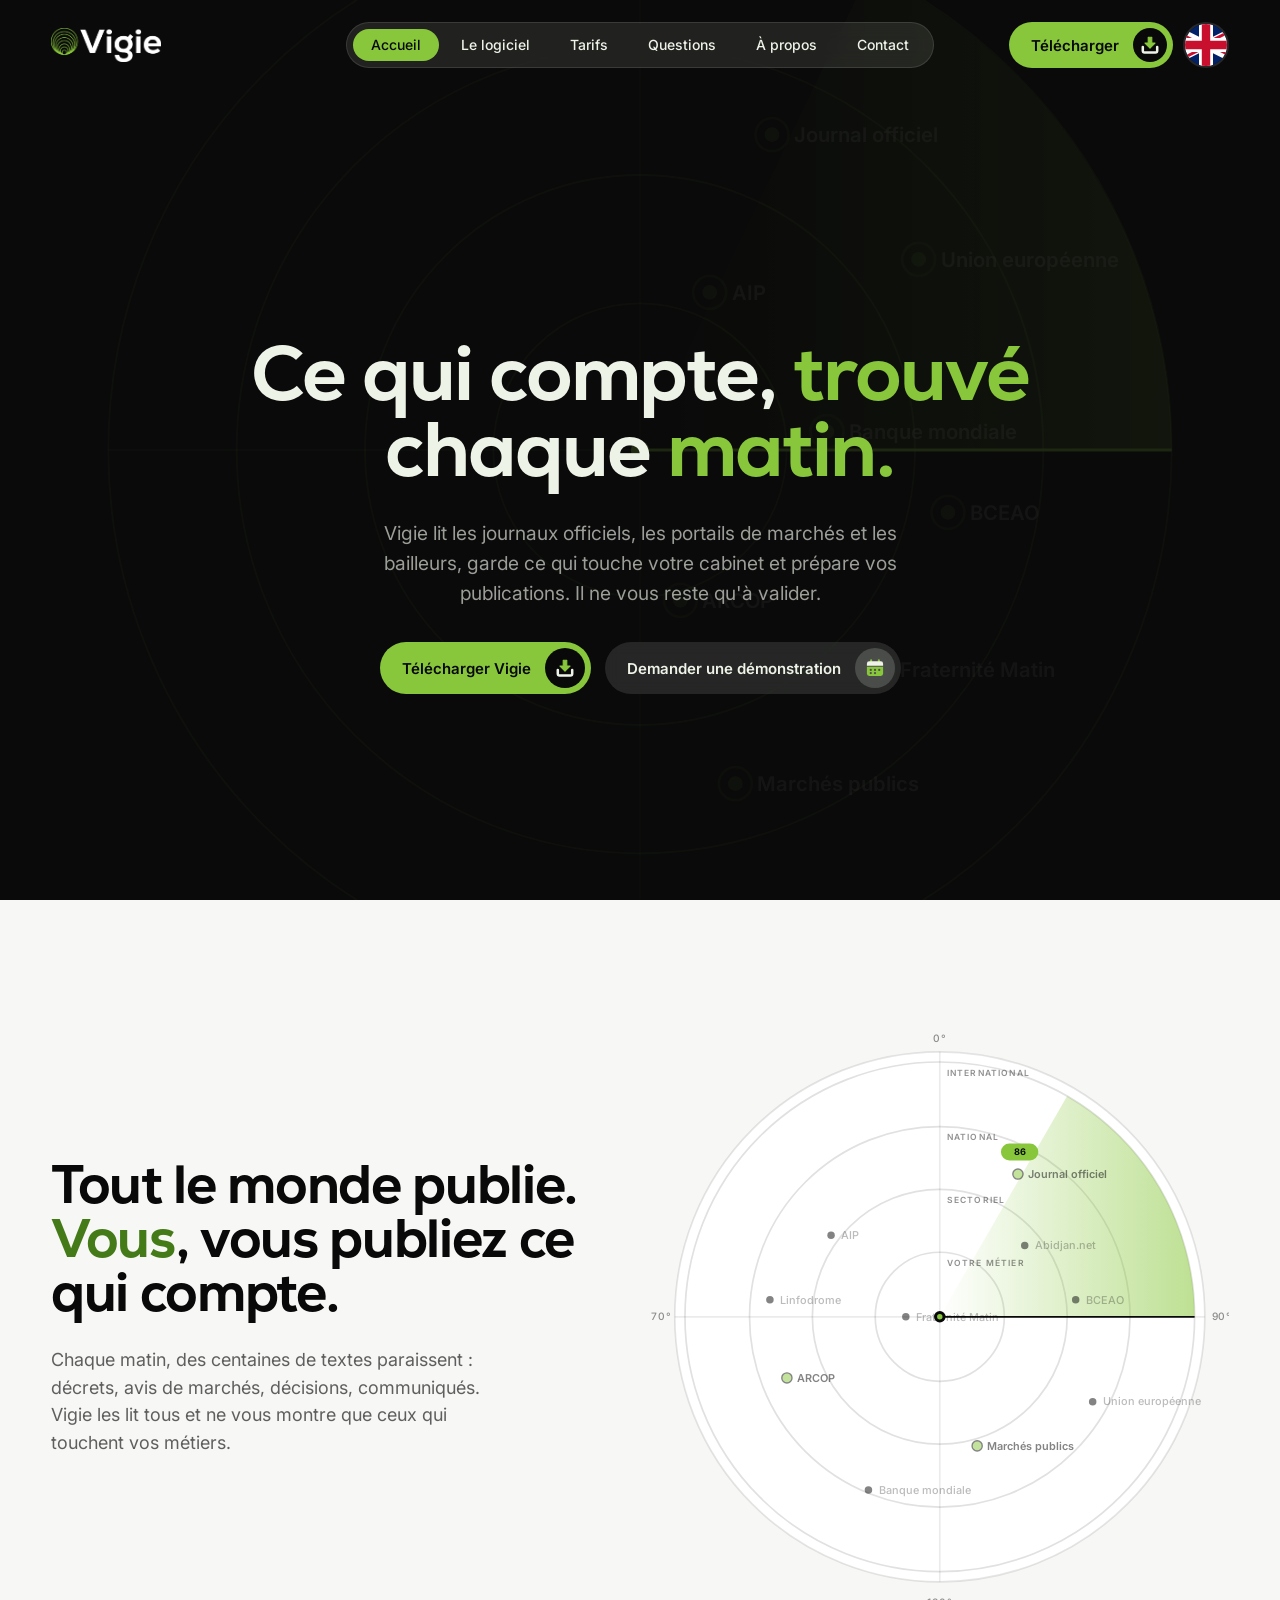
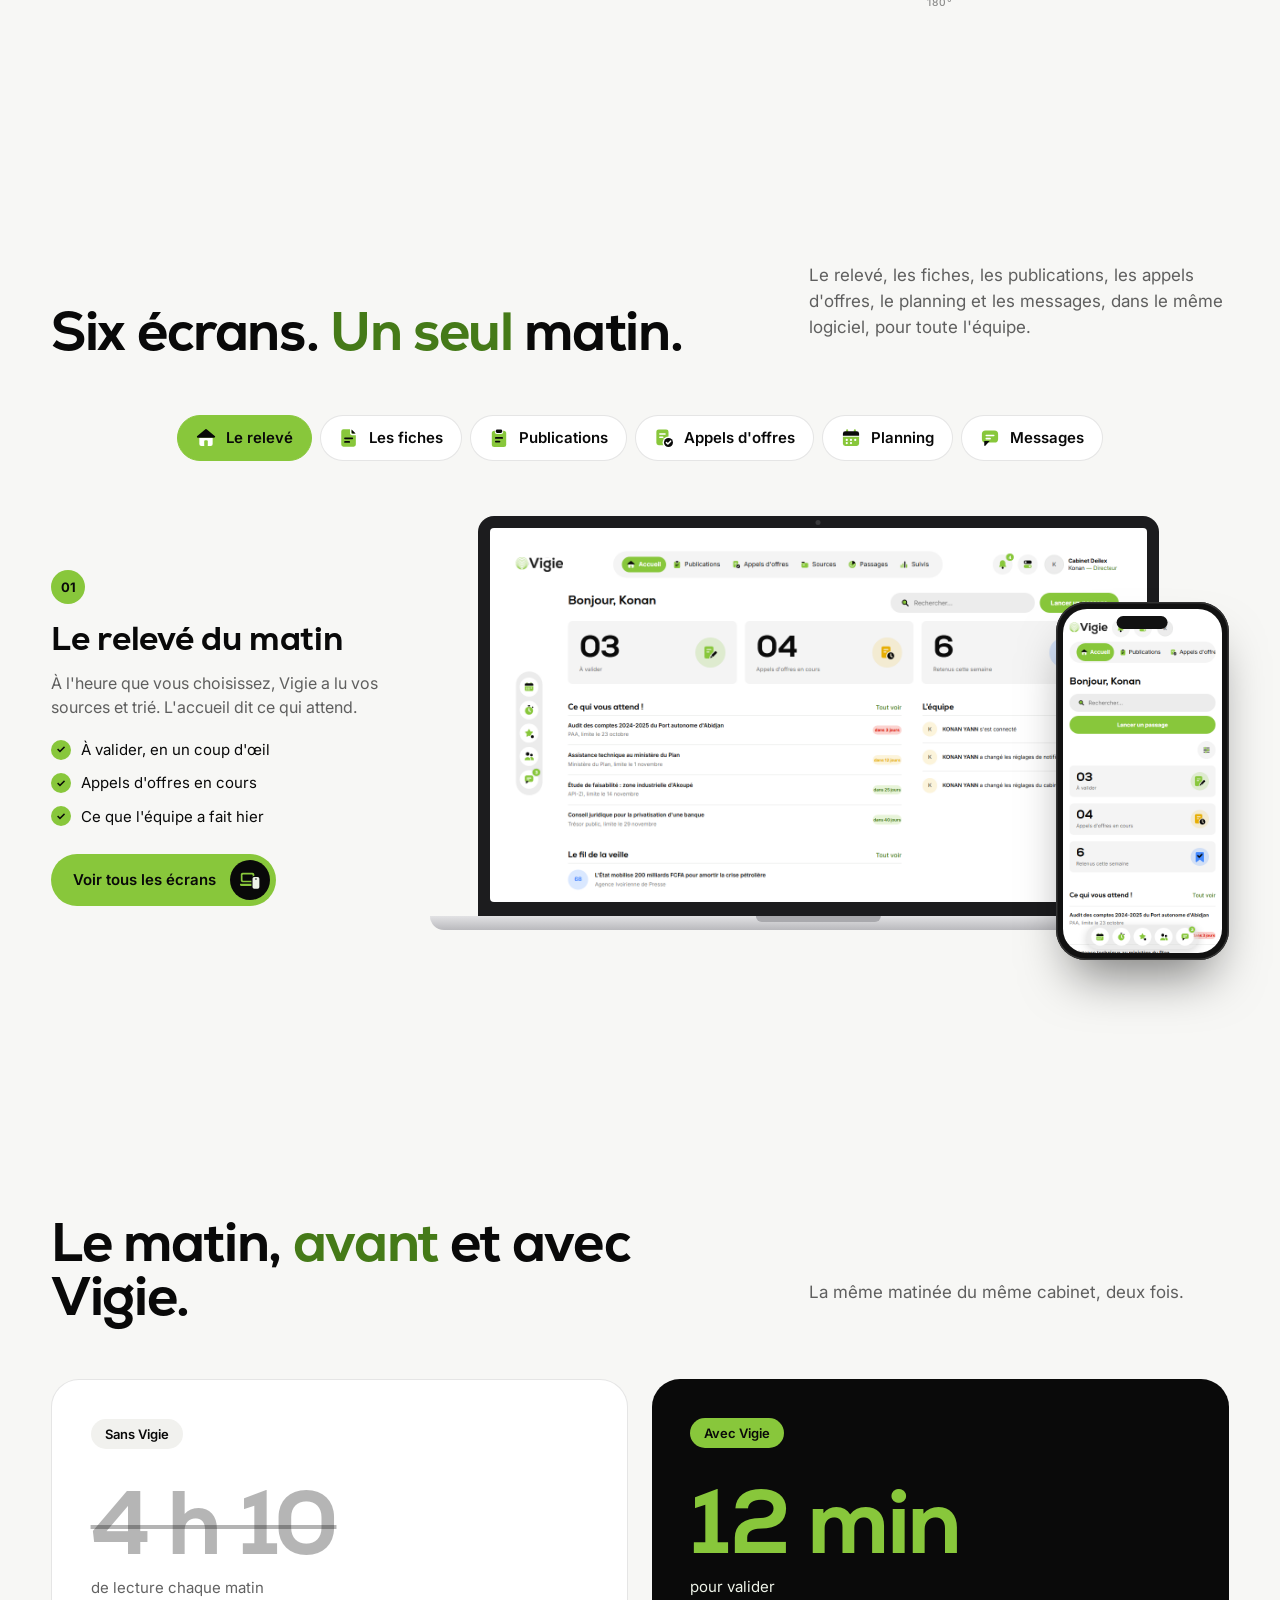
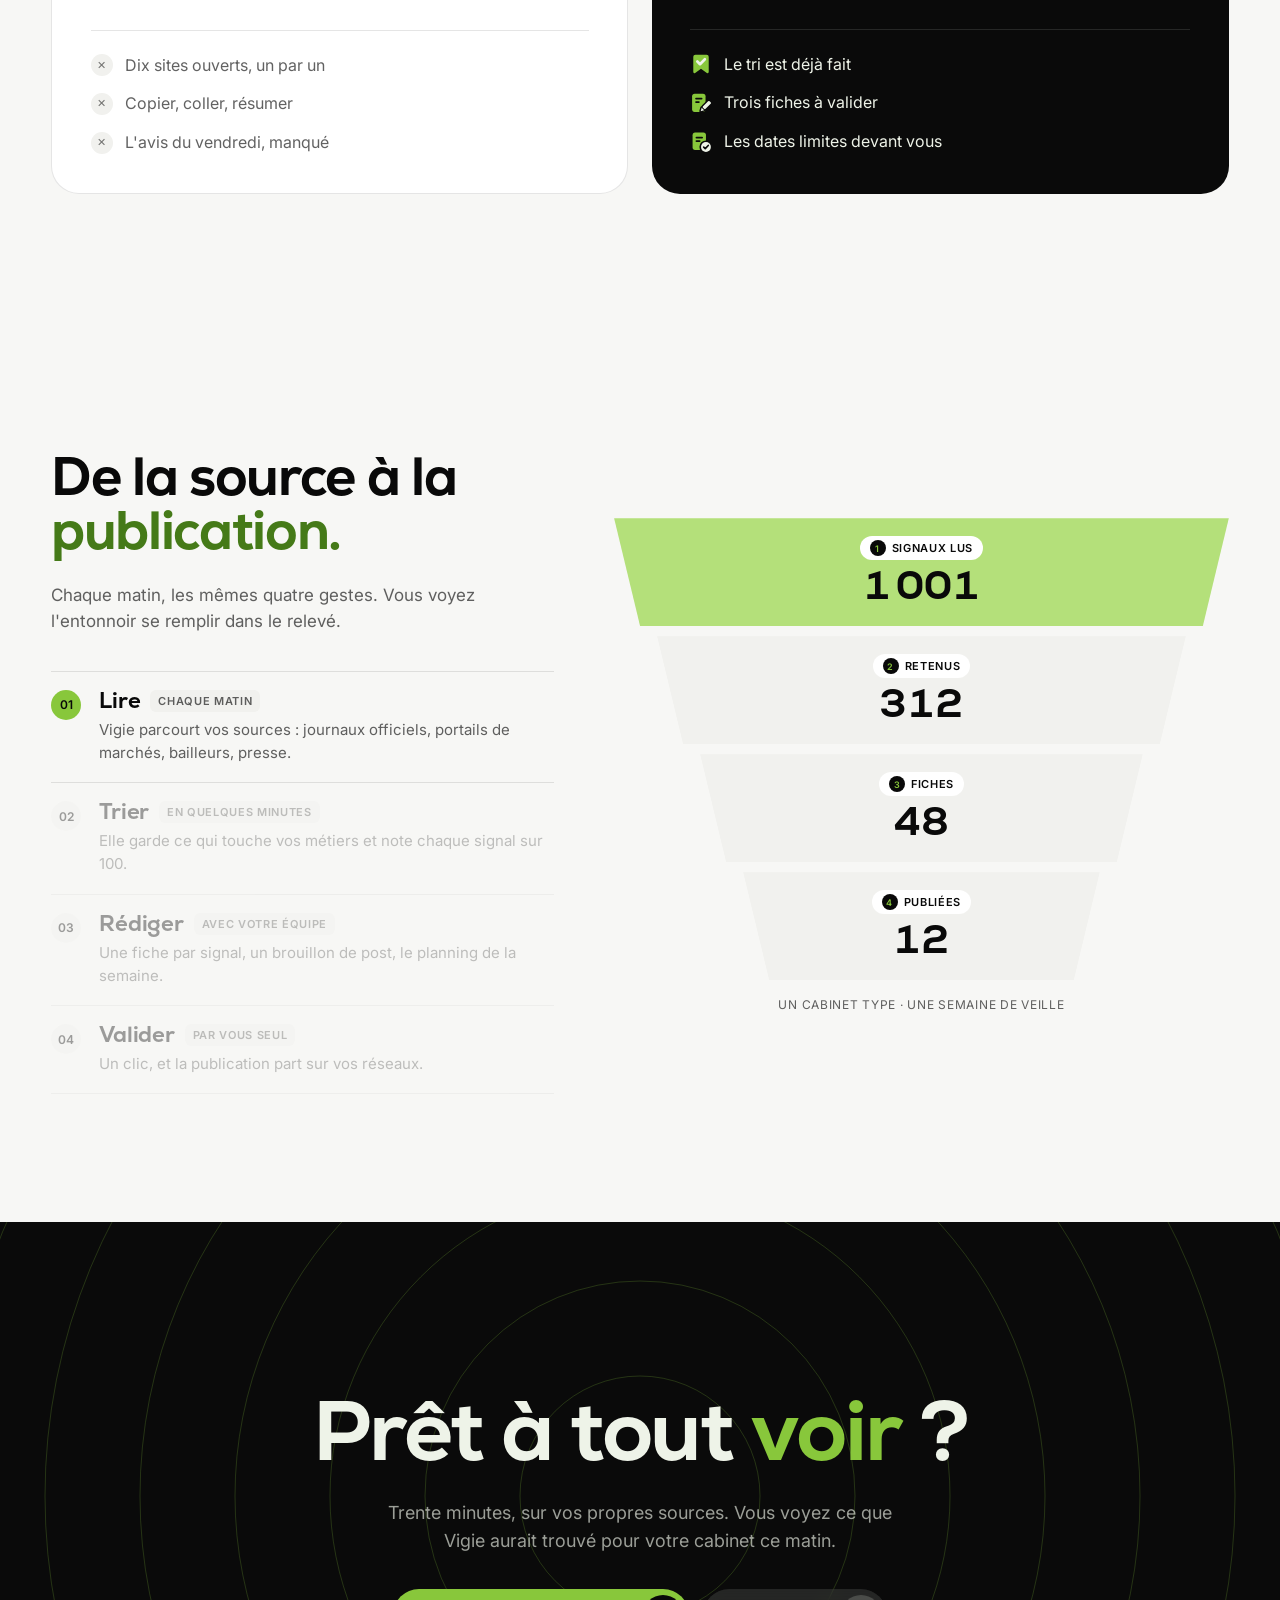
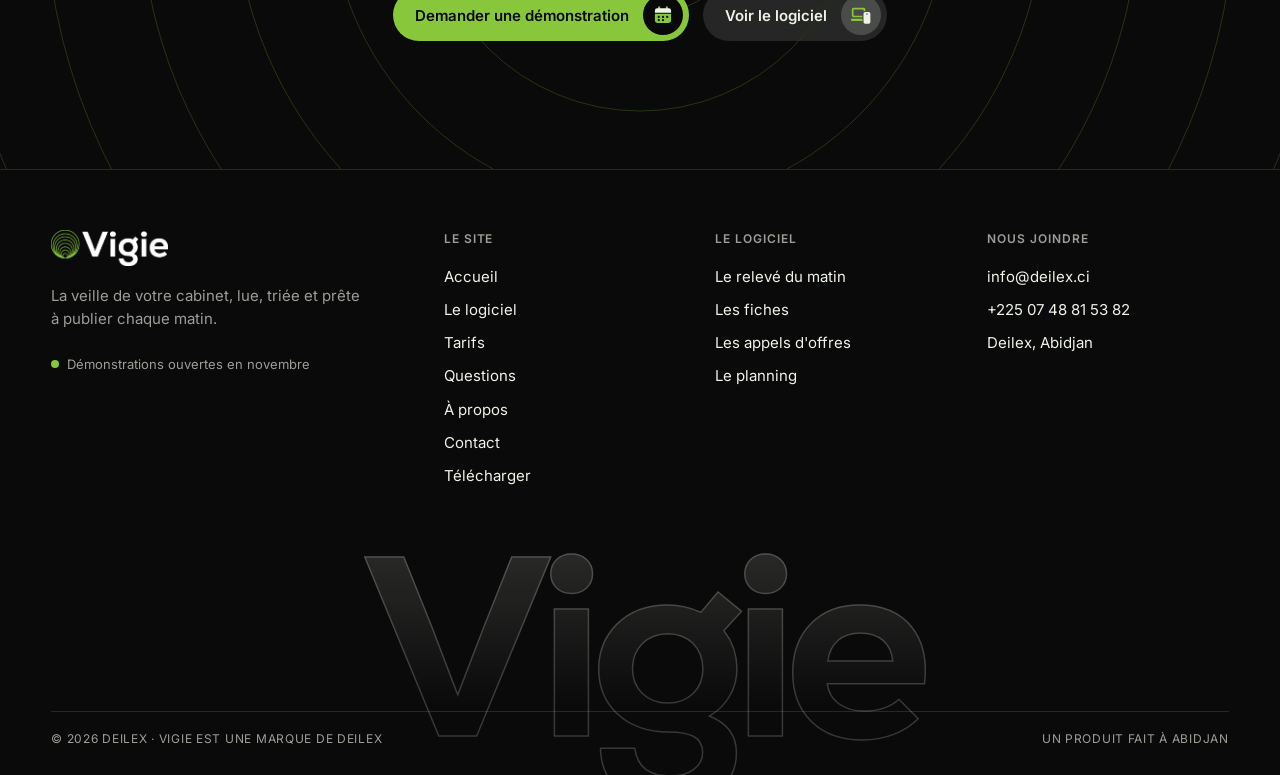
<file: index.html>
<!doctype html>
<html lang="fr">
<head>
<meta charset="utf-8">
<meta name="viewport" content="width=device-width, initial-scale=1">
<title>Vigie · la veille de votre cabinet, prête chaque matin</title>
<meta name="description" content="Vigie lit vos sources chaque matin, garde ce qui touche vos métiers et prépare vos publications. Un produit Deilex.">
<meta name="theme-color" content="#10180a">
<link rel="alternate" hreflang="fr" href="https://vigie.deilex.ci/index.html">
<link rel="alternate" hreflang="en" href="https://vigie.deilex.ci/en/index.html">
<link rel="icon" href="images/logo-vigie.svg">
<link rel="stylesheet" href="site.css">
<script src="site.js" defer></script>
</head>
<body>
<nav class="menu" aria-label="Pages du site">
  <a href="index.html" class="marque"><img src="images/logo-vigie-nuit.svg" alt="Vigie, accueil"></a>
  <div class="liens"><a href="index.html" aria-current="page">Accueil</a><a href="logiciel.html">Le logiciel</a><a href="tarifs.html">Tarifs</a><a href="questions.html">Questions</a><a href="a-propos.html">À propos</a><a href="contact.html">Contact</a></div>
  <div class="droite"><a class="bouton vert" href="telecharger.html"><span class="texte-bouton">Télécharger</span><span class="rond"><span class="ic ic-telecharger" aria-hidden="true"><i class="v" style="--p:url('images/icones/telecharger-vert.svg')"></i><i class="e" style="--p:url('images/icones/telecharger-encre.svg')"></i></span></span></a>
  <a class="langue" href="en/index.html" hreflang="en" lang="en" aria-label="English"><img src="images/drapeau-gb.svg" alt=""></a></div>
</nav>
<main>
<header class="heros accueil">
  <svg class="fond-radar" viewBox="0 0 600 600" aria-hidden="true">
  <defs><linearGradient id="balai-nuit" x1="0" y1="0" x2="1" y2="0">
    <stop offset="0%" stop-color="#88c73b" stop-opacity="0"/><stop offset="100%" stop-color="#88c73b" stop-opacity=".34"/>
  </linearGradient></defs>
  <circle class="anneau" cx="300" cy="300" r="290"/><circle class="anneau" cx="300" cy="300" r="220"/><circle class="anneau" cx="300" cy="300" r="150"/><circle class="anneau" cx="300" cy="300" r="80"/>
  <line class="croix" x1="10" y1="300" x2="590" y2="300"/><line class="croix" x1="300" y1="10" x2="300" y2="590"/>
  <g class="balai"><path d="M300 300 L590 300 A290 290 0 0 0 425 39 Z" fill="url(#balai-nuit)"/>
    <line x1="300" y1="300" x2="590" y2="300" stroke="#88c73b" stroke-width="1.6" stroke-opacity=".8"/></g>
  <circle cx="300" cy="300" r="5" fill="#88c73b"/>
  <g class="echo" style="animation-delay:-7.1s"><circle class="halo" cx="372" cy="128" r="9"/><circle cx="372" cy="128" r="4"/><text x="384" y="132">Journal officiel</text></g><g class="echo" style="animation-delay:-5.3s"><circle class="halo" cx="338" cy="214" r="9"/><circle cx="338" cy="214" r="4"/><text x="350" y="218">AIP</text></g><g class="echo" style="animation-delay:-3.9s"><circle class="halo" cx="322" cy="382" r="9"/><circle cx="322" cy="382" r="4"/><text x="334" y="386">ARCOP</text></g><g class="echo" style="animation-delay:-2.5s"><circle class="halo" cx="352" cy="482" r="9"/><circle cx="352" cy="482" r="4"/><text x="364" y="486">Marchés publics</text></g><g class="echo" style="animation-delay:-6.2s"><circle class="halo" cx="468" cy="334" r="9"/><circle cx="468" cy="334" r="4"/><text x="480" y="338">BCEAO</text></g><g class="echo" style="animation-delay:-4.4s"><circle class="halo" cx="402" cy="290" r="9"/><circle cx="402" cy="290" r="4"/><text x="414" y="294">Banque mondiale</text></g><g class="echo" style="animation-delay:-7.6s"><circle class="halo" cx="452" cy="196" r="9"/><circle cx="452" cy="196" r="4"/><text x="464" y="200">Union européenne</text></g><g class="echo" style="animation-delay:-1.6s"><circle class="halo" cx="430" cy="420" r="9"/><circle cx="430" cy="420" r="4"/><text x="442" y="424">Fraternité Matin</text></g>
</svg>
  <div class="contenu">
    <h1>Ce qui compte, <mark>trouvé</mark> chaque&nbsp;<mark>matin.</mark></h1>
    <p class="chapeau">Vigie lit les journaux officiels, les portails de marchés et les bailleurs, garde ce qui touche votre cabinet et prépare vos publications. Il ne vous reste qu'à valider.</p>
    <div class="boutons"><a class="bouton vert" href="telecharger.html">Télécharger Vigie<span class="rond"><span class="ic ic-telecharger" aria-hidden="true"><i class="v" style="--p:url('images/icones/telecharger-vert.svg')"></i><i class="e" style="--p:url('images/icones/telecharger-encre.svg')"></i></span></span></a>
      <a class="bouton verre" href="contact.html">Demander une démonstration<span class="rond"><span class="ic ic-planning" aria-hidden="true"><i class="v" style="--p:url('images/icones/planning-vert.svg')"></i><i class="e" style="--p:url('images/icones/planning-encre.svg')"></i></span></span></a></div>
  </div>
</header>
<section class="section"><div class="contenu">
  <div class="deux-radar">
    <div class="texte"><h2>Tout le monde publie. <mark>Vous</mark>, vous publiez ce qui compte.</h2>
      <p>Chaque matin, des centaines de textes paraissent : décrets, avis de marchés, décisions, communiqués. Vigie les lit tous et ne vous montre que ceux qui touchent vos métiers.</p>
    </div>
    <svg class="radar-clair" viewBox="-10 -10 340 340" role="img" aria-label="Le radar de Vigie : les sources suivies, du métier du cabinet à l'international">
  <defs><linearGradient id="balai-clair" x1="0" y1="0" x2="1" y2="0">
    <stop offset="0%" stop-color="#88c73b" stop-opacity="0"/><stop offset="100%" stop-color="#88c73b" stop-opacity=".55"/>
  </linearGradient></defs>
  <circle class="disque" cx="160" cy="160" r="156"/>
  <circle class="anneau" cx="160" cy="160" r="150"/><circle class="anneau" cx="160" cy="160" r="112"/><circle class="anneau" cx="160" cy="160" r="75"/><circle class="anneau" cx="160" cy="160" r="38"/>
  <line class="croix" x1="4" y1="160" x2="316" y2="160"/><line class="croix" x1="160" y1="4" x2="160" y2="316"/>
  <g class="balai"><path d="M160 160 L310 160 A150 150 0 0 0 235 30 Z" fill="url(#balai-clair)"/>
    <line x1="160" y1="160" x2="310" y2="160" stroke="#090909" stroke-width="1"/></g>
  <text class="cercle-nom" x="164" y="18">INTERNATIONAL</text><text class="cercle-nom" x="164" y="56">NATIONAL</text><text class="cercle-nom" x="164" y="93">SECTORIEL</text><text class="cercle-nom" x="164" y="130">VOTRE MÉTIER</text>
  <text class="graduation" x="160" y="-2" text-anchor="middle">0°</text>
  <text class="graduation" x="326" y="162" text-anchor="middle">90°</text>
  <text class="graduation" x="160" y="330" text-anchor="middle">180°</text>
  <text class="graduation" x="-6" y="162" text-anchor="middle">270°</text>
  <g class="echo-clair" style="animation-delay: -1.19s"><circle class="halo-clair" cx="206" cy="76" r="7"/><circle class="point fort" cx="206" cy="76" r="3"/><text class="nom" x="212" y="78.2">Journal officiel</text></g><g class="echo-clair" style="animation-delay: -2.78s"><circle class="halo-clair" cx="96" cy="112" r="7"/><circle class="point" cx="96" cy="112" r="2.2"/><text class="nom leger" x="102" y="114.2">AIP</text></g><g class="echo-clair" style="animation-delay: -0.14s"><circle class="halo-clair" cx="240" cy="150" r="7"/><circle class="point" cx="240" cy="150" r="2.2"/><text class="nom leger" x="246" y="152.2">BCEAO</text></g><g class="echo-clair" style="animation-delay: -3.92s"><circle class="halo-clair" cx="70" cy="196" r="7"/><circle class="point fort" cx="70" cy="196" r="3"/><text class="nom" x="76" y="198.2">ARCOP</text></g><g class="echo-clair" style="animation-delay: -5.56s"><circle class="halo-clair" cx="182" cy="236" r="7"/><circle class="point fort" cx="182" cy="236" r="3"/><text class="nom" x="188" y="238.2">Marchés publics</text></g><g class="echo-clair" style="animation-delay: -4.81s"><circle class="halo-clair" cx="118" cy="262" r="7"/><circle class="point" cx="118" cy="262" r="2.2"/><text class="nom leger" x="124" y="264.2">Banque mondiale</text></g><g class="echo-clair" style="animation-delay: -6.44s"><circle class="halo-clair" cx="250" cy="210" r="7"/><circle class="point" cx="250" cy="210" r="2.2"/><text class="nom leger" x="256" y="212.2">Union européenne</text></g><g class="echo-clair" style="animation-delay: -3.5s"><circle class="halo-clair" cx="140" cy="160" r="7"/><circle class="point" cx="140" cy="160" r="2.2"/><text class="nom leger" x="146" y="162.2">Fraternité Matin</text></g><g class="echo-clair" style="animation-delay: -0.78s"><circle class="halo-clair" cx="210" cy="118" r="7"/><circle class="point" cx="210" cy="118" r="2.2"/><text class="nom leger" x="216" y="120.2">Abidjan.net</text></g><g class="echo-clair" style="animation-delay: -3.39s"><circle class="halo-clair" cx="60" cy="150" r="7"/><circle class="point" cx="60" cy="150" r="2.2"/><text class="nom leger" x="66" y="152.2">Linfodrome</text></g>
  <rect class="etiq-note" x="196" y="58" width="22" height="10" rx="5"/><text class="etiq-texte" x="207" y="65" text-anchor="middle">86</text>
  <circle cx="160" cy="160" r="3.4" fill="#090909"/><circle cx="160" cy="160" r="1.6" fill="#88c73b"/>
</svg>
  </div>
</div></section>

<section class="section" id="logiciel"><div class="contenu">
  <div class="tete-section"><div><h2>Six écrans. <mark>Un seul</mark> matin.</h2></div>
    <p>Le relevé, les fiches, les publications, les appels d'offres, le planning et les messages, dans le même logiciel, pour toute l'équipe.</p></div>
  <div class="onglets-ecrans"><input type="radio" name="c-onglet" id="co0" checked><input type="radio" name="c-onglet" id="co1"><input type="radio" name="c-onglet" id="co2"><input type="radio" name="c-onglet" id="co3"><input type="radio" name="c-onglet" id="co4"><input type="radio" name="c-onglet" id="co5"><div class="barre-onglets" role="group" aria-label="Les parties du logiciel"><label for="co0"><span class="ic ic-accueil" aria-hidden="true"><i class="v" style="--p:url('images/icones/accueil-vert.svg')"></i><i class="e" style="--p:url('images/icones/accueil-encre.svg')"></i></span><span>Le relevé</span></label><label for="co1"><span class="ic ic-document" aria-hidden="true"><i class="v" style="--p:url('images/icones/document-vert.svg')"></i><i class="e" style="--p:url('images/icones/document-encre.svg')"></i></span><span>Les fiches</span></label><label for="co2"><span class="ic ic-publications" aria-hidden="true"><i class="v" style="--p:url('images/icones/publications-vert.svg')"></i><i class="e" style="--p:url('images/icones/publications-encre.svg')"></i></span><span>Publications</span></label><label for="co3"><span class="ic ic-appels-offres" aria-hidden="true"><i class="v" style="--p:url('images/icones/appels-offres-vert.svg')"></i><i class="e" style="--p:url('images/icones/appels-offres-encre.svg')"></i></span><span>Appels d'offres</span></label><label for="co4"><span class="ic ic-planning" aria-hidden="true"><i class="v" style="--p:url('images/icones/planning-vert.svg')"></i><i class="e" style="--p:url('images/icones/planning-encre.svg')"></i></span><span>Planning</span></label><label for="co5"><span class="ic ic-messages" aria-hidden="true"><i class="v" style="--p:url('images/icones/messages-vert.svg')"></i><i class="e" style="--p:url('images/icones/messages-encre.svg')"></i></span><span>Messages</span></label></div><div class="panneaux-onglets"><article class="panneau-onglet">
  <div class="texte-onglet"><span class="num-onglet">01</span><h3>Le relevé du matin</h3><p>À l'heure que vous choisissez, Vigie a lu vos sources et trié. L'accueil dit ce qui attend.</p><ul><li>À valider, en un coup d'œil</li><li>Appels d'offres en cours</li><li>Ce que l'équipe a fait hier</li></ul><a class="bouton vert" href="logiciel.html#ecrans">Voir tous les écrans<span class="rond"><span class="ic ic-appareils" aria-hidden="true"><i class="v" style="--p:url('images/icones/appareils-vert.svg')"></i><i class="e" style="--p:url('images/icones/appareils-encre.svg')"></i></span></span></a></div>
  <div class="appareils portable">
    <div class="ordinateur"><div class="ecran-app"><div class="vitre"><img src="images/ecran-accueil.png" alt="Le relevé du matin, dans Vigie (données inventées)" loading="lazy"></div></div><div class="socle"></div></div>
    <div class="telephone"><div class="vitre-tel"><img src="images/telephone-accueil.png" alt="" loading="lazy"></div></div>
  </div>
</article><article class="panneau-onglet">
  <div class="texte-onglet"><span class="num-onglet">02</span><h3>Une fiche par signal</h3><p>Le titre, la source, la note sur 100 et la synthèse. Votre équipe y écrit le post et en parle.</p><ul><li>Brouillon proposé par Vigie</li><li>Déclinaison par réseau</li><li>Conversation de l'équipe</li></ul><a class="bouton vert" href="logiciel.html#ecrans">Voir tous les écrans<span class="rond"><span class="ic ic-appareils" aria-hidden="true"><i class="v" style="--p:url('images/icones/appareils-vert.svg')"></i><i class="e" style="--p:url('images/icones/appareils-encre.svg')"></i></span></span></a></div>
  <div class="appareils bureau">
    <div class="ordinateur"><div class="ecran-app"><div class="vitre"><img src="images/ecran-fiche.png" alt="Une fiche par signal, dans Vigie (données inventées)" loading="lazy"></div></div><div class="pied-ecran"></div><div class="base-ecran"></div></div>
    <div class="telephone"><div class="vitre-tel"><img src="images/telephone-fiche.png" alt="" loading="lazy"></div></div>
  </div>
</article><article class="panneau-onglet">
  <div class="texte-onglet"><span class="num-onglet">03</span><h3>Les publications</h3><p>Toutes les fiches, du brouillon à la publication. Vous voyez ce qui attend votre validation.</p><ul><li>Filtres par statut</li><li>Validation en un clic</li><li>Partage vers vos réseaux</li></ul><a class="bouton vert" href="logiciel.html#ecrans">Voir tous les écrans<span class="rond"><span class="ic ic-appareils" aria-hidden="true"><i class="v" style="--p:url('images/icones/appareils-vert.svg')"></i><i class="e" style="--p:url('images/icones/appareils-encre.svg')"></i></span></span></a></div>
  <div class="appareils portable">
    <div class="ordinateur"><div class="ecran-app"><div class="vitre"><img src="images/ecran-publications.png" alt="Les publications, dans Vigie (données inventées)" loading="lazy"></div></div><div class="socle"></div></div>
    <div class="telephone"><div class="vitre-tel"><img src="images/telephone-publications.png" alt="" loading="lazy"></div></div>
  </div>
</article><article class="panneau-onglet">
  <div class="texte-onglet"><span class="num-onglet">04</span><h3>Les appels d'offres</h3><p>Les avis de marchés et des bailleurs qui touchent vos métiers, avec leur date limite.</p><ul><li>Portail des marchés publics</li><li>Banque mondiale, Union européenne</li><li>Suivi de chaque affaire</li></ul><a class="bouton vert" href="logiciel.html#ecrans">Voir tous les écrans<span class="rond"><span class="ic ic-appareils" aria-hidden="true"><i class="v" style="--p:url('images/icones/appareils-vert.svg')"></i><i class="e" style="--p:url('images/icones/appareils-encre.svg')"></i></span></span></a></div>
  <div class="appareils bureau">
    <div class="ordinateur"><div class="ecran-app"><div class="vitre"><img src="images/ecran-appels.png" alt="Les appels d'offres, dans Vigie (données inventées)" loading="lazy"></div></div><div class="pied-ecran"></div><div class="base-ecran"></div></div>
    <div class="telephone"><div class="vitre-tel"><img src="images/telephone-appels.png" alt="" loading="lazy"></div></div>
  </div>
</article><article class="panneau-onglet">
  <div class="texte-onglet"><span class="num-onglet">05</span><h3>Le planning</h3><p>La semaine en sept colonnes, une carte par publication, l'heure et le réseau dessus.</p><ul><li>Ajout en un clic</li><li>Filtres par réseau</li><li>Impression en PDF</li></ul><a class="bouton vert" href="logiciel.html#ecrans">Voir tous les écrans<span class="rond"><span class="ic ic-appareils" aria-hidden="true"><i class="v" style="--p:url('images/icones/appareils-vert.svg')"></i><i class="e" style="--p:url('images/icones/appareils-encre.svg')"></i></span></span></a></div>
  <div class="appareils portable">
    <div class="ordinateur"><div class="ecran-app"><div class="vitre"><img src="images/ecran-planning.png" alt="Le planning, dans Vigie (données inventées)" loading="lazy"></div></div><div class="socle"></div></div>
    <div class="telephone"><div class="vitre-tel"><img src="images/telephone-planning.png" alt="" loading="lazy"></div></div>
  </div>
</article><article class="panneau-onglet">
  <div class="texte-onglet"><span class="num-onglet">06</span><h3>Les messages</h3><p>Une conversation par personne de l'équipe. Les mentions faites sous une fiche y arrivent aussi.</p><ul><li>Sur téléphone comme au bureau</li><li>Mentions avec lien vers la fiche</li><li>Chacun ne lit que ses messages</li></ul><a class="bouton vert" href="logiciel.html#ecrans">Voir tous les écrans<span class="rond"><span class="ic ic-appareils" aria-hidden="true"><i class="v" style="--p:url('images/icones/appareils-vert.svg')"></i><i class="e" style="--p:url('images/icones/appareils-encre.svg')"></i></span></span></a></div>
  <div class="appareils bureau">
    <div class="ordinateur"><div class="ecran-app"><div class="vitre"><img src="images/ecran-messages.png" alt="Les messages, dans Vigie (données inventées)" loading="lazy"></div></div><div class="pied-ecran"></div><div class="base-ecran"></div></div>
    <div class="telephone"><div class="vitre-tel"><img src="images/telephone-messages.png" alt="" loading="lazy"></div></div>
  </div>
</article></div></div>
</div></section>

<section class="section"><div class="contenu">
  <div class="tete-section"><div><h2>Le matin, <mark>avant</mark> et avec Vigie.</h2></div>
    <p>La même matinée du même cabinet, deux fois.</p></div>
  <div class="deux-matinees">
    <article class="matinee sans"><span class="pastille-matinee">Sans Vigie</span>
      <b class="duree">4 h 10</b><span class="sous-duree">de lecture chaque matin</span>
      <ul><li>Dix sites ouverts, un par un</li><li>Copier, coller, résumer</li><li>L'avis du vendredi, manqué</li></ul></article>
    <article class="matinee avec"><span class="pastille-matinee">Avec Vigie</span>
      <b class="duree">12 min</b><span class="sous-duree">pour valider</span>
      <ul><li><span class="ic ic-retenus" aria-hidden="true"><i class="v" style="--p:url('images/icones/retenus-vert.svg')"></i><i class="e" style="--p:url('images/icones/retenus-encre.svg')"></i></span>Le tri est déjà fait</li><li><span class="ic ic-a-valider" aria-hidden="true"><i class="v" style="--p:url('images/icones/a-valider-vert.svg')"></i><i class="e" style="--p:url('images/icones/a-valider-encre.svg')"></i></span>Trois fiches à valider</li><li><span class="ic ic-appels-offres" aria-hidden="true"><i class="v" style="--p:url('images/icones/appels-offres-vert.svg')"></i><i class="e" style="--p:url('images/icones/appels-offres-encre.svg')"></i></span>Les dates limites devant vous</li></ul></article>
  </div>
</div></section>

<section class="section"><div class="contenu"><div class="entonnoir-deux">
  <div class="texte"><h2>De la source à la <mark>publication.</mark></h2>
    <p>Chaque matin, les mêmes quatre gestes. Vous voyez l'entonnoir se remplir dans le relevé.</p>
    <ol class="pas-liste"><li><span class="num">01</span><div><h3>Lire <small>chaque matin</small></h3><p>Vigie parcourt vos sources : journaux officiels, portails de marchés, bailleurs, presse.</p></div></li><li><span class="num">02</span><div><h3>Trier <small>en quelques minutes</small></h3><p>Elle garde ce qui touche vos métiers et note chaque signal sur 100.</p></div></li><li><span class="num">03</span><div><h3>Rédiger <small>avec votre équipe</small></h3><p>Une fiche par signal, un brouillon de post, le planning de la semaine.</p></div></li><li><span class="num">04</span><div><h3>Valider <small>par vous seul</small></h3><p>Un clic, et la publication part sur vos réseaux.</p></div></li></ol></div>
  <div><div class="entonnoir"><div class="etage" style="--l:100%"><span class="nom-etage"><i>1</i>Signaux lus</span><b data-compte="1284">1 284</b></div><div class="etage" style="--l:86%"><span class="nom-etage"><i>2</i>Retenus</span><b data-compte="312">312</b></div><div class="etage" style="--l:72%"><span class="nom-etage"><i>3</i>Fiches</span><b data-compte="48">48</b></div><div class="etage" style="--l:58%"><span class="nom-etage"><i>4</i>Publiées</span><b data-compte="12">12</b></div></div><p class="legende-entonnoir">Un cabinet type · une semaine de veille</p></div>
</div></div></section>

<section class="appel-final nuit">
  <svg class="anneaux" viewBox="0 0 1400 1400" aria-hidden="true"><circle cx="700" cy="700" r="120"/><circle cx="700" cy="700" r="215"/><circle cx="700" cy="700" r="310"/><circle cx="700" cy="700" r="405"/><circle cx="700" cy="700" r="500"/><circle cx="700" cy="700" r="595"/><circle cx="700" cy="700" r="690"/></svg>
  <div class="contenu">
    <h2>Prêt à tout <mark>voir</mark> ?</h2>
    <p>Trente minutes, sur vos propres sources. Vous voyez ce que Vigie aurait trouvé pour votre cabinet ce matin.</p>
    <div class="boutons"><a class="bouton vert" href="contact.html">Demander une démonstration<span class="rond"><span class="ic ic-planning" aria-hidden="true"><i class="v" style="--p:url('images/icones/planning-vert.svg')"></i><i class="e" style="--p:url('images/icones/planning-encre.svg')"></i></span></span></a>
      <a class="bouton verre" href="logiciel.html">Voir le logiciel<span class="rond"><span class="ic ic-appareils" aria-hidden="true"><i class="v" style="--p:url('images/icones/appareils-vert.svg')"></i><i class="e" style="--p:url('images/icones/appareils-encre.svg')"></i></span></span></a></div>
  </div>
</section>
</main>
<footer class="pied">
  <div class="contenu">
    <div class="colonnes">
      <div><a href="index.html" class="marque"><img src="images/logo-vigie-nuit.svg" alt="Vigie"></a>
        <p>La veille de votre cabinet, lue, triée et prête à publier chaque matin.</p>
        <span class="disponible">Démonstrations ouvertes en novembre</span></div>
      <div><h4>Le site</h4><a href="index.html">Accueil</a><a href="logiciel.html">Le logiciel</a><a href="tarifs.html">Tarifs</a><a href="questions.html">Questions</a><a href="a-propos.html">À propos</a><a href="contact.html">Contact</a><a href="telecharger.html">Télécharger</a></div>
      <div><h4>Le logiciel</h4>
        <a href="logiciel.html">Le relevé du matin</a>
        <a href="logiciel.html">Les fiches</a>
        <a href="logiciel.html">Les appels d'offres</a>
        <a href="logiciel.html">Le planning</a></div>
      <div><h4>Nous joindre</h4><a href="mailto:info@deilex.ci">info@deilex.ci</a>
        <a href="tel:+2250748815382">+225 07 48 81 53 82</a>
        <a href="a-propos.html">Deilex, Abidjan</a></div>
    </div>
  </div>
  <span class="nom-geant" aria-hidden="true">Vigie</span>
  <div class="contenu"><div class="ligne-basse">
    <span>© 2026 Deilex · Vigie est une marque de Deilex</span>
    <span>Un produit fait à Abidjan</span>
  </div></div>
</footer>
</body>
</html>
</file>
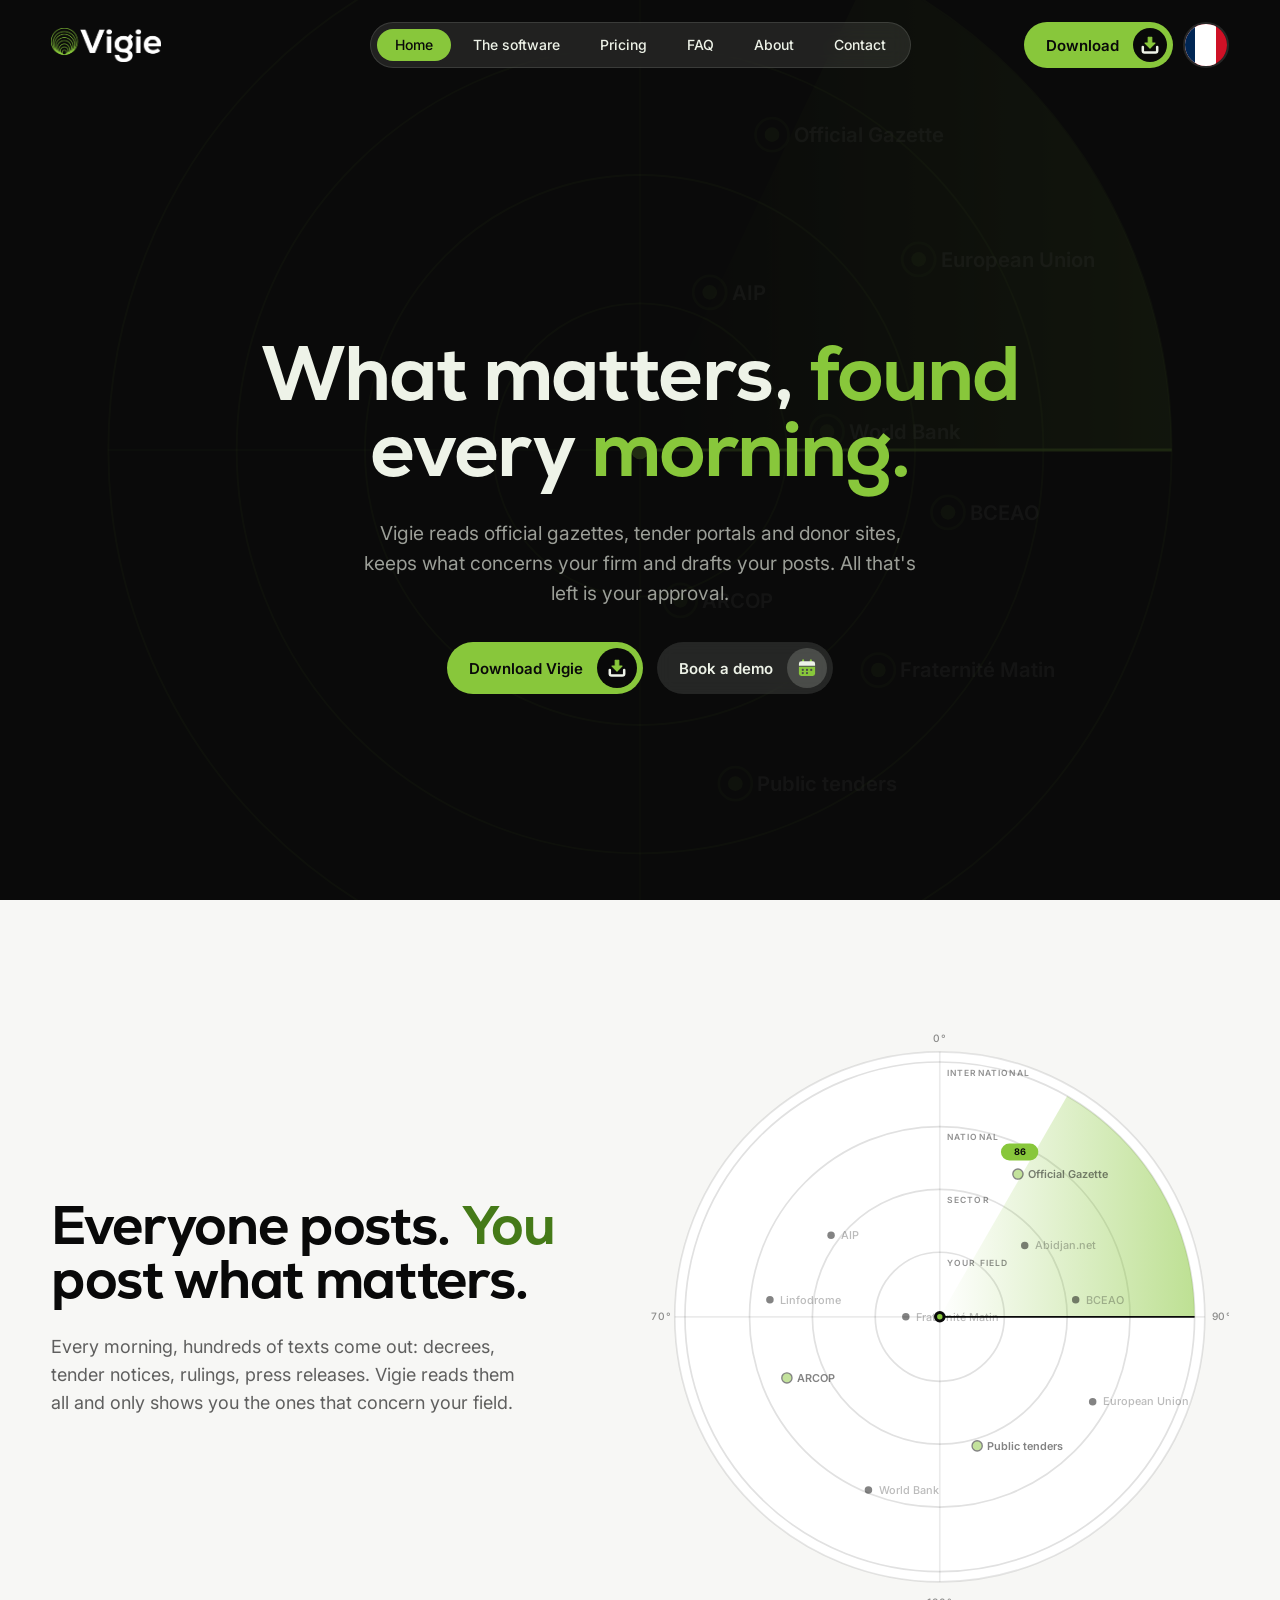
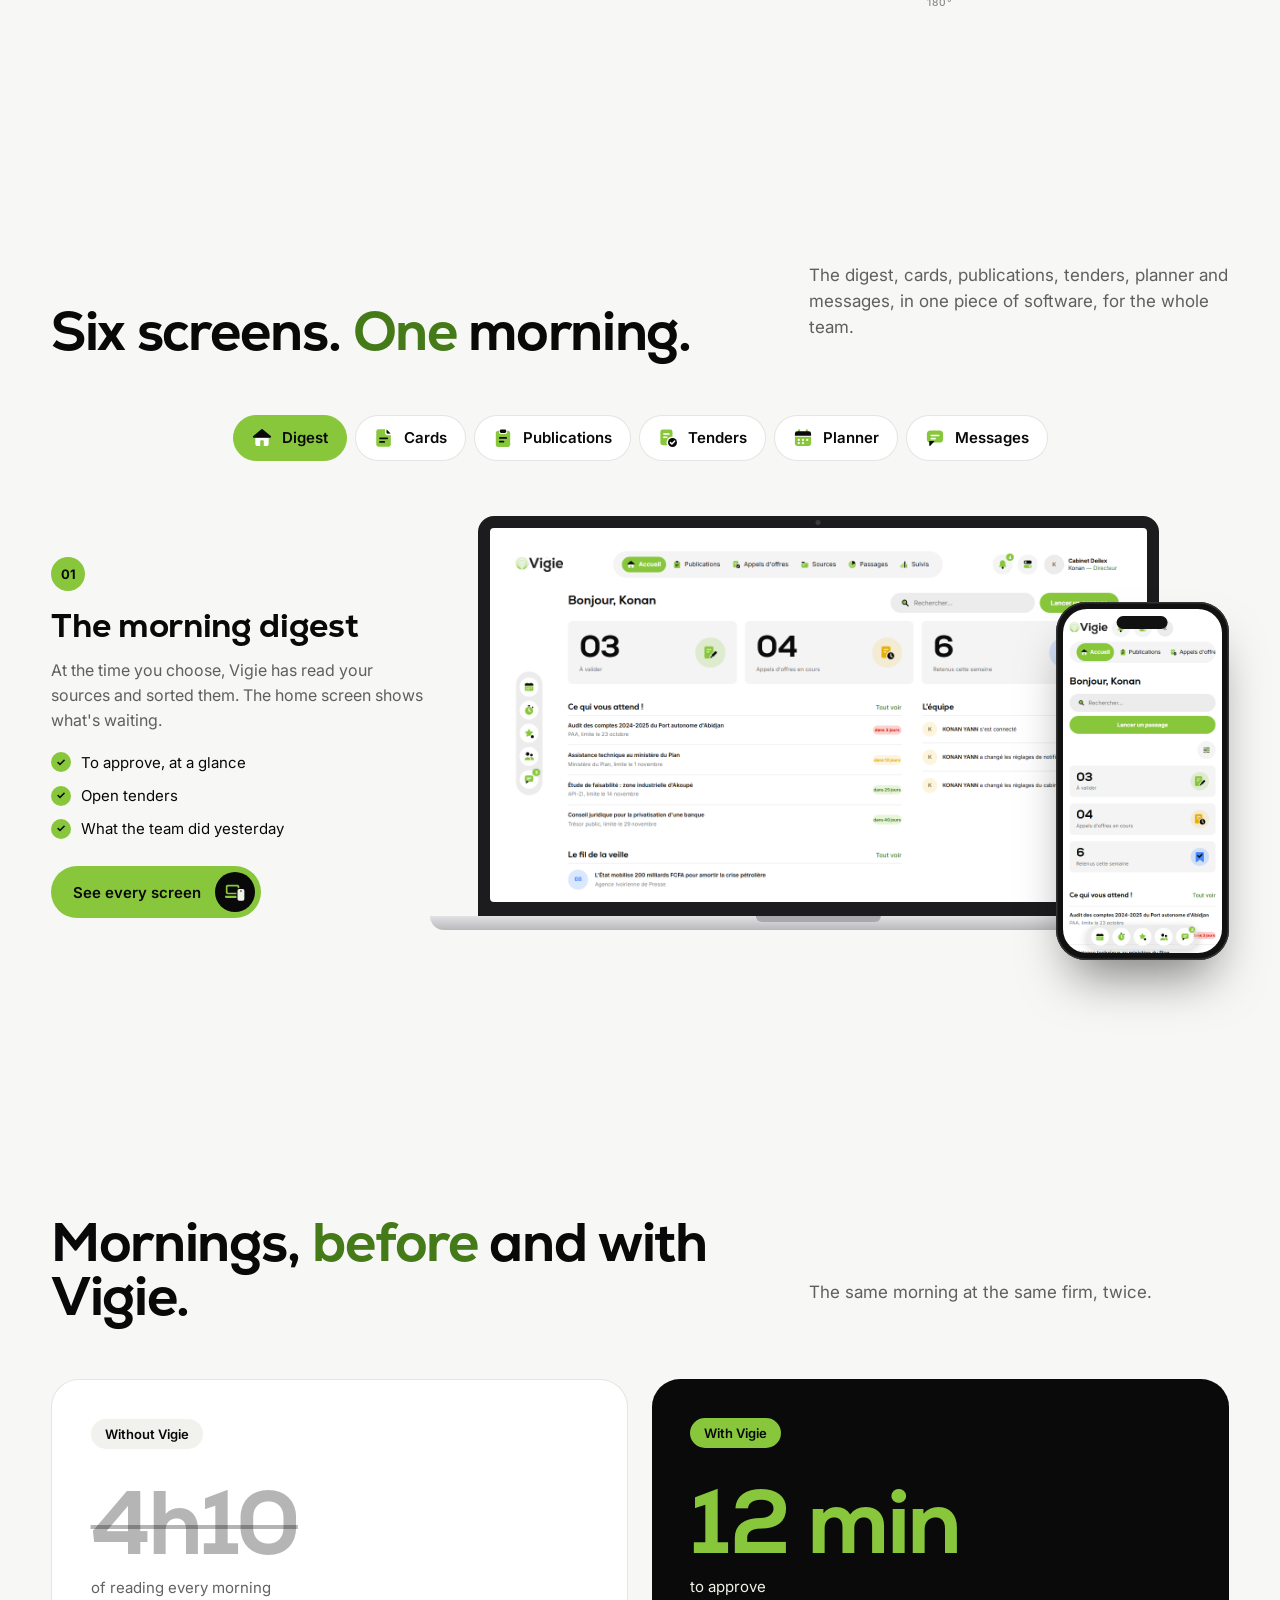
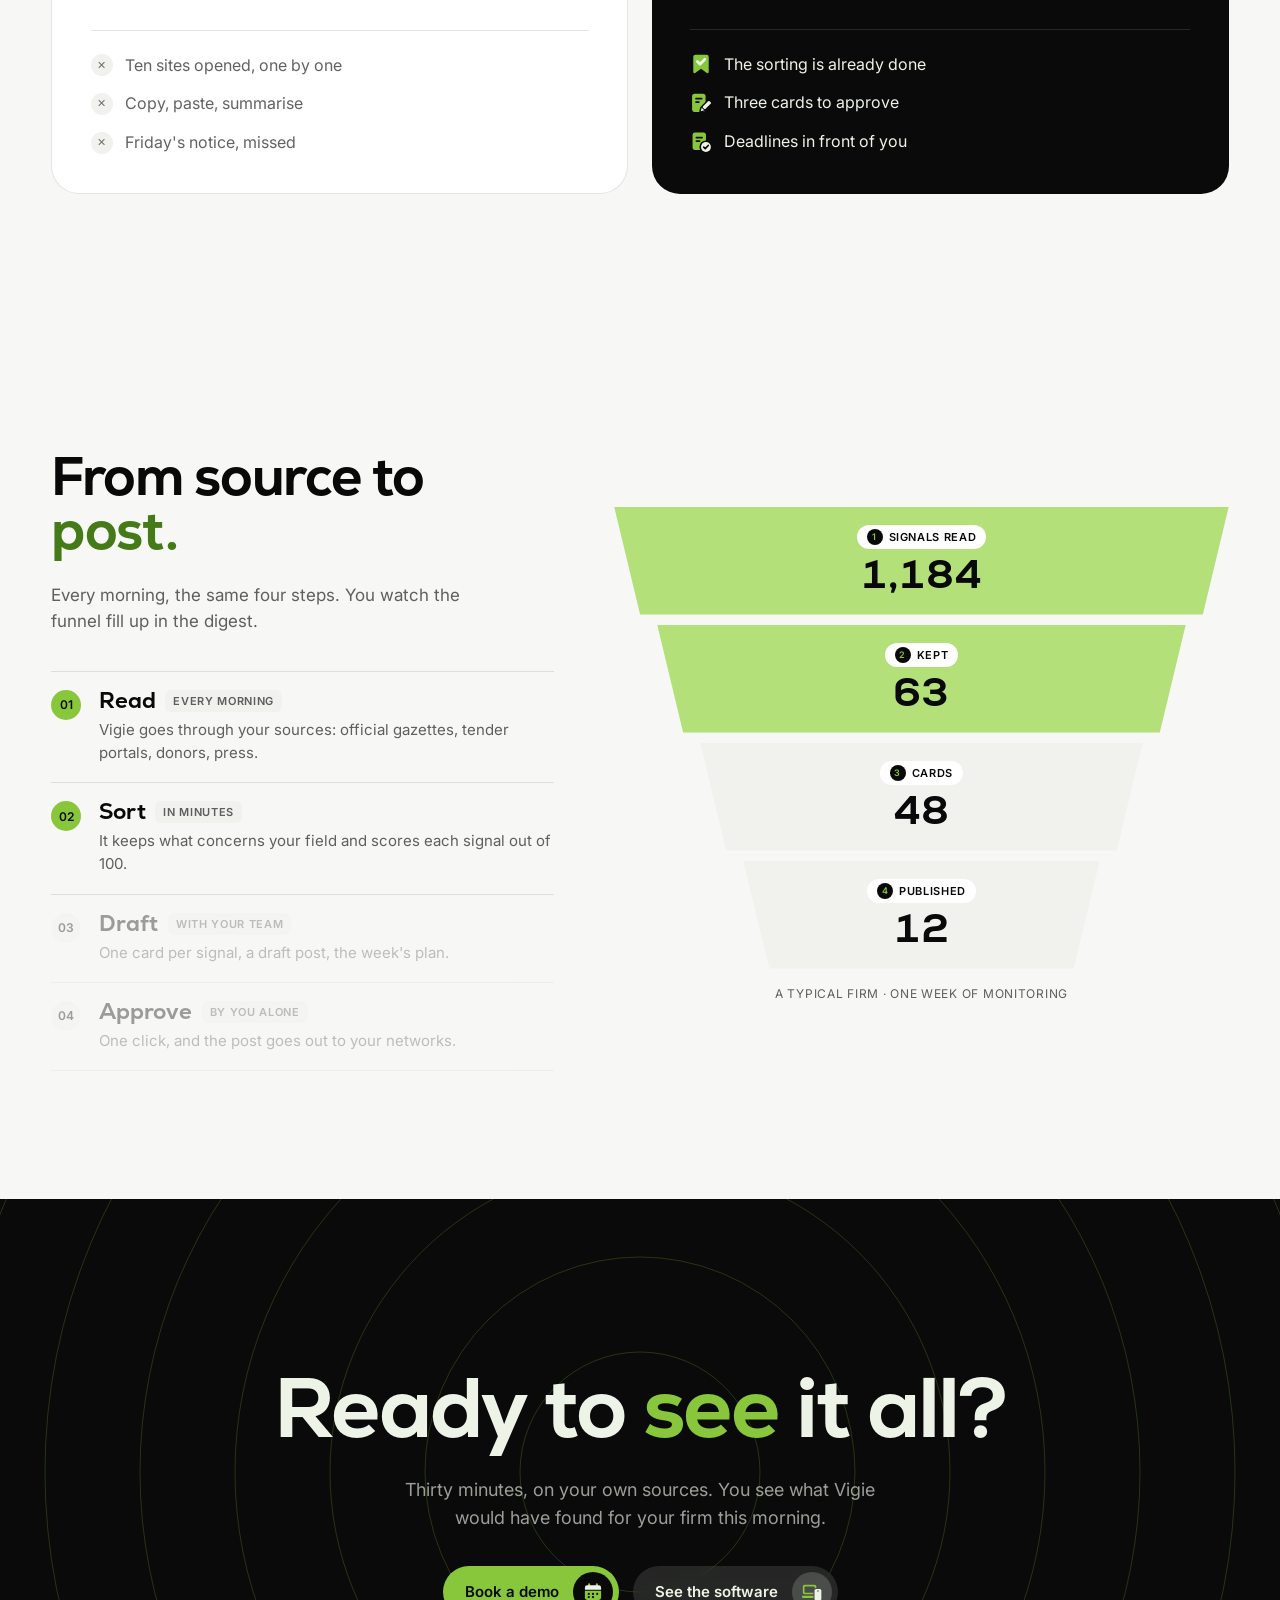
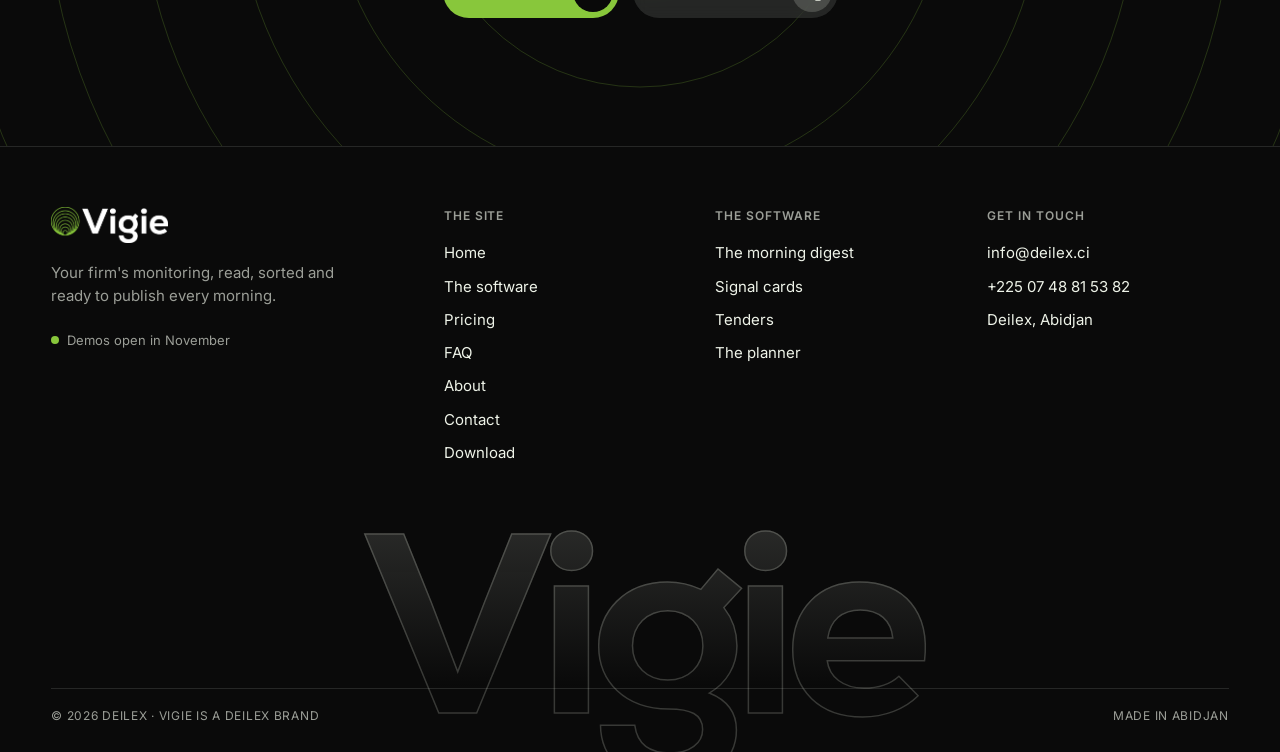
<file: en/index.html>
<!doctype html>
<html lang="en">
<head>
<meta charset="utf-8">
<meta name="viewport" content="width=device-width, initial-scale=1">
<title>Vigie · your firm's monitoring, ready every morning</title>
<meta name="description" content="Vigie reads your sources every morning, keeps what concerns your field and drafts your posts. A Deilex product.">
<meta name="theme-color" content="#10180a">
<link rel="alternate" hreflang="fr" href="https://vigie.deilex.ci/index.html">
<link rel="alternate" hreflang="en" href="https://vigie.deilex.ci/en/index.html">
<link rel="icon" href="../images/logo-vigie.svg">
<link rel="stylesheet" href="../site.css">
<script src="../site.js" defer></script>
</head>
<body>
<nav class="menu" aria-label="Site pages">
  <a href="index.html" class="marque"><img src="../images/logo-vigie-nuit.svg" alt="Vigie, home"></a>
  <div class="liens"><a href="index.html" aria-current="page">Home</a><a href="logiciel.html">The software</a><a href="tarifs.html">Pricing</a><a href="questions.html">FAQ</a><a href="a-propos.html">About</a><a href="contact.html">Contact</a></div>
  <div class="droite"><a class="bouton vert" href="telecharger.html"><span class="texte-bouton">Download</span><span class="rond"><span class="ic ic-telecharger" aria-hidden="true"><i class="v" style="--p:url('../images/icones/telecharger-vert.svg')"></i><i class="e" style="--p:url('../images/icones/telecharger-encre.svg')"></i></span></span></a>
  <a class="langue" href="../index.html" hreflang="fr" lang="fr" aria-label="Français"><img src="../images/drapeau-fr.svg" alt=""></a></div>
</nav>
<main>
<header class="heros accueil">
  <svg class="fond-radar" viewBox="0 0 600 600" aria-hidden="true">
  <defs><linearGradient id="balai-nuit" x1="0" y1="0" x2="1" y2="0">
    <stop offset="0%" stop-color="#88c73b" stop-opacity="0"/><stop offset="100%" stop-color="#88c73b" stop-opacity=".34"/>
  </linearGradient></defs>
  <circle class="anneau" cx="300" cy="300" r="290"/><circle class="anneau" cx="300" cy="300" r="220"/><circle class="anneau" cx="300" cy="300" r="150"/><circle class="anneau" cx="300" cy="300" r="80"/>
  <line class="croix" x1="10" y1="300" x2="590" y2="300"/><line class="croix" x1="300" y1="10" x2="300" y2="590"/>
  <g class="balai"><path d="M300 300 L590 300 A290 290 0 0 0 425 39 Z" fill="url(#balai-nuit)"/>
    <line x1="300" y1="300" x2="590" y2="300" stroke="#88c73b" stroke-width="1.6" stroke-opacity=".8"/></g>
  <circle cx="300" cy="300" r="5" fill="#88c73b"/>
  <g class="echo" style="animation-delay:-7.1s"><circle class="halo" cx="372" cy="128" r="9"/><circle cx="372" cy="128" r="4"/><text x="384" y="132">Official Gazette</text></g><g class="echo" style="animation-delay:-5.3s"><circle class="halo" cx="338" cy="214" r="9"/><circle cx="338" cy="214" r="4"/><text x="350" y="218">AIP</text></g><g class="echo" style="animation-delay:-3.9s"><circle class="halo" cx="322" cy="382" r="9"/><circle cx="322" cy="382" r="4"/><text x="334" y="386">ARCOP</text></g><g class="echo" style="animation-delay:-2.5s"><circle class="halo" cx="352" cy="482" r="9"/><circle cx="352" cy="482" r="4"/><text x="364" y="486">Public tenders</text></g><g class="echo" style="animation-delay:-6.2s"><circle class="halo" cx="468" cy="334" r="9"/><circle cx="468" cy="334" r="4"/><text x="480" y="338">BCEAO</text></g><g class="echo" style="animation-delay:-4.4s"><circle class="halo" cx="402" cy="290" r="9"/><circle cx="402" cy="290" r="4"/><text x="414" y="294">World Bank</text></g><g class="echo" style="animation-delay:-7.6s"><circle class="halo" cx="452" cy="196" r="9"/><circle cx="452" cy="196" r="4"/><text x="464" y="200">European Union</text></g><g class="echo" style="animation-delay:-1.6s"><circle class="halo" cx="430" cy="420" r="9"/><circle cx="430" cy="420" r="4"/><text x="442" y="424">Fraternité Matin</text></g>
</svg>
  <div class="contenu">
    <h1>What matters, <mark>found</mark> every&nbsp;<mark>morning.</mark></h1>
    <p class="chapeau">Vigie reads official gazettes, tender portals and donor sites, keeps what concerns your firm and drafts your posts. All that's left is your approval.</p>
    <div class="boutons"><a class="bouton vert" href="telecharger.html">Download Vigie<span class="rond"><span class="ic ic-telecharger" aria-hidden="true"><i class="v" style="--p:url('../images/icones/telecharger-vert.svg')"></i><i class="e" style="--p:url('../images/icones/telecharger-encre.svg')"></i></span></span></a>
      <a class="bouton verre" href="contact.html">Book a demo<span class="rond"><span class="ic ic-planning" aria-hidden="true"><i class="v" style="--p:url('../images/icones/planning-vert.svg')"></i><i class="e" style="--p:url('../images/icones/planning-encre.svg')"></i></span></span></a></div>
  </div>
</header>
<section class="section"><div class="contenu">
  <div class="deux-radar">
    <div class="texte"><h2>Everyone posts. <mark>You</mark> post what matters.</h2>
      <p>Every morning, hundreds of texts come out: decrees, tender notices, rulings, press releases. Vigie reads them all and only shows you the ones that concern your field.</p>
    </div>
    <svg class="radar-clair" viewBox="-10 -10 340 340" role="img" aria-label="Vigie's radar: the sources it monitors, from your field to international">
  <defs><linearGradient id="balai-clair" x1="0" y1="0" x2="1" y2="0">
    <stop offset="0%" stop-color="#88c73b" stop-opacity="0"/><stop offset="100%" stop-color="#88c73b" stop-opacity=".55"/>
  </linearGradient></defs>
  <circle class="disque" cx="160" cy="160" r="156"/>
  <circle class="anneau" cx="160" cy="160" r="150"/><circle class="anneau" cx="160" cy="160" r="112"/><circle class="anneau" cx="160" cy="160" r="75"/><circle class="anneau" cx="160" cy="160" r="38"/>
  <line class="croix" x1="4" y1="160" x2="316" y2="160"/><line class="croix" x1="160" y1="4" x2="160" y2="316"/>
  <g class="balai"><path d="M160 160 L310 160 A150 150 0 0 0 235 30 Z" fill="url(#balai-clair)"/>
    <line x1="160" y1="160" x2="310" y2="160" stroke="#090909" stroke-width="1"/></g>
  <text class="cercle-nom" x="164" y="18">INTERNATIONAL</text><text class="cercle-nom" x="164" y="56">NATIONAL</text><text class="cercle-nom" x="164" y="93">SECTOR</text><text class="cercle-nom" x="164" y="130">YOUR FIELD</text>
  <text class="graduation" x="160" y="-2" text-anchor="middle">0°</text>
  <text class="graduation" x="326" y="162" text-anchor="middle">90°</text>
  <text class="graduation" x="160" y="330" text-anchor="middle">180°</text>
  <text class="graduation" x="-6" y="162" text-anchor="middle">270°</text>
  <g class="echo-clair" style="animation-delay: -1.19s"><circle class="halo-clair" cx="206" cy="76" r="7"/><circle class="point fort" cx="206" cy="76" r="3"/><text class="nom" x="212" y="78.2">Official Gazette</text></g><g class="echo-clair" style="animation-delay: -2.78s"><circle class="halo-clair" cx="96" cy="112" r="7"/><circle class="point" cx="96" cy="112" r="2.2"/><text class="nom leger" x="102" y="114.2">AIP</text></g><g class="echo-clair" style="animation-delay: -0.14s"><circle class="halo-clair" cx="240" cy="150" r="7"/><circle class="point" cx="240" cy="150" r="2.2"/><text class="nom leger" x="246" y="152.2">BCEAO</text></g><g class="echo-clair" style="animation-delay: -3.92s"><circle class="halo-clair" cx="70" cy="196" r="7"/><circle class="point fort" cx="70" cy="196" r="3"/><text class="nom" x="76" y="198.2">ARCOP</text></g><g class="echo-clair" style="animation-delay: -5.56s"><circle class="halo-clair" cx="182" cy="236" r="7"/><circle class="point fort" cx="182" cy="236" r="3"/><text class="nom" x="188" y="238.2">Public tenders</text></g><g class="echo-clair" style="animation-delay: -4.81s"><circle class="halo-clair" cx="118" cy="262" r="7"/><circle class="point" cx="118" cy="262" r="2.2"/><text class="nom leger" x="124" y="264.2">World Bank</text></g><g class="echo-clair" style="animation-delay: -6.44s"><circle class="halo-clair" cx="250" cy="210" r="7"/><circle class="point" cx="250" cy="210" r="2.2"/><text class="nom leger" x="256" y="212.2">European Union</text></g><g class="echo-clair" style="animation-delay: -3.5s"><circle class="halo-clair" cx="140" cy="160" r="7"/><circle class="point" cx="140" cy="160" r="2.2"/><text class="nom leger" x="146" y="162.2">Fraternité Matin</text></g><g class="echo-clair" style="animation-delay: -0.78s"><circle class="halo-clair" cx="210" cy="118" r="7"/><circle class="point" cx="210" cy="118" r="2.2"/><text class="nom leger" x="216" y="120.2">Abidjan.net</text></g><g class="echo-clair" style="animation-delay: -3.39s"><circle class="halo-clair" cx="60" cy="150" r="7"/><circle class="point" cx="60" cy="150" r="2.2"/><text class="nom leger" x="66" y="152.2">Linfodrome</text></g>
  <rect class="etiq-note" x="196" y="58" width="22" height="10" rx="5"/><text class="etiq-texte" x="207" y="65" text-anchor="middle">86</text>
  <circle cx="160" cy="160" r="3.4" fill="#090909"/><circle cx="160" cy="160" r="1.6" fill="#88c73b"/>
</svg>
  </div>
</div></section>

<section class="section" id="logiciel"><div class="contenu">
  <div class="tete-section"><div><h2>Six screens. <mark>One</mark> morning.</h2></div>
    <p>The digest, cards, publications, tenders, planner and messages, in one piece of software, for the whole team.</p></div>
  <div class="onglets-ecrans"><input type="radio" name="c-onglet" id="co0" checked><input type="radio" name="c-onglet" id="co1"><input type="radio" name="c-onglet" id="co2"><input type="radio" name="c-onglet" id="co3"><input type="radio" name="c-onglet" id="co4"><input type="radio" name="c-onglet" id="co5"><div class="barre-onglets" role="group" aria-label="Parts of the software"><label for="co0"><span class="ic ic-accueil" aria-hidden="true"><i class="v" style="--p:url('../images/icones/accueil-vert.svg')"></i><i class="e" style="--p:url('../images/icones/accueil-encre.svg')"></i></span><span>Digest</span></label><label for="co1"><span class="ic ic-document" aria-hidden="true"><i class="v" style="--p:url('../images/icones/document-vert.svg')"></i><i class="e" style="--p:url('../images/icones/document-encre.svg')"></i></span><span>Cards</span></label><label for="co2"><span class="ic ic-publications" aria-hidden="true"><i class="v" style="--p:url('../images/icones/publications-vert.svg')"></i><i class="e" style="--p:url('../images/icones/publications-encre.svg')"></i></span><span>Publications</span></label><label for="co3"><span class="ic ic-appels-offres" aria-hidden="true"><i class="v" style="--p:url('../images/icones/appels-offres-vert.svg')"></i><i class="e" style="--p:url('../images/icones/appels-offres-encre.svg')"></i></span><span>Tenders</span></label><label for="co4"><span class="ic ic-planning" aria-hidden="true"><i class="v" style="--p:url('../images/icones/planning-vert.svg')"></i><i class="e" style="--p:url('../images/icones/planning-encre.svg')"></i></span><span>Planner</span></label><label for="co5"><span class="ic ic-messages" aria-hidden="true"><i class="v" style="--p:url('../images/icones/messages-vert.svg')"></i><i class="e" style="--p:url('../images/icones/messages-encre.svg')"></i></span><span>Messages</span></label></div><div class="panneaux-onglets"><article class="panneau-onglet">
  <div class="texte-onglet"><span class="num-onglet">01</span><h3>The morning digest</h3><p>At the time you choose, Vigie has read your sources and sorted them. The home screen shows what's waiting.</p><ul><li>To approve, at a glance</li><li>Open tenders</li><li>What the team did yesterday</li></ul><a class="bouton vert" href="logiciel.html#ecrans">See every screen<span class="rond"><span class="ic ic-appareils" aria-hidden="true"><i class="v" style="--p:url('../images/icones/appareils-vert.svg')"></i><i class="e" style="--p:url('../images/icones/appareils-encre.svg')"></i></span></span></a></div>
  <div class="appareils portable">
    <div class="ordinateur"><div class="ecran-app"><div class="vitre"><img src="../images/ecran-accueil.png" alt="The morning digest, in Vigie (sample data, interface in French)" loading="lazy"></div></div><div class="socle"></div></div>
    <div class="telephone"><div class="vitre-tel"><img src="../images/telephone-accueil.png" alt="" loading="lazy"></div></div>
  </div>
</article><article class="panneau-onglet">
  <div class="texte-onglet"><span class="num-onglet">02</span><h3>One card per signal</h3><p>The title, the source, a score out of 100 and a summary. Your team writes the post there and discusses it.</p><ul><li>Draft suggested by Vigie</li><li>One version per network</li><li>Team conversation</li></ul><a class="bouton vert" href="logiciel.html#ecrans">See every screen<span class="rond"><span class="ic ic-appareils" aria-hidden="true"><i class="v" style="--p:url('../images/icones/appareils-vert.svg')"></i><i class="e" style="--p:url('../images/icones/appareils-encre.svg')"></i></span></span></a></div>
  <div class="appareils bureau">
    <div class="ordinateur"><div class="ecran-app"><div class="vitre"><img src="../images/ecran-fiche.png" alt="One card per signal, in Vigie (sample data, interface in French)" loading="lazy"></div></div><div class="pied-ecran"></div><div class="base-ecran"></div></div>
    <div class="telephone"><div class="vitre-tel"><img src="../images/telephone-fiche.png" alt="" loading="lazy"></div></div>
  </div>
</article><article class="panneau-onglet">
  <div class="texte-onglet"><span class="num-onglet">03</span><h3>Publications</h3><p>Every card, from draft to published. You see what is waiting for your approval.</p><ul><li>Filter by status</li><li>One-click approval</li><li>Share to your networks</li></ul><a class="bouton vert" href="logiciel.html#ecrans">See every screen<span class="rond"><span class="ic ic-appareils" aria-hidden="true"><i class="v" style="--p:url('../images/icones/appareils-vert.svg')"></i><i class="e" style="--p:url('../images/icones/appareils-encre.svg')"></i></span></span></a></div>
  <div class="appareils portable">
    <div class="ordinateur"><div class="ecran-app"><div class="vitre"><img src="../images/ecran-publications.png" alt="Publications, in Vigie (sample data, interface in French)" loading="lazy"></div></div><div class="socle"></div></div>
    <div class="telephone"><div class="vitre-tel"><img src="../images/telephone-publications.png" alt="" loading="lazy"></div></div>
  </div>
</article><article class="panneau-onglet">
  <div class="texte-onglet"><span class="num-onglet">04</span><h3>Tenders</h3><p>Public procurement and donor notices in your field, with their deadline.</p><ul><li>Public procurement portal</li><li>World Bank, European Union</li><li>Track every bid</li></ul><a class="bouton vert" href="logiciel.html#ecrans">See every screen<span class="rond"><span class="ic ic-appareils" aria-hidden="true"><i class="v" style="--p:url('../images/icones/appareils-vert.svg')"></i><i class="e" style="--p:url('../images/icones/appareils-encre.svg')"></i></span></span></a></div>
  <div class="appareils bureau">
    <div class="ordinateur"><div class="ecran-app"><div class="vitre"><img src="../images/ecran-appels.png" alt="Tenders, in Vigie (sample data, interface in French)" loading="lazy"></div></div><div class="pied-ecran"></div><div class="base-ecran"></div></div>
    <div class="telephone"><div class="vitre-tel"><img src="../images/telephone-appels.png" alt="" loading="lazy"></div></div>
  </div>
</article><article class="panneau-onglet">
  <div class="texte-onglet"><span class="num-onglet">05</span><h3>The planner</h3><p>The week in seven columns, one card per post, with its time and network.</p><ul><li>Add in one click</li><li>Filter by network</li><li>Print to PDF</li></ul><a class="bouton vert" href="logiciel.html#ecrans">See every screen<span class="rond"><span class="ic ic-appareils" aria-hidden="true"><i class="v" style="--p:url('../images/icones/appareils-vert.svg')"></i><i class="e" style="--p:url('../images/icones/appareils-encre.svg')"></i></span></span></a></div>
  <div class="appareils portable">
    <div class="ordinateur"><div class="ecran-app"><div class="vitre"><img src="../images/ecran-planning.png" alt="The planner, in Vigie (sample data, interface in French)" loading="lazy"></div></div><div class="socle"></div></div>
    <div class="telephone"><div class="vitre-tel"><img src="../images/telephone-planning.png" alt="" loading="lazy"></div></div>
  </div>
</article><article class="panneau-onglet">
  <div class="texte-onglet"><span class="num-onglet">06</span><h3>Messages</h3><p>One conversation per teammate. Mentions made on a card show up there too.</p><ul><li>On your phone as at the office</li><li>Mentions link to the card</li><li>Everyone reads only their own messages</li></ul><a class="bouton vert" href="logiciel.html#ecrans">See every screen<span class="rond"><span class="ic ic-appareils" aria-hidden="true"><i class="v" style="--p:url('../images/icones/appareils-vert.svg')"></i><i class="e" style="--p:url('../images/icones/appareils-encre.svg')"></i></span></span></a></div>
  <div class="appareils bureau">
    <div class="ordinateur"><div class="ecran-app"><div class="vitre"><img src="../images/ecran-messages.png" alt="Messages, in Vigie (sample data, interface in French)" loading="lazy"></div></div><div class="pied-ecran"></div><div class="base-ecran"></div></div>
    <div class="telephone"><div class="vitre-tel"><img src="../images/telephone-messages.png" alt="" loading="lazy"></div></div>
  </div>
</article></div></div>
</div></section>

<section class="section"><div class="contenu">
  <div class="tete-section"><div><h2>Mornings, <mark>before</mark> and with Vigie.</h2></div>
    <p>The same morning at the same firm, twice.</p></div>
  <div class="deux-matinees">
    <article class="matinee sans"><span class="pastille-matinee">Without Vigie</span>
      <b class="duree">4h10</b><span class="sous-duree">of reading every morning</span>
      <ul><li>Ten sites opened, one by one</li><li>Copy, paste, summarise</li><li>Friday's notice, missed</li></ul></article>
    <article class="matinee avec"><span class="pastille-matinee">With Vigie</span>
      <b class="duree">12 min</b><span class="sous-duree">to approve</span>
      <ul><li><span class="ic ic-retenus" aria-hidden="true"><i class="v" style="--p:url('../images/icones/retenus-vert.svg')"></i><i class="e" style="--p:url('../images/icones/retenus-encre.svg')"></i></span>The sorting is already done</li><li><span class="ic ic-a-valider" aria-hidden="true"><i class="v" style="--p:url('../images/icones/a-valider-vert.svg')"></i><i class="e" style="--p:url('../images/icones/a-valider-encre.svg')"></i></span>Three cards to approve</li><li><span class="ic ic-appels-offres" aria-hidden="true"><i class="v" style="--p:url('../images/icones/appels-offres-vert.svg')"></i><i class="e" style="--p:url('../images/icones/appels-offres-encre.svg')"></i></span>Deadlines in front of you</li></ul></article>
  </div>
</div></section>

<section class="section"><div class="contenu"><div class="entonnoir-deux">
  <div class="texte"><h2>From source to <mark>post.</mark></h2>
    <p>Every morning, the same four steps. You watch the funnel fill up in the digest.</p>
    <ol class="pas-liste"><li><span class="num">01</span><div><h3>Read <small>every morning</small></h3><p>Vigie goes through your sources: official gazettes, tender portals, donors, press.</p></div></li><li><span class="num">02</span><div><h3>Sort <small>in minutes</small></h3><p>It keeps what concerns your field and scores each signal out of 100.</p></div></li><li><span class="num">03</span><div><h3>Draft <small>with your team</small></h3><p>One card per signal, a draft post, the week's plan.</p></div></li><li><span class="num">04</span><div><h3>Approve <small>by you alone</small></h3><p>One click, and the post goes out to your networks.</p></div></li></ol></div>
  <div><div class="entonnoir"><div class="etage" style="--l:100%"><span class="nom-etage"><i>1</i>Signals read</span><b data-compte="1284">1,284</b></div><div class="etage" style="--l:86%"><span class="nom-etage"><i>2</i>Kept</span><b data-compte="312">312</b></div><div class="etage" style="--l:72%"><span class="nom-etage"><i>3</i>Cards</span><b data-compte="48">48</b></div><div class="etage" style="--l:58%"><span class="nom-etage"><i>4</i>Published</span><b data-compte="12">12</b></div></div><p class="legende-entonnoir">A typical firm · one week of monitoring</p></div>
</div></div></section>

<section class="appel-final nuit">
  <svg class="anneaux" viewBox="0 0 1400 1400" aria-hidden="true"><circle cx="700" cy="700" r="120"/><circle cx="700" cy="700" r="215"/><circle cx="700" cy="700" r="310"/><circle cx="700" cy="700" r="405"/><circle cx="700" cy="700" r="500"/><circle cx="700" cy="700" r="595"/><circle cx="700" cy="700" r="690"/></svg>
  <div class="contenu">
    <h2>Ready to <mark>see</mark> it all?</h2>
    <p>Thirty minutes, on your own sources. You see what Vigie would have found for your firm this morning.</p>
    <div class="boutons"><a class="bouton vert" href="contact.html">Book a demo<span class="rond"><span class="ic ic-planning" aria-hidden="true"><i class="v" style="--p:url('../images/icones/planning-vert.svg')"></i><i class="e" style="--p:url('../images/icones/planning-encre.svg')"></i></span></span></a>
      <a class="bouton verre" href="logiciel.html">See the software<span class="rond"><span class="ic ic-appareils" aria-hidden="true"><i class="v" style="--p:url('../images/icones/appareils-vert.svg')"></i><i class="e" style="--p:url('../images/icones/appareils-encre.svg')"></i></span></span></a></div>
  </div>
</section>
</main>
<footer class="pied">
  <div class="contenu">
    <div class="colonnes">
      <div><a href="index.html" class="marque"><img src="../images/logo-vigie-nuit.svg" alt="Vigie"></a>
        <p>Your firm's monitoring, read, sorted and ready to publish every morning.</p>
        <span class="disponible">Demos open in November</span></div>
      <div><h4>The site</h4><a href="index.html">Home</a><a href="logiciel.html">The software</a><a href="tarifs.html">Pricing</a><a href="questions.html">FAQ</a><a href="a-propos.html">About</a><a href="contact.html">Contact</a><a href="telecharger.html">Download</a></div>
      <div><h4>The software</h4>
        <a href="logiciel.html">The morning digest</a>
        <a href="logiciel.html">Signal cards</a>
        <a href="logiciel.html">Tenders</a>
        <a href="logiciel.html">The planner</a></div>
      <div><h4>Get in touch</h4><a href="mailto:info@deilex.ci">info@deilex.ci</a>
        <a href="tel:+2250748815382">+225 07 48 81 53 82</a>
        <a href="a-propos.html">Deilex, Abidjan</a></div>
    </div>
  </div>
  <span class="nom-geant" aria-hidden="true">Vigie</span>
  <div class="contenu"><div class="ligne-basse">
    <span>© 2026 Deilex · Vigie is a Deilex brand</span>
    <span>Made in Abidjan</span>
  </div></div>
</footer>
</body>
</html>
</file>
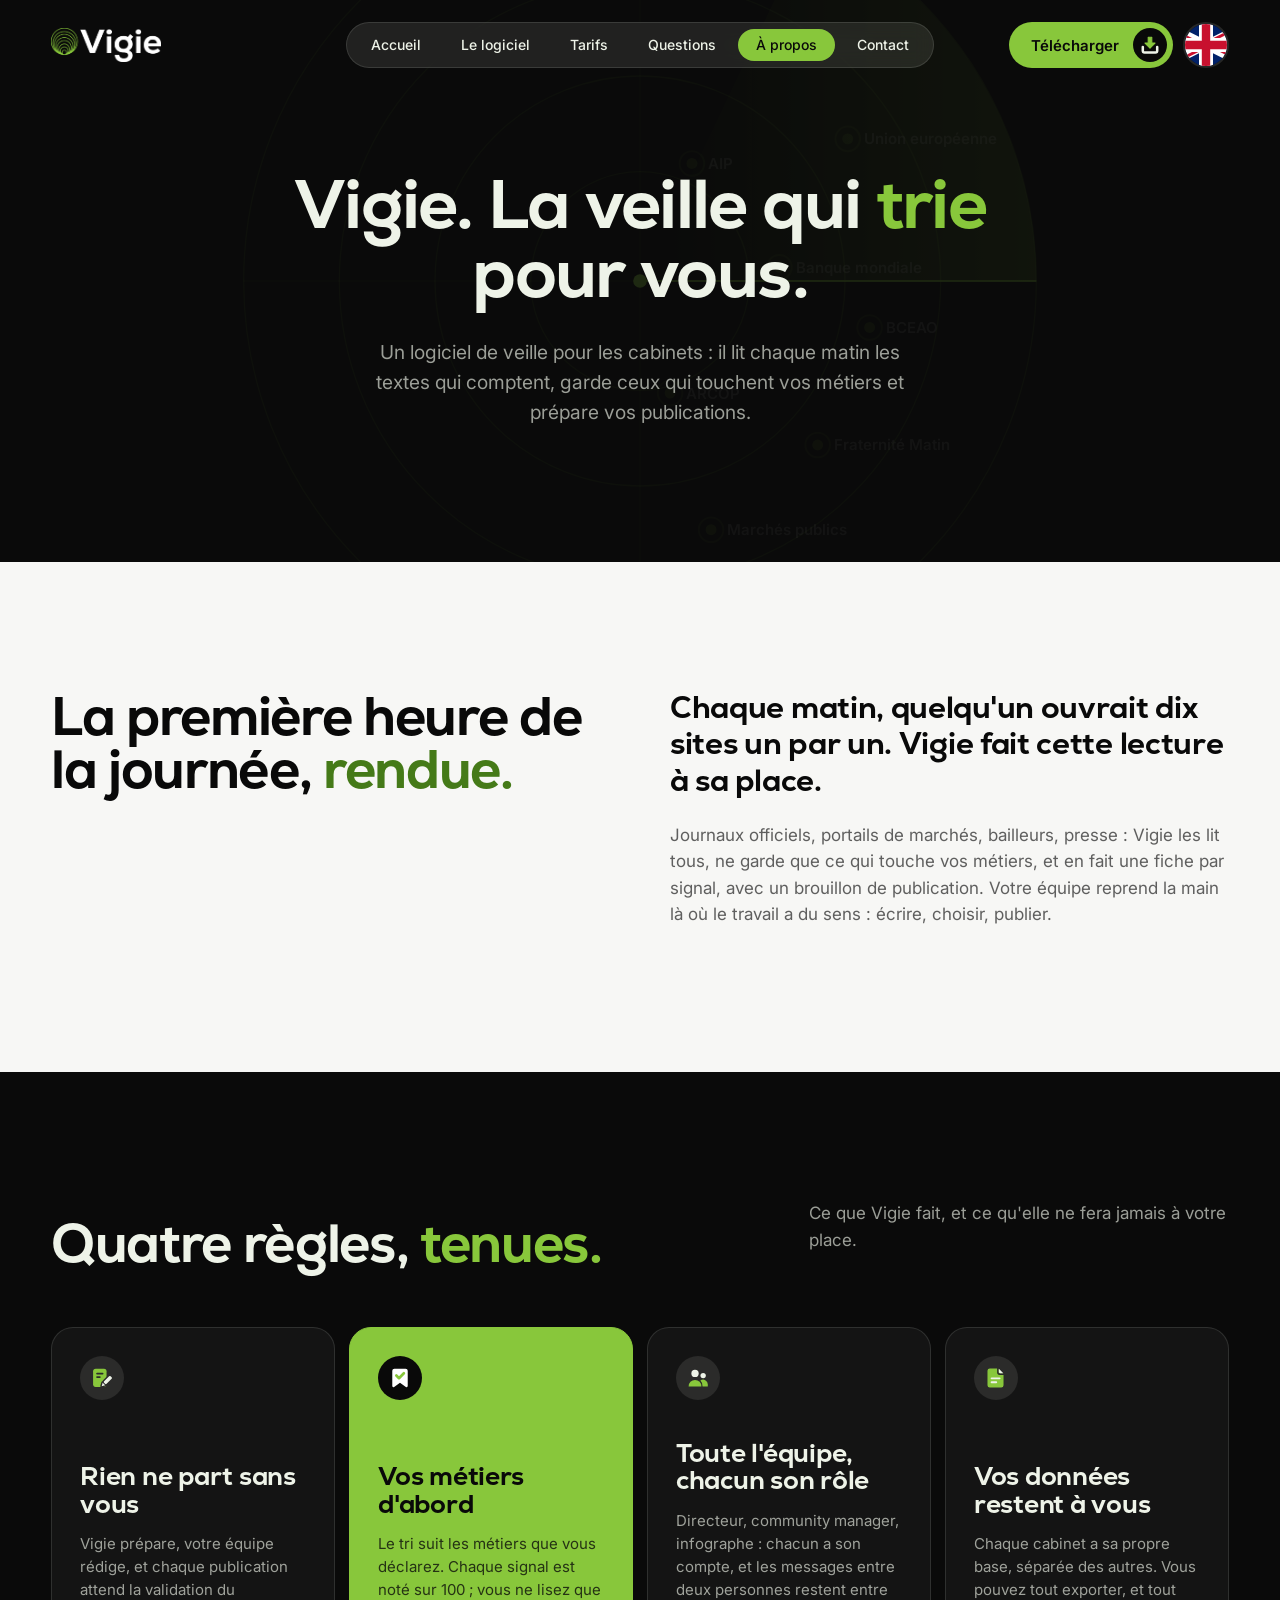
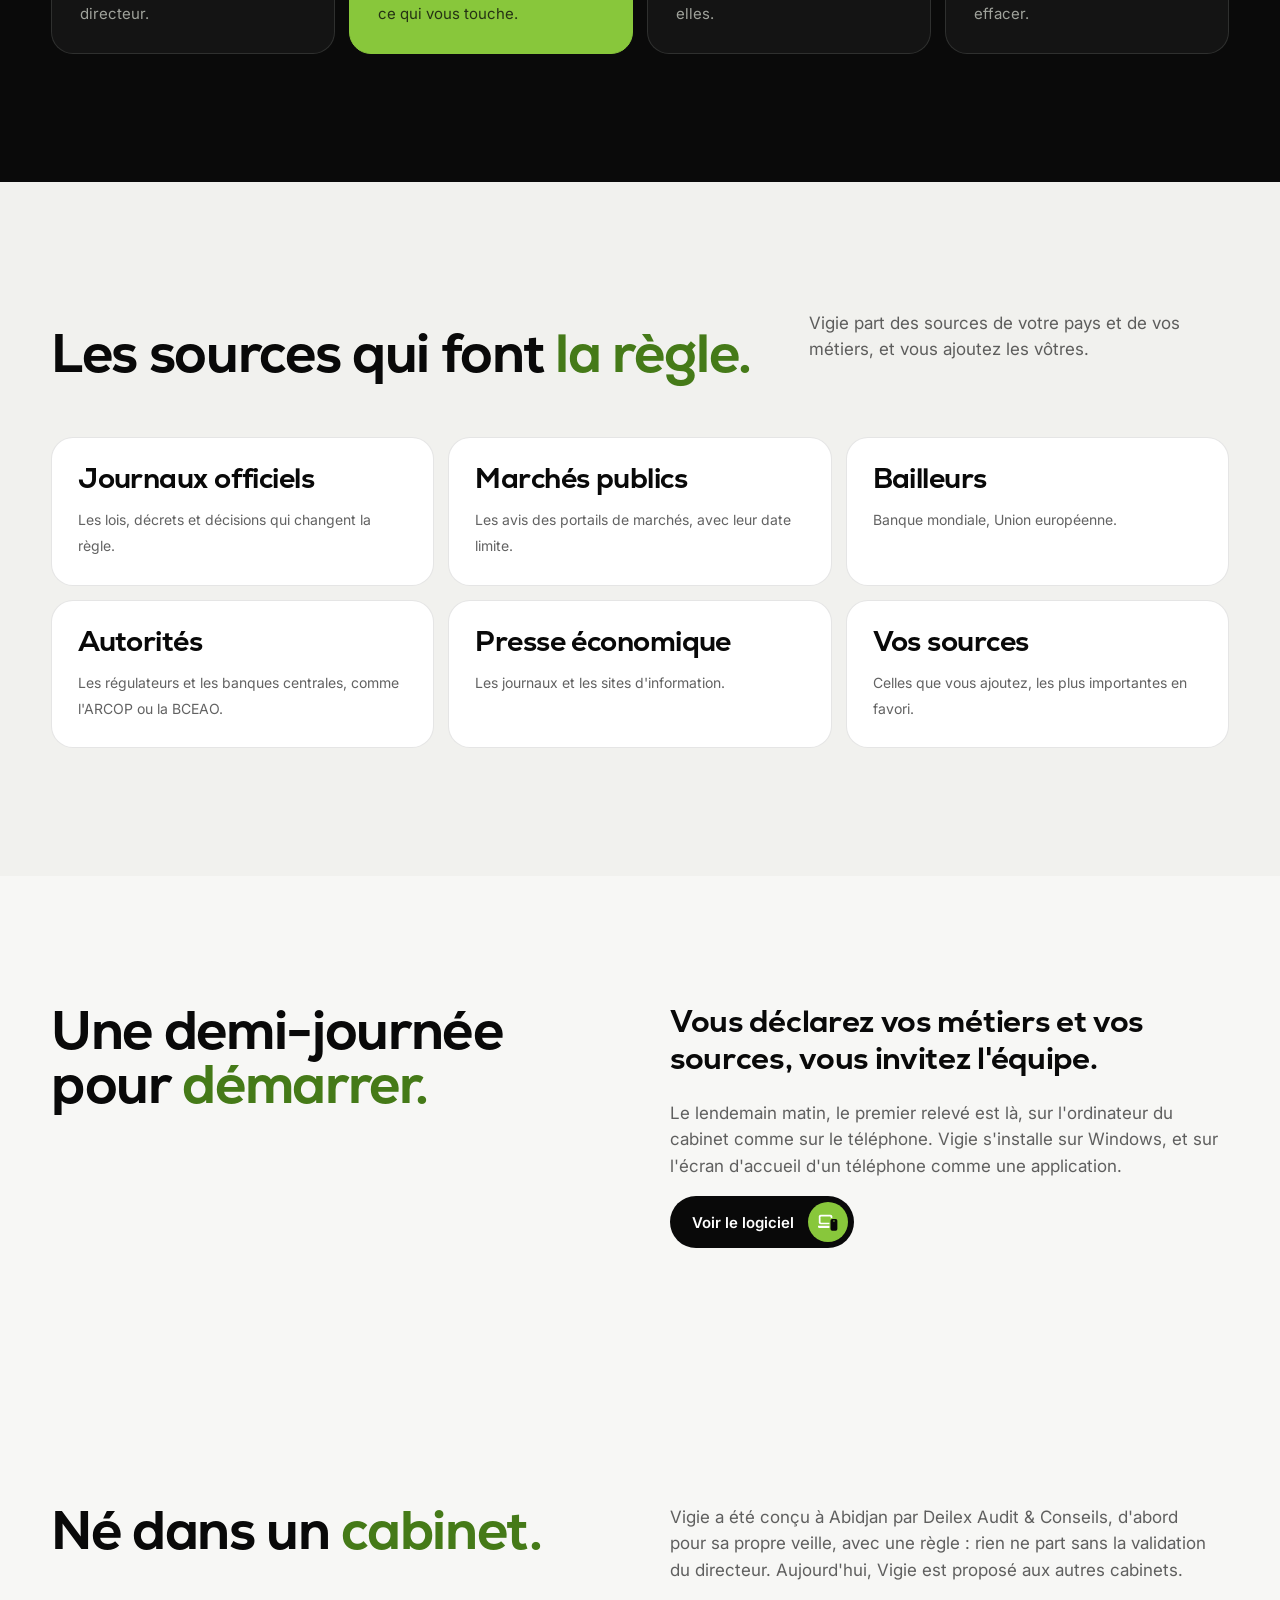
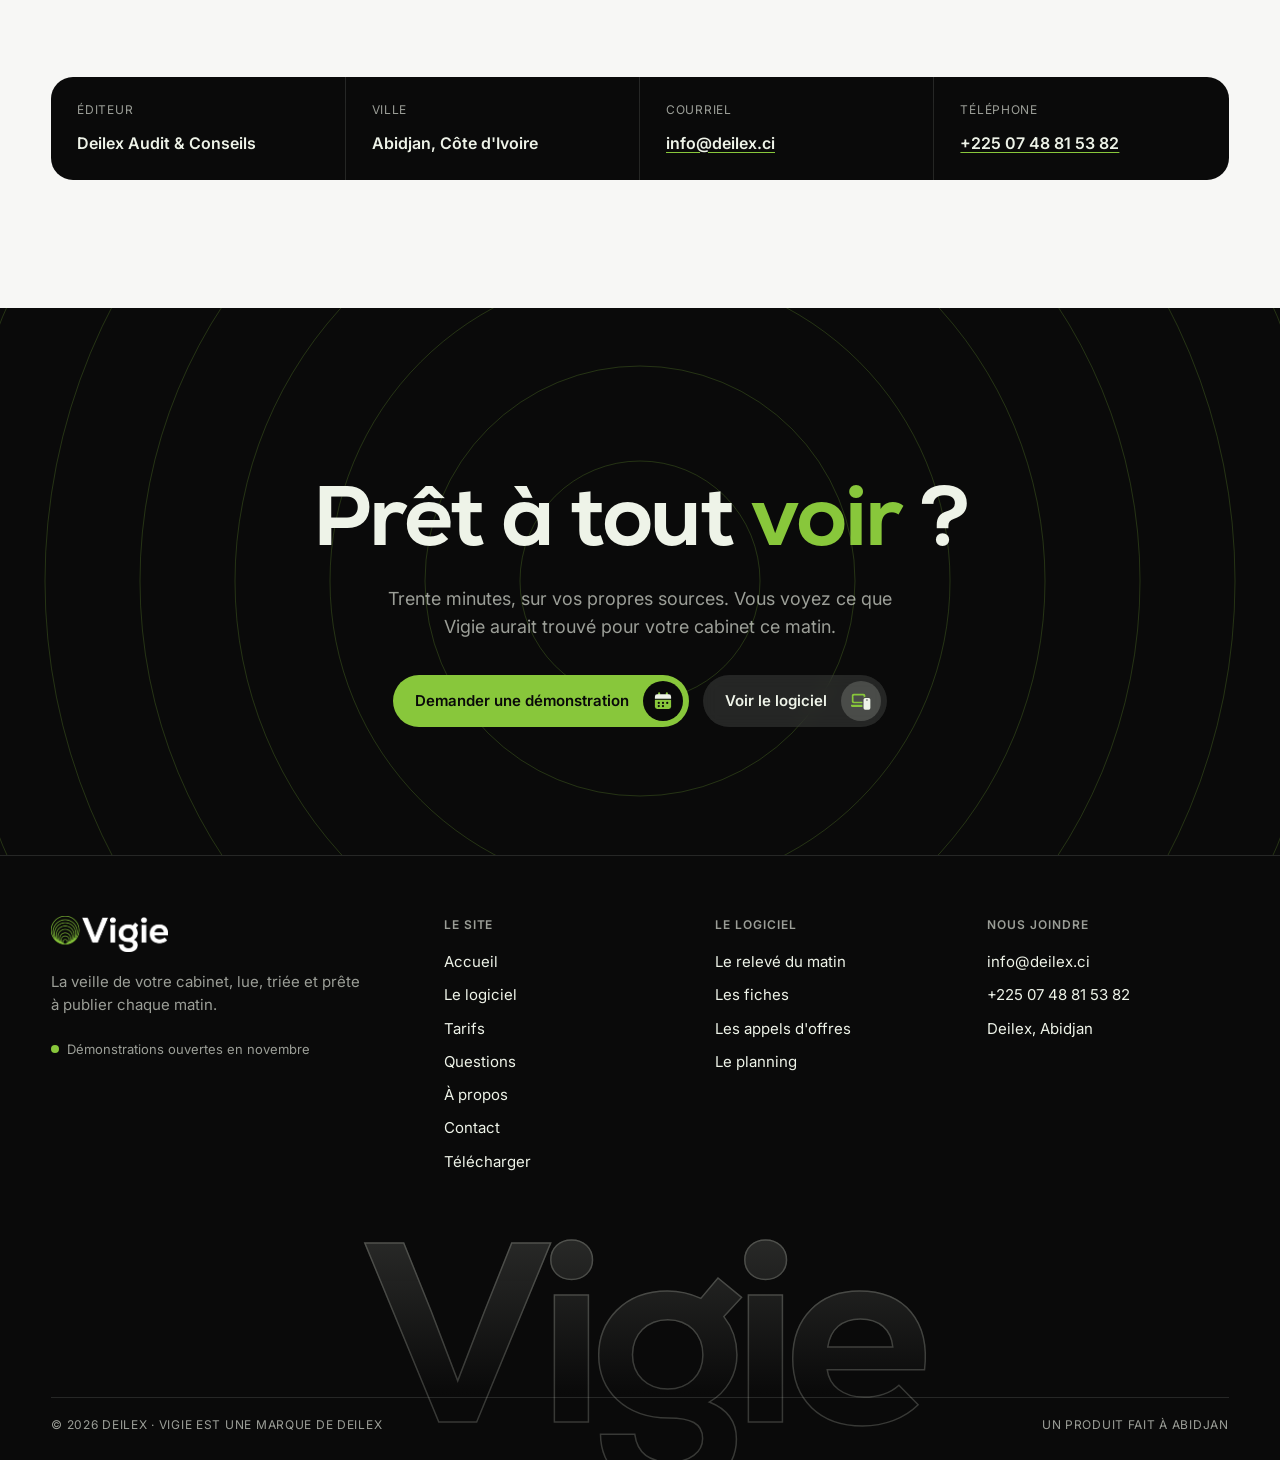
<file: a-propos.html>
<!doctype html>
<html lang="fr">
<head>
<meta charset="utf-8">
<meta name="viewport" content="width=device-width, initial-scale=1">
<title>À propos de Vigie</title>
<meta name="description" content="Vigie, le logiciel de veille qui lit, trie et prépare les publications des cabinets. Conçu à Abidjan.">
<meta name="theme-color" content="#10180a">
<link rel="alternate" hreflang="fr" href="https://vigie.deilex.ci/a-propos.html">
<link rel="alternate" hreflang="en" href="https://vigie.deilex.ci/en/a-propos.html">
<link rel="icon" href="images/logo-vigie.svg">
<link rel="stylesheet" href="site.css">
<script src="site.js" defer></script>
</head>
<body>
<nav class="menu" aria-label="Pages du site">
  <a href="index.html" class="marque"><img src="images/logo-vigie-nuit.svg" alt="Vigie, accueil"></a>
  <div class="liens"><a href="index.html">Accueil</a><a href="logiciel.html">Le logiciel</a><a href="tarifs.html">Tarifs</a><a href="questions.html">Questions</a><a href="a-propos.html" aria-current="page">À propos</a><a href="contact.html">Contact</a></div>
  <div class="droite"><a class="bouton vert" href="telecharger.html"><span class="texte-bouton">Télécharger</span><span class="rond"><span class="ic ic-telecharger" aria-hidden="true"><i class="v" style="--p:url('images/icones/telecharger-vert.svg')"></i><i class="e" style="--p:url('images/icones/telecharger-encre.svg')"></i></span></span></a>
  <a class="langue" href="en/a-propos.html" hreflang="en" lang="en" aria-label="English"><img src="images/drapeau-gb.svg" alt=""></a></div>
</nav>
<main>
<header class="heros court">
  <svg class="fond-radar" viewBox="0 0 600 600" aria-hidden="true">
  <defs><linearGradient id="balai-nuit" x1="0" y1="0" x2="1" y2="0">
    <stop offset="0%" stop-color="#88c73b" stop-opacity="0"/><stop offset="100%" stop-color="#88c73b" stop-opacity=".34"/>
  </linearGradient></defs>
  <circle class="anneau" cx="300" cy="300" r="290"/><circle class="anneau" cx="300" cy="300" r="220"/><circle class="anneau" cx="300" cy="300" r="150"/><circle class="anneau" cx="300" cy="300" r="80"/>
  <line class="croix" x1="10" y1="300" x2="590" y2="300"/><line class="croix" x1="300" y1="10" x2="300" y2="590"/>
  <g class="balai"><path d="M300 300 L590 300 A290 290 0 0 0 425 39 Z" fill="url(#balai-nuit)"/>
    <line x1="300" y1="300" x2="590" y2="300" stroke="#88c73b" stroke-width="1.6" stroke-opacity=".8"/></g>
  <circle cx="300" cy="300" r="5" fill="#88c73b"/>
  <g class="echo" style="animation-delay:-7.1s"><circle class="halo" cx="372" cy="128" r="9"/><circle cx="372" cy="128" r="4"/><text x="384" y="132">Journal officiel</text></g><g class="echo" style="animation-delay:-5.3s"><circle class="halo" cx="338" cy="214" r="9"/><circle cx="338" cy="214" r="4"/><text x="350" y="218">AIP</text></g><g class="echo" style="animation-delay:-3.9s"><circle class="halo" cx="322" cy="382" r="9"/><circle cx="322" cy="382" r="4"/><text x="334" y="386">ARCOP</text></g><g class="echo" style="animation-delay:-2.5s"><circle class="halo" cx="352" cy="482" r="9"/><circle cx="352" cy="482" r="4"/><text x="364" y="486">Marchés publics</text></g><g class="echo" style="animation-delay:-6.2s"><circle class="halo" cx="468" cy="334" r="9"/><circle cx="468" cy="334" r="4"/><text x="480" y="338">BCEAO</text></g><g class="echo" style="animation-delay:-4.4s"><circle class="halo" cx="402" cy="290" r="9"/><circle cx="402" cy="290" r="4"/><text x="414" y="294">Banque mondiale</text></g><g class="echo" style="animation-delay:-7.6s"><circle class="halo" cx="452" cy="196" r="9"/><circle cx="452" cy="196" r="4"/><text x="464" y="200">Union européenne</text></g><g class="echo" style="animation-delay:-1.6s"><circle class="halo" cx="430" cy="420" r="9"/><circle cx="430" cy="420" r="4"/><text x="442" y="424">Fraternité Matin</text></g>
</svg>
  <div class="contenu">
    <h1>Vigie. La veille qui <mark>trie</mark> pour vous.</h1>
    <p class="chapeau">Un logiciel de veille pour les cabinets : il lit chaque matin les textes qui comptent, garde ceux qui touchent vos métiers et prépare vos publications.</p>
  </div>
</header>

<section class="section"><div class="contenu">
  <div class="deux-apropos">
    <div><h2>La première heure de la journée, <mark>rendue.</mark></h2></div>
    <div class="texte-apropos">
      <p class="grand">Chaque matin, quelqu'un ouvrait dix sites un par un. Vigie fait cette lecture à sa place.</p>
      <p>Journaux officiels, portails de marchés, bailleurs, presse : Vigie les lit tous, ne garde que ce qui touche vos métiers, et en fait une fiche par signal, avec un brouillon de publication. Votre équipe reprend la main là où le travail a du sens : écrire, choisir, publier.</p>
    </div>
  </div>
</div></section>

<section class="section nuit"><div class="contenu">
  <div class="tete-section"><div><h2>Quatre règles, <mark>tenues.</mark></h2></div>
    <p>Ce que Vigie fait, et ce qu'elle ne fera jamais à votre place.</p></div>
  <div class="piliers"><article class="pilier"><span class="num-pilier"><span class="ic ic-a-valider" aria-hidden="true"><i class="v" style="--p:url('images/icones/a-valider-vert.svg')"></i><i class="e" style="--p:url('images/icones/a-valider-encre.svg')"></i></span></span><h3>Rien ne part sans vous</h3><p>Vigie prépare, votre équipe rédige, et chaque publication attend la validation du directeur.</p></article><article class="pilier"><span class="num-pilier"><span class="ic ic-retenus" aria-hidden="true"><i class="v" style="--p:url('images/icones/retenus-vert.svg')"></i><i class="e" style="--p:url('images/icones/retenus-encre.svg')"></i></span></span><h3>Vos métiers d'abord</h3><p>Le tri suit les métiers que vous déclarez. Chaque signal est noté sur 100 ; vous ne lisez que ce qui vous touche.</p></article><article class="pilier"><span class="num-pilier"><span class="ic ic-equipe" aria-hidden="true"><i class="v" style="--p:url('images/icones/equipe-vert.svg')"></i><i class="e" style="--p:url('images/icones/equipe-encre.svg')"></i></span></span><h3>Toute l'équipe, chacun son rôle</h3><p>Directeur, community manager, infographe : chacun a son compte, et les messages entre deux personnes restent entre elles.</p></article><article class="pilier"><span class="num-pilier"><span class="ic ic-document" aria-hidden="true"><i class="v" style="--p:url('images/icones/document-vert.svg')"></i><i class="e" style="--p:url('images/icones/document-encre.svg')"></i></span></span><h3>Vos données restent à vous</h3><p>Chaque cabinet a sa propre base, séparée des autres. Vous pouvez tout exporter, et tout effacer.</p></article></div>
</div></section>

<section class="section creme-2"><div class="contenu">
  <div class="tete-section"><div><h2>Les sources qui font <mark>la règle.</mark></h2></div>
    <p>Vigie part des sources de votre pays et de vos métiers, et vous ajoutez les vôtres.</p></div>
  <div class="zones sources-lues"><div class="zone"><b>Journaux officiels</b><span>Les lois, décrets et décisions qui changent la règle.</span></div><div class="zone"><b>Marchés publics</b><span>Les avis des portails de marchés, avec leur date limite.</span></div><div class="zone"><b>Bailleurs</b><span>Banque mondiale, Union européenne.</span></div><div class="zone"><b>Autorités</b><span>Les régulateurs et les banques centrales, comme l'ARCOP ou la BCEAO.</span></div><div class="zone"><b>Presse économique</b><span>Les journaux et les sites d'information.</span></div><div class="zone"><b>Vos sources</b><span>Celles que vous ajoutez, les plus importantes en favori.</span></div></div>
</div></section>

<section class="section"><div class="contenu">
  <div class="deux-apropos">
    <div><h2>Une demi-journée pour <mark>démarrer.</mark></h2></div>
    <div class="texte-apropos">
      <p class="grand">Vous déclarez vos métiers et vos sources, vous invitez l'équipe.</p>
      <p>Le lendemain matin, le premier relevé est là, sur l'ordinateur du cabinet comme sur le téléphone. Vigie s'installe sur Windows, et sur l'écran d'accueil d'un téléphone comme une application.</p>
      <a class="bouton" href="logiciel.html">Voir le logiciel<span class="rond"><span class="ic ic-appareils" aria-hidden="true"><i class="v" style="--p:url('images/icones/appareils-vert.svg')"></i><i class="e" style="--p:url('images/icones/appareils-encre.svg')"></i></span></span></a>
    </div>
  </div>
</div></section>

<section class="section"><div class="contenu">
  <div class="naissance">
    <div><h2>Né dans un <mark>cabinet.</mark></h2></div>
    <div><p>Vigie a été conçu à Abidjan par Deilex Audit & Conseils, d'abord pour sa propre veille, avec une règle : rien ne part sans la validation du directeur. Aujourd'hui, Vigie est proposé aux autres cabinets.</p></div>
  </div>
  <div class="coordonnees-deilex">
    <div><span>Éditeur</span><b>Deilex Audit &amp; Conseils</b></div>
    <div><span>Ville</span><b>Abidjan, Côte d'Ivoire</b></div>
    <div><span>Courriel</span><a href="mailto:info@deilex.ci">info@deilex.ci</a></div>
    <div><span>Téléphone</span><a href="tel:+2250748815382">+225 07 48 81 53 82</a></div>
  </div>
</div></section>
<section class="appel-final nuit">
  <svg class="anneaux" viewBox="0 0 1400 1400" aria-hidden="true"><circle cx="700" cy="700" r="120"/><circle cx="700" cy="700" r="215"/><circle cx="700" cy="700" r="310"/><circle cx="700" cy="700" r="405"/><circle cx="700" cy="700" r="500"/><circle cx="700" cy="700" r="595"/><circle cx="700" cy="700" r="690"/></svg>
  <div class="contenu">
    <h2>Prêt à tout <mark>voir</mark> ?</h2>
    <p>Trente minutes, sur vos propres sources. Vous voyez ce que Vigie aurait trouvé pour votre cabinet ce matin.</p>
    <div class="boutons"><a class="bouton vert" href="contact.html">Demander une démonstration<span class="rond"><span class="ic ic-planning" aria-hidden="true"><i class="v" style="--p:url('images/icones/planning-vert.svg')"></i><i class="e" style="--p:url('images/icones/planning-encre.svg')"></i></span></span></a>
      <a class="bouton verre" href="logiciel.html">Voir le logiciel<span class="rond"><span class="ic ic-appareils" aria-hidden="true"><i class="v" style="--p:url('images/icones/appareils-vert.svg')"></i><i class="e" style="--p:url('images/icones/appareils-encre.svg')"></i></span></span></a></div>
  </div>
</section>
</main>
<footer class="pied">
  <div class="contenu">
    <div class="colonnes">
      <div><a href="index.html" class="marque"><img src="images/logo-vigie-nuit.svg" alt="Vigie"></a>
        <p>La veille de votre cabinet, lue, triée et prête à publier chaque matin.</p>
        <span class="disponible">Démonstrations ouvertes en novembre</span></div>
      <div><h4>Le site</h4><a href="index.html">Accueil</a><a href="logiciel.html">Le logiciel</a><a href="tarifs.html">Tarifs</a><a href="questions.html">Questions</a><a href="a-propos.html">À propos</a><a href="contact.html">Contact</a><a href="telecharger.html">Télécharger</a></div>
      <div><h4>Le logiciel</h4>
        <a href="logiciel.html">Le relevé du matin</a>
        <a href="logiciel.html">Les fiches</a>
        <a href="logiciel.html">Les appels d'offres</a>
        <a href="logiciel.html">Le planning</a></div>
      <div><h4>Nous joindre</h4><a href="mailto:info@deilex.ci">info@deilex.ci</a>
        <a href="tel:+2250748815382">+225 07 48 81 53 82</a>
        <a href="a-propos.html">Deilex, Abidjan</a></div>
    </div>
  </div>
  <span class="nom-geant" aria-hidden="true">Vigie</span>
  <div class="contenu"><div class="ligne-basse">
    <span>© 2026 Deilex · Vigie est une marque de Deilex</span>
    <span>Un produit fait à Abidjan</span>
  </div></div>
</footer>
</body>
</html>
</file>
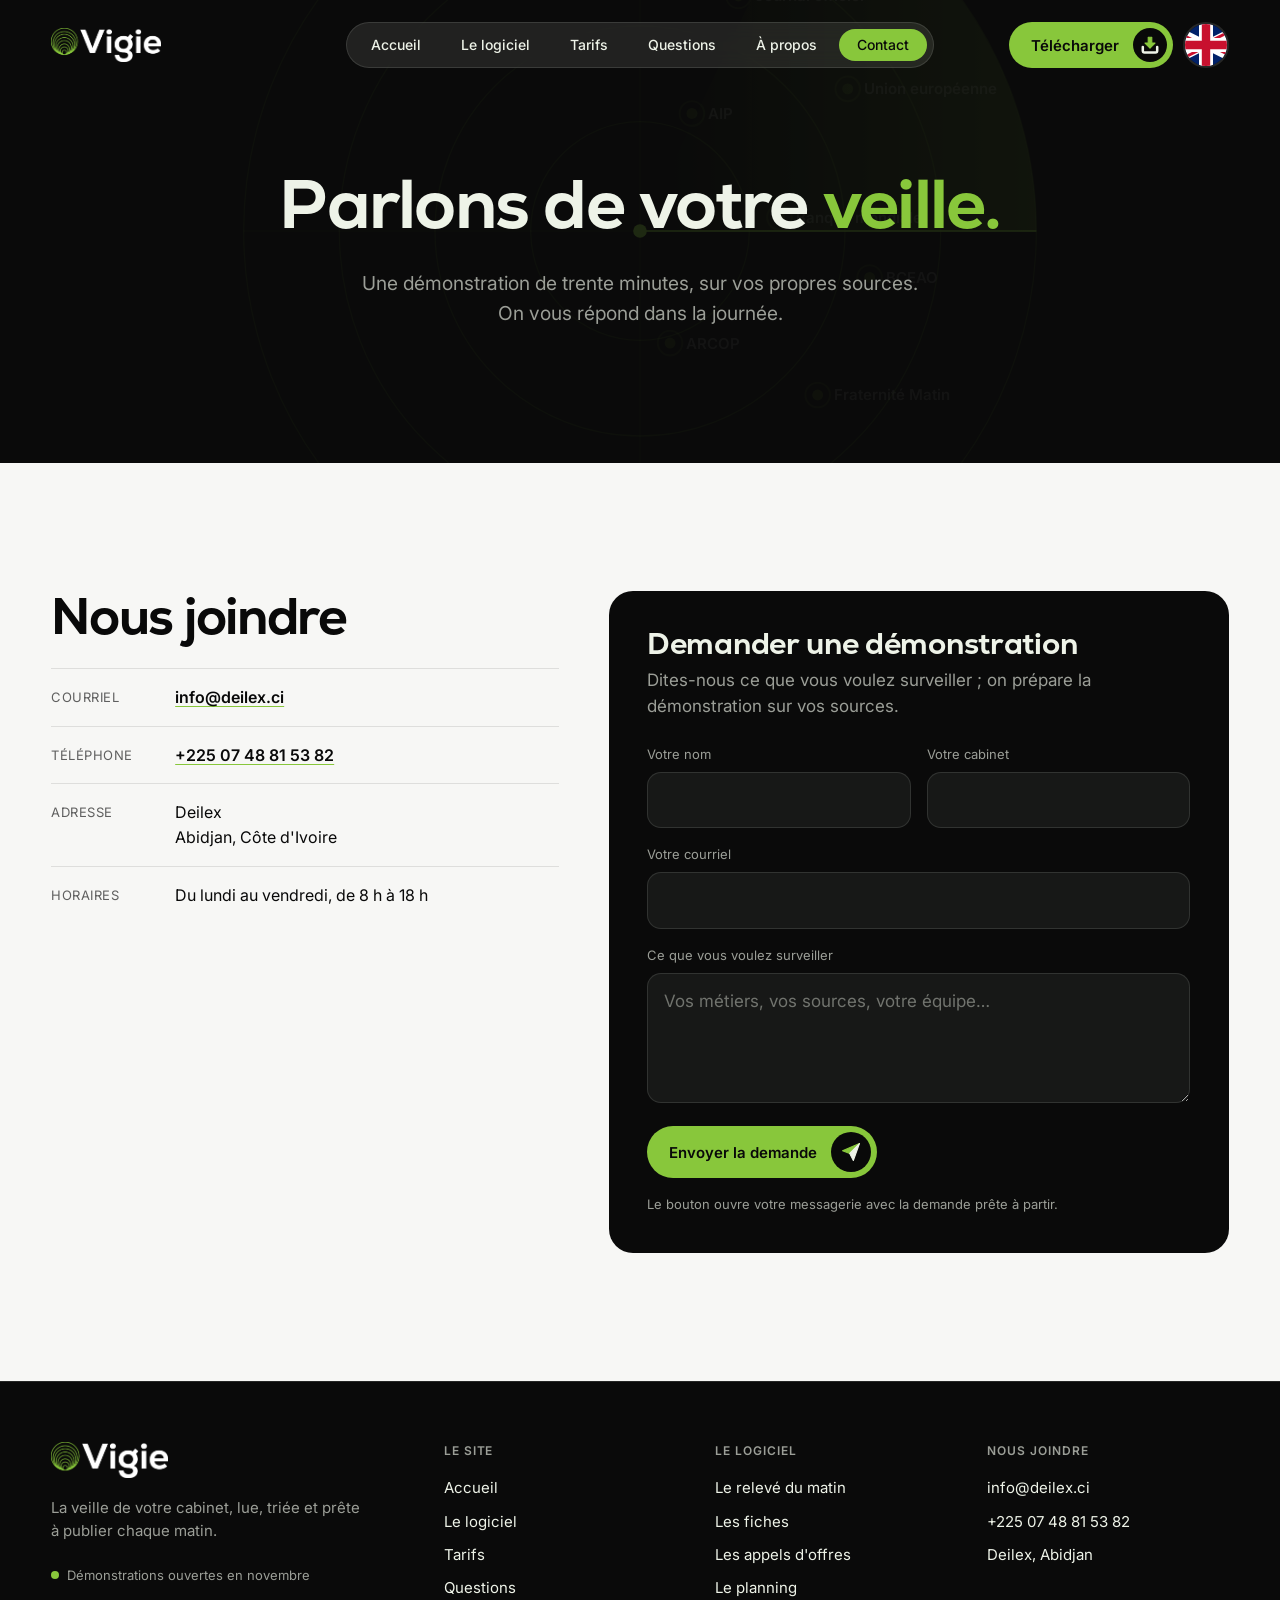
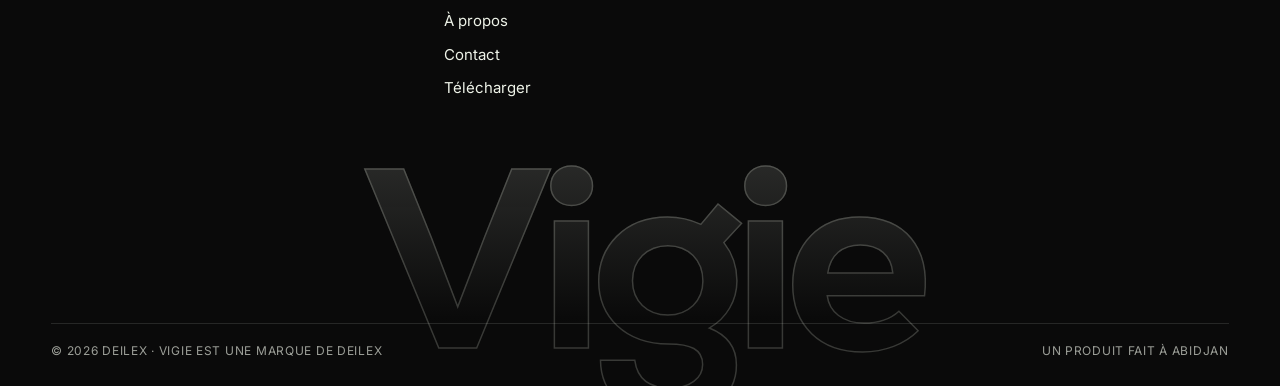
<file: contact.html>
<!doctype html>
<html lang="fr">
<head>
<meta charset="utf-8">
<meta name="viewport" content="width=device-width, initial-scale=1">
<title>Contact · Vigie</title>
<meta name="description" content="Demander une démonstration de Vigie à Deilex, Abidjan.">
<meta name="theme-color" content="#10180a">
<link rel="alternate" hreflang="fr" href="https://vigie.deilex.ci/contact.html">
<link rel="alternate" hreflang="en" href="https://vigie.deilex.ci/en/contact.html">
<link rel="icon" href="images/logo-vigie.svg">
<link rel="stylesheet" href="site.css">
<script src="site.js" defer></script>
</head>
<body>
<nav class="menu" aria-label="Pages du site">
  <a href="index.html" class="marque"><img src="images/logo-vigie-nuit.svg" alt="Vigie, accueil"></a>
  <div class="liens"><a href="index.html">Accueil</a><a href="logiciel.html">Le logiciel</a><a href="tarifs.html">Tarifs</a><a href="questions.html">Questions</a><a href="a-propos.html">À propos</a><a href="contact.html" aria-current="page">Contact</a></div>
  <div class="droite"><a class="bouton vert" href="telecharger.html"><span class="texte-bouton">Télécharger</span><span class="rond"><span class="ic ic-telecharger" aria-hidden="true"><i class="v" style="--p:url('images/icones/telecharger-vert.svg')"></i><i class="e" style="--p:url('images/icones/telecharger-encre.svg')"></i></span></span></a>
  <a class="langue" href="en/contact.html" hreflang="en" lang="en" aria-label="English"><img src="images/drapeau-gb.svg" alt=""></a></div>
</nav>
<main>
<header class="heros court">
  <svg class="fond-radar" viewBox="0 0 600 600" aria-hidden="true">
  <defs><linearGradient id="balai-nuit" x1="0" y1="0" x2="1" y2="0">
    <stop offset="0%" stop-color="#88c73b" stop-opacity="0"/><stop offset="100%" stop-color="#88c73b" stop-opacity=".34"/>
  </linearGradient></defs>
  <circle class="anneau" cx="300" cy="300" r="290"/><circle class="anneau" cx="300" cy="300" r="220"/><circle class="anneau" cx="300" cy="300" r="150"/><circle class="anneau" cx="300" cy="300" r="80"/>
  <line class="croix" x1="10" y1="300" x2="590" y2="300"/><line class="croix" x1="300" y1="10" x2="300" y2="590"/>
  <g class="balai"><path d="M300 300 L590 300 A290 290 0 0 0 425 39 Z" fill="url(#balai-nuit)"/>
    <line x1="300" y1="300" x2="590" y2="300" stroke="#88c73b" stroke-width="1.6" stroke-opacity=".8"/></g>
  <circle cx="300" cy="300" r="5" fill="#88c73b"/>
  <g class="echo" style="animation-delay:-7.1s"><circle class="halo" cx="372" cy="128" r="9"/><circle cx="372" cy="128" r="4"/><text x="384" y="132">Journal officiel</text></g><g class="echo" style="animation-delay:-5.3s"><circle class="halo" cx="338" cy="214" r="9"/><circle cx="338" cy="214" r="4"/><text x="350" y="218">AIP</text></g><g class="echo" style="animation-delay:-3.9s"><circle class="halo" cx="322" cy="382" r="9"/><circle cx="322" cy="382" r="4"/><text x="334" y="386">ARCOP</text></g><g class="echo" style="animation-delay:-2.5s"><circle class="halo" cx="352" cy="482" r="9"/><circle cx="352" cy="482" r="4"/><text x="364" y="486">Marchés publics</text></g><g class="echo" style="animation-delay:-6.2s"><circle class="halo" cx="468" cy="334" r="9"/><circle cx="468" cy="334" r="4"/><text x="480" y="338">BCEAO</text></g><g class="echo" style="animation-delay:-4.4s"><circle class="halo" cx="402" cy="290" r="9"/><circle cx="402" cy="290" r="4"/><text x="414" y="294">Banque mondiale</text></g><g class="echo" style="animation-delay:-7.6s"><circle class="halo" cx="452" cy="196" r="9"/><circle cx="452" cy="196" r="4"/><text x="464" y="200">Union européenne</text></g><g class="echo" style="animation-delay:-1.6s"><circle class="halo" cx="430" cy="420" r="9"/><circle cx="430" cy="420" r="4"/><text x="442" y="424">Fraternité Matin</text></g>
</svg>
  <div class="contenu">
    <h1>Parlons de votre <mark>veille.</mark></h1>
    <p class="chapeau">Une démonstration de trente minutes, sur vos propres sources. On vous répond dans la journée.</p>
  </div>
</header>
<section class="section"><div class="contenu contact-deux">
  <div class="coordonnees">
    <h2>Nous joindre</h2>
    <div class="ligne-coord"><span>Courriel</span><a href="mailto:info@deilex.ci">info@deilex.ci</a></div>
    <div class="ligne-coord"><span>Téléphone</span><a href="tel:+2250748815382">+225 07 48 81 53 82</a></div>
    <div class="ligne-coord"><span>Adresse</span><div>Deilex<br>Abidjan, Côte d'Ivoire</div></div>
    <div class="ligne-coord"><span>Horaires</span><div>Du lundi au vendredi, de 8 h à 18 h</div></div>
  </div>
  <div class="formulaire">
    <h3>Demander une démonstration</h3>
    <p>Dites-nous ce que vous voulez surveiller ; on prépare la démonstration sur vos sources.</p>
    <form class="contact" method="get" action="mailto:info@deilex.ci?subject=Demande%20de%20démonstration%20de%20Vigie" enctype="text/plain">
      <div class="rangee">
        <div><label for="nom">Votre nom</label><input id="nom" name="nom" type="text" required autocomplete="name"></div>
        <div><label for="cabinet">Votre cabinet</label><input id="cabinet" name="cabinet" type="text" required autocomplete="organization"></div>
      </div>
      <div><label for="courriel">Votre courriel</label><input id="courriel" name="courriel" type="email" required autocomplete="email"></div>
      <div><label for="message">Ce que vous voulez surveiller</label><textarea id="message" name="message" required placeholder="Vos métiers, vos sources, votre équipe…"></textarea></div>
      <button class="bouton vert" type="submit">Envoyer la demande<span class="rond"><span class="ic ic-publication" aria-hidden="true"><i class="v" style="--p:url('images/icones/publication-vert.svg')"></i><i class="e" style="--p:url('images/icones/publication-encre.svg')"></i></span></span></button>
      <p class="aide">Le bouton ouvre votre messagerie avec la demande prête à partir.</p>
    </form>
  </div>
</div></section>
</main>
<footer class="pied">
  <div class="contenu">
    <div class="colonnes">
      <div><a href="index.html" class="marque"><img src="images/logo-vigie-nuit.svg" alt="Vigie"></a>
        <p>La veille de votre cabinet, lue, triée et prête à publier chaque matin.</p>
        <span class="disponible">Démonstrations ouvertes en novembre</span></div>
      <div><h4>Le site</h4><a href="index.html">Accueil</a><a href="logiciel.html">Le logiciel</a><a href="tarifs.html">Tarifs</a><a href="questions.html">Questions</a><a href="a-propos.html">À propos</a><a href="contact.html">Contact</a><a href="telecharger.html">Télécharger</a></div>
      <div><h4>Le logiciel</h4>
        <a href="logiciel.html">Le relevé du matin</a>
        <a href="logiciel.html">Les fiches</a>
        <a href="logiciel.html">Les appels d'offres</a>
        <a href="logiciel.html">Le planning</a></div>
      <div><h4>Nous joindre</h4><a href="mailto:info@deilex.ci">info@deilex.ci</a>
        <a href="tel:+2250748815382">+225 07 48 81 53 82</a>
        <a href="a-propos.html">Deilex, Abidjan</a></div>
    </div>
  </div>
  <span class="nom-geant" aria-hidden="true">Vigie</span>
  <div class="contenu"><div class="ligne-basse">
    <span>© 2026 Deilex · Vigie est une marque de Deilex</span>
    <span>Un produit fait à Abidjan</span>
  </div></div>
</footer>
</body>
</html>
</file>
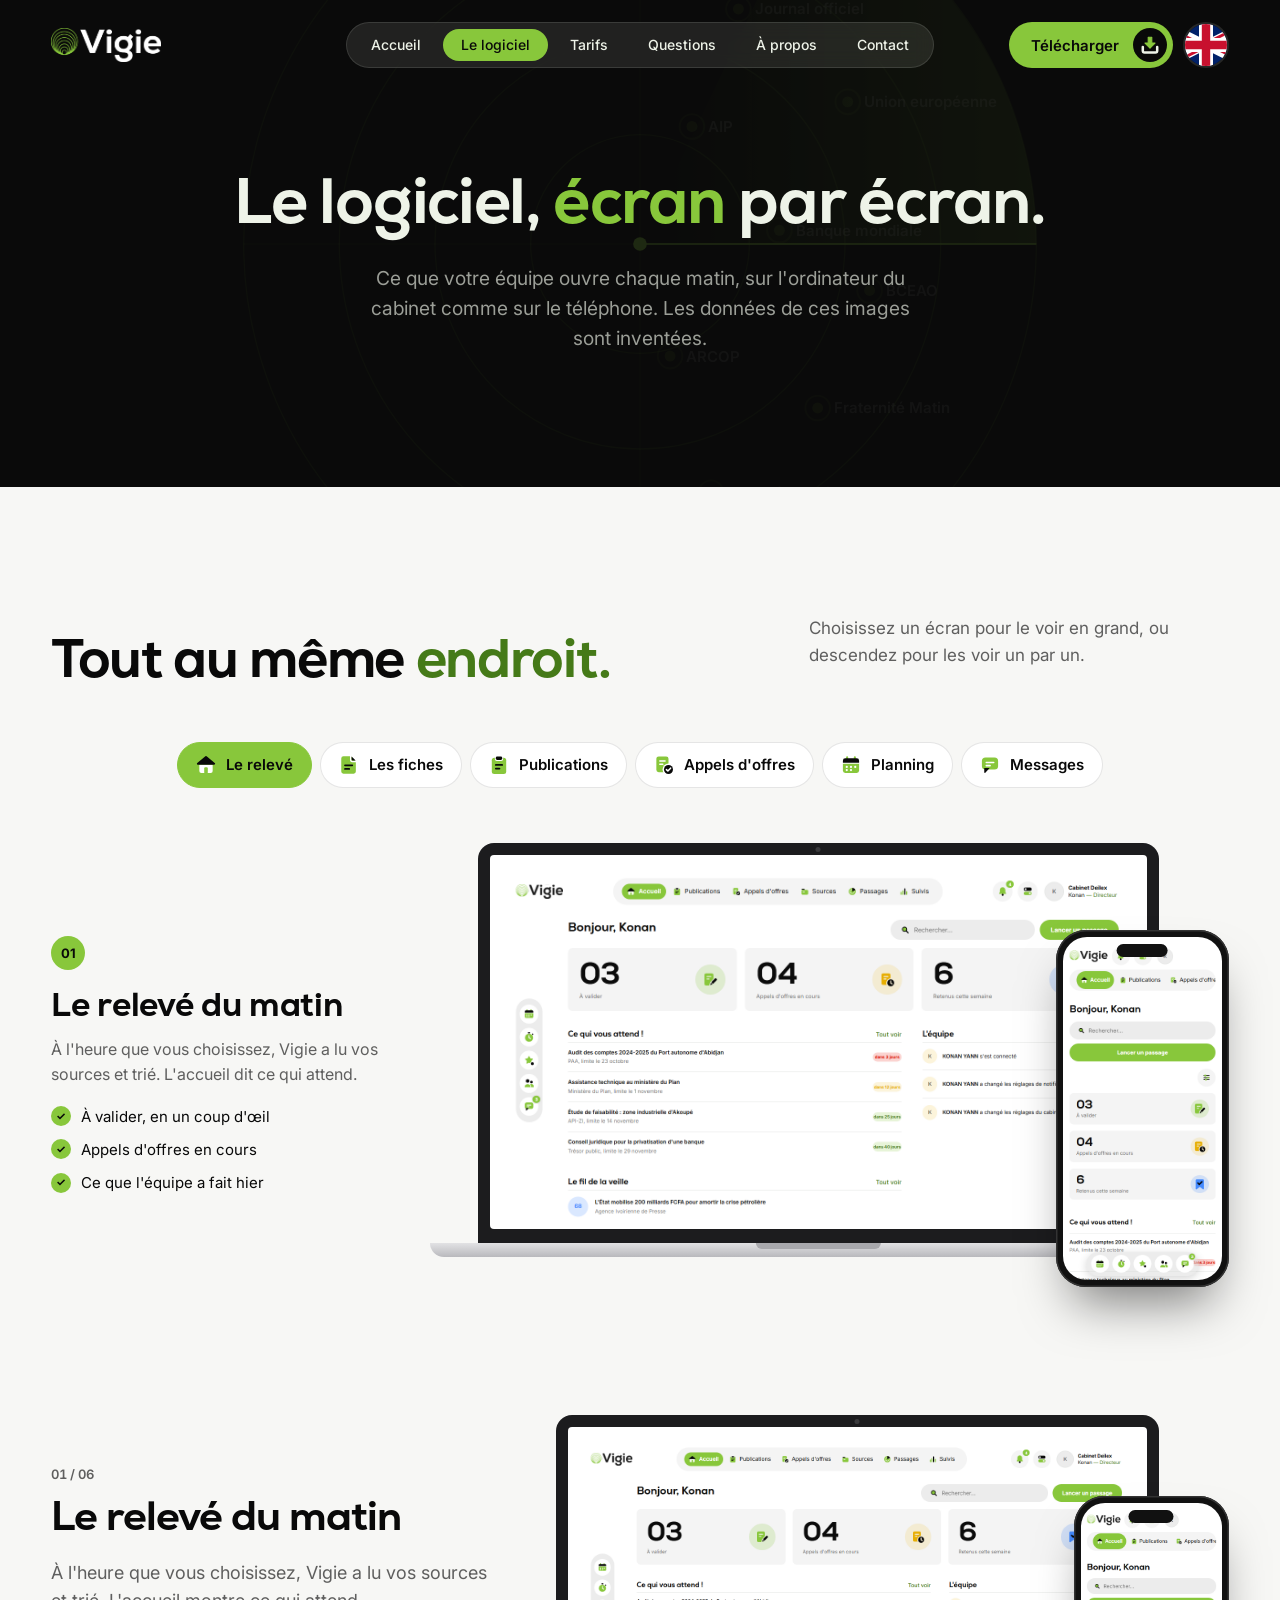
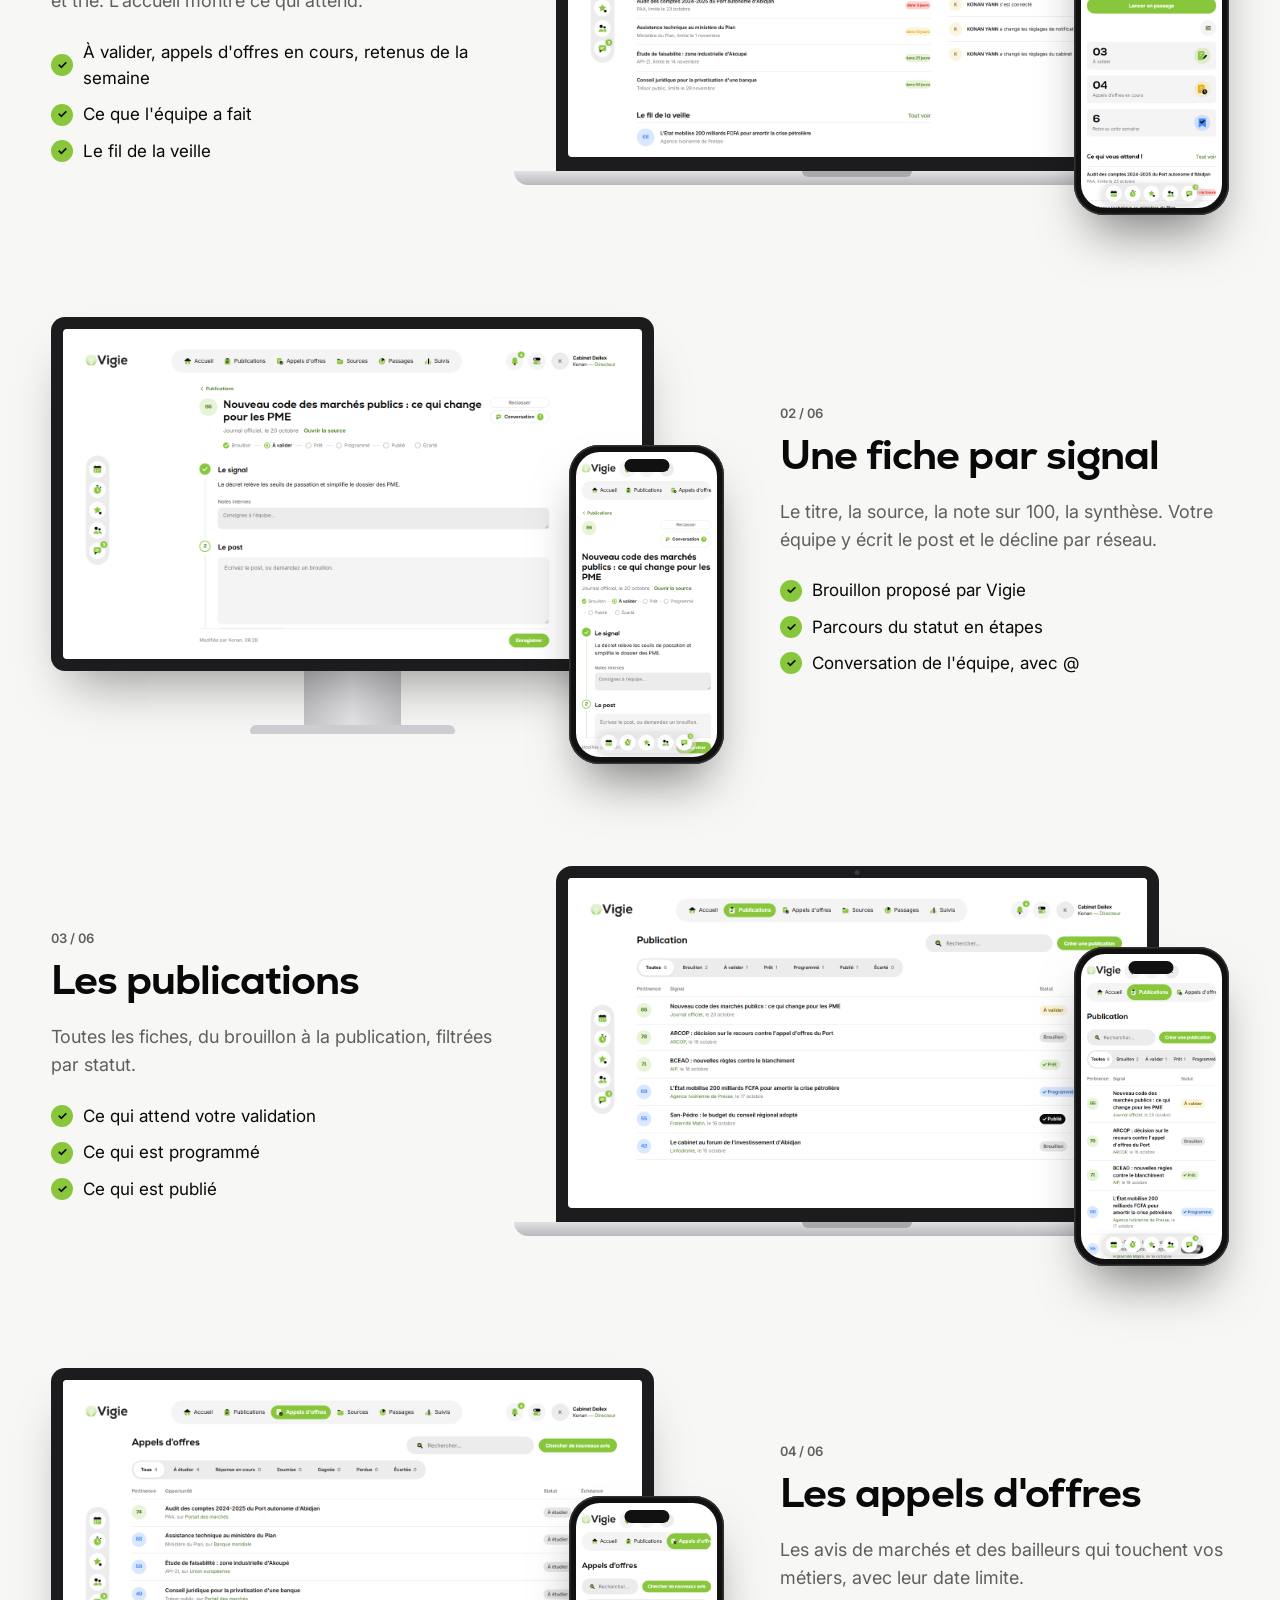
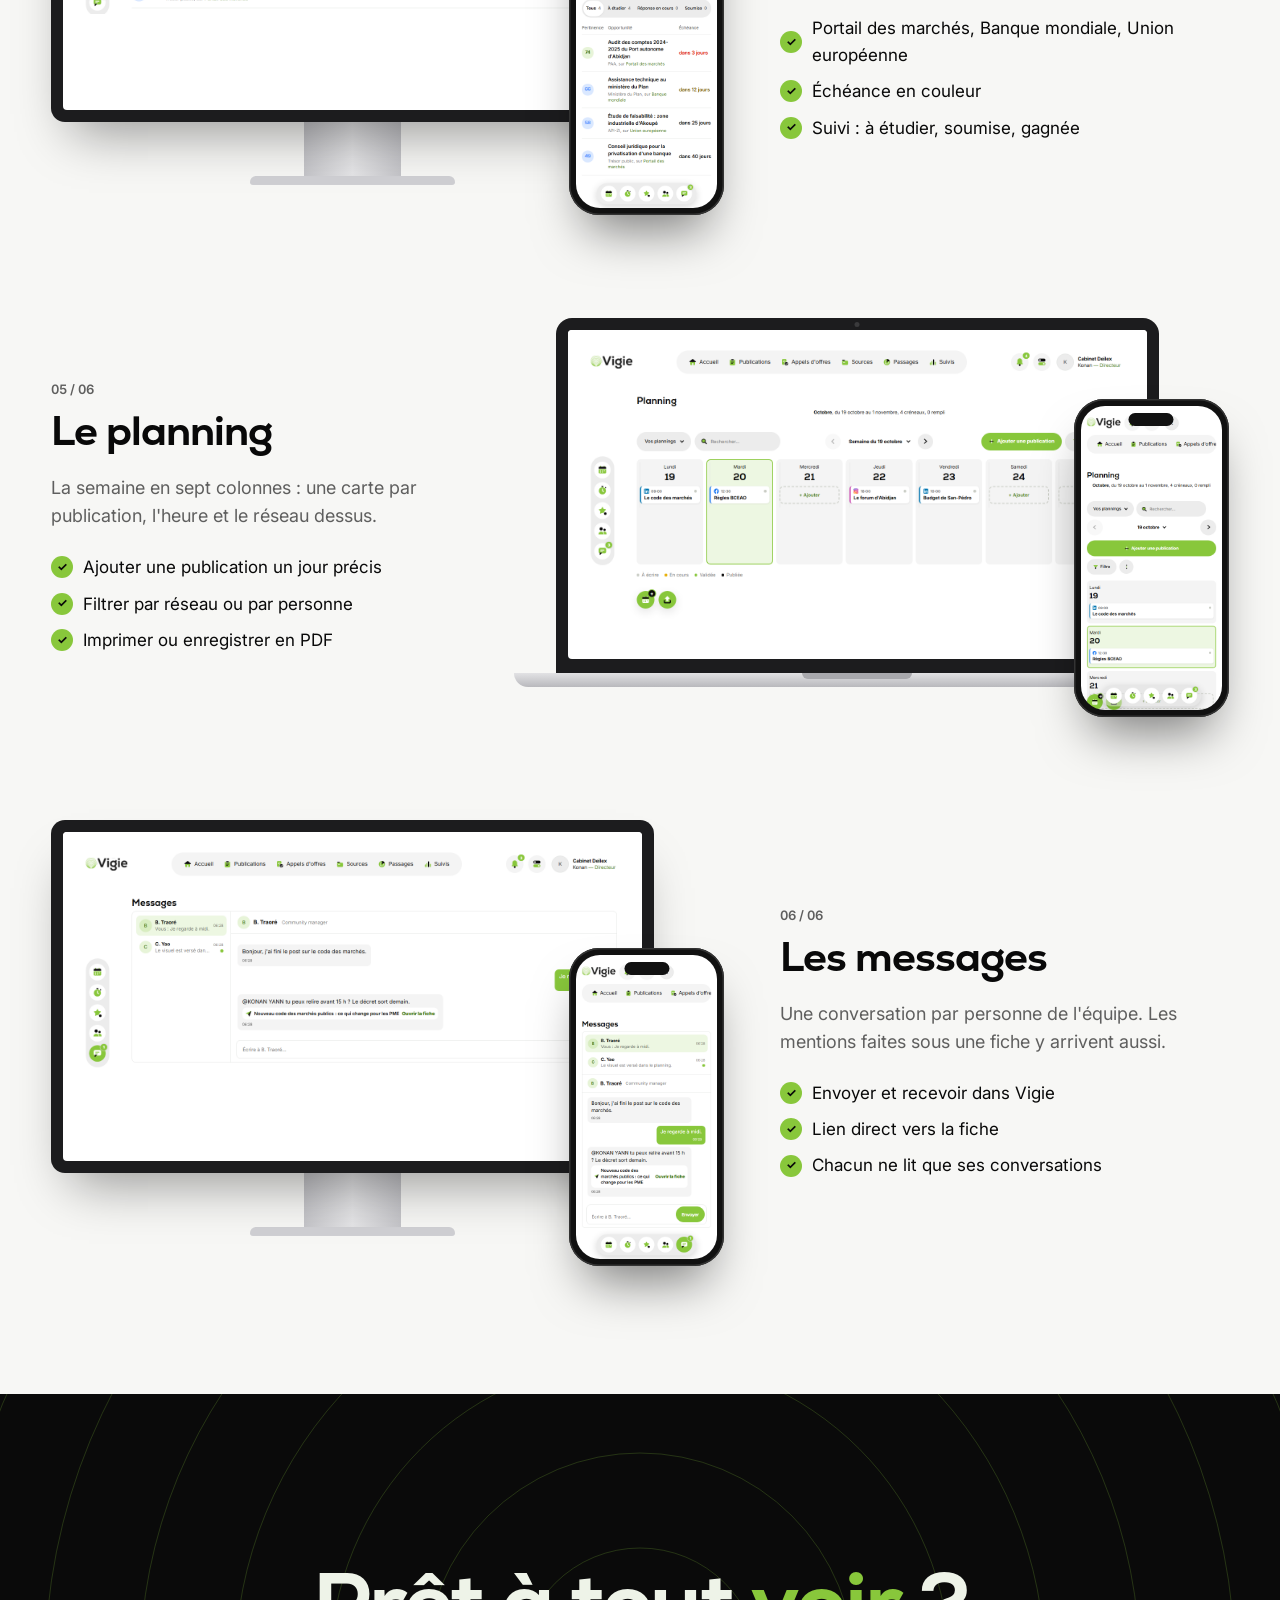
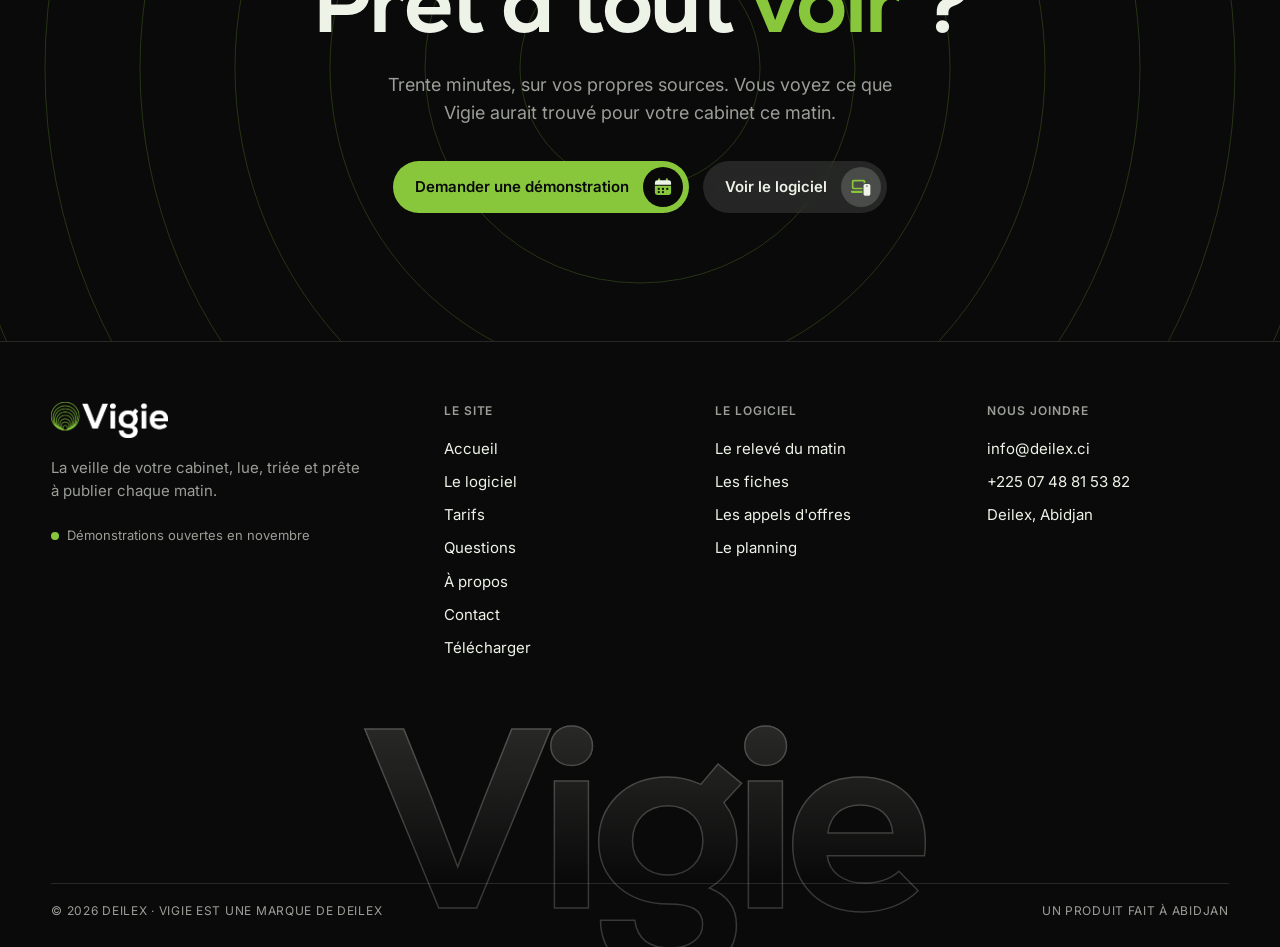
<file: logiciel.html>
<!doctype html>
<html lang="fr">
<head>
<meta charset="utf-8">
<meta name="viewport" content="width=device-width, initial-scale=1">
<title>Le logiciel · Vigie</title>
<meta name="description" content="Le relevé du matin, les fiches, les publications, les appels d'offres, le planning et les messages : Vigie écran par écran.">
<meta name="theme-color" content="#10180a">
<link rel="alternate" hreflang="fr" href="https://vigie.deilex.ci/logiciel.html">
<link rel="alternate" hreflang="en" href="https://vigie.deilex.ci/en/logiciel.html">
<link rel="icon" href="images/logo-vigie.svg">
<link rel="stylesheet" href="site.css">
<script src="site.js" defer></script>
</head>
<body>
<nav class="menu" aria-label="Pages du site">
  <a href="index.html" class="marque"><img src="images/logo-vigie-nuit.svg" alt="Vigie, accueil"></a>
  <div class="liens"><a href="index.html">Accueil</a><a href="logiciel.html" aria-current="page">Le logiciel</a><a href="tarifs.html">Tarifs</a><a href="questions.html">Questions</a><a href="a-propos.html">À propos</a><a href="contact.html">Contact</a></div>
  <div class="droite"><a class="bouton vert" href="telecharger.html"><span class="texte-bouton">Télécharger</span><span class="rond"><span class="ic ic-telecharger" aria-hidden="true"><i class="v" style="--p:url('images/icones/telecharger-vert.svg')"></i><i class="e" style="--p:url('images/icones/telecharger-encre.svg')"></i></span></span></a>
  <a class="langue" href="en/logiciel.html" hreflang="en" lang="en" aria-label="English"><img src="images/drapeau-gb.svg" alt=""></a></div>
</nav>
<main>
<header class="heros court une-ligne">
  <svg class="fond-radar" viewBox="0 0 600 600" aria-hidden="true">
  <defs><linearGradient id="balai-nuit" x1="0" y1="0" x2="1" y2="0">
    <stop offset="0%" stop-color="#88c73b" stop-opacity="0"/><stop offset="100%" stop-color="#88c73b" stop-opacity=".34"/>
  </linearGradient></defs>
  <circle class="anneau" cx="300" cy="300" r="290"/><circle class="anneau" cx="300" cy="300" r="220"/><circle class="anneau" cx="300" cy="300" r="150"/><circle class="anneau" cx="300" cy="300" r="80"/>
  <line class="croix" x1="10" y1="300" x2="590" y2="300"/><line class="croix" x1="300" y1="10" x2="300" y2="590"/>
  <g class="balai"><path d="M300 300 L590 300 A290 290 0 0 0 425 39 Z" fill="url(#balai-nuit)"/>
    <line x1="300" y1="300" x2="590" y2="300" stroke="#88c73b" stroke-width="1.6" stroke-opacity=".8"/></g>
  <circle cx="300" cy="300" r="5" fill="#88c73b"/>
  <g class="echo" style="animation-delay:-7.1s"><circle class="halo" cx="372" cy="128" r="9"/><circle cx="372" cy="128" r="4"/><text x="384" y="132">Journal officiel</text></g><g class="echo" style="animation-delay:-5.3s"><circle class="halo" cx="338" cy="214" r="9"/><circle cx="338" cy="214" r="4"/><text x="350" y="218">AIP</text></g><g class="echo" style="animation-delay:-3.9s"><circle class="halo" cx="322" cy="382" r="9"/><circle cx="322" cy="382" r="4"/><text x="334" y="386">ARCOP</text></g><g class="echo" style="animation-delay:-2.5s"><circle class="halo" cx="352" cy="482" r="9"/><circle cx="352" cy="482" r="4"/><text x="364" y="486">Marchés publics</text></g><g class="echo" style="animation-delay:-6.2s"><circle class="halo" cx="468" cy="334" r="9"/><circle cx="468" cy="334" r="4"/><text x="480" y="338">BCEAO</text></g><g class="echo" style="animation-delay:-4.4s"><circle class="halo" cx="402" cy="290" r="9"/><circle cx="402" cy="290" r="4"/><text x="414" y="294">Banque mondiale</text></g><g class="echo" style="animation-delay:-7.6s"><circle class="halo" cx="452" cy="196" r="9"/><circle cx="452" cy="196" r="4"/><text x="464" y="200">Union européenne</text></g><g class="echo" style="animation-delay:-1.6s"><circle class="halo" cx="430" cy="420" r="9"/><circle cx="430" cy="420" r="4"/><text x="442" y="424">Fraternité Matin</text></g>
</svg>
  <div class="contenu">
    <h1>Le logiciel, <mark>écran</mark> par écran.</h1>
    <p class="chapeau">Ce que votre équipe ouvre chaque matin, sur l'ordinateur du cabinet comme sur le téléphone. Les données de ces images sont inventées.</p>
  </div>
</header>
<section class="section"><div class="contenu">
  <div class="tete-section"><div><h2>Tout au même <mark>endroit.</mark></h2></div>
    <p>Choisissez un écran pour le voir en grand, ou descendez pour les voir un par un.</p></div>
  <div class="onglets-ecrans"><input type="radio" name="l-onglet" id="lo0" checked><input type="radio" name="l-onglet" id="lo1"><input type="radio" name="l-onglet" id="lo2"><input type="radio" name="l-onglet" id="lo3"><input type="radio" name="l-onglet" id="lo4"><input type="radio" name="l-onglet" id="lo5"><div class="barre-onglets" role="group" aria-label="Les parties du logiciel"><label for="lo0"><span class="ic ic-accueil" aria-hidden="true"><i class="v" style="--p:url('images/icones/accueil-vert.svg')"></i><i class="e" style="--p:url('images/icones/accueil-encre.svg')"></i></span><span>Le relevé</span></label><label for="lo1"><span class="ic ic-document" aria-hidden="true"><i class="v" style="--p:url('images/icones/document-vert.svg')"></i><i class="e" style="--p:url('images/icones/document-encre.svg')"></i></span><span>Les fiches</span></label><label for="lo2"><span class="ic ic-publications" aria-hidden="true"><i class="v" style="--p:url('images/icones/publications-vert.svg')"></i><i class="e" style="--p:url('images/icones/publications-encre.svg')"></i></span><span>Publications</span></label><label for="lo3"><span class="ic ic-appels-offres" aria-hidden="true"><i class="v" style="--p:url('images/icones/appels-offres-vert.svg')"></i><i class="e" style="--p:url('images/icones/appels-offres-encre.svg')"></i></span><span>Appels d'offres</span></label><label for="lo4"><span class="ic ic-planning" aria-hidden="true"><i class="v" style="--p:url('images/icones/planning-vert.svg')"></i><i class="e" style="--p:url('images/icones/planning-encre.svg')"></i></span><span>Planning</span></label><label for="lo5"><span class="ic ic-messages" aria-hidden="true"><i class="v" style="--p:url('images/icones/messages-vert.svg')"></i><i class="e" style="--p:url('images/icones/messages-encre.svg')"></i></span><span>Messages</span></label></div><div class="panneaux-onglets"><article class="panneau-onglet">
  <div class="texte-onglet"><span class="num-onglet">01</span><h3>Le relevé du matin</h3><p>À l'heure que vous choisissez, Vigie a lu vos sources et trié. L'accueil dit ce qui attend.</p><ul><li>À valider, en un coup d'œil</li><li>Appels d'offres en cours</li><li>Ce que l'équipe a fait hier</li></ul></div>
  <div class="appareils portable">
    <div class="ordinateur"><div class="ecran-app"><div class="vitre"><img src="images/ecran-accueil.png" alt="Le relevé du matin, dans Vigie (données inventées)" loading="lazy"></div></div><div class="socle"></div></div>
    <div class="telephone"><div class="vitre-tel"><img src="images/telephone-accueil.png" alt="" loading="lazy"></div></div>
  </div>
</article><article class="panneau-onglet">
  <div class="texte-onglet"><span class="num-onglet">02</span><h3>Une fiche par signal</h3><p>Le titre, la source, la note sur 100 et la synthèse. Votre équipe y écrit le post et en parle.</p><ul><li>Brouillon proposé par Vigie</li><li>Déclinaison par réseau</li><li>Conversation de l'équipe</li></ul></div>
  <div class="appareils bureau">
    <div class="ordinateur"><div class="ecran-app"><div class="vitre"><img src="images/ecran-fiche.png" alt="Une fiche par signal, dans Vigie (données inventées)" loading="lazy"></div></div><div class="pied-ecran"></div><div class="base-ecran"></div></div>
    <div class="telephone"><div class="vitre-tel"><img src="images/telephone-fiche.png" alt="" loading="lazy"></div></div>
  </div>
</article><article class="panneau-onglet">
  <div class="texte-onglet"><span class="num-onglet">03</span><h3>Les publications</h3><p>Toutes les fiches, du brouillon à la publication. Vous voyez ce qui attend votre validation.</p><ul><li>Filtres par statut</li><li>Validation en un clic</li><li>Partage vers vos réseaux</li></ul></div>
  <div class="appareils portable">
    <div class="ordinateur"><div class="ecran-app"><div class="vitre"><img src="images/ecran-publications.png" alt="Les publications, dans Vigie (données inventées)" loading="lazy"></div></div><div class="socle"></div></div>
    <div class="telephone"><div class="vitre-tel"><img src="images/telephone-publications.png" alt="" loading="lazy"></div></div>
  </div>
</article><article class="panneau-onglet">
  <div class="texte-onglet"><span class="num-onglet">04</span><h3>Les appels d'offres</h3><p>Les avis de marchés et des bailleurs qui touchent vos métiers, avec leur date limite.</p><ul><li>Portail des marchés publics</li><li>Banque mondiale, Union européenne</li><li>Suivi de chaque affaire</li></ul></div>
  <div class="appareils bureau">
    <div class="ordinateur"><div class="ecran-app"><div class="vitre"><img src="images/ecran-appels.png" alt="Les appels d'offres, dans Vigie (données inventées)" loading="lazy"></div></div><div class="pied-ecran"></div><div class="base-ecran"></div></div>
    <div class="telephone"><div class="vitre-tel"><img src="images/telephone-appels.png" alt="" loading="lazy"></div></div>
  </div>
</article><article class="panneau-onglet">
  <div class="texte-onglet"><span class="num-onglet">05</span><h3>Le planning</h3><p>La semaine en sept colonnes, une carte par publication, l'heure et le réseau dessus.</p><ul><li>Ajout en un clic</li><li>Filtres par réseau</li><li>Impression en PDF</li></ul></div>
  <div class="appareils portable">
    <div class="ordinateur"><div class="ecran-app"><div class="vitre"><img src="images/ecran-planning.png" alt="Le planning, dans Vigie (données inventées)" loading="lazy"></div></div><div class="socle"></div></div>
    <div class="telephone"><div class="vitre-tel"><img src="images/telephone-planning.png" alt="" loading="lazy"></div></div>
  </div>
</article><article class="panneau-onglet">
  <div class="texte-onglet"><span class="num-onglet">06</span><h3>Les messages</h3><p>Une conversation par personne de l'équipe. Les mentions faites sous une fiche y arrivent aussi.</p><ul><li>Sur téléphone comme au bureau</li><li>Mentions avec lien vers la fiche</li><li>Chacun ne lit que ses messages</li></ul></div>
  <div class="appareils bureau">
    <div class="ordinateur"><div class="ecran-app"><div class="vitre"><img src="images/ecran-messages.png" alt="Les messages, dans Vigie (données inventées)" loading="lazy"></div></div><div class="pied-ecran"></div><div class="base-ecran"></div></div>
    <div class="telephone"><div class="vitre-tel"><img src="images/telephone-messages.png" alt="" loading="lazy"></div></div>
  </div>
</article></div></div>
</div></section>
<section class="section" id="ecrans" style="padding-top:0"><div class="contenu"><div class="ecrans"><article class="ecran">
  <div><p class="num-ecran">01 / 06</p><h2>Le relevé du matin</h2><p>À l'heure que vous choisissez, Vigie a lu vos sources et trié. L'accueil montre ce qui attend.</p><ul><li>À valider, appels d'offres en cours, retenus de la semaine</li><li>Ce que l'équipe a fait</li><li>Le fil de la veille</li></ul></div>
  <div class="appareils portable">
    <div class="ordinateur"><div class="ecran-app"><div class="vitre"><img src="images/ecran-accueil.png" alt="Le relevé du matin sur ordinateur (données inventées)" loading="lazy"></div></div><div class="socle"></div></div>
    <div class="telephone"><div class="vitre-tel"><img src="images/telephone-accueil.png" alt="Le relevé du matin sur téléphone (données inventées)" loading="lazy"></div></div>
  </div>
</article><article class="ecran inverse">
  <div><p class="num-ecran">02 / 06</p><h2>Une fiche par signal</h2><p>Le titre, la source, la note sur 100, la synthèse. Votre équipe y écrit le post et le décline par réseau.</p><ul><li>Brouillon proposé par Vigie</li><li>Parcours du statut en étapes</li><li>Conversation de l'équipe, avec @</li></ul></div>
  <div class="appareils bureau">
    <div class="ordinateur"><div class="ecran-app"><div class="vitre"><img src="images/ecran-fiche.png" alt="Une fiche par signal sur ordinateur (données inventées)" loading="lazy"></div></div><div class="pied-ecran"></div><div class="base-ecran"></div></div>
    <div class="telephone"><div class="vitre-tel"><img src="images/telephone-fiche.png" alt="Une fiche par signal sur téléphone (données inventées)" loading="lazy"></div></div>
  </div>
</article><article class="ecran">
  <div><p class="num-ecran">03 / 06</p><h2>Les publications</h2><p>Toutes les fiches, du brouillon à la publication, filtrées par statut.</p><ul><li>Ce qui attend votre validation</li><li>Ce qui est programmé</li><li>Ce qui est publié</li></ul></div>
  <div class="appareils portable">
    <div class="ordinateur"><div class="ecran-app"><div class="vitre"><img src="images/ecran-publications.png" alt="Les publications sur ordinateur (données inventées)" loading="lazy"></div></div><div class="socle"></div></div>
    <div class="telephone"><div class="vitre-tel"><img src="images/telephone-publications.png" alt="Les publications sur téléphone (données inventées)" loading="lazy"></div></div>
  </div>
</article><article class="ecran inverse">
  <div><p class="num-ecran">04 / 06</p><h2>Les appels d'offres</h2><p>Les avis de marchés et des bailleurs qui touchent vos métiers, avec leur date limite.</p><ul><li>Portail des marchés, Banque mondiale, Union européenne</li><li>Échéance en couleur</li><li>Suivi : à étudier, soumise, gagnée</li></ul></div>
  <div class="appareils bureau">
    <div class="ordinateur"><div class="ecran-app"><div class="vitre"><img src="images/ecran-appels.png" alt="Les appels d'offres sur ordinateur (données inventées)" loading="lazy"></div></div><div class="pied-ecran"></div><div class="base-ecran"></div></div>
    <div class="telephone"><div class="vitre-tel"><img src="images/telephone-appels.png" alt="Les appels d'offres sur téléphone (données inventées)" loading="lazy"></div></div>
  </div>
</article><article class="ecran">
  <div><p class="num-ecran">05 / 06</p><h2>Le planning</h2><p>La semaine en sept colonnes : une carte par publication, l'heure et le réseau dessus.</p><ul><li>Ajouter une publication un jour précis</li><li>Filtrer par réseau ou par personne</li><li>Imprimer ou enregistrer en PDF</li></ul></div>
  <div class="appareils portable">
    <div class="ordinateur"><div class="ecran-app"><div class="vitre"><img src="images/ecran-planning.png" alt="Le planning sur ordinateur (données inventées)" loading="lazy"></div></div><div class="socle"></div></div>
    <div class="telephone"><div class="vitre-tel"><img src="images/telephone-planning.png" alt="Le planning sur téléphone (données inventées)" loading="lazy"></div></div>
  </div>
</article><article class="ecran inverse">
  <div><p class="num-ecran">06 / 06</p><h2>Les messages</h2><p>Une conversation par personne de l'équipe. Les mentions faites sous une fiche y arrivent aussi.</p><ul><li>Envoyer et recevoir dans Vigie</li><li>Lien direct vers la fiche</li><li>Chacun ne lit que ses conversations</li></ul></div>
  <div class="appareils bureau">
    <div class="ordinateur"><div class="ecran-app"><div class="vitre"><img src="images/ecran-messages.png" alt="Les messages sur ordinateur (données inventées)" loading="lazy"></div></div><div class="pied-ecran"></div><div class="base-ecran"></div></div>
    <div class="telephone"><div class="vitre-tel"><img src="images/telephone-messages.png" alt="Les messages sur téléphone (données inventées)" loading="lazy"></div></div>
  </div>
</article></div></div></section>
<section class="appel-final nuit">
  <svg class="anneaux" viewBox="0 0 1400 1400" aria-hidden="true"><circle cx="700" cy="700" r="120"/><circle cx="700" cy="700" r="215"/><circle cx="700" cy="700" r="310"/><circle cx="700" cy="700" r="405"/><circle cx="700" cy="700" r="500"/><circle cx="700" cy="700" r="595"/><circle cx="700" cy="700" r="690"/></svg>
  <div class="contenu">
    <h2>Prêt à tout <mark>voir</mark> ?</h2>
    <p>Trente minutes, sur vos propres sources. Vous voyez ce que Vigie aurait trouvé pour votre cabinet ce matin.</p>
    <div class="boutons"><a class="bouton vert" href="contact.html">Demander une démonstration<span class="rond"><span class="ic ic-planning" aria-hidden="true"><i class="v" style="--p:url('images/icones/planning-vert.svg')"></i><i class="e" style="--p:url('images/icones/planning-encre.svg')"></i></span></span></a>
      <a class="bouton verre" href="logiciel.html">Voir le logiciel<span class="rond"><span class="ic ic-appareils" aria-hidden="true"><i class="v" style="--p:url('images/icones/appareils-vert.svg')"></i><i class="e" style="--p:url('images/icones/appareils-encre.svg')"></i></span></span></a></div>
  </div>
</section>
</main>
<footer class="pied">
  <div class="contenu">
    <div class="colonnes">
      <div><a href="index.html" class="marque"><img src="images/logo-vigie-nuit.svg" alt="Vigie"></a>
        <p>La veille de votre cabinet, lue, triée et prête à publier chaque matin.</p>
        <span class="disponible">Démonstrations ouvertes en novembre</span></div>
      <div><h4>Le site</h4><a href="index.html">Accueil</a><a href="logiciel.html">Le logiciel</a><a href="tarifs.html">Tarifs</a><a href="questions.html">Questions</a><a href="a-propos.html">À propos</a><a href="contact.html">Contact</a><a href="telecharger.html">Télécharger</a></div>
      <div><h4>Le logiciel</h4>
        <a href="logiciel.html">Le relevé du matin</a>
        <a href="logiciel.html">Les fiches</a>
        <a href="logiciel.html">Les appels d'offres</a>
        <a href="logiciel.html">Le planning</a></div>
      <div><h4>Nous joindre</h4><a href="mailto:info@deilex.ci">info@deilex.ci</a>
        <a href="tel:+2250748815382">+225 07 48 81 53 82</a>
        <a href="a-propos.html">Deilex, Abidjan</a></div>
    </div>
  </div>
  <span class="nom-geant" aria-hidden="true">Vigie</span>
  <div class="contenu"><div class="ligne-basse">
    <span>© 2026 Deilex · Vigie est une marque de Deilex</span>
    <span>Un produit fait à Abidjan</span>
  </div></div>
</footer>
</body>
</html>
</file>
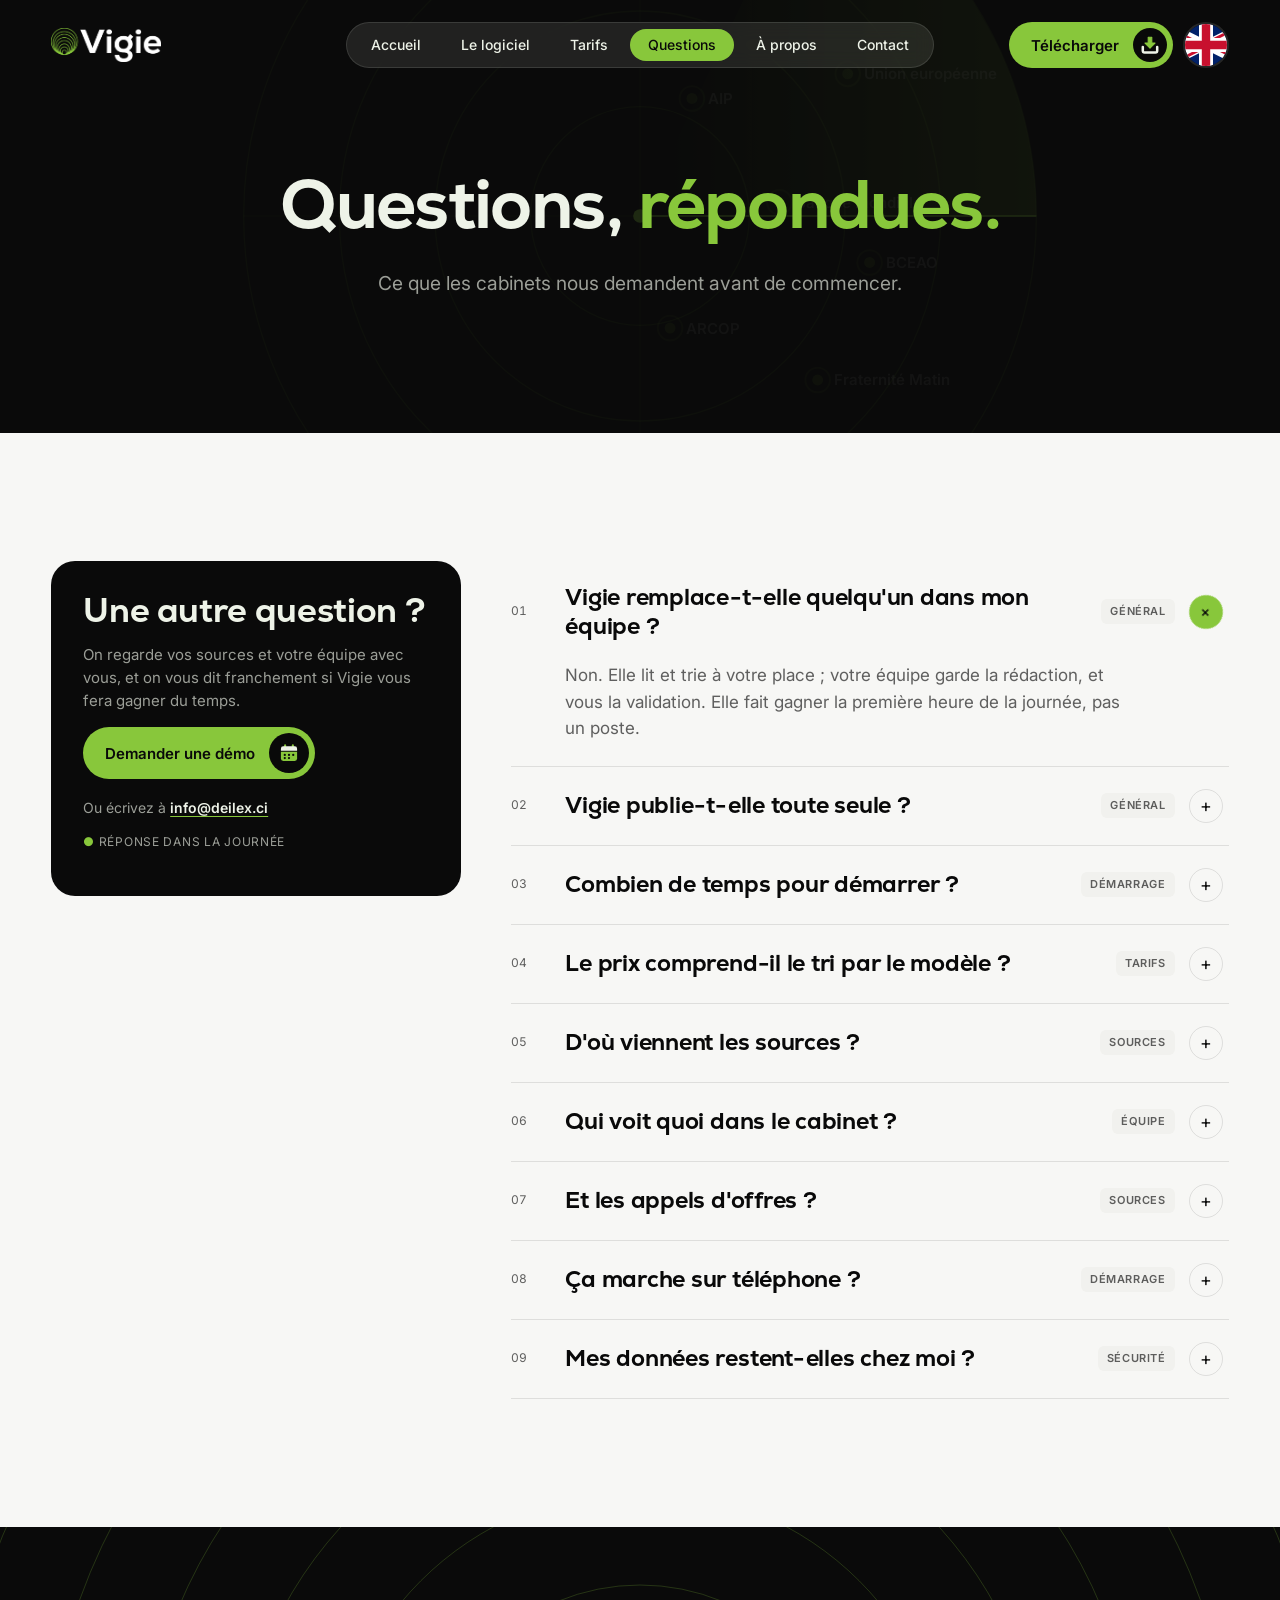
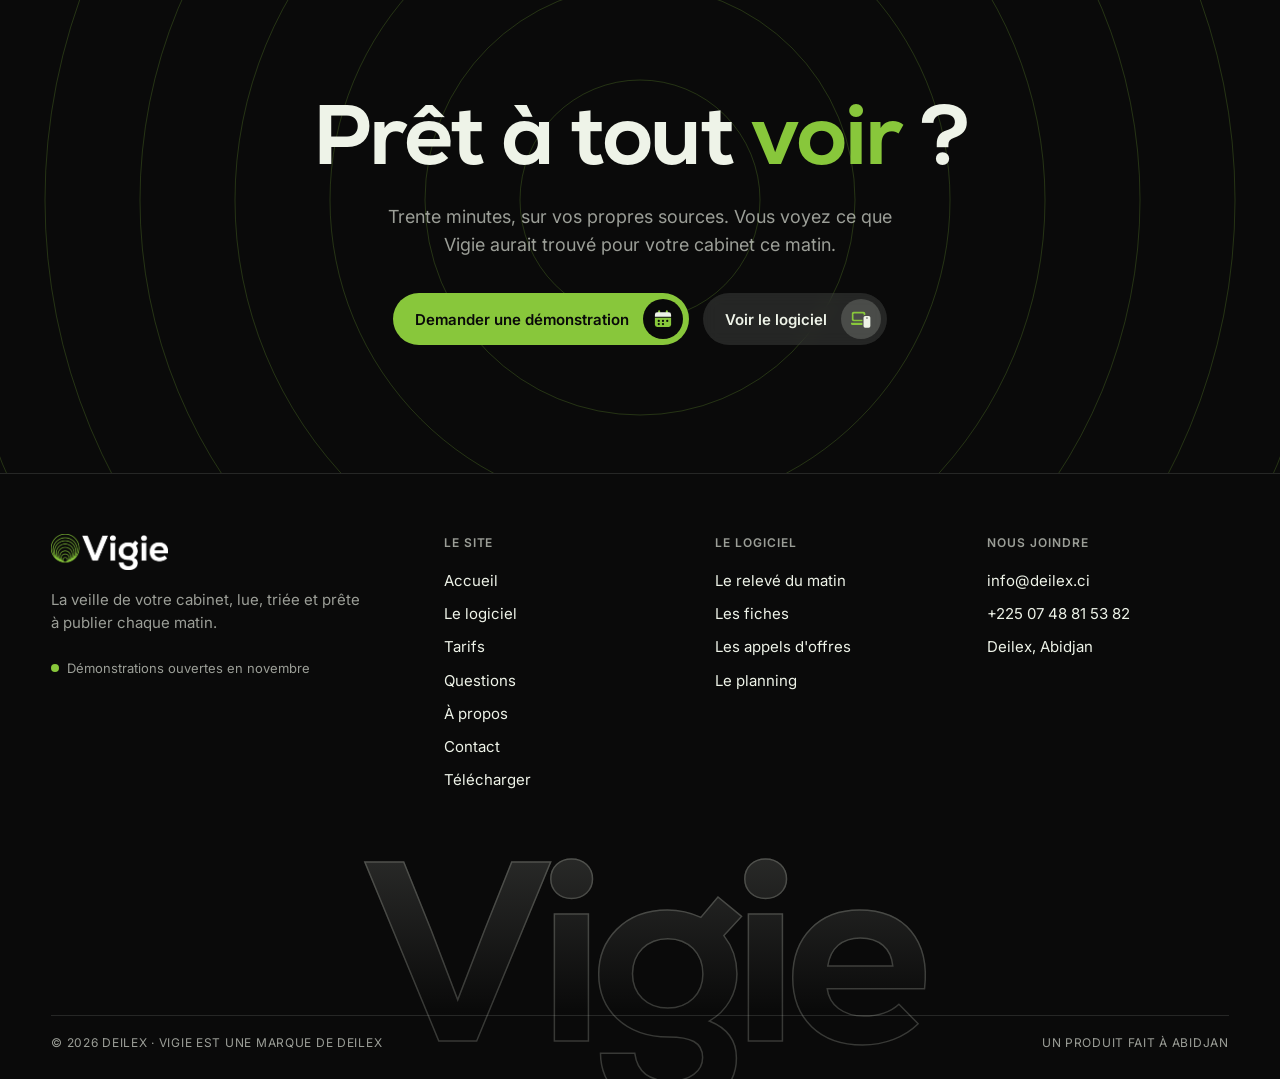
<file: questions.html>
<!doctype html>
<html lang="fr">
<head>
<meta charset="utf-8">
<meta name="viewport" content="width=device-width, initial-scale=1">
<title>Questions · Vigie</title>
<meta name="description" content="Les réponses aux questions que les cabinets posent avant de commencer avec Vigie.">
<meta name="theme-color" content="#10180a">
<link rel="alternate" hreflang="fr" href="https://vigie.deilex.ci/questions.html">
<link rel="alternate" hreflang="en" href="https://vigie.deilex.ci/en/questions.html">
<link rel="icon" href="images/logo-vigie.svg">
<link rel="stylesheet" href="site.css">
<script src="site.js" defer></script>
</head>
<body>
<nav class="menu" aria-label="Pages du site">
  <a href="index.html" class="marque"><img src="images/logo-vigie-nuit.svg" alt="Vigie, accueil"></a>
  <div class="liens"><a href="index.html">Accueil</a><a href="logiciel.html">Le logiciel</a><a href="tarifs.html">Tarifs</a><a href="questions.html" aria-current="page">Questions</a><a href="a-propos.html">À propos</a><a href="contact.html">Contact</a></div>
  <div class="droite"><a class="bouton vert" href="telecharger.html"><span class="texte-bouton">Télécharger</span><span class="rond"><span class="ic ic-telecharger" aria-hidden="true"><i class="v" style="--p:url('images/icones/telecharger-vert.svg')"></i><i class="e" style="--p:url('images/icones/telecharger-encre.svg')"></i></span></span></a>
  <a class="langue" href="en/questions.html" hreflang="en" lang="en" aria-label="English"><img src="images/drapeau-gb.svg" alt=""></a></div>
</nav>
<main>
<header class="heros court">
  <svg class="fond-radar" viewBox="0 0 600 600" aria-hidden="true">
  <defs><linearGradient id="balai-nuit" x1="0" y1="0" x2="1" y2="0">
    <stop offset="0%" stop-color="#88c73b" stop-opacity="0"/><stop offset="100%" stop-color="#88c73b" stop-opacity=".34"/>
  </linearGradient></defs>
  <circle class="anneau" cx="300" cy="300" r="290"/><circle class="anneau" cx="300" cy="300" r="220"/><circle class="anneau" cx="300" cy="300" r="150"/><circle class="anneau" cx="300" cy="300" r="80"/>
  <line class="croix" x1="10" y1="300" x2="590" y2="300"/><line class="croix" x1="300" y1="10" x2="300" y2="590"/>
  <g class="balai"><path d="M300 300 L590 300 A290 290 0 0 0 425 39 Z" fill="url(#balai-nuit)"/>
    <line x1="300" y1="300" x2="590" y2="300" stroke="#88c73b" stroke-width="1.6" stroke-opacity=".8"/></g>
  <circle cx="300" cy="300" r="5" fill="#88c73b"/>
  <g class="echo" style="animation-delay:-7.1s"><circle class="halo" cx="372" cy="128" r="9"/><circle cx="372" cy="128" r="4"/><text x="384" y="132">Journal officiel</text></g><g class="echo" style="animation-delay:-5.3s"><circle class="halo" cx="338" cy="214" r="9"/><circle cx="338" cy="214" r="4"/><text x="350" y="218">AIP</text></g><g class="echo" style="animation-delay:-3.9s"><circle class="halo" cx="322" cy="382" r="9"/><circle cx="322" cy="382" r="4"/><text x="334" y="386">ARCOP</text></g><g class="echo" style="animation-delay:-2.5s"><circle class="halo" cx="352" cy="482" r="9"/><circle cx="352" cy="482" r="4"/><text x="364" y="486">Marchés publics</text></g><g class="echo" style="animation-delay:-6.2s"><circle class="halo" cx="468" cy="334" r="9"/><circle cx="468" cy="334" r="4"/><text x="480" y="338">BCEAO</text></g><g class="echo" style="animation-delay:-4.4s"><circle class="halo" cx="402" cy="290" r="9"/><circle cx="402" cy="290" r="4"/><text x="414" y="294">Banque mondiale</text></g><g class="echo" style="animation-delay:-7.6s"><circle class="halo" cx="452" cy="196" r="9"/><circle cx="452" cy="196" r="4"/><text x="464" y="200">Union européenne</text></g><g class="echo" style="animation-delay:-1.6s"><circle class="halo" cx="430" cy="420" r="9"/><circle cx="430" cy="420" r="4"/><text x="442" y="424">Fraternité Matin</text></g>
</svg>
  <div class="contenu">
    <h1>Questions, <mark>répondues.</mark></h1>
    <p class="chapeau">Ce que les cabinets nous demandent avant de commencer.</p>
  </div>
</header>
<section class="section"><div class="contenu"><div class="questions-deux">
  <aside class="carte-appel"><h3>Une autre question ?</h3>
    <p>On regarde vos sources et votre équipe avec vous, et on vous dit franchement si Vigie vous fera gagner du temps.</p>
    <a class="bouton vert" href="contact.html">Demander une démo<span class="rond"><span class="ic ic-planning" aria-hidden="true"><i class="v" style="--p:url('images/icones/planning-vert.svg')"></i><i class="e" style="--p:url('images/icones/planning-encre.svg')"></i></span></span></a>
    <p class="ecrire">Ou écrivez à <a href="mailto:info@deilex.ci">info@deilex.ci</a></p>
    <p class="delai">Réponse dans la journée</p></aside>
  <div class="liste-questions"><details open><summary><span class="num-q">01</span>
  <span class="q">Vigie remplace-t-elle quelqu'un dans mon équipe ?</span><span class="categorie">Général</span><span class="ouvre" aria-hidden="true">+</span></summary>
  <p class="reponse">Non. Elle lit et trie à votre place ; votre équipe garde la rédaction, et vous la validation. Elle fait gagner la première heure de la journée, pas un poste.</p></details><details><summary><span class="num-q">02</span>
  <span class="q">Vigie publie-t-elle toute seule ?</span><span class="categorie">Général</span><span class="ouvre" aria-hidden="true">+</span></summary>
  <p class="reponse">Jamais. Rien ne part sans la validation du directeur. Une fois validée, la publication s'ouvre dans le réseau choisi, avec le texte prêt.</p></details><details><summary><span class="num-q">03</span>
  <span class="q">Combien de temps pour démarrer ?</span><span class="categorie">Démarrage</span><span class="ouvre" aria-hidden="true">+</span></summary>
  <p class="reponse">Une demi-journée : on crée le cabinet, on déclare vos métiers et vos sources, on invite l'équipe. Le lendemain matin, le premier relevé est là.</p></details><details><summary><span class="num-q">04</span>
  <span class="q">Le prix comprend-il le tri par le modèle ?</span><span class="categorie">Tarifs</span><span class="ouvre" aria-hidden="true">+</span></summary>
  <p class="reponse">Oui. Le tri et les brouillons sont compris dans la formule ; vous n'avez rien d'autre à payer.</p></details><details><summary><span class="num-q">05</span>
  <span class="q">D'où viennent les sources ?</span><span class="categorie">Sources</span><span class="ouvre" aria-hidden="true">+</span></summary>
  <p class="reponse">Des journaux officiels, des portails de marchés publics, des bailleurs (Banque mondiale, Union européenne), des autorités (ARCOP, BCEAO) et de la presse économique. Vous ajoutez les vôtres, vous mettez les plus importantes en favori.</p></details><details><summary><span class="num-q">06</span>
  <span class="q">Qui voit quoi dans le cabinet ?</span><span class="categorie">Équipe</span><span class="ouvre" aria-hidden="true">+</span></summary>
  <p class="reponse">Chacun a son compte et son rôle : directeur, community manager, infographe. Le directeur valide ; les autres rédigent et commentent. Les messages entre deux personnes ne sont lus que par elles.</p></details><details><summary><span class="num-q">07</span>
  <span class="q">Et les appels d'offres ?</span><span class="categorie">Sources</span><span class="ouvre" aria-hidden="true">+</span></summary>
  <p class="reponse">Vigie lit les avis de marchés et les appels des bailleurs, garde ceux de vos métiers et affiche la date limite. Vous suivez chaque affaire : à étudier, réponse en cours, soumise, gagnée.</p></details><details><summary><span class="num-q">08</span>
  <span class="q">Ça marche sur téléphone ?</span><span class="categorie">Démarrage</span><span class="ouvre" aria-hidden="true">+</span></summary>
  <p class="reponse">Oui. Vigie s'installe sur l'écran d'accueil d'un téléphone comme une application, et prévient quand un signal important arrive.</p></details><details><summary><span class="num-q">09</span>
  <span class="q">Mes données restent-elles chez moi ?</span><span class="categorie">Sécurité</span><span class="ouvre" aria-hidden="true">+</span></summary>
  <p class="reponse">Oui. Chaque cabinet a sa propre base, séparée des autres. Vous pouvez tout exporter, et tout effacer, depuis les réglages.</p></details></div>
</div></div></section>
<section class="appel-final nuit">
  <svg class="anneaux" viewBox="0 0 1400 1400" aria-hidden="true"><circle cx="700" cy="700" r="120"/><circle cx="700" cy="700" r="215"/><circle cx="700" cy="700" r="310"/><circle cx="700" cy="700" r="405"/><circle cx="700" cy="700" r="500"/><circle cx="700" cy="700" r="595"/><circle cx="700" cy="700" r="690"/></svg>
  <div class="contenu">
    <h2>Prêt à tout <mark>voir</mark> ?</h2>
    <p>Trente minutes, sur vos propres sources. Vous voyez ce que Vigie aurait trouvé pour votre cabinet ce matin.</p>
    <div class="boutons"><a class="bouton vert" href="contact.html">Demander une démonstration<span class="rond"><span class="ic ic-planning" aria-hidden="true"><i class="v" style="--p:url('images/icones/planning-vert.svg')"></i><i class="e" style="--p:url('images/icones/planning-encre.svg')"></i></span></span></a>
      <a class="bouton verre" href="logiciel.html">Voir le logiciel<span class="rond"><span class="ic ic-appareils" aria-hidden="true"><i class="v" style="--p:url('images/icones/appareils-vert.svg')"></i><i class="e" style="--p:url('images/icones/appareils-encre.svg')"></i></span></span></a></div>
  </div>
</section>
</main>
<footer class="pied">
  <div class="contenu">
    <div class="colonnes">
      <div><a href="index.html" class="marque"><img src="images/logo-vigie-nuit.svg" alt="Vigie"></a>
        <p>La veille de votre cabinet, lue, triée et prête à publier chaque matin.</p>
        <span class="disponible">Démonstrations ouvertes en novembre</span></div>
      <div><h4>Le site</h4><a href="index.html">Accueil</a><a href="logiciel.html">Le logiciel</a><a href="tarifs.html">Tarifs</a><a href="questions.html">Questions</a><a href="a-propos.html">À propos</a><a href="contact.html">Contact</a><a href="telecharger.html">Télécharger</a></div>
      <div><h4>Le logiciel</h4>
        <a href="logiciel.html">Le relevé du matin</a>
        <a href="logiciel.html">Les fiches</a>
        <a href="logiciel.html">Les appels d'offres</a>
        <a href="logiciel.html">Le planning</a></div>
      <div><h4>Nous joindre</h4><a href="mailto:info@deilex.ci">info@deilex.ci</a>
        <a href="tel:+2250748815382">+225 07 48 81 53 82</a>
        <a href="a-propos.html">Deilex, Abidjan</a></div>
    </div>
  </div>
  <span class="nom-geant" aria-hidden="true">Vigie</span>
  <div class="contenu"><div class="ligne-basse">
    <span>© 2026 Deilex · Vigie est une marque de Deilex</span>
    <span>Un produit fait à Abidjan</span>
  </div></div>
</footer>
</body>
</html>
</file>
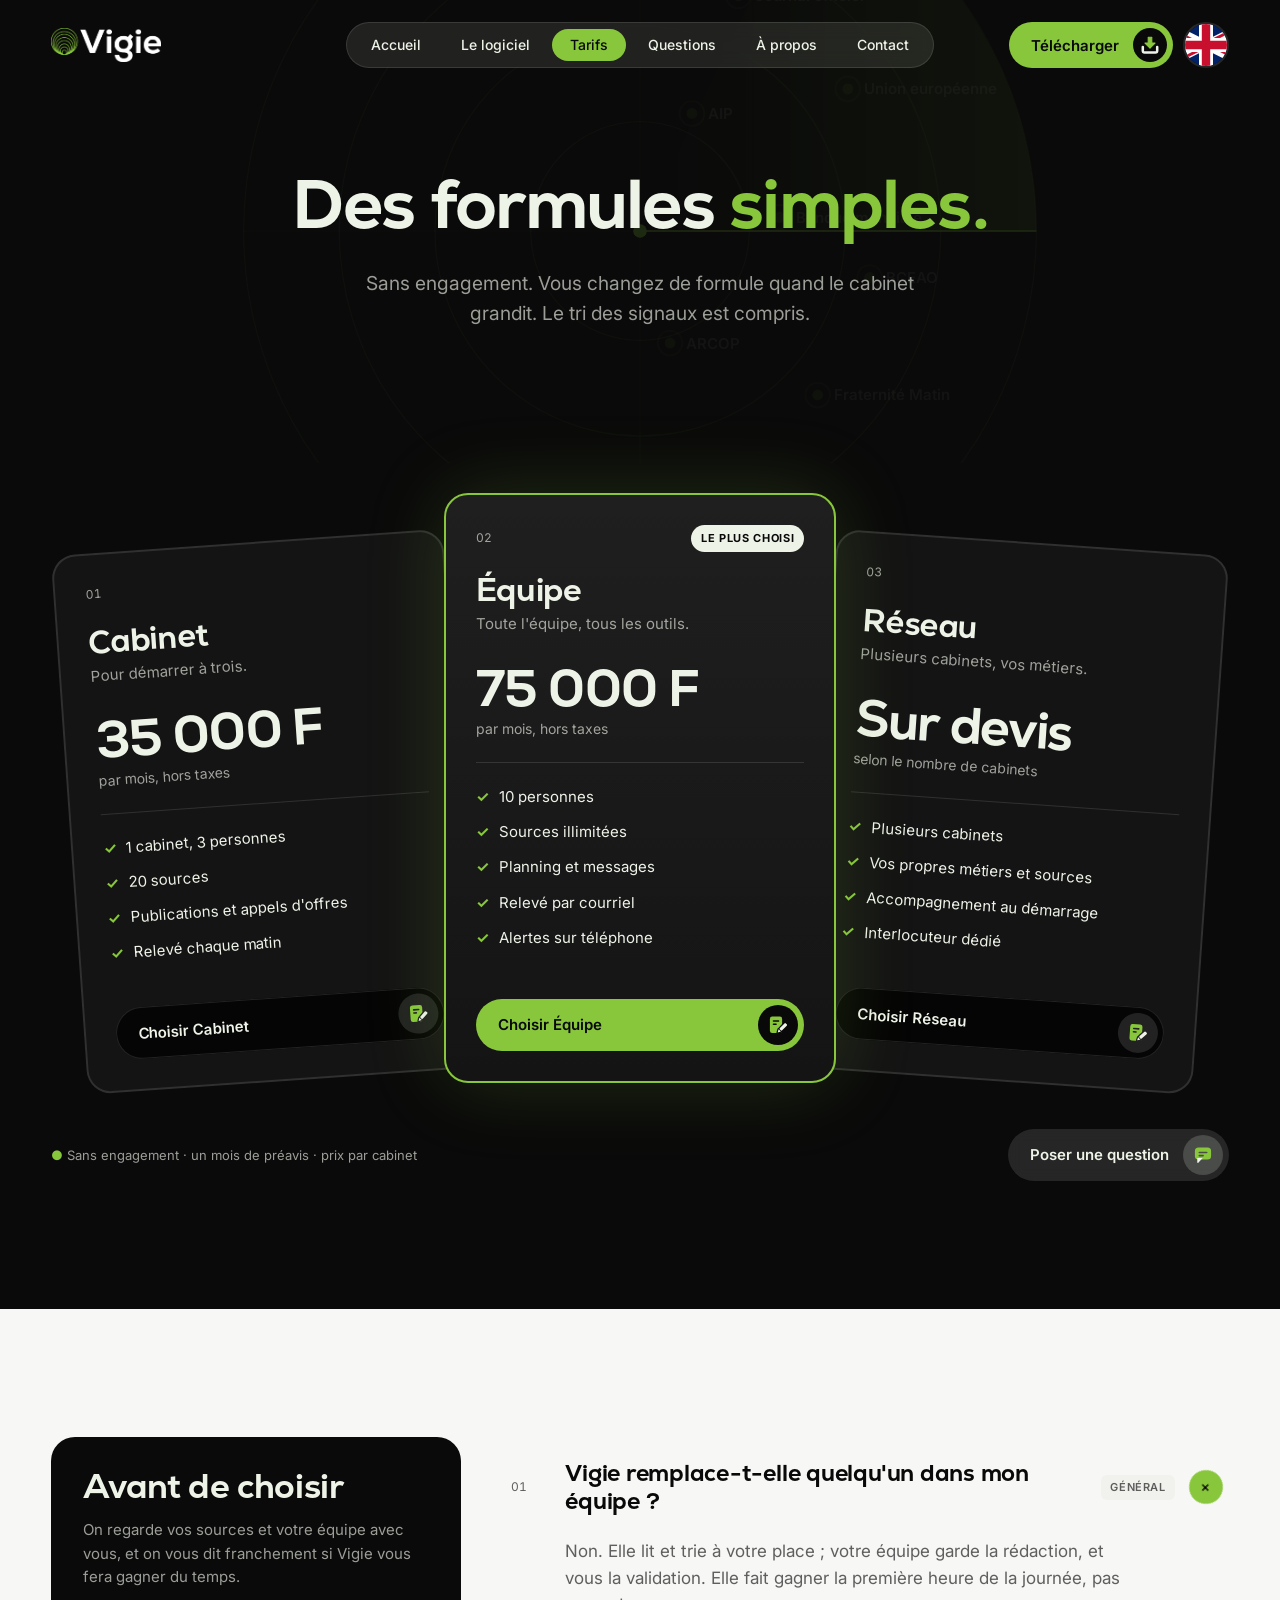
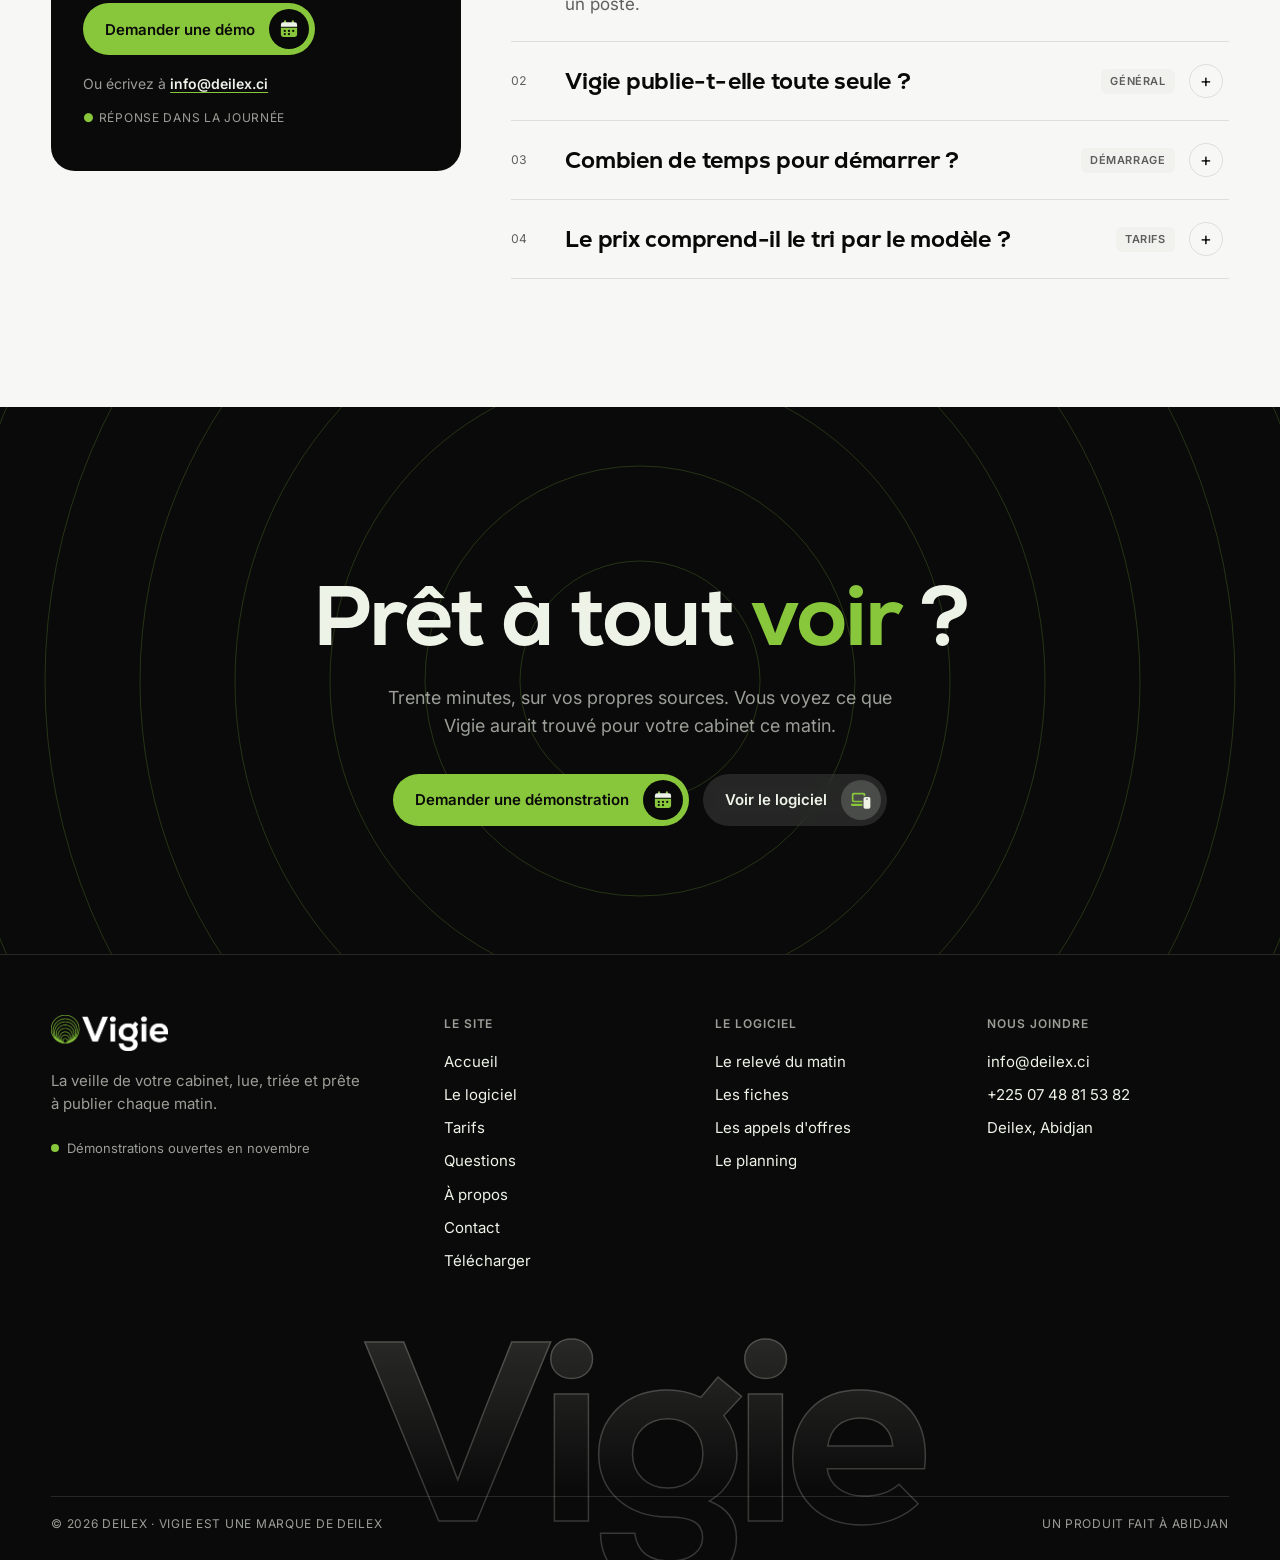
<file: tarifs.html>
<!doctype html>
<html lang="fr">
<head>
<meta charset="utf-8">
<meta name="viewport" content="width=device-width, initial-scale=1">
<title>Tarifs · Vigie</title>
<meta name="description" content="Trois formules sans engagement pour les cabinets, de trois à dix personnes et plus.">
<meta name="theme-color" content="#10180a">
<link rel="alternate" hreflang="fr" href="https://vigie.deilex.ci/tarifs.html">
<link rel="alternate" hreflang="en" href="https://vigie.deilex.ci/en/tarifs.html">
<link rel="icon" href="images/logo-vigie.svg">
<link rel="stylesheet" href="site.css">
<script src="site.js" defer></script>
</head>
<body>
<nav class="menu" aria-label="Pages du site">
  <a href="index.html" class="marque"><img src="images/logo-vigie-nuit.svg" alt="Vigie, accueil"></a>
  <div class="liens"><a href="index.html">Accueil</a><a href="logiciel.html">Le logiciel</a><a href="tarifs.html" aria-current="page">Tarifs</a><a href="questions.html">Questions</a><a href="a-propos.html">À propos</a><a href="contact.html">Contact</a></div>
  <div class="droite"><a class="bouton vert" href="telecharger.html"><span class="texte-bouton">Télécharger</span><span class="rond"><span class="ic ic-telecharger" aria-hidden="true"><i class="v" style="--p:url('images/icones/telecharger-vert.svg')"></i><i class="e" style="--p:url('images/icones/telecharger-encre.svg')"></i></span></span></a>
  <a class="langue" href="en/tarifs.html" hreflang="en" lang="en" aria-label="English"><img src="images/drapeau-gb.svg" alt=""></a></div>
</nav>
<main>
<header class="heros court">
  <svg class="fond-radar" viewBox="0 0 600 600" aria-hidden="true">
  <defs><linearGradient id="balai-nuit" x1="0" y1="0" x2="1" y2="0">
    <stop offset="0%" stop-color="#88c73b" stop-opacity="0"/><stop offset="100%" stop-color="#88c73b" stop-opacity=".34"/>
  </linearGradient></defs>
  <circle class="anneau" cx="300" cy="300" r="290"/><circle class="anneau" cx="300" cy="300" r="220"/><circle class="anneau" cx="300" cy="300" r="150"/><circle class="anneau" cx="300" cy="300" r="80"/>
  <line class="croix" x1="10" y1="300" x2="590" y2="300"/><line class="croix" x1="300" y1="10" x2="300" y2="590"/>
  <g class="balai"><path d="M300 300 L590 300 A290 290 0 0 0 425 39 Z" fill="url(#balai-nuit)"/>
    <line x1="300" y1="300" x2="590" y2="300" stroke="#88c73b" stroke-width="1.6" stroke-opacity=".8"/></g>
  <circle cx="300" cy="300" r="5" fill="#88c73b"/>
  <g class="echo" style="animation-delay:-7.1s"><circle class="halo" cx="372" cy="128" r="9"/><circle cx="372" cy="128" r="4"/><text x="384" y="132">Journal officiel</text></g><g class="echo" style="animation-delay:-5.3s"><circle class="halo" cx="338" cy="214" r="9"/><circle cx="338" cy="214" r="4"/><text x="350" y="218">AIP</text></g><g class="echo" style="animation-delay:-3.9s"><circle class="halo" cx="322" cy="382" r="9"/><circle cx="322" cy="382" r="4"/><text x="334" y="386">ARCOP</text></g><g class="echo" style="animation-delay:-2.5s"><circle class="halo" cx="352" cy="482" r="9"/><circle cx="352" cy="482" r="4"/><text x="364" y="486">Marchés publics</text></g><g class="echo" style="animation-delay:-6.2s"><circle class="halo" cx="468" cy="334" r="9"/><circle cx="468" cy="334" r="4"/><text x="480" y="338">BCEAO</text></g><g class="echo" style="animation-delay:-4.4s"><circle class="halo" cx="402" cy="290" r="9"/><circle cx="402" cy="290" r="4"/><text x="414" y="294">Banque mondiale</text></g><g class="echo" style="animation-delay:-7.6s"><circle class="halo" cx="452" cy="196" r="9"/><circle cx="452" cy="196" r="4"/><text x="464" y="200">Union européenne</text></g><g class="echo" style="animation-delay:-1.6s"><circle class="halo" cx="430" cy="420" r="9"/><circle cx="430" cy="420" r="4"/><text x="442" y="424">Fraternité Matin</text></g>
</svg>
  <div class="contenu">
    <h1>Des formules <mark>simples.</mark></h1>
    <p class="chapeau">Sans engagement. Vous changez de formule quand le cabinet grandit. Le tri des signaux est compris.</p>
  </div>
</header>
<section class="section nuit tarifs-haut"><div class="contenu">
  <div class="eventail"><article class="tarif">
  <div class="haut-tarif"><span>01</span></div>
  <h3>Cabinet</h3><p class="pour">Pour démarrer à trois.</p>
  <span class="prix">35 000 F</span><span class="prix-unite">par mois, hors taxes</span>
  <ul><li>1 cabinet, 3 personnes</li><li>20 sources</li><li>Publications et appels d'offres</li><li>Relevé chaque matin</li></ul>
  <a class="bouton" href="contact.html">Choisir Cabinet<span class="rond"><span class="ic ic-a-valider" aria-hidden="true"><i class="v" style="--p:url('images/icones/a-valider-vert.svg')"></i><i class="e" style="--p:url('images/icones/a-valider-encre.svg')"></i></span></span></a>
</article><article class="tarif mis">
  <div class="haut-tarif"><span>02</span><span class="favori">Le plus choisi</span></div>
  <h3>Équipe</h3><p class="pour">Toute l'équipe, tous les outils.</p>
  <span class="prix">75 000 F</span><span class="prix-unite">par mois, hors taxes</span>
  <ul><li>10 personnes</li><li>Sources illimitées</li><li>Planning et messages</li><li>Relevé par courriel</li><li>Alertes sur téléphone</li></ul>
  <a class="bouton vert" href="contact.html">Choisir Équipe<span class="rond"><span class="ic ic-a-valider" aria-hidden="true"><i class="v" style="--p:url('images/icones/a-valider-vert.svg')"></i><i class="e" style="--p:url('images/icones/a-valider-encre.svg')"></i></span></span></a>
</article><article class="tarif">
  <div class="haut-tarif"><span>03</span></div>
  <h3>Réseau</h3><p class="pour">Plusieurs cabinets, vos métiers.</p>
  <span class="prix">Sur devis</span><span class="prix-unite">selon le nombre de cabinets</span>
  <ul><li>Plusieurs cabinets</li><li>Vos propres métiers et sources</li><li>Accompagnement au démarrage</li><li>Interlocuteur dédié</li></ul>
  <a class="bouton" href="contact.html">Choisir Réseau<span class="rond"><span class="ic ic-a-valider" aria-hidden="true"><i class="v" style="--p:url('images/icones/a-valider-vert.svg')"></i><i class="e" style="--p:url('images/icones/a-valider-encre.svg')"></i></span></span></a>
</article></div>
  <div class="note-tarifs"><span>Sans engagement · un mois de préavis · prix par cabinet</span>
    <a class="bouton verre" href="questions.html">Poser une question<span class="rond"><span class="ic ic-messages" aria-hidden="true"><i class="v" style="--p:url('images/icones/messages-vert.svg')"></i><i class="e" style="--p:url('images/icones/messages-encre.svg')"></i></span></span></a></div>
</div></section>
<section class="section"><div class="contenu"><div class="questions-deux">
  <aside class="carte-appel"><h3>Avant de choisir</h3>
    <p>On regarde vos sources et votre équipe avec vous, et on vous dit franchement si Vigie vous fera gagner du temps.</p>
    <a class="bouton vert" href="contact.html">Demander une démo<span class="rond"><span class="ic ic-planning" aria-hidden="true"><i class="v" style="--p:url('images/icones/planning-vert.svg')"></i><i class="e" style="--p:url('images/icones/planning-encre.svg')"></i></span></span></a>
    <p class="ecrire">Ou écrivez à <a href="mailto:info@deilex.ci">info@deilex.ci</a></p>
    <p class="delai">Réponse dans la journée</p></aside>
  <div class="liste-questions"><details open><summary><span class="num-q">01</span>
  <span class="q">Vigie remplace-t-elle quelqu'un dans mon équipe ?</span><span class="categorie">Général</span><span class="ouvre" aria-hidden="true">+</span></summary>
  <p class="reponse">Non. Elle lit et trie à votre place ; votre équipe garde la rédaction, et vous la validation. Elle fait gagner la première heure de la journée, pas un poste.</p></details><details><summary><span class="num-q">02</span>
  <span class="q">Vigie publie-t-elle toute seule ?</span><span class="categorie">Général</span><span class="ouvre" aria-hidden="true">+</span></summary>
  <p class="reponse">Jamais. Rien ne part sans la validation du directeur. Une fois validée, la publication s'ouvre dans le réseau choisi, avec le texte prêt.</p></details><details><summary><span class="num-q">03</span>
  <span class="q">Combien de temps pour démarrer ?</span><span class="categorie">Démarrage</span><span class="ouvre" aria-hidden="true">+</span></summary>
  <p class="reponse">Une demi-journée : on crée le cabinet, on déclare vos métiers et vos sources, on invite l'équipe. Le lendemain matin, le premier relevé est là.</p></details><details><summary><span class="num-q">04</span>
  <span class="q">Le prix comprend-il le tri par le modèle ?</span><span class="categorie">Tarifs</span><span class="ouvre" aria-hidden="true">+</span></summary>
  <p class="reponse">Oui. Le tri et les brouillons sont compris dans la formule ; vous n'avez rien d'autre à payer.</p></details></div>
</div></div></section>
<section class="appel-final nuit">
  <svg class="anneaux" viewBox="0 0 1400 1400" aria-hidden="true"><circle cx="700" cy="700" r="120"/><circle cx="700" cy="700" r="215"/><circle cx="700" cy="700" r="310"/><circle cx="700" cy="700" r="405"/><circle cx="700" cy="700" r="500"/><circle cx="700" cy="700" r="595"/><circle cx="700" cy="700" r="690"/></svg>
  <div class="contenu">
    <h2>Prêt à tout <mark>voir</mark> ?</h2>
    <p>Trente minutes, sur vos propres sources. Vous voyez ce que Vigie aurait trouvé pour votre cabinet ce matin.</p>
    <div class="boutons"><a class="bouton vert" href="contact.html">Demander une démonstration<span class="rond"><span class="ic ic-planning" aria-hidden="true"><i class="v" style="--p:url('images/icones/planning-vert.svg')"></i><i class="e" style="--p:url('images/icones/planning-encre.svg')"></i></span></span></a>
      <a class="bouton verre" href="logiciel.html">Voir le logiciel<span class="rond"><span class="ic ic-appareils" aria-hidden="true"><i class="v" style="--p:url('images/icones/appareils-vert.svg')"></i><i class="e" style="--p:url('images/icones/appareils-encre.svg')"></i></span></span></a></div>
  </div>
</section>
</main>
<footer class="pied">
  <div class="contenu">
    <div class="colonnes">
      <div><a href="index.html" class="marque"><img src="images/logo-vigie-nuit.svg" alt="Vigie"></a>
        <p>La veille de votre cabinet, lue, triée et prête à publier chaque matin.</p>
        <span class="disponible">Démonstrations ouvertes en novembre</span></div>
      <div><h4>Le site</h4><a href="index.html">Accueil</a><a href="logiciel.html">Le logiciel</a><a href="tarifs.html">Tarifs</a><a href="questions.html">Questions</a><a href="a-propos.html">À propos</a><a href="contact.html">Contact</a><a href="telecharger.html">Télécharger</a></div>
      <div><h4>Le logiciel</h4>
        <a href="logiciel.html">Le relevé du matin</a>
        <a href="logiciel.html">Les fiches</a>
        <a href="logiciel.html">Les appels d'offres</a>
        <a href="logiciel.html">Le planning</a></div>
      <div><h4>Nous joindre</h4><a href="mailto:info@deilex.ci">info@deilex.ci</a>
        <a href="tel:+2250748815382">+225 07 48 81 53 82</a>
        <a href="a-propos.html">Deilex, Abidjan</a></div>
    </div>
  </div>
  <span class="nom-geant" aria-hidden="true">Vigie</span>
  <div class="contenu"><div class="ligne-basse">
    <span>© 2026 Deilex · Vigie est une marque de Deilex</span>
    <span>Un produit fait à Abidjan</span>
  </div></div>
</footer>
</body>
</html>
</file>
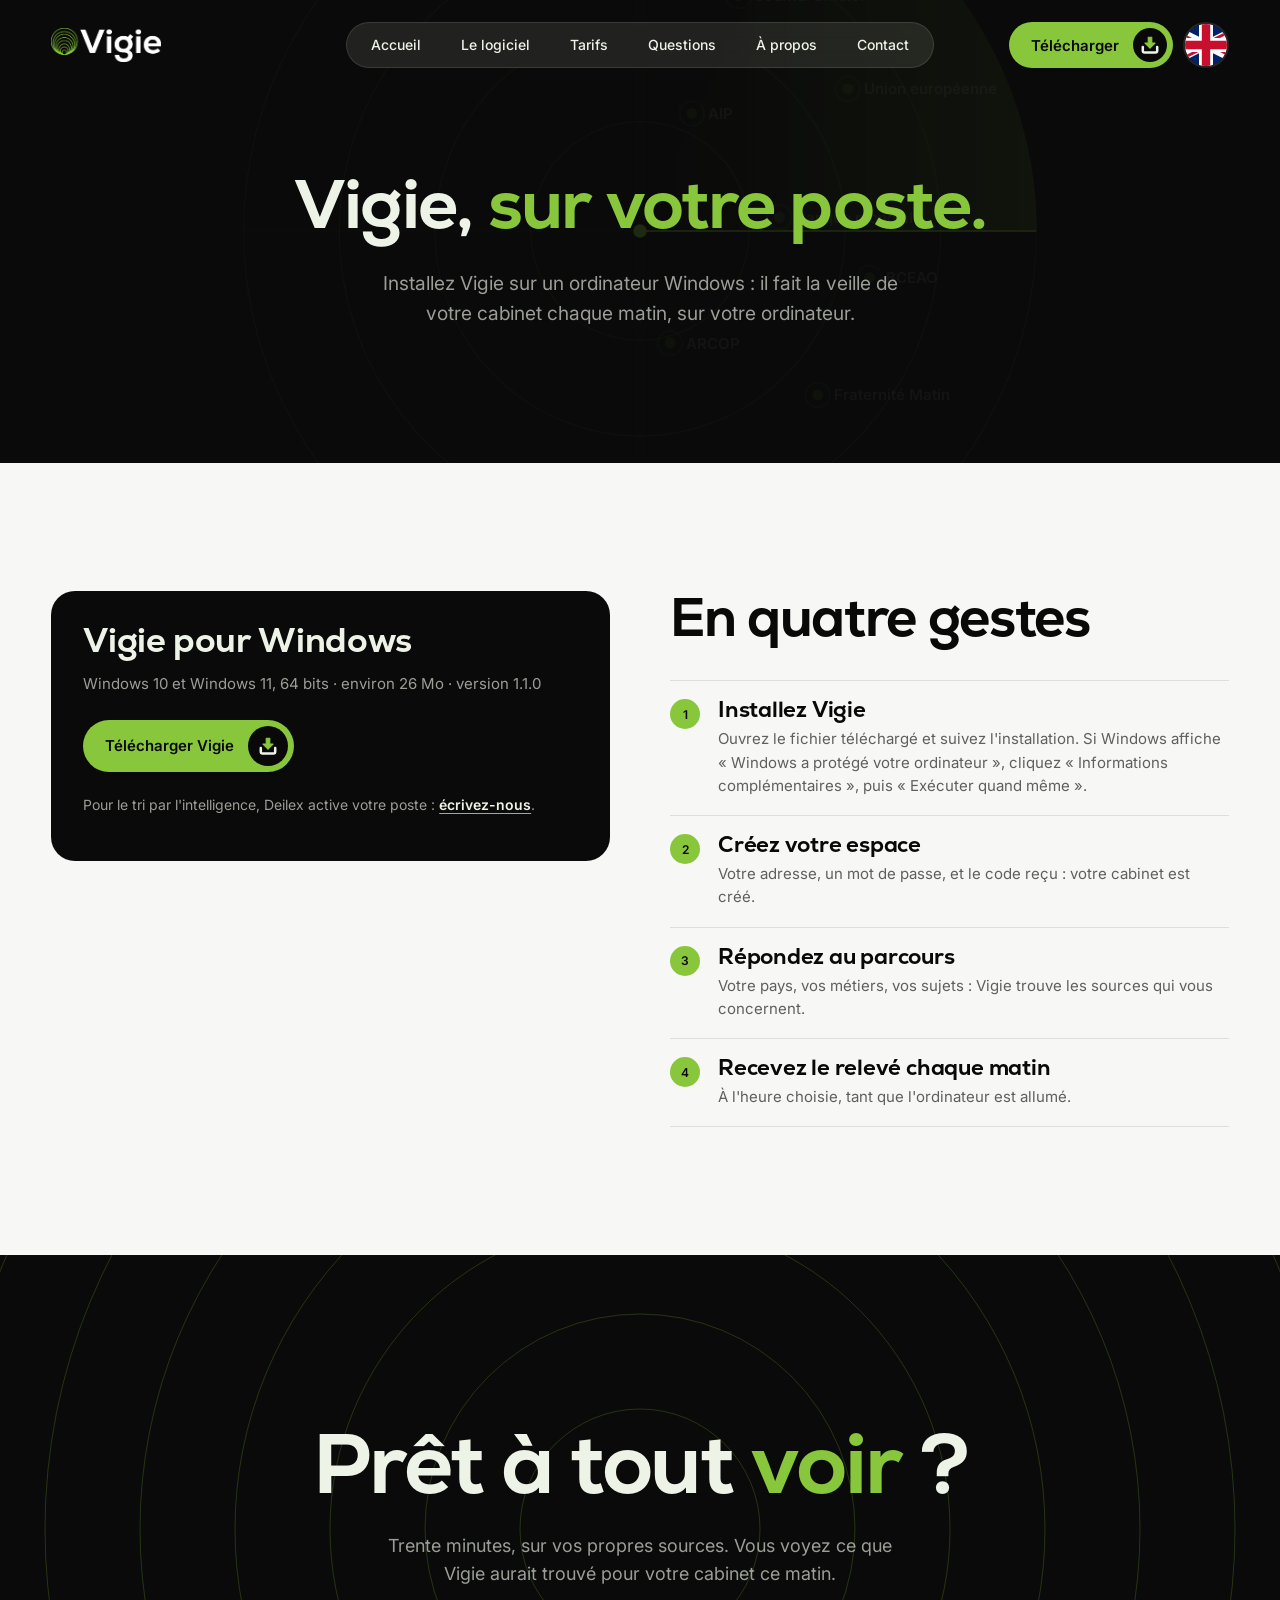
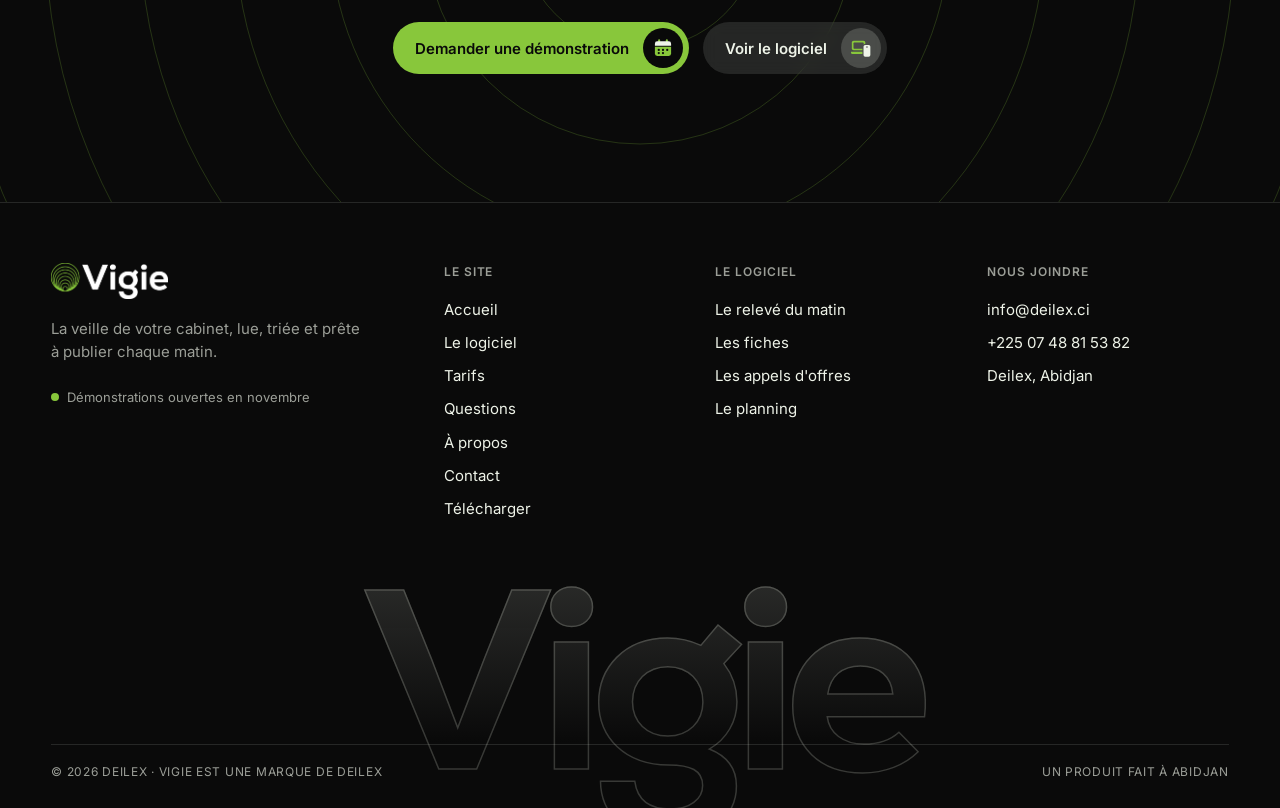
<file: telecharger.html>
<!doctype html>
<html lang="fr">
<head>
<meta charset="utf-8">
<meta name="viewport" content="width=device-width, initial-scale=1">
<title>Télécharger · Vigie</title>
<meta name="description" content="Télécharger Vigie pour Windows : la veille de votre cabinet, sur votre ordinateur.">
<meta name="theme-color" content="#10180a">
<link rel="alternate" hreflang="fr" href="https://vigie.deilex.ci/telecharger.html">
<link rel="alternate" hreflang="en" href="https://vigie.deilex.ci/en/telecharger.html">
<link rel="icon" href="images/logo-vigie.svg">
<link rel="stylesheet" href="site.css">
<script src="site.js" defer></script>
</head>
<body>
<nav class="menu" aria-label="Pages du site">
  <a href="index.html" class="marque"><img src="images/logo-vigie-nuit.svg" alt="Vigie, accueil"></a>
  <div class="liens"><a href="index.html">Accueil</a><a href="logiciel.html">Le logiciel</a><a href="tarifs.html">Tarifs</a><a href="questions.html">Questions</a><a href="a-propos.html">À propos</a><a href="contact.html">Contact</a></div>
  <div class="droite"><a class="bouton vert" href="telecharger.html"><span class="texte-bouton">Télécharger</span><span class="rond"><span class="ic ic-telecharger" aria-hidden="true"><i class="v" style="--p:url('images/icones/telecharger-vert.svg')"></i><i class="e" style="--p:url('images/icones/telecharger-encre.svg')"></i></span></span></a>
  <a class="langue" href="en/telecharger.html" hreflang="en" lang="en" aria-label="English"><img src="images/drapeau-gb.svg" alt=""></a></div>
</nav>
<main>
<header class="heros court">
  <svg class="fond-radar" viewBox="0 0 600 600" aria-hidden="true">
  <defs><linearGradient id="balai-nuit" x1="0" y1="0" x2="1" y2="0">
    <stop offset="0%" stop-color="#88c73b" stop-opacity="0"/><stop offset="100%" stop-color="#88c73b" stop-opacity=".34"/>
  </linearGradient></defs>
  <circle class="anneau" cx="300" cy="300" r="290"/><circle class="anneau" cx="300" cy="300" r="220"/><circle class="anneau" cx="300" cy="300" r="150"/><circle class="anneau" cx="300" cy="300" r="80"/>
  <line class="croix" x1="10" y1="300" x2="590" y2="300"/><line class="croix" x1="300" y1="10" x2="300" y2="590"/>
  <g class="balai"><path d="M300 300 L590 300 A290 290 0 0 0 425 39 Z" fill="url(#balai-nuit)"/>
    <line x1="300" y1="300" x2="590" y2="300" stroke="#88c73b" stroke-width="1.6" stroke-opacity=".8"/></g>
  <circle cx="300" cy="300" r="5" fill="#88c73b"/>
  <g class="echo" style="animation-delay:-7.1s"><circle class="halo" cx="372" cy="128" r="9"/><circle cx="372" cy="128" r="4"/><text x="384" y="132">Journal officiel</text></g><g class="echo" style="animation-delay:-5.3s"><circle class="halo" cx="338" cy="214" r="9"/><circle cx="338" cy="214" r="4"/><text x="350" y="218">AIP</text></g><g class="echo" style="animation-delay:-3.9s"><circle class="halo" cx="322" cy="382" r="9"/><circle cx="322" cy="382" r="4"/><text x="334" y="386">ARCOP</text></g><g class="echo" style="animation-delay:-2.5s"><circle class="halo" cx="352" cy="482" r="9"/><circle cx="352" cy="482" r="4"/><text x="364" y="486">Marchés publics</text></g><g class="echo" style="animation-delay:-6.2s"><circle class="halo" cx="468" cy="334" r="9"/><circle cx="468" cy="334" r="4"/><text x="480" y="338">BCEAO</text></g><g class="echo" style="animation-delay:-4.4s"><circle class="halo" cx="402" cy="290" r="9"/><circle cx="402" cy="290" r="4"/><text x="414" y="294">Banque mondiale</text></g><g class="echo" style="animation-delay:-7.6s"><circle class="halo" cx="452" cy="196" r="9"/><circle cx="452" cy="196" r="4"/><text x="464" y="200">Union européenne</text></g><g class="echo" style="animation-delay:-1.6s"><circle class="halo" cx="430" cy="420" r="9"/><circle cx="430" cy="420" r="4"/><text x="442" y="424">Fraternité Matin</text></g>
</svg>
  <div class="contenu">
    <h1>Vigie, <mark>sur votre poste.</mark></h1>
    <p class="chapeau">Installez Vigie sur un ordinateur Windows : il fait la veille de votre cabinet chaque matin, sur votre ordinateur.</p>
  </div>
</header>
<section class="section"><div class="contenu deux-apropos">
  <div class="carte-appel carte-telecharger">
    <h3>Vigie pour Windows</h3>
    <p>Windows 10 et Windows 11, 64 bits · environ 26 Mo · version 1.1.0</p>
    <div class="boutons"><a class="bouton vert" href="https://github.com/YANNROBOT/vigie-site/releases/latest/download/Installer-Vigie.exe" download>Télécharger Vigie<span class="rond"><span class="ic ic-telecharger" aria-hidden="true"><i class="v" style="--p:url('images/icones/telecharger-vert.svg')"></i><i class="e" style="--p:url('images/icones/telecharger-encre.svg')"></i></span></span></a></div>
    <p class="ecrire">Pour le tri par l'intelligence, Deilex active votre poste : <a href="contact.html">écrivez-nous</a>.</p>
  </div>
  <div>
    <h2>En quatre gestes</h2>
    <ol class="pas-liste"><li><span class="num">1</span><div><h3>Installez Vigie</h3><p>Ouvrez le fichier téléchargé et suivez l'installation. Si Windows affiche « Windows a protégé votre ordinateur », cliquez « Informations complémentaires », puis « Exécuter quand même ».</p></div></li><li><span class="num">2</span><div><h3>Créez votre espace</h3><p>Votre adresse, un mot de passe, et le code reçu : votre cabinet est créé.</p></div></li><li><span class="num">3</span><div><h3>Répondez au parcours</h3><p>Votre pays, vos métiers, vos sujets : Vigie trouve les sources qui vous concernent.</p></div></li><li><span class="num">4</span><div><h3>Recevez le relevé chaque matin</h3><p>À l'heure choisie, tant que l'ordinateur est allumé.</p></div></li></ol>
  </div>
</div></section>
<section class="appel-final nuit">
  <svg class="anneaux" viewBox="0 0 1400 1400" aria-hidden="true"><circle cx="700" cy="700" r="120"/><circle cx="700" cy="700" r="215"/><circle cx="700" cy="700" r="310"/><circle cx="700" cy="700" r="405"/><circle cx="700" cy="700" r="500"/><circle cx="700" cy="700" r="595"/><circle cx="700" cy="700" r="690"/></svg>
  <div class="contenu">
    <h2>Prêt à tout <mark>voir</mark> ?</h2>
    <p>Trente minutes, sur vos propres sources. Vous voyez ce que Vigie aurait trouvé pour votre cabinet ce matin.</p>
    <div class="boutons"><a class="bouton vert" href="contact.html">Demander une démonstration<span class="rond"><span class="ic ic-planning" aria-hidden="true"><i class="v" style="--p:url('images/icones/planning-vert.svg')"></i><i class="e" style="--p:url('images/icones/planning-encre.svg')"></i></span></span></a>
      <a class="bouton verre" href="logiciel.html">Voir le logiciel<span class="rond"><span class="ic ic-appareils" aria-hidden="true"><i class="v" style="--p:url('images/icones/appareils-vert.svg')"></i><i class="e" style="--p:url('images/icones/appareils-encre.svg')"></i></span></span></a></div>
  </div>
</section>
</main>
<footer class="pied">
  <div class="contenu">
    <div class="colonnes">
      <div><a href="index.html" class="marque"><img src="images/logo-vigie-nuit.svg" alt="Vigie"></a>
        <p>La veille de votre cabinet, lue, triée et prête à publier chaque matin.</p>
        <span class="disponible">Démonstrations ouvertes en novembre</span></div>
      <div><h4>Le site</h4><a href="index.html">Accueil</a><a href="logiciel.html">Le logiciel</a><a href="tarifs.html">Tarifs</a><a href="questions.html">Questions</a><a href="a-propos.html">À propos</a><a href="contact.html">Contact</a><a href="telecharger.html">Télécharger</a></div>
      <div><h4>Le logiciel</h4>
        <a href="logiciel.html">Le relevé du matin</a>
        <a href="logiciel.html">Les fiches</a>
        <a href="logiciel.html">Les appels d'offres</a>
        <a href="logiciel.html">Le planning</a></div>
      <div><h4>Nous joindre</h4><a href="mailto:info@deilex.ci">info@deilex.ci</a>
        <a href="tel:+2250748815382">+225 07 48 81 53 82</a>
        <a href="a-propos.html">Deilex, Abidjan</a></div>
    </div>
  </div>
  <span class="nom-geant" aria-hidden="true">Vigie</span>
  <div class="contenu"><div class="ligne-basse">
    <span>© 2026 Deilex · Vigie est une marque de Deilex</span>
    <span>Un produit fait à Abidjan</span>
  </div></div>
</footer>
</body>
</html>
</file>
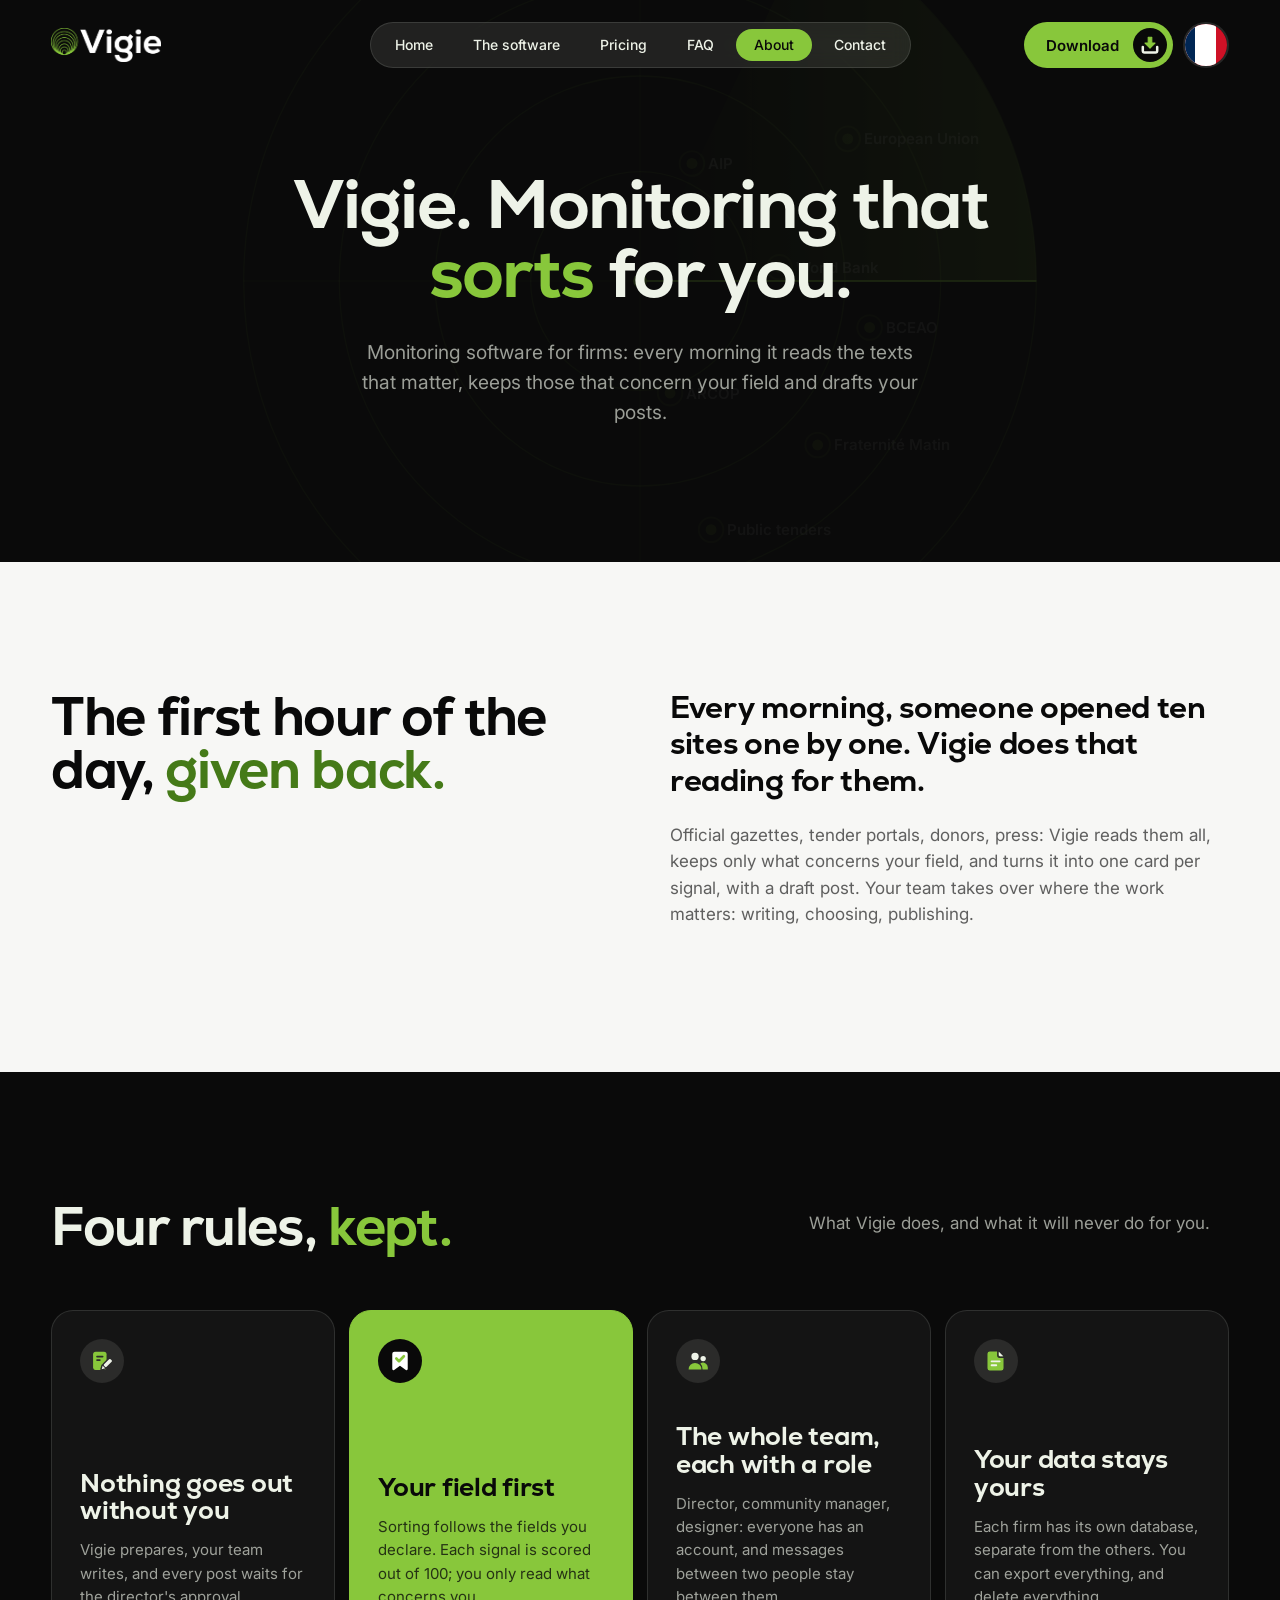
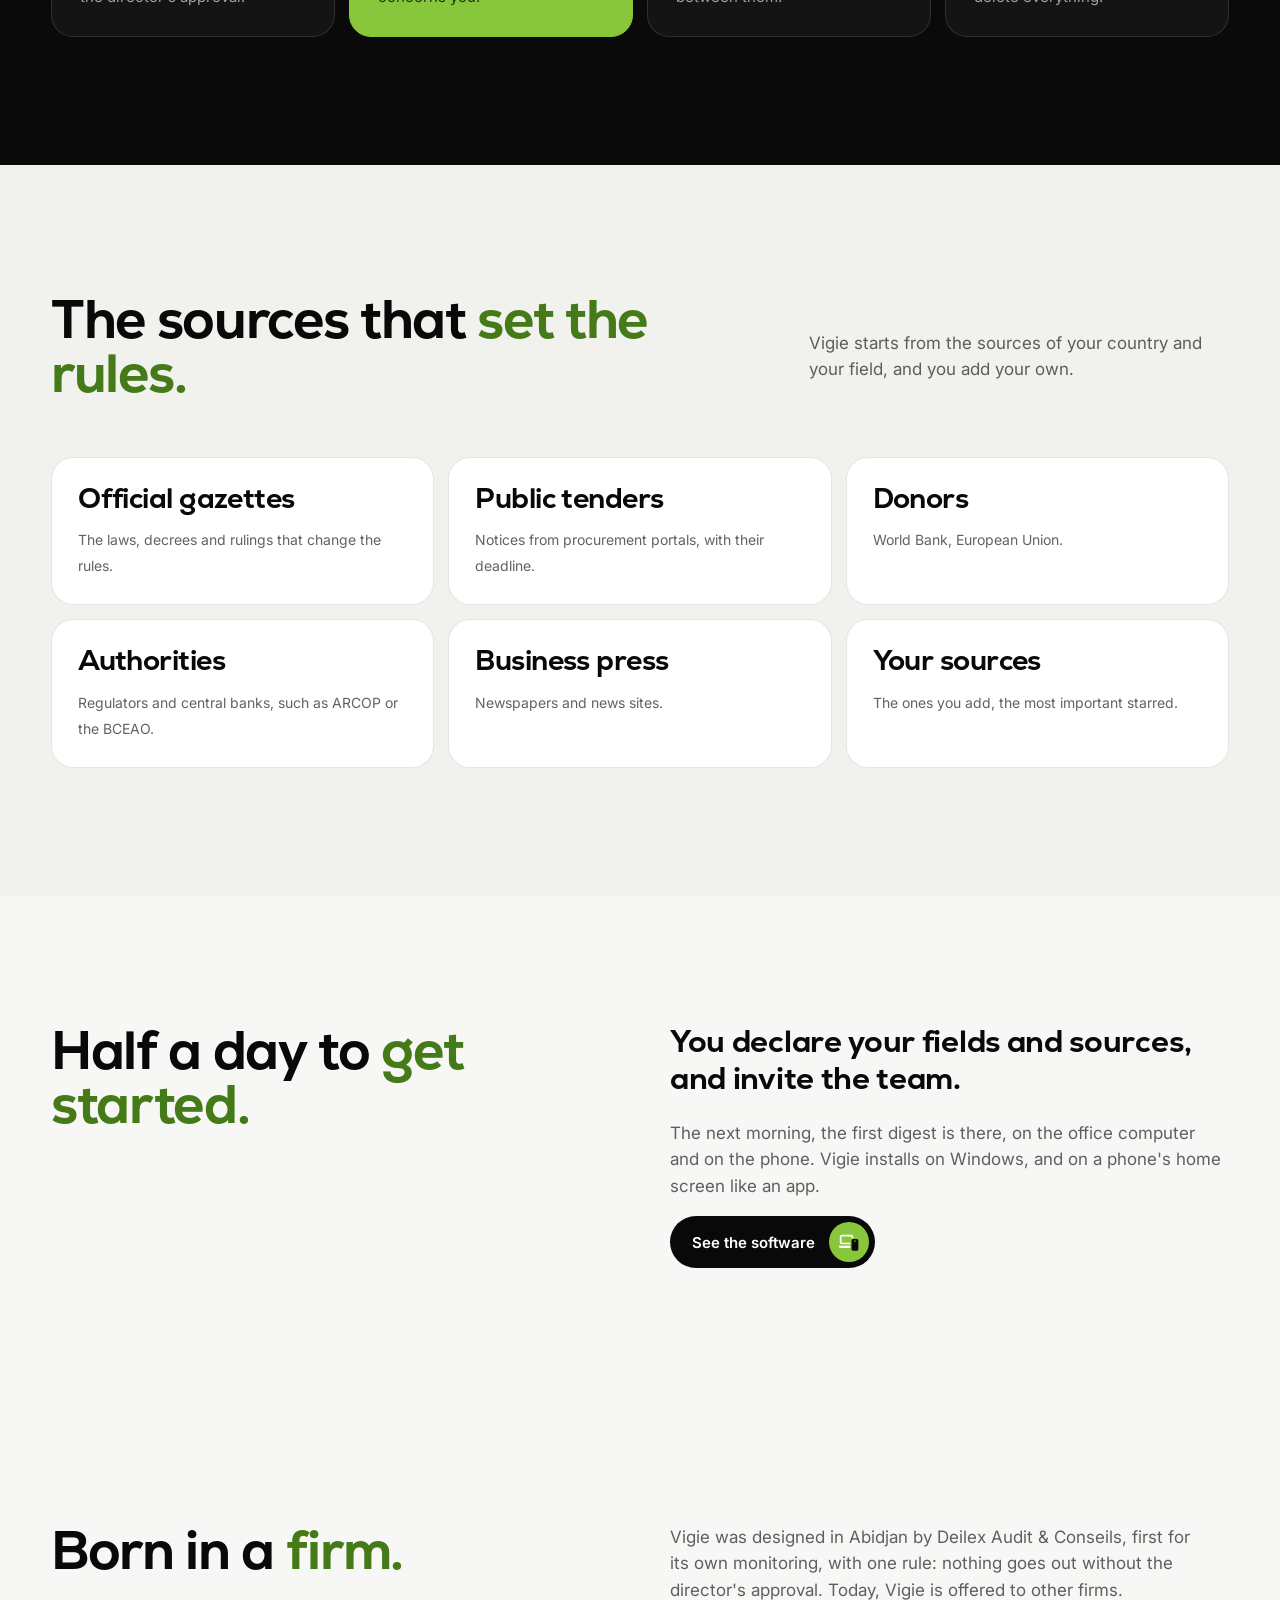
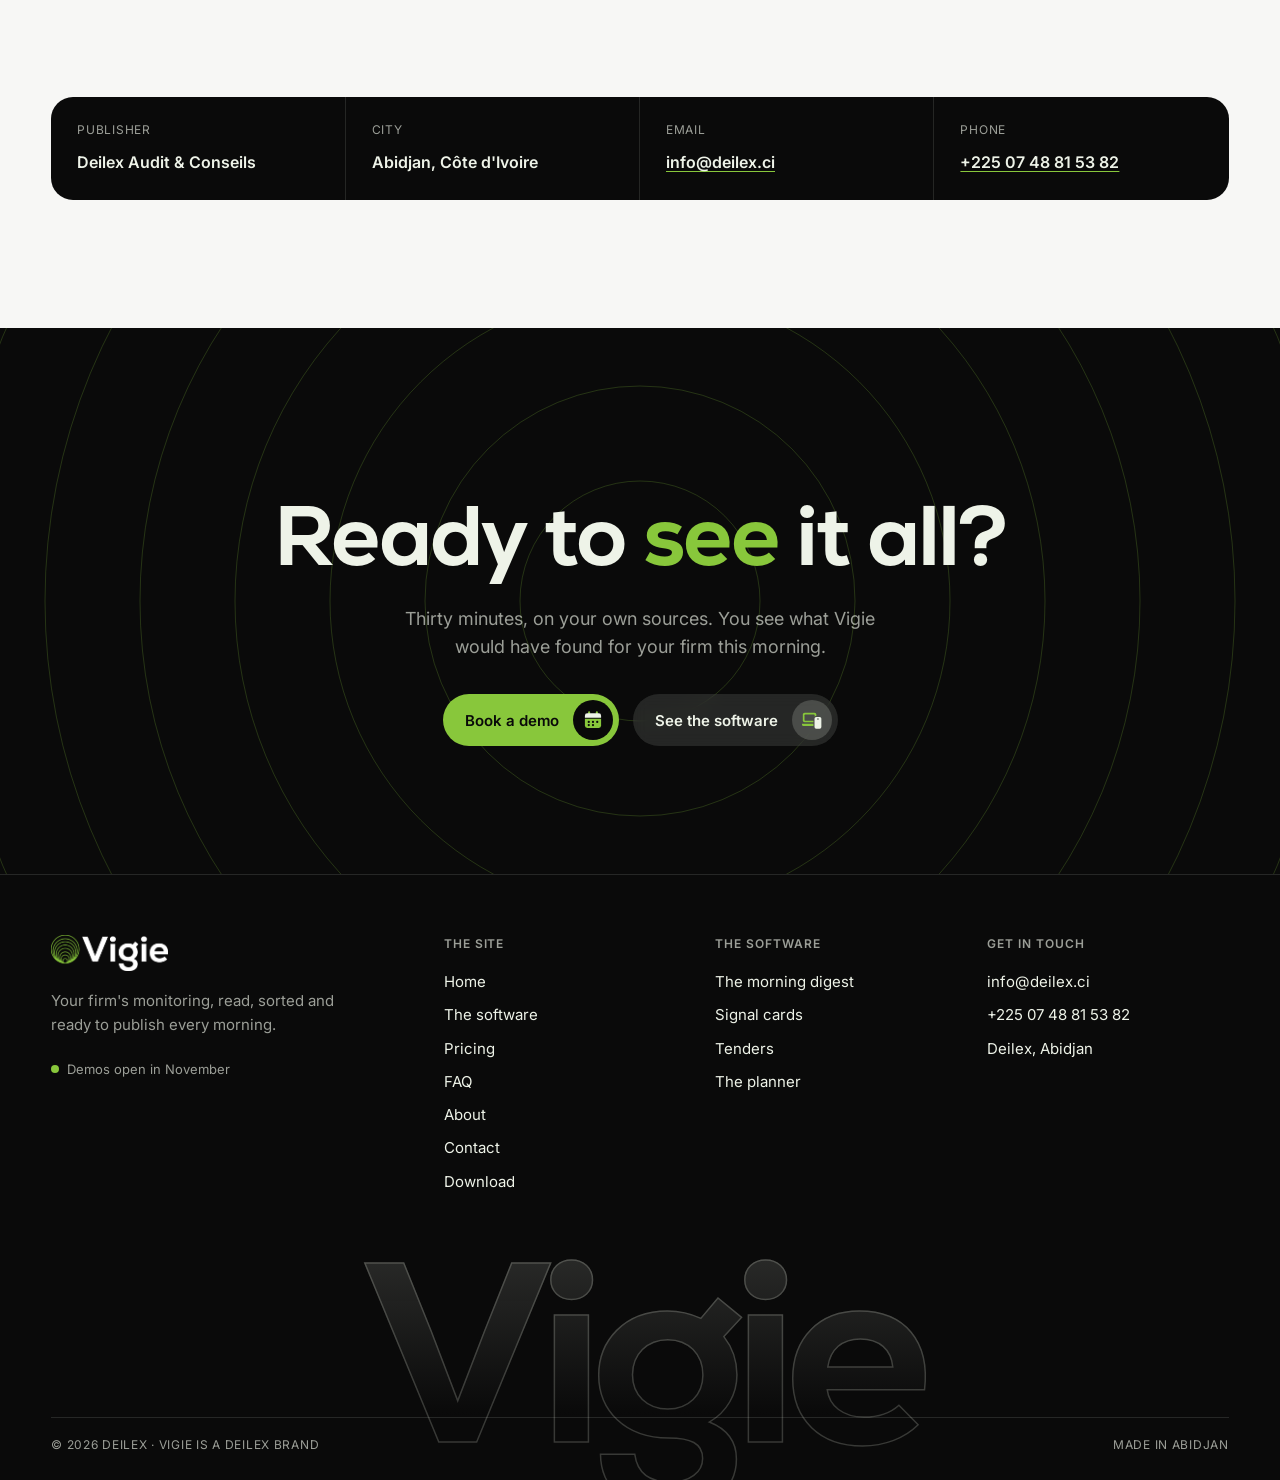
<file: en/a-propos.html>
<!doctype html>
<html lang="en">
<head>
<meta charset="utf-8">
<meta name="viewport" content="width=device-width, initial-scale=1">
<title>About Vigie</title>
<meta name="description" content="Vigie, the monitoring software that reads, sorts and drafts posts for firms. Designed in Abidjan.">
<meta name="theme-color" content="#10180a">
<link rel="alternate" hreflang="fr" href="https://vigie.deilex.ci/a-propos.html">
<link rel="alternate" hreflang="en" href="https://vigie.deilex.ci/en/a-propos.html">
<link rel="icon" href="../images/logo-vigie.svg">
<link rel="stylesheet" href="../site.css">
<script src="../site.js" defer></script>
</head>
<body>
<nav class="menu" aria-label="Site pages">
  <a href="index.html" class="marque"><img src="../images/logo-vigie-nuit.svg" alt="Vigie, home"></a>
  <div class="liens"><a href="index.html">Home</a><a href="logiciel.html">The software</a><a href="tarifs.html">Pricing</a><a href="questions.html">FAQ</a><a href="a-propos.html" aria-current="page">About</a><a href="contact.html">Contact</a></div>
  <div class="droite"><a class="bouton vert" href="telecharger.html"><span class="texte-bouton">Download</span><span class="rond"><span class="ic ic-telecharger" aria-hidden="true"><i class="v" style="--p:url('../images/icones/telecharger-vert.svg')"></i><i class="e" style="--p:url('../images/icones/telecharger-encre.svg')"></i></span></span></a>
  <a class="langue" href="../a-propos.html" hreflang="fr" lang="fr" aria-label="Français"><img src="../images/drapeau-fr.svg" alt=""></a></div>
</nav>
<main>
<header class="heros court">
  <svg class="fond-radar" viewBox="0 0 600 600" aria-hidden="true">
  <defs><linearGradient id="balai-nuit" x1="0" y1="0" x2="1" y2="0">
    <stop offset="0%" stop-color="#88c73b" stop-opacity="0"/><stop offset="100%" stop-color="#88c73b" stop-opacity=".34"/>
  </linearGradient></defs>
  <circle class="anneau" cx="300" cy="300" r="290"/><circle class="anneau" cx="300" cy="300" r="220"/><circle class="anneau" cx="300" cy="300" r="150"/><circle class="anneau" cx="300" cy="300" r="80"/>
  <line class="croix" x1="10" y1="300" x2="590" y2="300"/><line class="croix" x1="300" y1="10" x2="300" y2="590"/>
  <g class="balai"><path d="M300 300 L590 300 A290 290 0 0 0 425 39 Z" fill="url(#balai-nuit)"/>
    <line x1="300" y1="300" x2="590" y2="300" stroke="#88c73b" stroke-width="1.6" stroke-opacity=".8"/></g>
  <circle cx="300" cy="300" r="5" fill="#88c73b"/>
  <g class="echo" style="animation-delay:-7.1s"><circle class="halo" cx="372" cy="128" r="9"/><circle cx="372" cy="128" r="4"/><text x="384" y="132">Official Gazette</text></g><g class="echo" style="animation-delay:-5.3s"><circle class="halo" cx="338" cy="214" r="9"/><circle cx="338" cy="214" r="4"/><text x="350" y="218">AIP</text></g><g class="echo" style="animation-delay:-3.9s"><circle class="halo" cx="322" cy="382" r="9"/><circle cx="322" cy="382" r="4"/><text x="334" y="386">ARCOP</text></g><g class="echo" style="animation-delay:-2.5s"><circle class="halo" cx="352" cy="482" r="9"/><circle cx="352" cy="482" r="4"/><text x="364" y="486">Public tenders</text></g><g class="echo" style="animation-delay:-6.2s"><circle class="halo" cx="468" cy="334" r="9"/><circle cx="468" cy="334" r="4"/><text x="480" y="338">BCEAO</text></g><g class="echo" style="animation-delay:-4.4s"><circle class="halo" cx="402" cy="290" r="9"/><circle cx="402" cy="290" r="4"/><text x="414" y="294">World Bank</text></g><g class="echo" style="animation-delay:-7.6s"><circle class="halo" cx="452" cy="196" r="9"/><circle cx="452" cy="196" r="4"/><text x="464" y="200">European Union</text></g><g class="echo" style="animation-delay:-1.6s"><circle class="halo" cx="430" cy="420" r="9"/><circle cx="430" cy="420" r="4"/><text x="442" y="424">Fraternité Matin</text></g>
</svg>
  <div class="contenu">
    <h1>Vigie. Monitoring that <mark>sorts</mark> for you.</h1>
    <p class="chapeau">Monitoring software for firms: every morning it reads the texts that matter, keeps those that concern your field and drafts your posts.</p>
  </div>
</header>

<section class="section"><div class="contenu">
  <div class="deux-apropos">
    <div><h2>The first hour of the day, <mark>given back.</mark></h2></div>
    <div class="texte-apropos">
      <p class="grand">Every morning, someone opened ten sites one by one. Vigie does that reading for them.</p>
      <p>Official gazettes, tender portals, donors, press: Vigie reads them all, keeps only what concerns your field, and turns it into one card per signal, with a draft post. Your team takes over where the work matters: writing, choosing, publishing.</p>
    </div>
  </div>
</div></section>

<section class="section nuit"><div class="contenu">
  <div class="tete-section"><div><h2>Four rules, <mark>kept.</mark></h2></div>
    <p>What Vigie does, and what it will never do for you.</p></div>
  <div class="piliers"><article class="pilier"><span class="num-pilier"><span class="ic ic-a-valider" aria-hidden="true"><i class="v" style="--p:url('../images/icones/a-valider-vert.svg')"></i><i class="e" style="--p:url('../images/icones/a-valider-encre.svg')"></i></span></span><h3>Nothing goes out without you</h3><p>Vigie prepares, your team writes, and every post waits for the director's approval.</p></article><article class="pilier"><span class="num-pilier"><span class="ic ic-retenus" aria-hidden="true"><i class="v" style="--p:url('../images/icones/retenus-vert.svg')"></i><i class="e" style="--p:url('../images/icones/retenus-encre.svg')"></i></span></span><h3>Your field first</h3><p>Sorting follows the fields you declare. Each signal is scored out of 100; you only read what concerns you.</p></article><article class="pilier"><span class="num-pilier"><span class="ic ic-equipe" aria-hidden="true"><i class="v" style="--p:url('../images/icones/equipe-vert.svg')"></i><i class="e" style="--p:url('../images/icones/equipe-encre.svg')"></i></span></span><h3>The whole team, each with a role</h3><p>Director, community manager, designer: everyone has an account, and messages between two people stay between them.</p></article><article class="pilier"><span class="num-pilier"><span class="ic ic-document" aria-hidden="true"><i class="v" style="--p:url('../images/icones/document-vert.svg')"></i><i class="e" style="--p:url('../images/icones/document-encre.svg')"></i></span></span><h3>Your data stays yours</h3><p>Each firm has its own database, separate from the others. You can export everything, and delete everything.</p></article></div>
</div></section>

<section class="section creme-2"><div class="contenu">
  <div class="tete-section"><div><h2>The sources that <mark>set the rules.</mark></h2></div>
    <p>Vigie starts from the sources of your country and your field, and you add your own.</p></div>
  <div class="zones sources-lues"><div class="zone"><b>Official gazettes</b><span>The laws, decrees and rulings that change the rules.</span></div><div class="zone"><b>Public tenders</b><span>Notices from procurement portals, with their deadline.</span></div><div class="zone"><b>Donors</b><span>World Bank, European Union.</span></div><div class="zone"><b>Authorities</b><span>Regulators and central banks, such as ARCOP or the BCEAO.</span></div><div class="zone"><b>Business press</b><span>Newspapers and news sites.</span></div><div class="zone"><b>Your sources</b><span>The ones you add, the most important starred.</span></div></div>
</div></section>

<section class="section"><div class="contenu">
  <div class="deux-apropos">
    <div><h2>Half a day to <mark>get started.</mark></h2></div>
    <div class="texte-apropos">
      <p class="grand">You declare your fields and sources, and invite the team.</p>
      <p>The next morning, the first digest is there, on the office computer and on the phone. Vigie installs on Windows, and on a phone's home screen like an app.</p>
      <a class="bouton" href="logiciel.html">See the software<span class="rond"><span class="ic ic-appareils" aria-hidden="true"><i class="v" style="--p:url('../images/icones/appareils-vert.svg')"></i><i class="e" style="--p:url('../images/icones/appareils-encre.svg')"></i></span></span></a>
    </div>
  </div>
</div></section>

<section class="section"><div class="contenu">
  <div class="naissance">
    <div><h2>Born in a <mark>firm.</mark></h2></div>
    <div><p>Vigie was designed in Abidjan by Deilex Audit & Conseils, first for its own monitoring, with one rule: nothing goes out without the director's approval. Today, Vigie is offered to other firms.</p></div>
  </div>
  <div class="coordonnees-deilex">
    <div><span>Publisher</span><b>Deilex Audit &amp; Conseils</b></div>
    <div><span>City</span><b>Abidjan, Côte d'Ivoire</b></div>
    <div><span>Email</span><a href="mailto:info@deilex.ci">info@deilex.ci</a></div>
    <div><span>Phone</span><a href="tel:+2250748815382">+225 07 48 81 53 82</a></div>
  </div>
</div></section>
<section class="appel-final nuit">
  <svg class="anneaux" viewBox="0 0 1400 1400" aria-hidden="true"><circle cx="700" cy="700" r="120"/><circle cx="700" cy="700" r="215"/><circle cx="700" cy="700" r="310"/><circle cx="700" cy="700" r="405"/><circle cx="700" cy="700" r="500"/><circle cx="700" cy="700" r="595"/><circle cx="700" cy="700" r="690"/></svg>
  <div class="contenu">
    <h2>Ready to <mark>see</mark> it all?</h2>
    <p>Thirty minutes, on your own sources. You see what Vigie would have found for your firm this morning.</p>
    <div class="boutons"><a class="bouton vert" href="contact.html">Book a demo<span class="rond"><span class="ic ic-planning" aria-hidden="true"><i class="v" style="--p:url('../images/icones/planning-vert.svg')"></i><i class="e" style="--p:url('../images/icones/planning-encre.svg')"></i></span></span></a>
      <a class="bouton verre" href="logiciel.html">See the software<span class="rond"><span class="ic ic-appareils" aria-hidden="true"><i class="v" style="--p:url('../images/icones/appareils-vert.svg')"></i><i class="e" style="--p:url('../images/icones/appareils-encre.svg')"></i></span></span></a></div>
  </div>
</section>
</main>
<footer class="pied">
  <div class="contenu">
    <div class="colonnes">
      <div><a href="index.html" class="marque"><img src="../images/logo-vigie-nuit.svg" alt="Vigie"></a>
        <p>Your firm's monitoring, read, sorted and ready to publish every morning.</p>
        <span class="disponible">Demos open in November</span></div>
      <div><h4>The site</h4><a href="index.html">Home</a><a href="logiciel.html">The software</a><a href="tarifs.html">Pricing</a><a href="questions.html">FAQ</a><a href="a-propos.html">About</a><a href="contact.html">Contact</a><a href="telecharger.html">Download</a></div>
      <div><h4>The software</h4>
        <a href="logiciel.html">The morning digest</a>
        <a href="logiciel.html">Signal cards</a>
        <a href="logiciel.html">Tenders</a>
        <a href="logiciel.html">The planner</a></div>
      <div><h4>Get in touch</h4><a href="mailto:info@deilex.ci">info@deilex.ci</a>
        <a href="tel:+2250748815382">+225 07 48 81 53 82</a>
        <a href="a-propos.html">Deilex, Abidjan</a></div>
    </div>
  </div>
  <span class="nom-geant" aria-hidden="true">Vigie</span>
  <div class="contenu"><div class="ligne-basse">
    <span>© 2026 Deilex · Vigie is a Deilex brand</span>
    <span>Made in Abidjan</span>
  </div></div>
</footer>
</body>
</html>
</file>
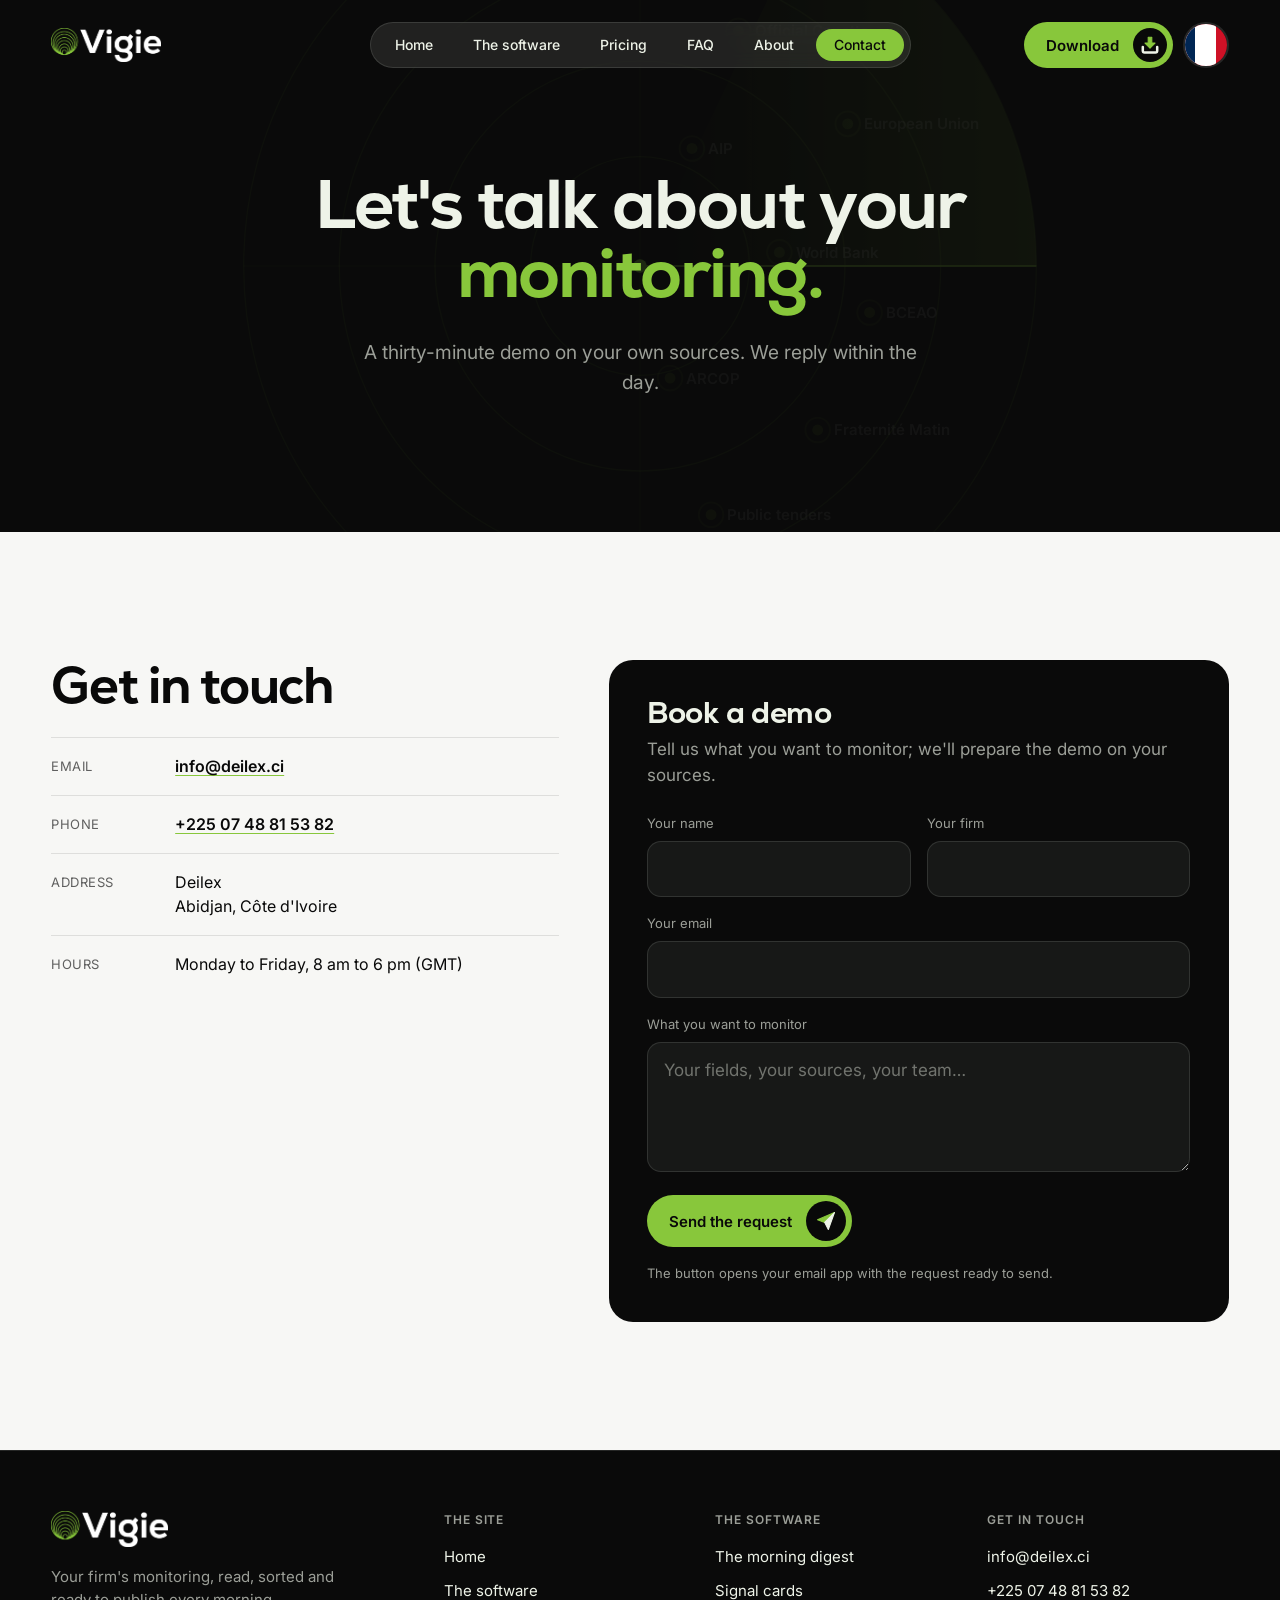
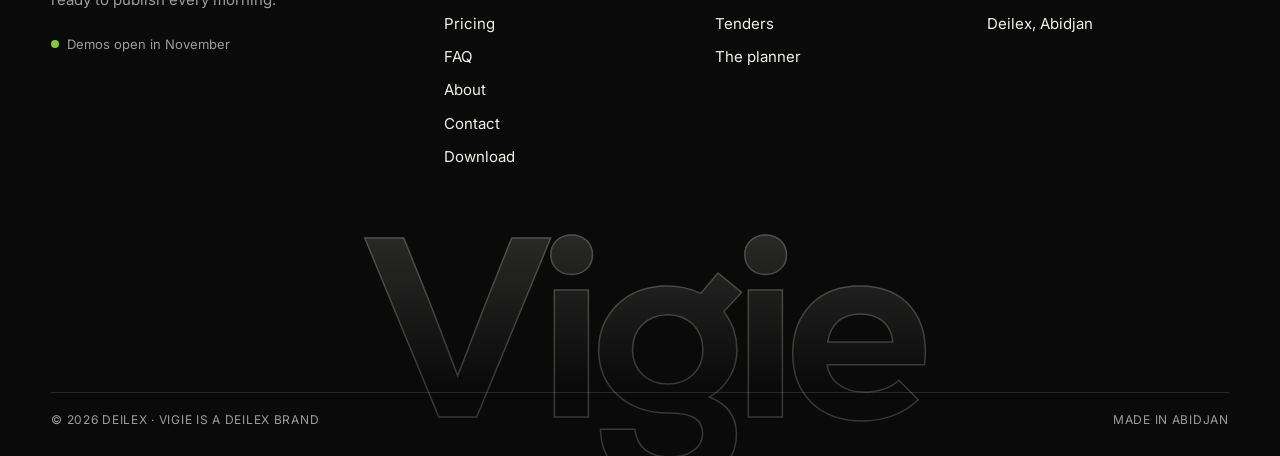
<file: en/contact.html>
<!doctype html>
<html lang="en">
<head>
<meta charset="utf-8">
<meta name="viewport" content="width=device-width, initial-scale=1">
<title>Contact · Vigie</title>
<meta name="description" content="Book a Vigie demo with Deilex, Abidjan.">
<meta name="theme-color" content="#10180a">
<link rel="alternate" hreflang="fr" href="https://vigie.deilex.ci/contact.html">
<link rel="alternate" hreflang="en" href="https://vigie.deilex.ci/en/contact.html">
<link rel="icon" href="../images/logo-vigie.svg">
<link rel="stylesheet" href="../site.css">
<script src="../site.js" defer></script>
</head>
<body>
<nav class="menu" aria-label="Site pages">
  <a href="index.html" class="marque"><img src="../images/logo-vigie-nuit.svg" alt="Vigie, home"></a>
  <div class="liens"><a href="index.html">Home</a><a href="logiciel.html">The software</a><a href="tarifs.html">Pricing</a><a href="questions.html">FAQ</a><a href="a-propos.html">About</a><a href="contact.html" aria-current="page">Contact</a></div>
  <div class="droite"><a class="bouton vert" href="telecharger.html"><span class="texte-bouton">Download</span><span class="rond"><span class="ic ic-telecharger" aria-hidden="true"><i class="v" style="--p:url('../images/icones/telecharger-vert.svg')"></i><i class="e" style="--p:url('../images/icones/telecharger-encre.svg')"></i></span></span></a>
  <a class="langue" href="../contact.html" hreflang="fr" lang="fr" aria-label="Français"><img src="../images/drapeau-fr.svg" alt=""></a></div>
</nav>
<main>
<header class="heros court">
  <svg class="fond-radar" viewBox="0 0 600 600" aria-hidden="true">
  <defs><linearGradient id="balai-nuit" x1="0" y1="0" x2="1" y2="0">
    <stop offset="0%" stop-color="#88c73b" stop-opacity="0"/><stop offset="100%" stop-color="#88c73b" stop-opacity=".34"/>
  </linearGradient></defs>
  <circle class="anneau" cx="300" cy="300" r="290"/><circle class="anneau" cx="300" cy="300" r="220"/><circle class="anneau" cx="300" cy="300" r="150"/><circle class="anneau" cx="300" cy="300" r="80"/>
  <line class="croix" x1="10" y1="300" x2="590" y2="300"/><line class="croix" x1="300" y1="10" x2="300" y2="590"/>
  <g class="balai"><path d="M300 300 L590 300 A290 290 0 0 0 425 39 Z" fill="url(#balai-nuit)"/>
    <line x1="300" y1="300" x2="590" y2="300" stroke="#88c73b" stroke-width="1.6" stroke-opacity=".8"/></g>
  <circle cx="300" cy="300" r="5" fill="#88c73b"/>
  <g class="echo" style="animation-delay:-7.1s"><circle class="halo" cx="372" cy="128" r="9"/><circle cx="372" cy="128" r="4"/><text x="384" y="132">Official Gazette</text></g><g class="echo" style="animation-delay:-5.3s"><circle class="halo" cx="338" cy="214" r="9"/><circle cx="338" cy="214" r="4"/><text x="350" y="218">AIP</text></g><g class="echo" style="animation-delay:-3.9s"><circle class="halo" cx="322" cy="382" r="9"/><circle cx="322" cy="382" r="4"/><text x="334" y="386">ARCOP</text></g><g class="echo" style="animation-delay:-2.5s"><circle class="halo" cx="352" cy="482" r="9"/><circle cx="352" cy="482" r="4"/><text x="364" y="486">Public tenders</text></g><g class="echo" style="animation-delay:-6.2s"><circle class="halo" cx="468" cy="334" r="9"/><circle cx="468" cy="334" r="4"/><text x="480" y="338">BCEAO</text></g><g class="echo" style="animation-delay:-4.4s"><circle class="halo" cx="402" cy="290" r="9"/><circle cx="402" cy="290" r="4"/><text x="414" y="294">World Bank</text></g><g class="echo" style="animation-delay:-7.6s"><circle class="halo" cx="452" cy="196" r="9"/><circle cx="452" cy="196" r="4"/><text x="464" y="200">European Union</text></g><g class="echo" style="animation-delay:-1.6s"><circle class="halo" cx="430" cy="420" r="9"/><circle cx="430" cy="420" r="4"/><text x="442" y="424">Fraternité Matin</text></g>
</svg>
  <div class="contenu">
    <h1>Let's talk about your <mark>monitoring.</mark></h1>
    <p class="chapeau">A thirty-minute demo on your own sources. We reply within the day.</p>
  </div>
</header>
<section class="section"><div class="contenu contact-deux">
  <div class="coordonnees">
    <h2>Get in touch</h2>
    <div class="ligne-coord"><span>Email</span><a href="mailto:info@deilex.ci">info@deilex.ci</a></div>
    <div class="ligne-coord"><span>Phone</span><a href="tel:+2250748815382">+225 07 48 81 53 82</a></div>
    <div class="ligne-coord"><span>Address</span><div>Deilex<br>Abidjan, Côte d'Ivoire</div></div>
    <div class="ligne-coord"><span>Hours</span><div>Monday to Friday, 8 am to 6 pm (GMT)</div></div>
  </div>
  <div class="formulaire">
    <h3>Book a demo</h3>
    <p>Tell us what you want to monitor; we'll prepare the demo on your sources.</p>
    <form class="contact" method="get" action="mailto:info@deilex.ci?subject=Vigie%20demo%20request" enctype="text/plain">
      <div class="rangee">
        <div><label for="nom">Your name</label><input id="nom" name="nom" type="text" required autocomplete="name"></div>
        <div><label for="cabinet">Your firm</label><input id="cabinet" name="cabinet" type="text" required autocomplete="organization"></div>
      </div>
      <div><label for="courriel">Your email</label><input id="courriel" name="courriel" type="email" required autocomplete="email"></div>
      <div><label for="message">What you want to monitor</label><textarea id="message" name="message" required placeholder="Your fields, your sources, your team…"></textarea></div>
      <button class="bouton vert" type="submit">Send the request<span class="rond"><span class="ic ic-publication" aria-hidden="true"><i class="v" style="--p:url('../images/icones/publication-vert.svg')"></i><i class="e" style="--p:url('../images/icones/publication-encre.svg')"></i></span></span></button>
      <p class="aide">The button opens your email app with the request ready to send.</p>
    </form>
  </div>
</div></section>
</main>
<footer class="pied">
  <div class="contenu">
    <div class="colonnes">
      <div><a href="index.html" class="marque"><img src="../images/logo-vigie-nuit.svg" alt="Vigie"></a>
        <p>Your firm's monitoring, read, sorted and ready to publish every morning.</p>
        <span class="disponible">Demos open in November</span></div>
      <div><h4>The site</h4><a href="index.html">Home</a><a href="logiciel.html">The software</a><a href="tarifs.html">Pricing</a><a href="questions.html">FAQ</a><a href="a-propos.html">About</a><a href="contact.html">Contact</a><a href="telecharger.html">Download</a></div>
      <div><h4>The software</h4>
        <a href="logiciel.html">The morning digest</a>
        <a href="logiciel.html">Signal cards</a>
        <a href="logiciel.html">Tenders</a>
        <a href="logiciel.html">The planner</a></div>
      <div><h4>Get in touch</h4><a href="mailto:info@deilex.ci">info@deilex.ci</a>
        <a href="tel:+2250748815382">+225 07 48 81 53 82</a>
        <a href="a-propos.html">Deilex, Abidjan</a></div>
    </div>
  </div>
  <span class="nom-geant" aria-hidden="true">Vigie</span>
  <div class="contenu"><div class="ligne-basse">
    <span>© 2026 Deilex · Vigie is a Deilex brand</span>
    <span>Made in Abidjan</span>
  </div></div>
</footer>
</body>
</html>
</file>
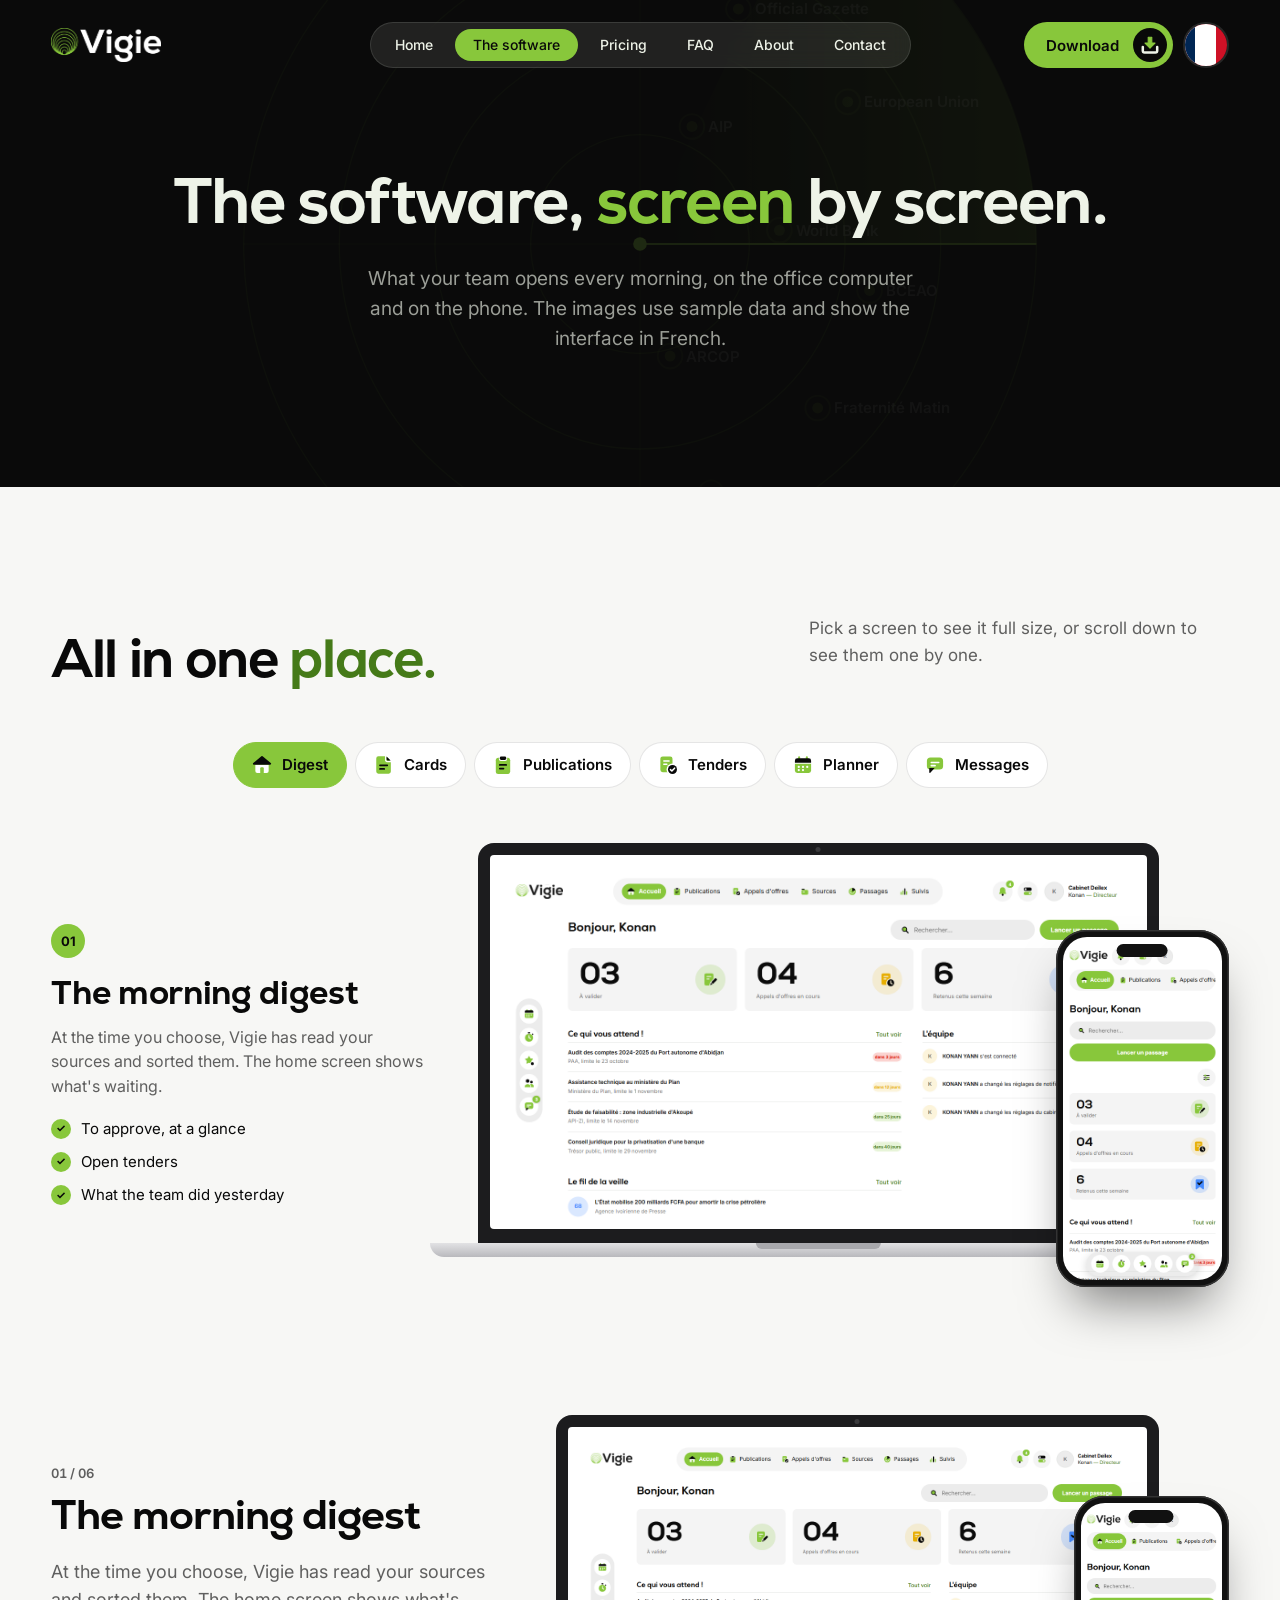
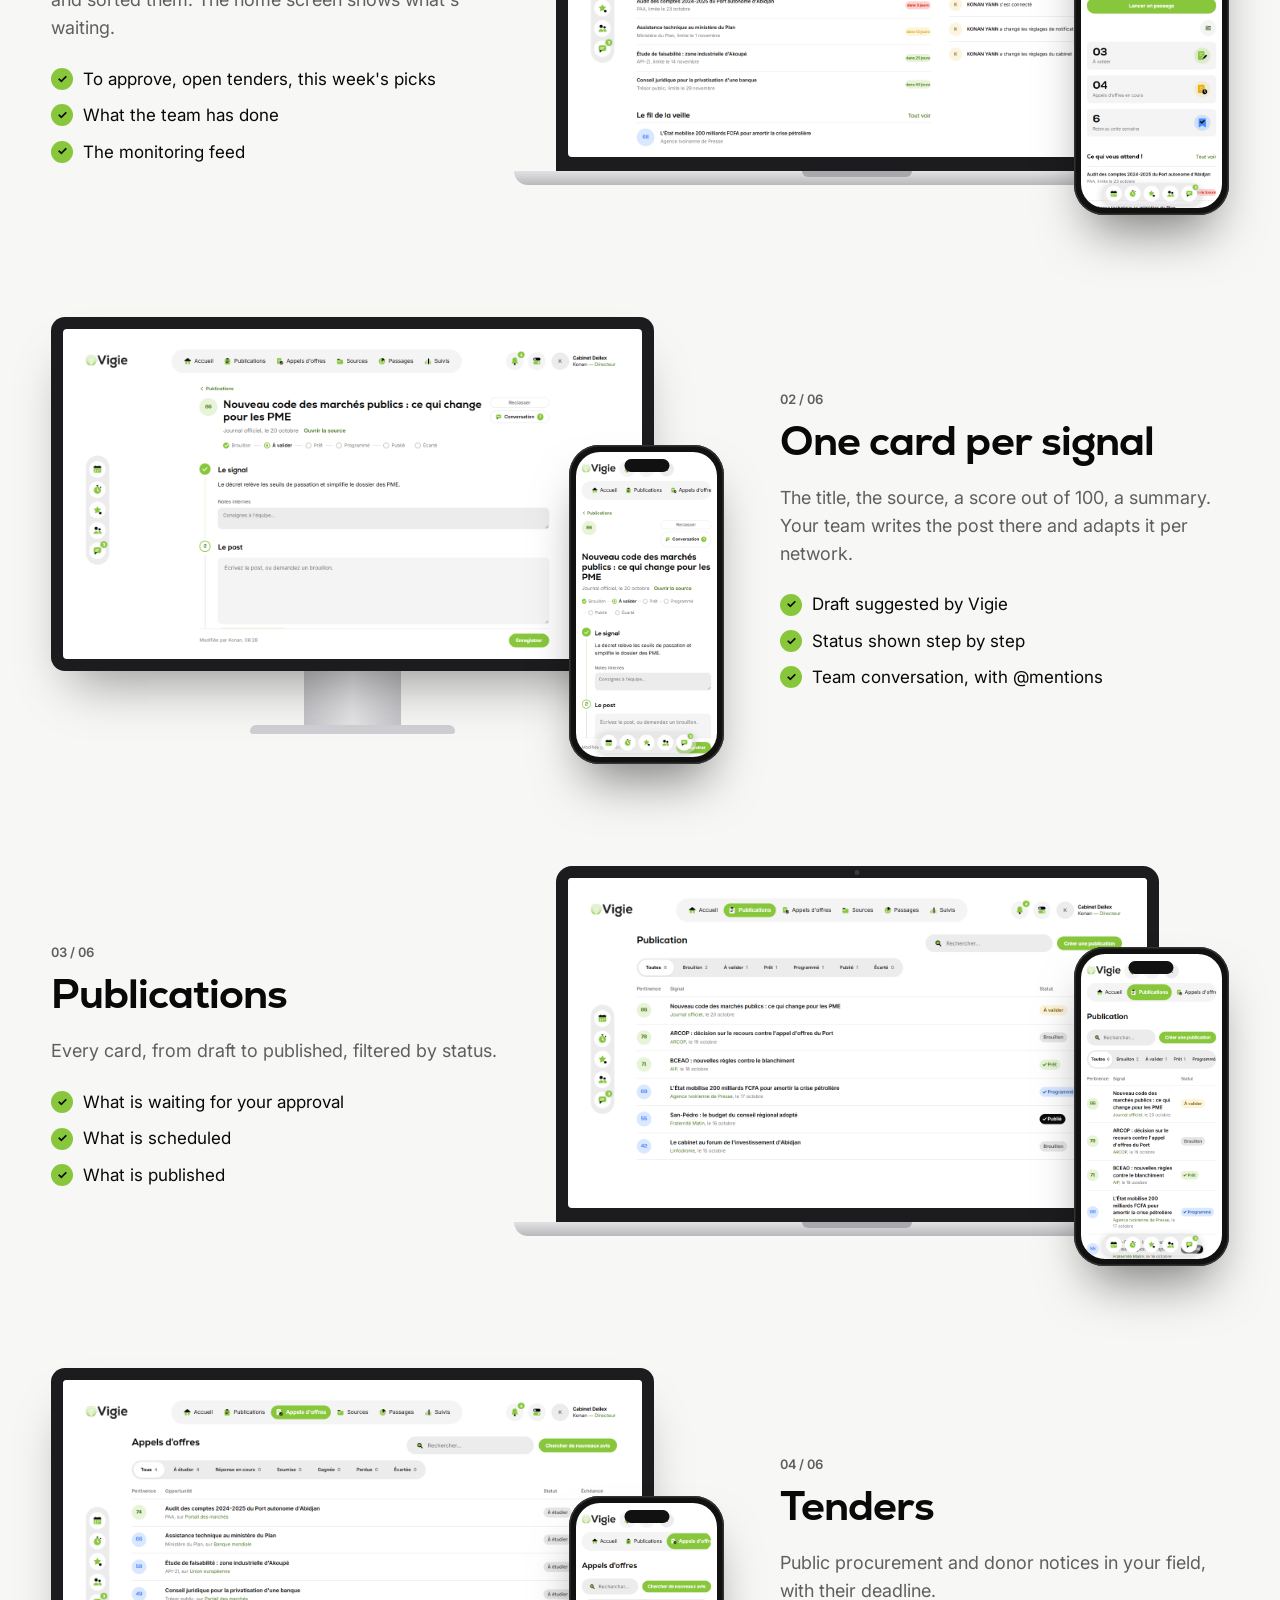
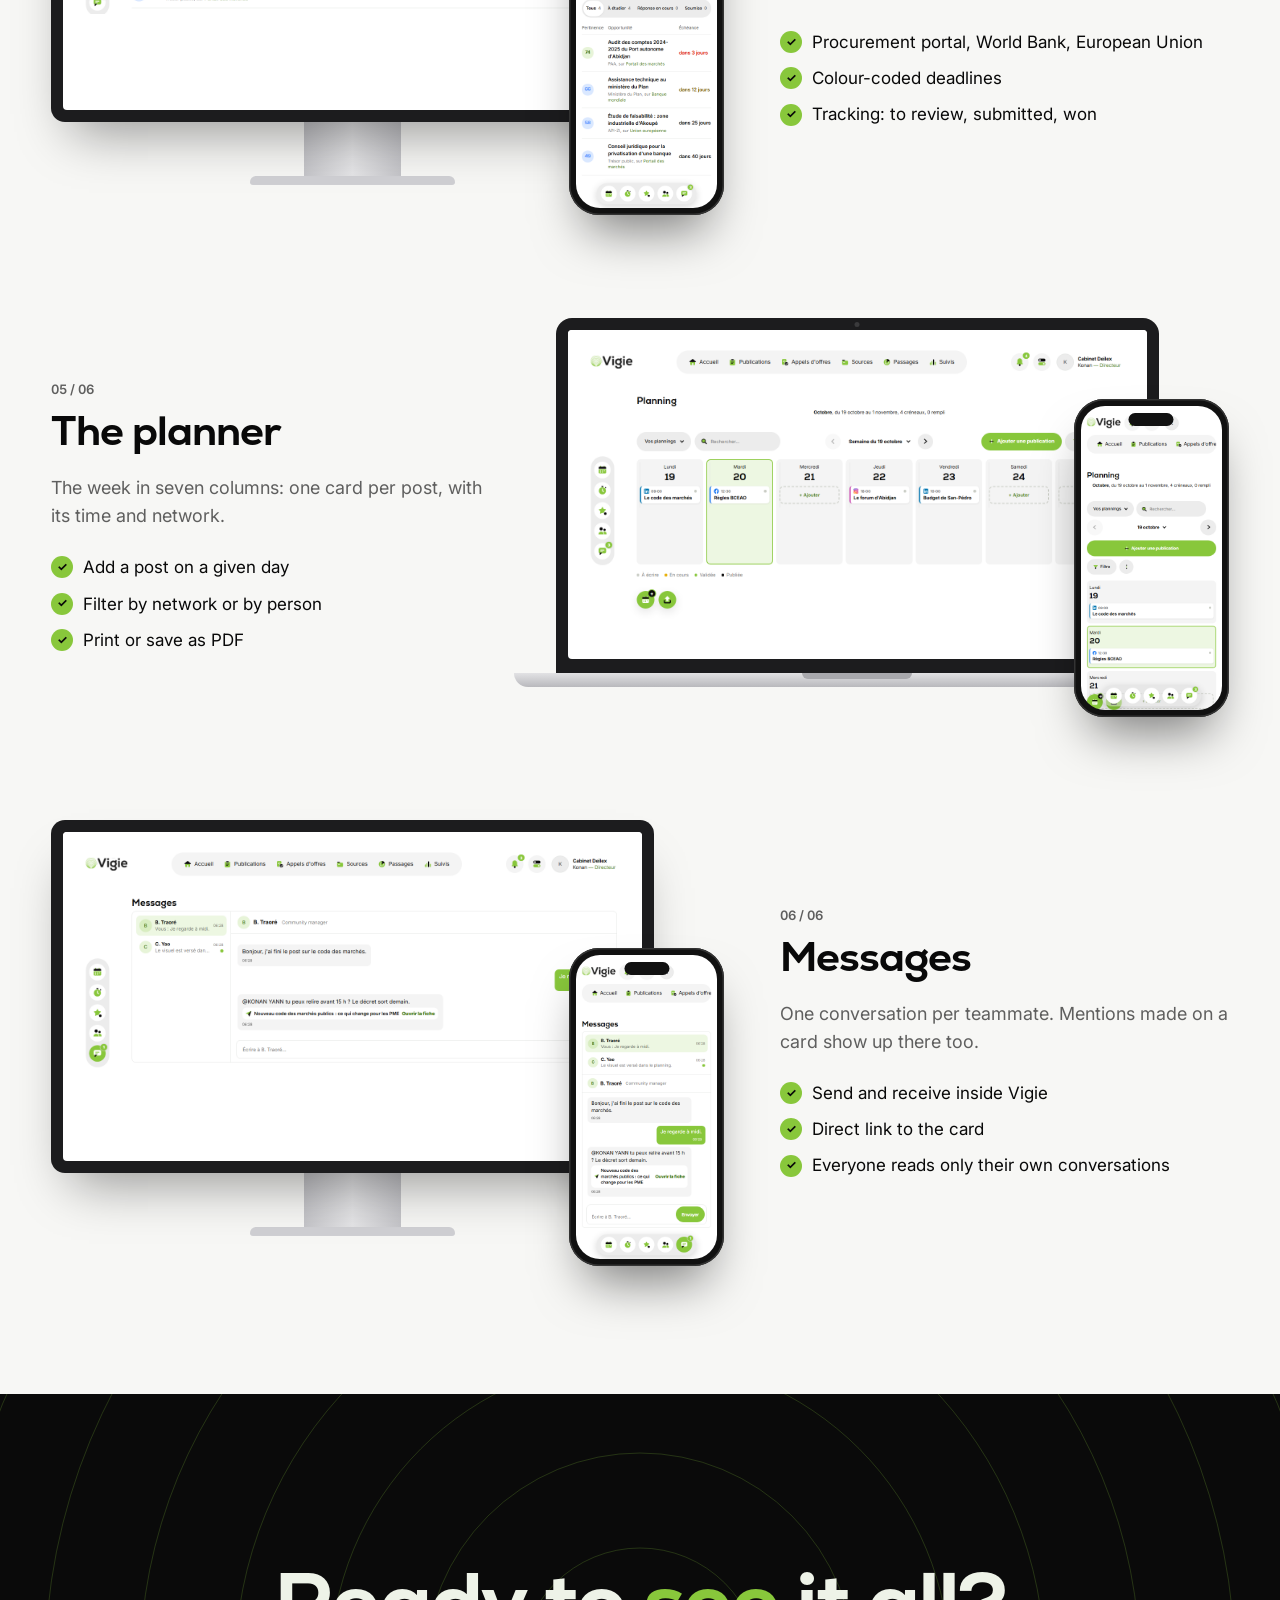
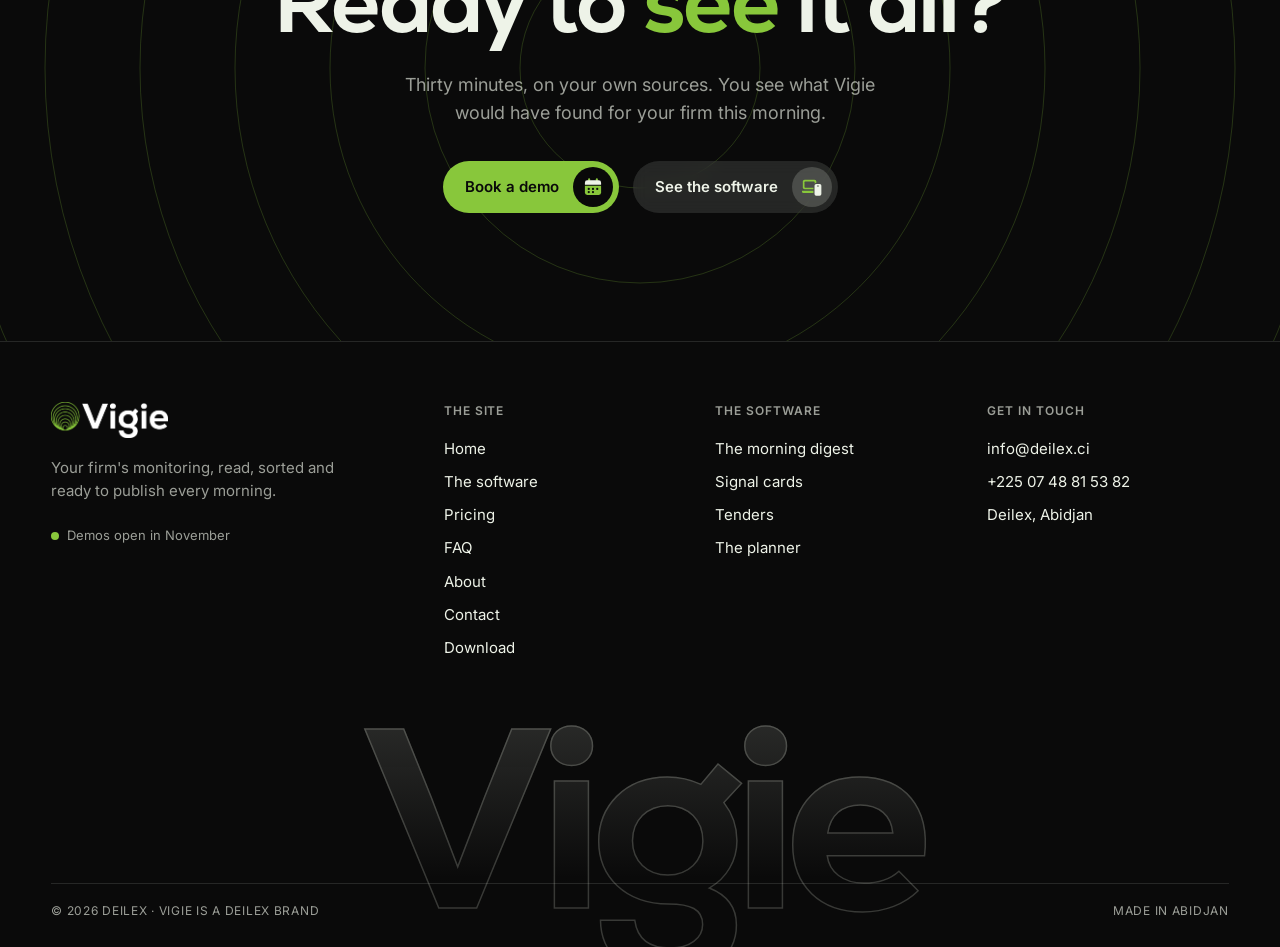
<file: en/logiciel.html>
<!doctype html>
<html lang="en">
<head>
<meta charset="utf-8">
<meta name="viewport" content="width=device-width, initial-scale=1">
<title>The software · Vigie</title>
<meta name="description" content="The morning digest, cards, publications, tenders, planner and messages: Vigie screen by screen.">
<meta name="theme-color" content="#10180a">
<link rel="alternate" hreflang="fr" href="https://vigie.deilex.ci/logiciel.html">
<link rel="alternate" hreflang="en" href="https://vigie.deilex.ci/en/logiciel.html">
<link rel="icon" href="../images/logo-vigie.svg">
<link rel="stylesheet" href="../site.css">
<script src="../site.js" defer></script>
</head>
<body>
<nav class="menu" aria-label="Site pages">
  <a href="index.html" class="marque"><img src="../images/logo-vigie-nuit.svg" alt="Vigie, home"></a>
  <div class="liens"><a href="index.html">Home</a><a href="logiciel.html" aria-current="page">The software</a><a href="tarifs.html">Pricing</a><a href="questions.html">FAQ</a><a href="a-propos.html">About</a><a href="contact.html">Contact</a></div>
  <div class="droite"><a class="bouton vert" href="telecharger.html"><span class="texte-bouton">Download</span><span class="rond"><span class="ic ic-telecharger" aria-hidden="true"><i class="v" style="--p:url('../images/icones/telecharger-vert.svg')"></i><i class="e" style="--p:url('../images/icones/telecharger-encre.svg')"></i></span></span></a>
  <a class="langue" href="../logiciel.html" hreflang="fr" lang="fr" aria-label="Français"><img src="../images/drapeau-fr.svg" alt=""></a></div>
</nav>
<main>
<header class="heros court une-ligne">
  <svg class="fond-radar" viewBox="0 0 600 600" aria-hidden="true">
  <defs><linearGradient id="balai-nuit" x1="0" y1="0" x2="1" y2="0">
    <stop offset="0%" stop-color="#88c73b" stop-opacity="0"/><stop offset="100%" stop-color="#88c73b" stop-opacity=".34"/>
  </linearGradient></defs>
  <circle class="anneau" cx="300" cy="300" r="290"/><circle class="anneau" cx="300" cy="300" r="220"/><circle class="anneau" cx="300" cy="300" r="150"/><circle class="anneau" cx="300" cy="300" r="80"/>
  <line class="croix" x1="10" y1="300" x2="590" y2="300"/><line class="croix" x1="300" y1="10" x2="300" y2="590"/>
  <g class="balai"><path d="M300 300 L590 300 A290 290 0 0 0 425 39 Z" fill="url(#balai-nuit)"/>
    <line x1="300" y1="300" x2="590" y2="300" stroke="#88c73b" stroke-width="1.6" stroke-opacity=".8"/></g>
  <circle cx="300" cy="300" r="5" fill="#88c73b"/>
  <g class="echo" style="animation-delay:-7.1s"><circle class="halo" cx="372" cy="128" r="9"/><circle cx="372" cy="128" r="4"/><text x="384" y="132">Official Gazette</text></g><g class="echo" style="animation-delay:-5.3s"><circle class="halo" cx="338" cy="214" r="9"/><circle cx="338" cy="214" r="4"/><text x="350" y="218">AIP</text></g><g class="echo" style="animation-delay:-3.9s"><circle class="halo" cx="322" cy="382" r="9"/><circle cx="322" cy="382" r="4"/><text x="334" y="386">ARCOP</text></g><g class="echo" style="animation-delay:-2.5s"><circle class="halo" cx="352" cy="482" r="9"/><circle cx="352" cy="482" r="4"/><text x="364" y="486">Public tenders</text></g><g class="echo" style="animation-delay:-6.2s"><circle class="halo" cx="468" cy="334" r="9"/><circle cx="468" cy="334" r="4"/><text x="480" y="338">BCEAO</text></g><g class="echo" style="animation-delay:-4.4s"><circle class="halo" cx="402" cy="290" r="9"/><circle cx="402" cy="290" r="4"/><text x="414" y="294">World Bank</text></g><g class="echo" style="animation-delay:-7.6s"><circle class="halo" cx="452" cy="196" r="9"/><circle cx="452" cy="196" r="4"/><text x="464" y="200">European Union</text></g><g class="echo" style="animation-delay:-1.6s"><circle class="halo" cx="430" cy="420" r="9"/><circle cx="430" cy="420" r="4"/><text x="442" y="424">Fraternité Matin</text></g>
</svg>
  <div class="contenu">
    <h1>The software, <mark>screen</mark> by screen.</h1>
    <p class="chapeau">What your team opens every morning, on the office computer and on the phone. The images use sample data and show the interface in French.</p>
  </div>
</header>
<section class="section"><div class="contenu">
  <div class="tete-section"><div><h2>All in one <mark>place.</mark></h2></div>
    <p>Pick a screen to see it full size, or scroll down to see them one by one.</p></div>
  <div class="onglets-ecrans"><input type="radio" name="l-onglet" id="lo0" checked><input type="radio" name="l-onglet" id="lo1"><input type="radio" name="l-onglet" id="lo2"><input type="radio" name="l-onglet" id="lo3"><input type="radio" name="l-onglet" id="lo4"><input type="radio" name="l-onglet" id="lo5"><div class="barre-onglets" role="group" aria-label="Parts of the software"><label for="lo0"><span class="ic ic-accueil" aria-hidden="true"><i class="v" style="--p:url('../images/icones/accueil-vert.svg')"></i><i class="e" style="--p:url('../images/icones/accueil-encre.svg')"></i></span><span>Digest</span></label><label for="lo1"><span class="ic ic-document" aria-hidden="true"><i class="v" style="--p:url('../images/icones/document-vert.svg')"></i><i class="e" style="--p:url('../images/icones/document-encre.svg')"></i></span><span>Cards</span></label><label for="lo2"><span class="ic ic-publications" aria-hidden="true"><i class="v" style="--p:url('../images/icones/publications-vert.svg')"></i><i class="e" style="--p:url('../images/icones/publications-encre.svg')"></i></span><span>Publications</span></label><label for="lo3"><span class="ic ic-appels-offres" aria-hidden="true"><i class="v" style="--p:url('../images/icones/appels-offres-vert.svg')"></i><i class="e" style="--p:url('../images/icones/appels-offres-encre.svg')"></i></span><span>Tenders</span></label><label for="lo4"><span class="ic ic-planning" aria-hidden="true"><i class="v" style="--p:url('../images/icones/planning-vert.svg')"></i><i class="e" style="--p:url('../images/icones/planning-encre.svg')"></i></span><span>Planner</span></label><label for="lo5"><span class="ic ic-messages" aria-hidden="true"><i class="v" style="--p:url('../images/icones/messages-vert.svg')"></i><i class="e" style="--p:url('../images/icones/messages-encre.svg')"></i></span><span>Messages</span></label></div><div class="panneaux-onglets"><article class="panneau-onglet">
  <div class="texte-onglet"><span class="num-onglet">01</span><h3>The morning digest</h3><p>At the time you choose, Vigie has read your sources and sorted them. The home screen shows what's waiting.</p><ul><li>To approve, at a glance</li><li>Open tenders</li><li>What the team did yesterday</li></ul></div>
  <div class="appareils portable">
    <div class="ordinateur"><div class="ecran-app"><div class="vitre"><img src="../images/ecran-accueil.png" alt="The morning digest, in Vigie (sample data, interface in French)" loading="lazy"></div></div><div class="socle"></div></div>
    <div class="telephone"><div class="vitre-tel"><img src="../images/telephone-accueil.png" alt="" loading="lazy"></div></div>
  </div>
</article><article class="panneau-onglet">
  <div class="texte-onglet"><span class="num-onglet">02</span><h3>One card per signal</h3><p>The title, the source, a score out of 100 and a summary. Your team writes the post there and discusses it.</p><ul><li>Draft suggested by Vigie</li><li>One version per network</li><li>Team conversation</li></ul></div>
  <div class="appareils bureau">
    <div class="ordinateur"><div class="ecran-app"><div class="vitre"><img src="../images/ecran-fiche.png" alt="One card per signal, in Vigie (sample data, interface in French)" loading="lazy"></div></div><div class="pied-ecran"></div><div class="base-ecran"></div></div>
    <div class="telephone"><div class="vitre-tel"><img src="../images/telephone-fiche.png" alt="" loading="lazy"></div></div>
  </div>
</article><article class="panneau-onglet">
  <div class="texte-onglet"><span class="num-onglet">03</span><h3>Publications</h3><p>Every card, from draft to published. You see what is waiting for your approval.</p><ul><li>Filter by status</li><li>One-click approval</li><li>Share to your networks</li></ul></div>
  <div class="appareils portable">
    <div class="ordinateur"><div class="ecran-app"><div class="vitre"><img src="../images/ecran-publications.png" alt="Publications, in Vigie (sample data, interface in French)" loading="lazy"></div></div><div class="socle"></div></div>
    <div class="telephone"><div class="vitre-tel"><img src="../images/telephone-publications.png" alt="" loading="lazy"></div></div>
  </div>
</article><article class="panneau-onglet">
  <div class="texte-onglet"><span class="num-onglet">04</span><h3>Tenders</h3><p>Public procurement and donor notices in your field, with their deadline.</p><ul><li>Public procurement portal</li><li>World Bank, European Union</li><li>Track every bid</li></ul></div>
  <div class="appareils bureau">
    <div class="ordinateur"><div class="ecran-app"><div class="vitre"><img src="../images/ecran-appels.png" alt="Tenders, in Vigie (sample data, interface in French)" loading="lazy"></div></div><div class="pied-ecran"></div><div class="base-ecran"></div></div>
    <div class="telephone"><div class="vitre-tel"><img src="../images/telephone-appels.png" alt="" loading="lazy"></div></div>
  </div>
</article><article class="panneau-onglet">
  <div class="texte-onglet"><span class="num-onglet">05</span><h3>The planner</h3><p>The week in seven columns, one card per post, with its time and network.</p><ul><li>Add in one click</li><li>Filter by network</li><li>Print to PDF</li></ul></div>
  <div class="appareils portable">
    <div class="ordinateur"><div class="ecran-app"><div class="vitre"><img src="../images/ecran-planning.png" alt="The planner, in Vigie (sample data, interface in French)" loading="lazy"></div></div><div class="socle"></div></div>
    <div class="telephone"><div class="vitre-tel"><img src="../images/telephone-planning.png" alt="" loading="lazy"></div></div>
  </div>
</article><article class="panneau-onglet">
  <div class="texte-onglet"><span class="num-onglet">06</span><h3>Messages</h3><p>One conversation per teammate. Mentions made on a card show up there too.</p><ul><li>On your phone as at the office</li><li>Mentions link to the card</li><li>Everyone reads only their own messages</li></ul></div>
  <div class="appareils bureau">
    <div class="ordinateur"><div class="ecran-app"><div class="vitre"><img src="../images/ecran-messages.png" alt="Messages, in Vigie (sample data, interface in French)" loading="lazy"></div></div><div class="pied-ecran"></div><div class="base-ecran"></div></div>
    <div class="telephone"><div class="vitre-tel"><img src="../images/telephone-messages.png" alt="" loading="lazy"></div></div>
  </div>
</article></div></div>
</div></section>
<section class="section" id="ecrans" style="padding-top:0"><div class="contenu"><div class="ecrans"><article class="ecran">
  <div><p class="num-ecran">01 / 06</p><h2>The morning digest</h2><p>At the time you choose, Vigie has read your sources and sorted them. The home screen shows what's waiting.</p><ul><li>To approve, open tenders, this week's picks</li><li>What the team has done</li><li>The monitoring feed</li></ul></div>
  <div class="appareils portable">
    <div class="ordinateur"><div class="ecran-app"><div class="vitre"><img src="../images/ecran-accueil.png" alt="The morning digest on desktop (sample data, interface in French)" loading="lazy"></div></div><div class="socle"></div></div>
    <div class="telephone"><div class="vitre-tel"><img src="../images/telephone-accueil.png" alt="The morning digest on mobile (sample data, interface in French)" loading="lazy"></div></div>
  </div>
</article><article class="ecran inverse">
  <div><p class="num-ecran">02 / 06</p><h2>One card per signal</h2><p>The title, the source, a score out of 100, a summary. Your team writes the post there and adapts it per network.</p><ul><li>Draft suggested by Vigie</li><li>Status shown step by step</li><li>Team conversation, with @mentions</li></ul></div>
  <div class="appareils bureau">
    <div class="ordinateur"><div class="ecran-app"><div class="vitre"><img src="../images/ecran-fiche.png" alt="One card per signal on desktop (sample data, interface in French)" loading="lazy"></div></div><div class="pied-ecran"></div><div class="base-ecran"></div></div>
    <div class="telephone"><div class="vitre-tel"><img src="../images/telephone-fiche.png" alt="One card per signal on mobile (sample data, interface in French)" loading="lazy"></div></div>
  </div>
</article><article class="ecran">
  <div><p class="num-ecran">03 / 06</p><h2>Publications</h2><p>Every card, from draft to published, filtered by status.</p><ul><li>What is waiting for your approval</li><li>What is scheduled</li><li>What is published</li></ul></div>
  <div class="appareils portable">
    <div class="ordinateur"><div class="ecran-app"><div class="vitre"><img src="../images/ecran-publications.png" alt="Publications on desktop (sample data, interface in French)" loading="lazy"></div></div><div class="socle"></div></div>
    <div class="telephone"><div class="vitre-tel"><img src="../images/telephone-publications.png" alt="Publications on mobile (sample data, interface in French)" loading="lazy"></div></div>
  </div>
</article><article class="ecran inverse">
  <div><p class="num-ecran">04 / 06</p><h2>Tenders</h2><p>Public procurement and donor notices in your field, with their deadline.</p><ul><li>Procurement portal, World Bank, European Union</li><li>Colour-coded deadlines</li><li>Tracking: to review, submitted, won</li></ul></div>
  <div class="appareils bureau">
    <div class="ordinateur"><div class="ecran-app"><div class="vitre"><img src="../images/ecran-appels.png" alt="Tenders on desktop (sample data, interface in French)" loading="lazy"></div></div><div class="pied-ecran"></div><div class="base-ecran"></div></div>
    <div class="telephone"><div class="vitre-tel"><img src="../images/telephone-appels.png" alt="Tenders on mobile (sample data, interface in French)" loading="lazy"></div></div>
  </div>
</article><article class="ecran">
  <div><p class="num-ecran">05 / 06</p><h2>The planner</h2><p>The week in seven columns: one card per post, with its time and network.</p><ul><li>Add a post on a given day</li><li>Filter by network or by person</li><li>Print or save as PDF</li></ul></div>
  <div class="appareils portable">
    <div class="ordinateur"><div class="ecran-app"><div class="vitre"><img src="../images/ecran-planning.png" alt="The planner on desktop (sample data, interface in French)" loading="lazy"></div></div><div class="socle"></div></div>
    <div class="telephone"><div class="vitre-tel"><img src="../images/telephone-planning.png" alt="The planner on mobile (sample data, interface in French)" loading="lazy"></div></div>
  </div>
</article><article class="ecran inverse">
  <div><p class="num-ecran">06 / 06</p><h2>Messages</h2><p>One conversation per teammate. Mentions made on a card show up there too.</p><ul><li>Send and receive inside Vigie</li><li>Direct link to the card</li><li>Everyone reads only their own conversations</li></ul></div>
  <div class="appareils bureau">
    <div class="ordinateur"><div class="ecran-app"><div class="vitre"><img src="../images/ecran-messages.png" alt="Messages on desktop (sample data, interface in French)" loading="lazy"></div></div><div class="pied-ecran"></div><div class="base-ecran"></div></div>
    <div class="telephone"><div class="vitre-tel"><img src="../images/telephone-messages.png" alt="Messages on mobile (sample data, interface in French)" loading="lazy"></div></div>
  </div>
</article></div></div></section>
<section class="appel-final nuit">
  <svg class="anneaux" viewBox="0 0 1400 1400" aria-hidden="true"><circle cx="700" cy="700" r="120"/><circle cx="700" cy="700" r="215"/><circle cx="700" cy="700" r="310"/><circle cx="700" cy="700" r="405"/><circle cx="700" cy="700" r="500"/><circle cx="700" cy="700" r="595"/><circle cx="700" cy="700" r="690"/></svg>
  <div class="contenu">
    <h2>Ready to <mark>see</mark> it all?</h2>
    <p>Thirty minutes, on your own sources. You see what Vigie would have found for your firm this morning.</p>
    <div class="boutons"><a class="bouton vert" href="contact.html">Book a demo<span class="rond"><span class="ic ic-planning" aria-hidden="true"><i class="v" style="--p:url('../images/icones/planning-vert.svg')"></i><i class="e" style="--p:url('../images/icones/planning-encre.svg')"></i></span></span></a>
      <a class="bouton verre" href="logiciel.html">See the software<span class="rond"><span class="ic ic-appareils" aria-hidden="true"><i class="v" style="--p:url('../images/icones/appareils-vert.svg')"></i><i class="e" style="--p:url('../images/icones/appareils-encre.svg')"></i></span></span></a></div>
  </div>
</section>
</main>
<footer class="pied">
  <div class="contenu">
    <div class="colonnes">
      <div><a href="index.html" class="marque"><img src="../images/logo-vigie-nuit.svg" alt="Vigie"></a>
        <p>Your firm's monitoring, read, sorted and ready to publish every morning.</p>
        <span class="disponible">Demos open in November</span></div>
      <div><h4>The site</h4><a href="index.html">Home</a><a href="logiciel.html">The software</a><a href="tarifs.html">Pricing</a><a href="questions.html">FAQ</a><a href="a-propos.html">About</a><a href="contact.html">Contact</a><a href="telecharger.html">Download</a></div>
      <div><h4>The software</h4>
        <a href="logiciel.html">The morning digest</a>
        <a href="logiciel.html">Signal cards</a>
        <a href="logiciel.html">Tenders</a>
        <a href="logiciel.html">The planner</a></div>
      <div><h4>Get in touch</h4><a href="mailto:info@deilex.ci">info@deilex.ci</a>
        <a href="tel:+2250748815382">+225 07 48 81 53 82</a>
        <a href="a-propos.html">Deilex, Abidjan</a></div>
    </div>
  </div>
  <span class="nom-geant" aria-hidden="true">Vigie</span>
  <div class="contenu"><div class="ligne-basse">
    <span>© 2026 Deilex · Vigie is a Deilex brand</span>
    <span>Made in Abidjan</span>
  </div></div>
</footer>
</body>
</html>
</file>
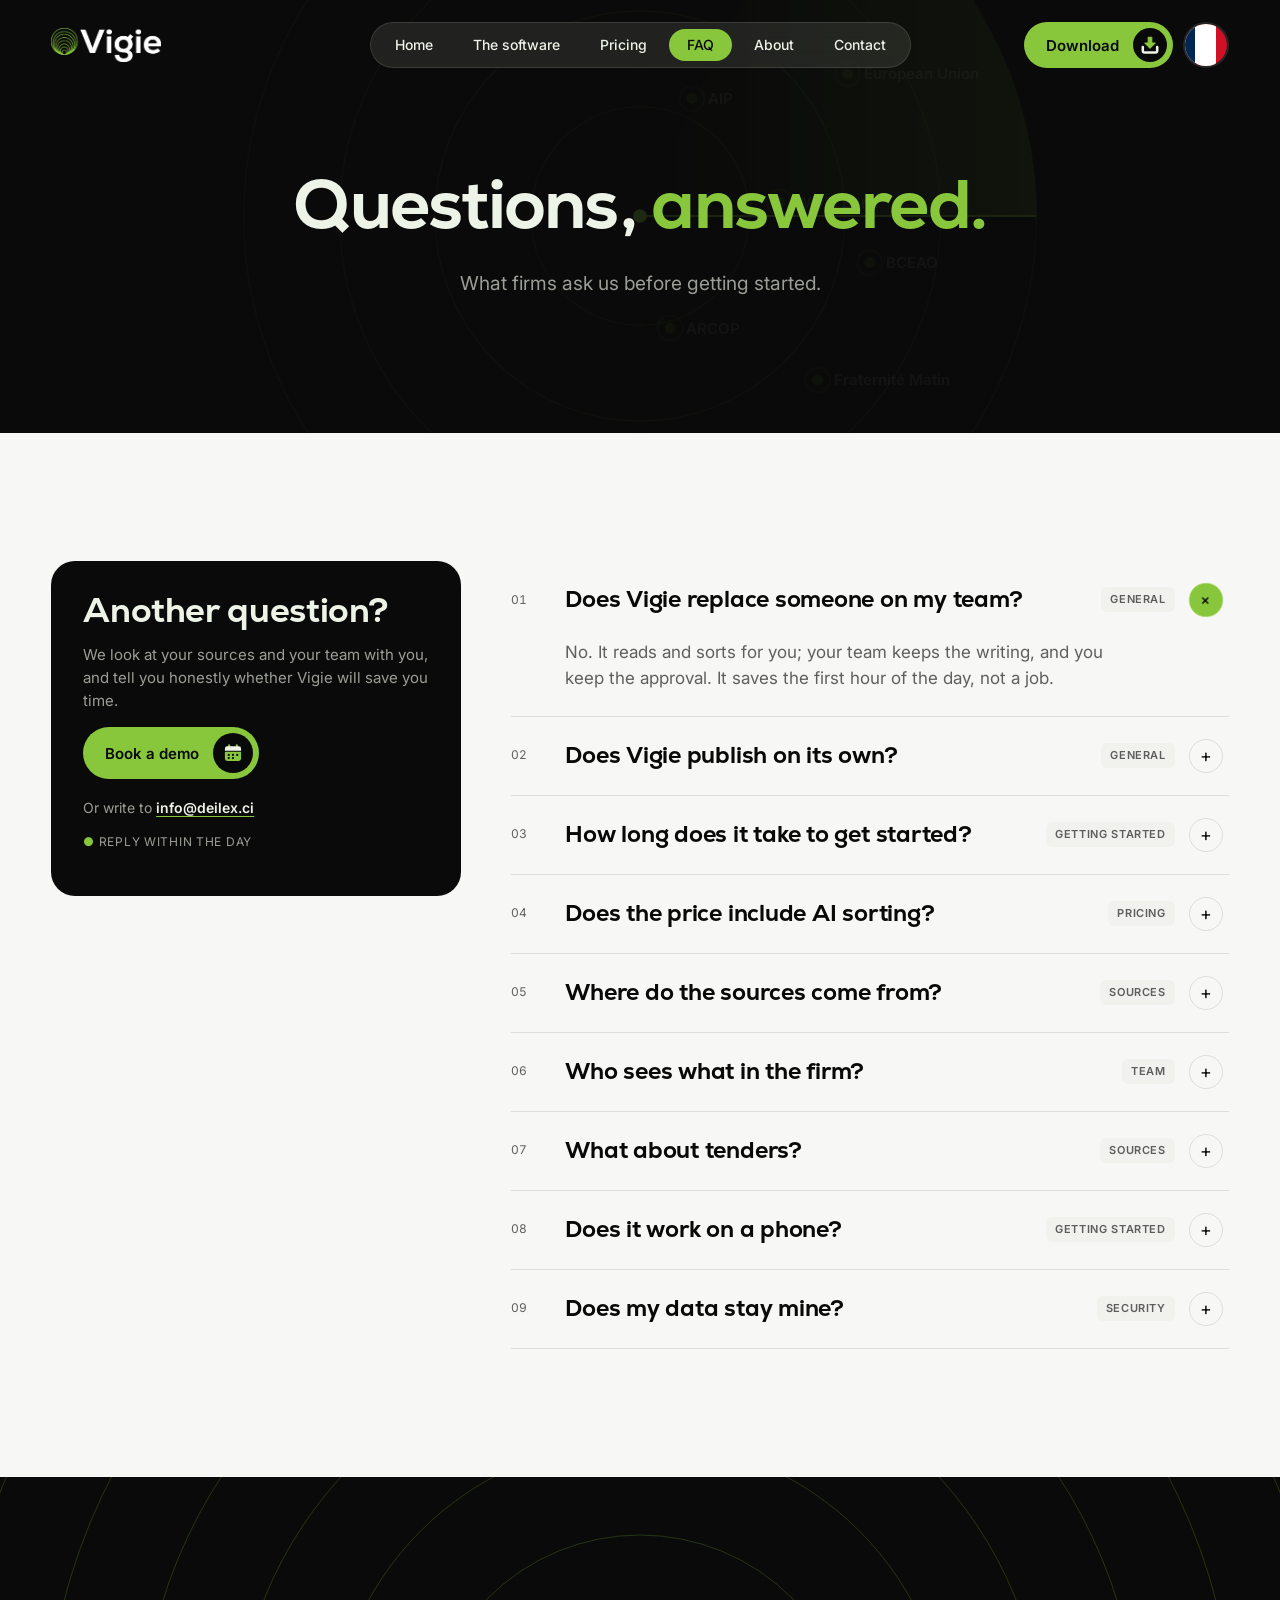
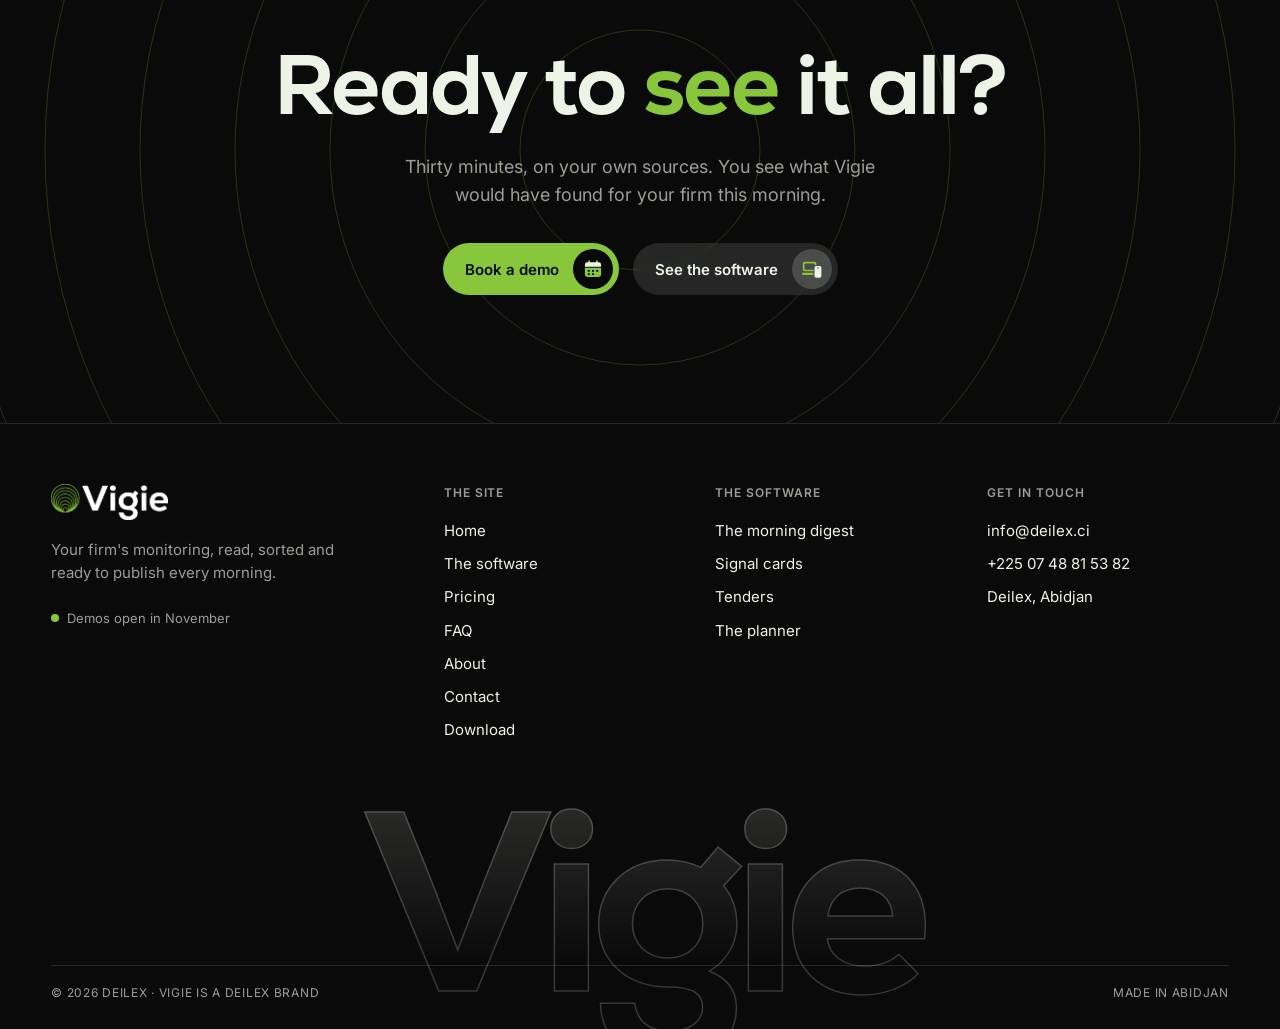
<file: en/questions.html>
<!doctype html>
<html lang="en">
<head>
<meta charset="utf-8">
<meta name="viewport" content="width=device-width, initial-scale=1">
<title>FAQ · Vigie</title>
<meta name="description" content="Answers to the questions firms ask before getting started with Vigie.">
<meta name="theme-color" content="#10180a">
<link rel="alternate" hreflang="fr" href="https://vigie.deilex.ci/questions.html">
<link rel="alternate" hreflang="en" href="https://vigie.deilex.ci/en/questions.html">
<link rel="icon" href="../images/logo-vigie.svg">
<link rel="stylesheet" href="../site.css">
<script src="../site.js" defer></script>
</head>
<body>
<nav class="menu" aria-label="Site pages">
  <a href="index.html" class="marque"><img src="../images/logo-vigie-nuit.svg" alt="Vigie, home"></a>
  <div class="liens"><a href="index.html">Home</a><a href="logiciel.html">The software</a><a href="tarifs.html">Pricing</a><a href="questions.html" aria-current="page">FAQ</a><a href="a-propos.html">About</a><a href="contact.html">Contact</a></div>
  <div class="droite"><a class="bouton vert" href="telecharger.html"><span class="texte-bouton">Download</span><span class="rond"><span class="ic ic-telecharger" aria-hidden="true"><i class="v" style="--p:url('../images/icones/telecharger-vert.svg')"></i><i class="e" style="--p:url('../images/icones/telecharger-encre.svg')"></i></span></span></a>
  <a class="langue" href="../questions.html" hreflang="fr" lang="fr" aria-label="Français"><img src="../images/drapeau-fr.svg" alt=""></a></div>
</nav>
<main>
<header class="heros court">
  <svg class="fond-radar" viewBox="0 0 600 600" aria-hidden="true">
  <defs><linearGradient id="balai-nuit" x1="0" y1="0" x2="1" y2="0">
    <stop offset="0%" stop-color="#88c73b" stop-opacity="0"/><stop offset="100%" stop-color="#88c73b" stop-opacity=".34"/>
  </linearGradient></defs>
  <circle class="anneau" cx="300" cy="300" r="290"/><circle class="anneau" cx="300" cy="300" r="220"/><circle class="anneau" cx="300" cy="300" r="150"/><circle class="anneau" cx="300" cy="300" r="80"/>
  <line class="croix" x1="10" y1="300" x2="590" y2="300"/><line class="croix" x1="300" y1="10" x2="300" y2="590"/>
  <g class="balai"><path d="M300 300 L590 300 A290 290 0 0 0 425 39 Z" fill="url(#balai-nuit)"/>
    <line x1="300" y1="300" x2="590" y2="300" stroke="#88c73b" stroke-width="1.6" stroke-opacity=".8"/></g>
  <circle cx="300" cy="300" r="5" fill="#88c73b"/>
  <g class="echo" style="animation-delay:-7.1s"><circle class="halo" cx="372" cy="128" r="9"/><circle cx="372" cy="128" r="4"/><text x="384" y="132">Official Gazette</text></g><g class="echo" style="animation-delay:-5.3s"><circle class="halo" cx="338" cy="214" r="9"/><circle cx="338" cy="214" r="4"/><text x="350" y="218">AIP</text></g><g class="echo" style="animation-delay:-3.9s"><circle class="halo" cx="322" cy="382" r="9"/><circle cx="322" cy="382" r="4"/><text x="334" y="386">ARCOP</text></g><g class="echo" style="animation-delay:-2.5s"><circle class="halo" cx="352" cy="482" r="9"/><circle cx="352" cy="482" r="4"/><text x="364" y="486">Public tenders</text></g><g class="echo" style="animation-delay:-6.2s"><circle class="halo" cx="468" cy="334" r="9"/><circle cx="468" cy="334" r="4"/><text x="480" y="338">BCEAO</text></g><g class="echo" style="animation-delay:-4.4s"><circle class="halo" cx="402" cy="290" r="9"/><circle cx="402" cy="290" r="4"/><text x="414" y="294">World Bank</text></g><g class="echo" style="animation-delay:-7.6s"><circle class="halo" cx="452" cy="196" r="9"/><circle cx="452" cy="196" r="4"/><text x="464" y="200">European Union</text></g><g class="echo" style="animation-delay:-1.6s"><circle class="halo" cx="430" cy="420" r="9"/><circle cx="430" cy="420" r="4"/><text x="442" y="424">Fraternité Matin</text></g>
</svg>
  <div class="contenu">
    <h1>Questions, <mark>answered.</mark></h1>
    <p class="chapeau">What firms ask us before getting started.</p>
  </div>
</header>
<section class="section"><div class="contenu"><div class="questions-deux">
  <aside class="carte-appel"><h3>Another question?</h3>
    <p>We look at your sources and your team with you, and tell you honestly whether Vigie will save you time.</p>
    <a class="bouton vert" href="contact.html">Book a demo<span class="rond"><span class="ic ic-planning" aria-hidden="true"><i class="v" style="--p:url('../images/icones/planning-vert.svg')"></i><i class="e" style="--p:url('../images/icones/planning-encre.svg')"></i></span></span></a>
    <p class="ecrire">Or write to <a href="mailto:info@deilex.ci">info@deilex.ci</a></p>
    <p class="delai">Reply within the day</p></aside>
  <div class="liste-questions"><details open><summary><span class="num-q">01</span>
  <span class="q">Does Vigie replace someone on my team?</span><span class="categorie">General</span><span class="ouvre" aria-hidden="true">+</span></summary>
  <p class="reponse">No. It reads and sorts for you; your team keeps the writing, and you keep the approval. It saves the first hour of the day, not a job.</p></details><details><summary><span class="num-q">02</span>
  <span class="q">Does Vigie publish on its own?</span><span class="categorie">General</span><span class="ouvre" aria-hidden="true">+</span></summary>
  <p class="reponse">Never. Nothing goes out without the director's approval. Once approved, the post opens in the chosen network with the text ready.</p></details><details><summary><span class="num-q">03</span>
  <span class="q">How long does it take to get started?</span><span class="categorie">Getting started</span><span class="ouvre" aria-hidden="true">+</span></summary>
  <p class="reponse">Half a day: we set up your firm, declare your fields and sources, and invite the team. The next morning, the first digest is there.</p></details><details><summary><span class="num-q">04</span>
  <span class="q">Does the price include AI sorting?</span><span class="categorie">Pricing</span><span class="ouvre" aria-hidden="true">+</span></summary>
  <p class="reponse">Yes. Sorting and drafts are included in the plan; there is nothing else to pay.</p></details><details><summary><span class="num-q">05</span>
  <span class="q">Where do the sources come from?</span><span class="categorie">Sources</span><span class="ouvre" aria-hidden="true">+</span></summary>
  <p class="reponse">Official gazettes, public procurement portals, donors (World Bank, European Union), authorities (ARCOP, BCEAO) and the business press. You add your own and star the most important ones.</p></details><details><summary><span class="num-q">06</span>
  <span class="q">Who sees what in the firm?</span><span class="categorie">Team</span><span class="ouvre" aria-hidden="true">+</span></summary>
  <p class="reponse">Everyone has their own account and role: director, community manager, designer. The director approves; the others write and comment. Messages between two people are read only by them.</p></details><details><summary><span class="num-q">07</span>
  <span class="q">What about tenders?</span><span class="categorie">Sources</span><span class="ouvre" aria-hidden="true">+</span></summary>
  <p class="reponse">Vigie reads procurement notices and donor calls, keeps those in your field and shows the deadline. You track every bid: to review, in progress, submitted, won.</p></details><details><summary><span class="num-q">08</span>
  <span class="q">Does it work on a phone?</span><span class="categorie">Getting started</span><span class="ouvre" aria-hidden="true">+</span></summary>
  <p class="reponse">Yes. Vigie installs on a phone's home screen like an app, and alerts you when an important signal comes in.</p></details><details><summary><span class="num-q">09</span>
  <span class="q">Does my data stay mine?</span><span class="categorie">Security</span><span class="ouvre" aria-hidden="true">+</span></summary>
  <p class="reponse">Yes. Each firm has its own database, separate from the others. You can export everything, and delete everything, from the settings.</p></details></div>
</div></div></section>
<section class="appel-final nuit">
  <svg class="anneaux" viewBox="0 0 1400 1400" aria-hidden="true"><circle cx="700" cy="700" r="120"/><circle cx="700" cy="700" r="215"/><circle cx="700" cy="700" r="310"/><circle cx="700" cy="700" r="405"/><circle cx="700" cy="700" r="500"/><circle cx="700" cy="700" r="595"/><circle cx="700" cy="700" r="690"/></svg>
  <div class="contenu">
    <h2>Ready to <mark>see</mark> it all?</h2>
    <p>Thirty minutes, on your own sources. You see what Vigie would have found for your firm this morning.</p>
    <div class="boutons"><a class="bouton vert" href="contact.html">Book a demo<span class="rond"><span class="ic ic-planning" aria-hidden="true"><i class="v" style="--p:url('../images/icones/planning-vert.svg')"></i><i class="e" style="--p:url('../images/icones/planning-encre.svg')"></i></span></span></a>
      <a class="bouton verre" href="logiciel.html">See the software<span class="rond"><span class="ic ic-appareils" aria-hidden="true"><i class="v" style="--p:url('../images/icones/appareils-vert.svg')"></i><i class="e" style="--p:url('../images/icones/appareils-encre.svg')"></i></span></span></a></div>
  </div>
</section>
</main>
<footer class="pied">
  <div class="contenu">
    <div class="colonnes">
      <div><a href="index.html" class="marque"><img src="../images/logo-vigie-nuit.svg" alt="Vigie"></a>
        <p>Your firm's monitoring, read, sorted and ready to publish every morning.</p>
        <span class="disponible">Demos open in November</span></div>
      <div><h4>The site</h4><a href="index.html">Home</a><a href="logiciel.html">The software</a><a href="tarifs.html">Pricing</a><a href="questions.html">FAQ</a><a href="a-propos.html">About</a><a href="contact.html">Contact</a><a href="telecharger.html">Download</a></div>
      <div><h4>The software</h4>
        <a href="logiciel.html">The morning digest</a>
        <a href="logiciel.html">Signal cards</a>
        <a href="logiciel.html">Tenders</a>
        <a href="logiciel.html">The planner</a></div>
      <div><h4>Get in touch</h4><a href="mailto:info@deilex.ci">info@deilex.ci</a>
        <a href="tel:+2250748815382">+225 07 48 81 53 82</a>
        <a href="a-propos.html">Deilex, Abidjan</a></div>
    </div>
  </div>
  <span class="nom-geant" aria-hidden="true">Vigie</span>
  <div class="contenu"><div class="ligne-basse">
    <span>© 2026 Deilex · Vigie is a Deilex brand</span>
    <span>Made in Abidjan</span>
  </div></div>
</footer>
</body>
</html>
</file>
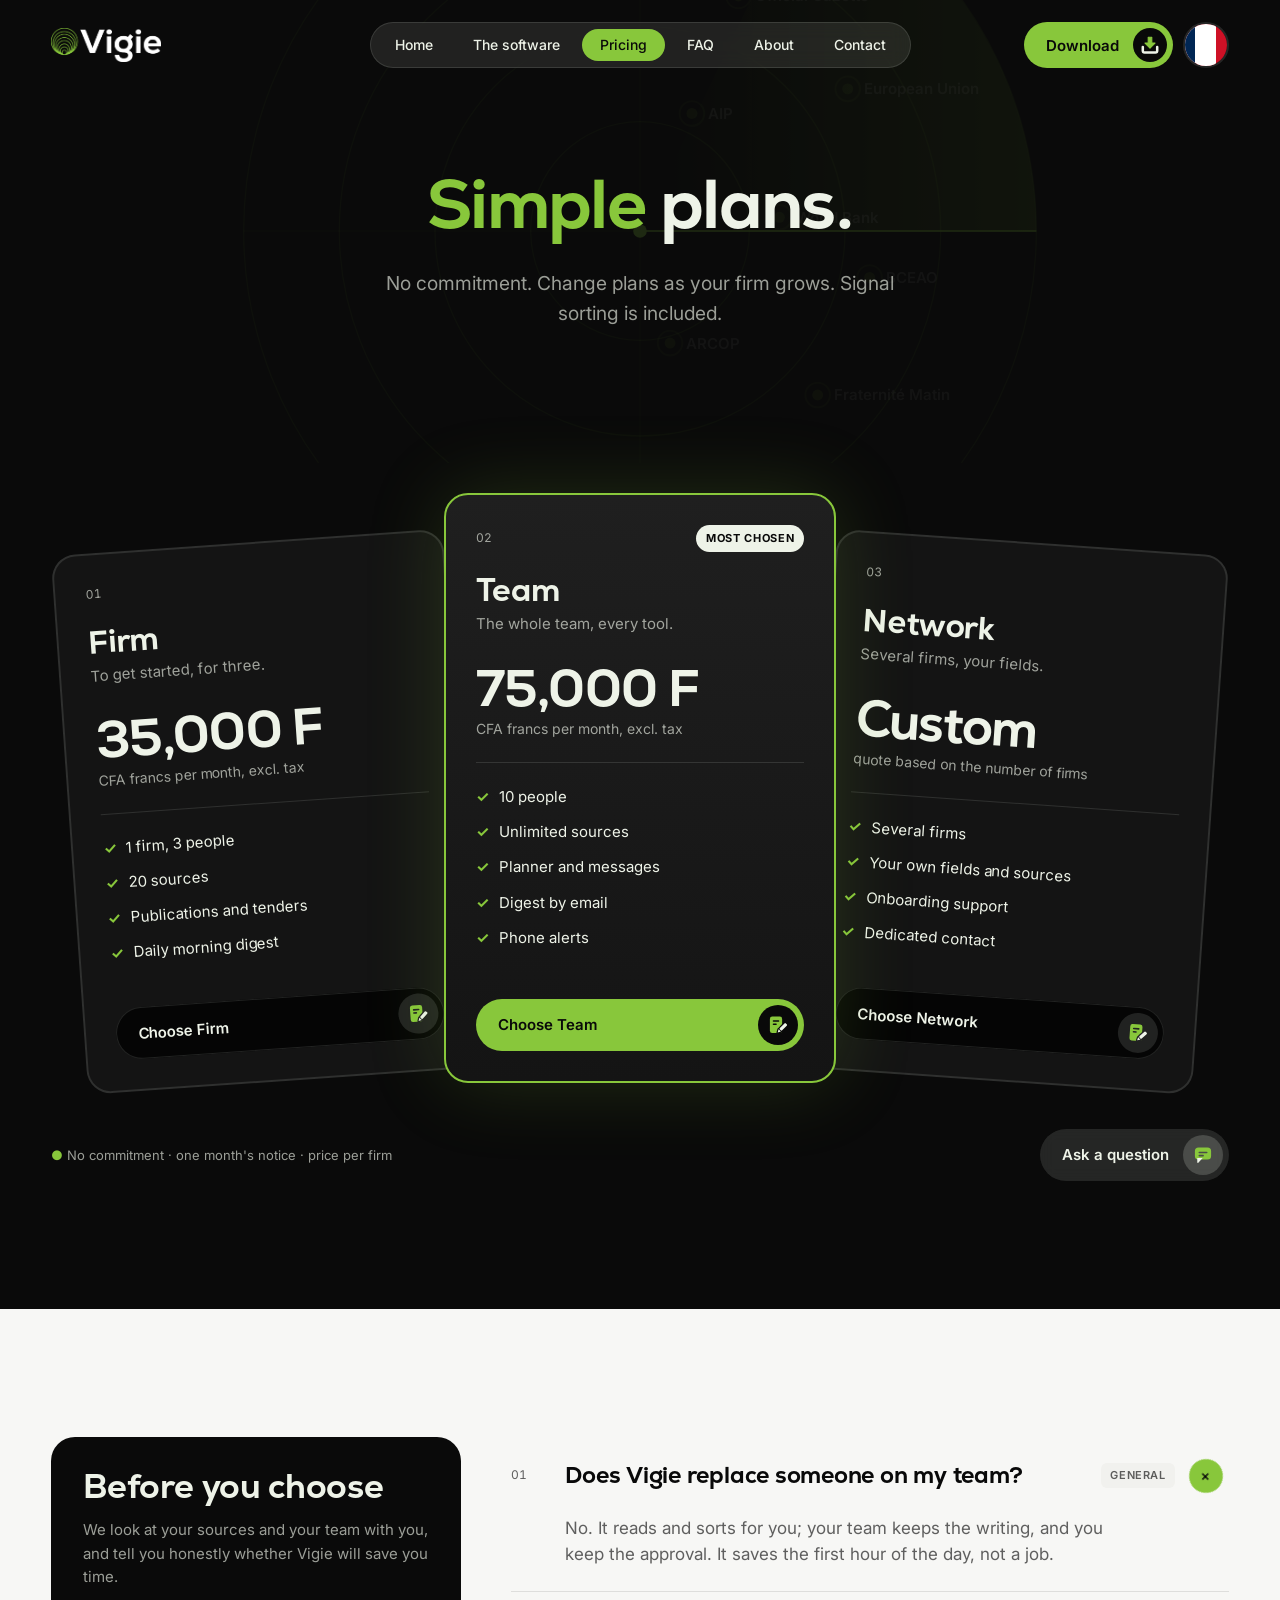
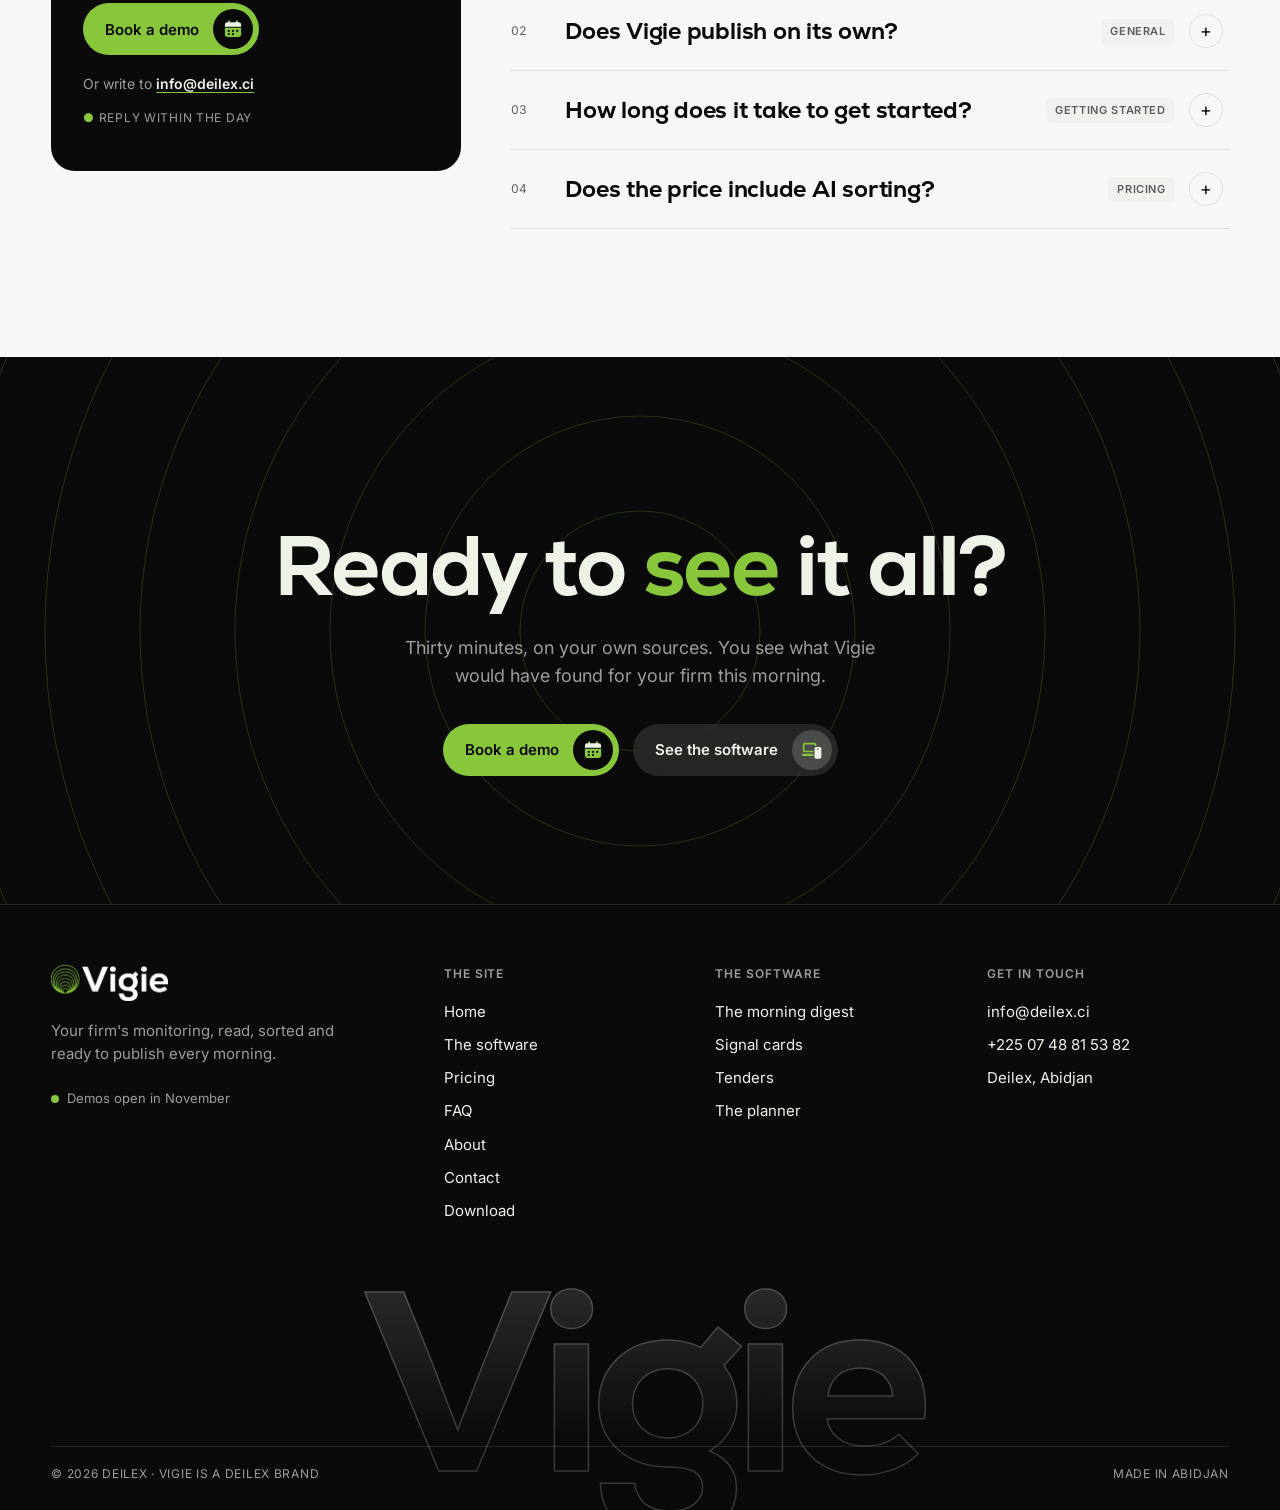
<file: en/tarifs.html>
<!doctype html>
<html lang="en">
<head>
<meta charset="utf-8">
<meta name="viewport" content="width=device-width, initial-scale=1">
<title>Pricing · Vigie</title>
<meta name="description" content="Three no-commitment plans for firms, from three to ten people and more.">
<meta name="theme-color" content="#10180a">
<link rel="alternate" hreflang="fr" href="https://vigie.deilex.ci/tarifs.html">
<link rel="alternate" hreflang="en" href="https://vigie.deilex.ci/en/tarifs.html">
<link rel="icon" href="../images/logo-vigie.svg">
<link rel="stylesheet" href="../site.css">
<script src="../site.js" defer></script>
</head>
<body>
<nav class="menu" aria-label="Site pages">
  <a href="index.html" class="marque"><img src="../images/logo-vigie-nuit.svg" alt="Vigie, home"></a>
  <div class="liens"><a href="index.html">Home</a><a href="logiciel.html">The software</a><a href="tarifs.html" aria-current="page">Pricing</a><a href="questions.html">FAQ</a><a href="a-propos.html">About</a><a href="contact.html">Contact</a></div>
  <div class="droite"><a class="bouton vert" href="telecharger.html"><span class="texte-bouton">Download</span><span class="rond"><span class="ic ic-telecharger" aria-hidden="true"><i class="v" style="--p:url('../images/icones/telecharger-vert.svg')"></i><i class="e" style="--p:url('../images/icones/telecharger-encre.svg')"></i></span></span></a>
  <a class="langue" href="../tarifs.html" hreflang="fr" lang="fr" aria-label="Français"><img src="../images/drapeau-fr.svg" alt=""></a></div>
</nav>
<main>
<header class="heros court">
  <svg class="fond-radar" viewBox="0 0 600 600" aria-hidden="true">
  <defs><linearGradient id="balai-nuit" x1="0" y1="0" x2="1" y2="0">
    <stop offset="0%" stop-color="#88c73b" stop-opacity="0"/><stop offset="100%" stop-color="#88c73b" stop-opacity=".34"/>
  </linearGradient></defs>
  <circle class="anneau" cx="300" cy="300" r="290"/><circle class="anneau" cx="300" cy="300" r="220"/><circle class="anneau" cx="300" cy="300" r="150"/><circle class="anneau" cx="300" cy="300" r="80"/>
  <line class="croix" x1="10" y1="300" x2="590" y2="300"/><line class="croix" x1="300" y1="10" x2="300" y2="590"/>
  <g class="balai"><path d="M300 300 L590 300 A290 290 0 0 0 425 39 Z" fill="url(#balai-nuit)"/>
    <line x1="300" y1="300" x2="590" y2="300" stroke="#88c73b" stroke-width="1.6" stroke-opacity=".8"/></g>
  <circle cx="300" cy="300" r="5" fill="#88c73b"/>
  <g class="echo" style="animation-delay:-7.1s"><circle class="halo" cx="372" cy="128" r="9"/><circle cx="372" cy="128" r="4"/><text x="384" y="132">Official Gazette</text></g><g class="echo" style="animation-delay:-5.3s"><circle class="halo" cx="338" cy="214" r="9"/><circle cx="338" cy="214" r="4"/><text x="350" y="218">AIP</text></g><g class="echo" style="animation-delay:-3.9s"><circle class="halo" cx="322" cy="382" r="9"/><circle cx="322" cy="382" r="4"/><text x="334" y="386">ARCOP</text></g><g class="echo" style="animation-delay:-2.5s"><circle class="halo" cx="352" cy="482" r="9"/><circle cx="352" cy="482" r="4"/><text x="364" y="486">Public tenders</text></g><g class="echo" style="animation-delay:-6.2s"><circle class="halo" cx="468" cy="334" r="9"/><circle cx="468" cy="334" r="4"/><text x="480" y="338">BCEAO</text></g><g class="echo" style="animation-delay:-4.4s"><circle class="halo" cx="402" cy="290" r="9"/><circle cx="402" cy="290" r="4"/><text x="414" y="294">World Bank</text></g><g class="echo" style="animation-delay:-7.6s"><circle class="halo" cx="452" cy="196" r="9"/><circle cx="452" cy="196" r="4"/><text x="464" y="200">European Union</text></g><g class="echo" style="animation-delay:-1.6s"><circle class="halo" cx="430" cy="420" r="9"/><circle cx="430" cy="420" r="4"/><text x="442" y="424">Fraternité Matin</text></g>
</svg>
  <div class="contenu">
    <h1><mark>Simple</mark> plans.</h1>
    <p class="chapeau">No commitment. Change plans as your firm grows. Signal sorting is included.</p>
  </div>
</header>
<section class="section nuit tarifs-haut"><div class="contenu">
  <div class="eventail"><article class="tarif">
  <div class="haut-tarif"><span>01</span></div>
  <h3>Firm</h3><p class="pour">To get started, for three.</p>
  <span class="prix">35,000 F</span><span class="prix-unite">CFA francs per month, excl. tax</span>
  <ul><li>1 firm, 3 people</li><li>20 sources</li><li>Publications and tenders</li><li>Daily morning digest</li></ul>
  <a class="bouton" href="contact.html">Choose Firm<span class="rond"><span class="ic ic-a-valider" aria-hidden="true"><i class="v" style="--p:url('../images/icones/a-valider-vert.svg')"></i><i class="e" style="--p:url('../images/icones/a-valider-encre.svg')"></i></span></span></a>
</article><article class="tarif mis">
  <div class="haut-tarif"><span>02</span><span class="favori">Most chosen</span></div>
  <h3>Team</h3><p class="pour">The whole team, every tool.</p>
  <span class="prix">75,000 F</span><span class="prix-unite">CFA francs per month, excl. tax</span>
  <ul><li>10 people</li><li>Unlimited sources</li><li>Planner and messages</li><li>Digest by email</li><li>Phone alerts</li></ul>
  <a class="bouton vert" href="contact.html">Choose Team<span class="rond"><span class="ic ic-a-valider" aria-hidden="true"><i class="v" style="--p:url('../images/icones/a-valider-vert.svg')"></i><i class="e" style="--p:url('../images/icones/a-valider-encre.svg')"></i></span></span></a>
</article><article class="tarif">
  <div class="haut-tarif"><span>03</span></div>
  <h3>Network</h3><p class="pour">Several firms, your fields.</p>
  <span class="prix">Custom</span><span class="prix-unite">quote based on the number of firms</span>
  <ul><li>Several firms</li><li>Your own fields and sources</li><li>Onboarding support</li><li>Dedicated contact</li></ul>
  <a class="bouton" href="contact.html">Choose Network<span class="rond"><span class="ic ic-a-valider" aria-hidden="true"><i class="v" style="--p:url('../images/icones/a-valider-vert.svg')"></i><i class="e" style="--p:url('../images/icones/a-valider-encre.svg')"></i></span></span></a>
</article></div>
  <div class="note-tarifs"><span>No commitment · one month's notice · price per firm</span>
    <a class="bouton verre" href="questions.html">Ask a question<span class="rond"><span class="ic ic-messages" aria-hidden="true"><i class="v" style="--p:url('../images/icones/messages-vert.svg')"></i><i class="e" style="--p:url('../images/icones/messages-encre.svg')"></i></span></span></a></div>
</div></section>
<section class="section"><div class="contenu"><div class="questions-deux">
  <aside class="carte-appel"><h3>Before you choose</h3>
    <p>We look at your sources and your team with you, and tell you honestly whether Vigie will save you time.</p>
    <a class="bouton vert" href="contact.html">Book a demo<span class="rond"><span class="ic ic-planning" aria-hidden="true"><i class="v" style="--p:url('../images/icones/planning-vert.svg')"></i><i class="e" style="--p:url('../images/icones/planning-encre.svg')"></i></span></span></a>
    <p class="ecrire">Or write to <a href="mailto:info@deilex.ci">info@deilex.ci</a></p>
    <p class="delai">Reply within the day</p></aside>
  <div class="liste-questions"><details open><summary><span class="num-q">01</span>
  <span class="q">Does Vigie replace someone on my team?</span><span class="categorie">General</span><span class="ouvre" aria-hidden="true">+</span></summary>
  <p class="reponse">No. It reads and sorts for you; your team keeps the writing, and you keep the approval. It saves the first hour of the day, not a job.</p></details><details><summary><span class="num-q">02</span>
  <span class="q">Does Vigie publish on its own?</span><span class="categorie">General</span><span class="ouvre" aria-hidden="true">+</span></summary>
  <p class="reponse">Never. Nothing goes out without the director's approval. Once approved, the post opens in the chosen network with the text ready.</p></details><details><summary><span class="num-q">03</span>
  <span class="q">How long does it take to get started?</span><span class="categorie">Getting started</span><span class="ouvre" aria-hidden="true">+</span></summary>
  <p class="reponse">Half a day: we set up your firm, declare your fields and sources, and invite the team. The next morning, the first digest is there.</p></details><details><summary><span class="num-q">04</span>
  <span class="q">Does the price include AI sorting?</span><span class="categorie">Pricing</span><span class="ouvre" aria-hidden="true">+</span></summary>
  <p class="reponse">Yes. Sorting and drafts are included in the plan; there is nothing else to pay.</p></details></div>
</div></div></section>
<section class="appel-final nuit">
  <svg class="anneaux" viewBox="0 0 1400 1400" aria-hidden="true"><circle cx="700" cy="700" r="120"/><circle cx="700" cy="700" r="215"/><circle cx="700" cy="700" r="310"/><circle cx="700" cy="700" r="405"/><circle cx="700" cy="700" r="500"/><circle cx="700" cy="700" r="595"/><circle cx="700" cy="700" r="690"/></svg>
  <div class="contenu">
    <h2>Ready to <mark>see</mark> it all?</h2>
    <p>Thirty minutes, on your own sources. You see what Vigie would have found for your firm this morning.</p>
    <div class="boutons"><a class="bouton vert" href="contact.html">Book a demo<span class="rond"><span class="ic ic-planning" aria-hidden="true"><i class="v" style="--p:url('../images/icones/planning-vert.svg')"></i><i class="e" style="--p:url('../images/icones/planning-encre.svg')"></i></span></span></a>
      <a class="bouton verre" href="logiciel.html">See the software<span class="rond"><span class="ic ic-appareils" aria-hidden="true"><i class="v" style="--p:url('../images/icones/appareils-vert.svg')"></i><i class="e" style="--p:url('../images/icones/appareils-encre.svg')"></i></span></span></a></div>
  </div>
</section>
</main>
<footer class="pied">
  <div class="contenu">
    <div class="colonnes">
      <div><a href="index.html" class="marque"><img src="../images/logo-vigie-nuit.svg" alt="Vigie"></a>
        <p>Your firm's monitoring, read, sorted and ready to publish every morning.</p>
        <span class="disponible">Demos open in November</span></div>
      <div><h4>The site</h4><a href="index.html">Home</a><a href="logiciel.html">The software</a><a href="tarifs.html">Pricing</a><a href="questions.html">FAQ</a><a href="a-propos.html">About</a><a href="contact.html">Contact</a><a href="telecharger.html">Download</a></div>
      <div><h4>The software</h4>
        <a href="logiciel.html">The morning digest</a>
        <a href="logiciel.html">Signal cards</a>
        <a href="logiciel.html">Tenders</a>
        <a href="logiciel.html">The planner</a></div>
      <div><h4>Get in touch</h4><a href="mailto:info@deilex.ci">info@deilex.ci</a>
        <a href="tel:+2250748815382">+225 07 48 81 53 82</a>
        <a href="a-propos.html">Deilex, Abidjan</a></div>
    </div>
  </div>
  <span class="nom-geant" aria-hidden="true">Vigie</span>
  <div class="contenu"><div class="ligne-basse">
    <span>© 2026 Deilex · Vigie is a Deilex brand</span>
    <span>Made in Abidjan</span>
  </div></div>
</footer>
</body>
</html>
</file>
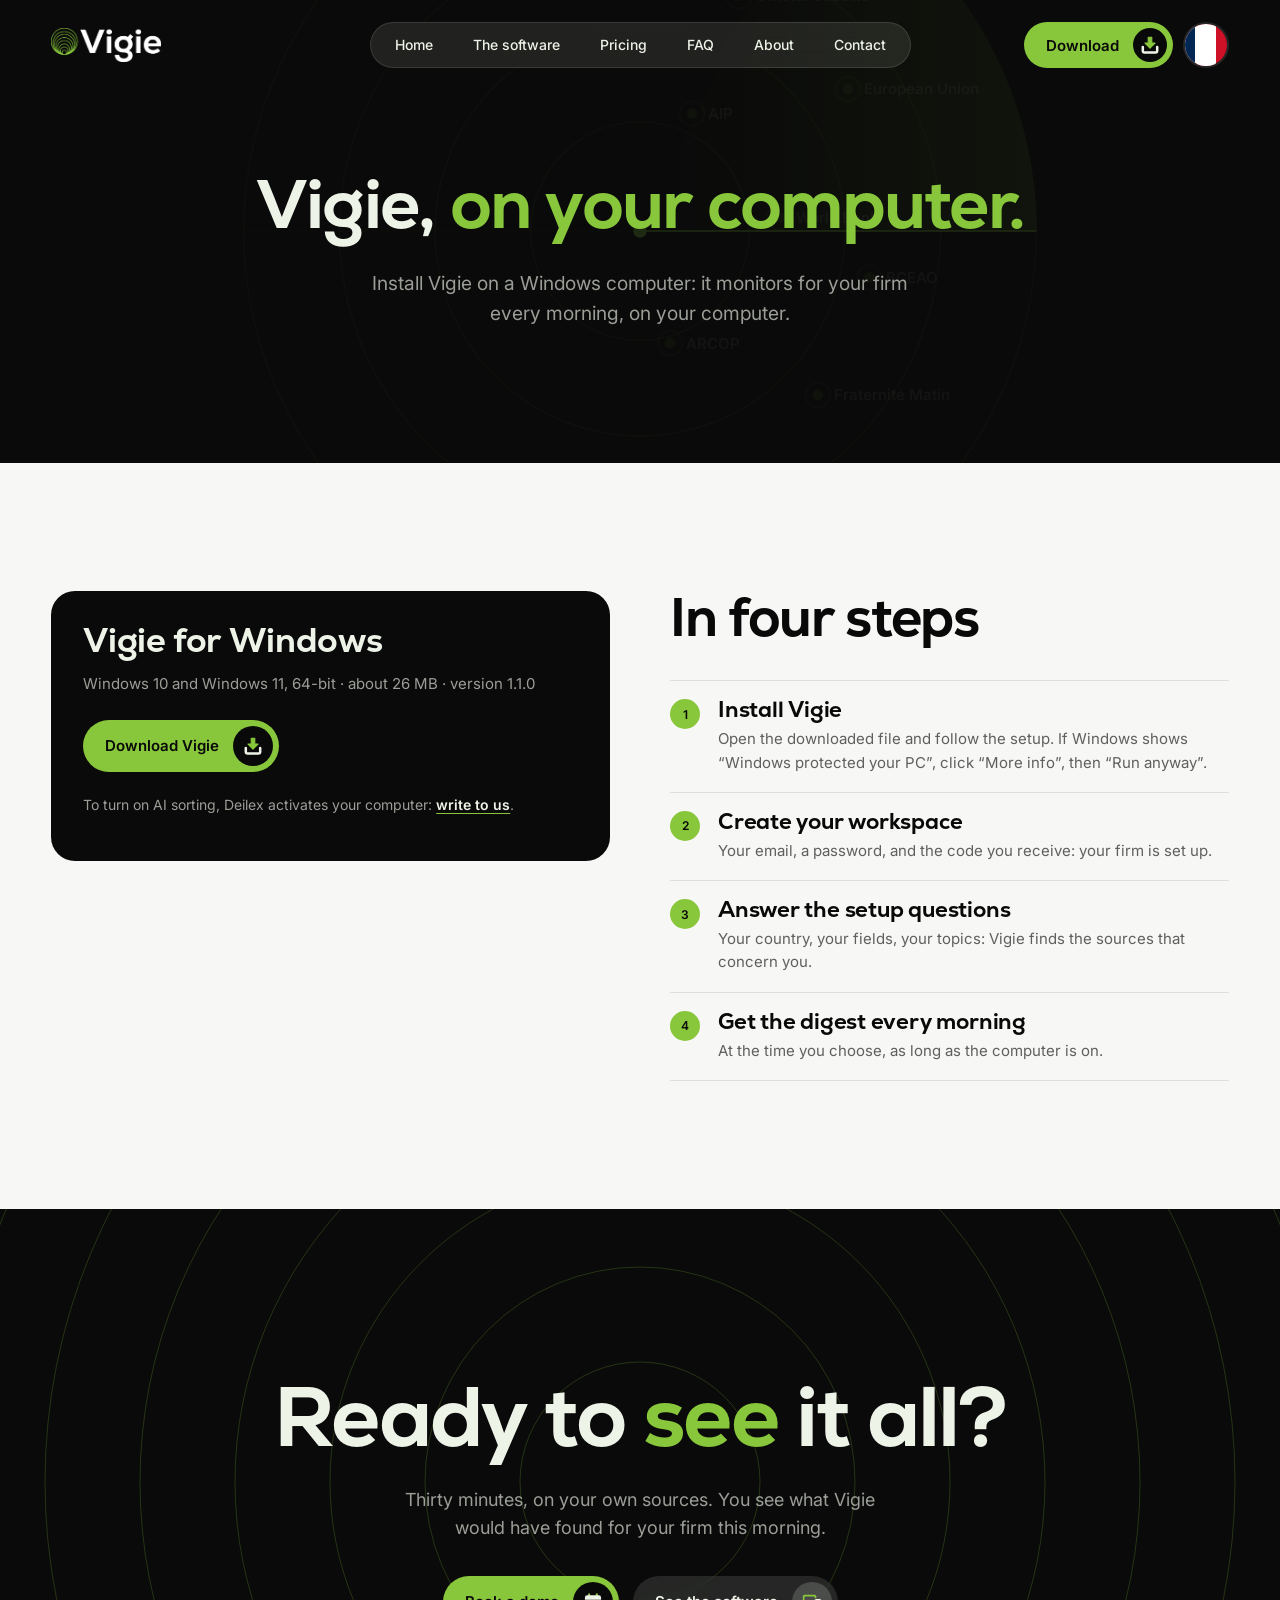
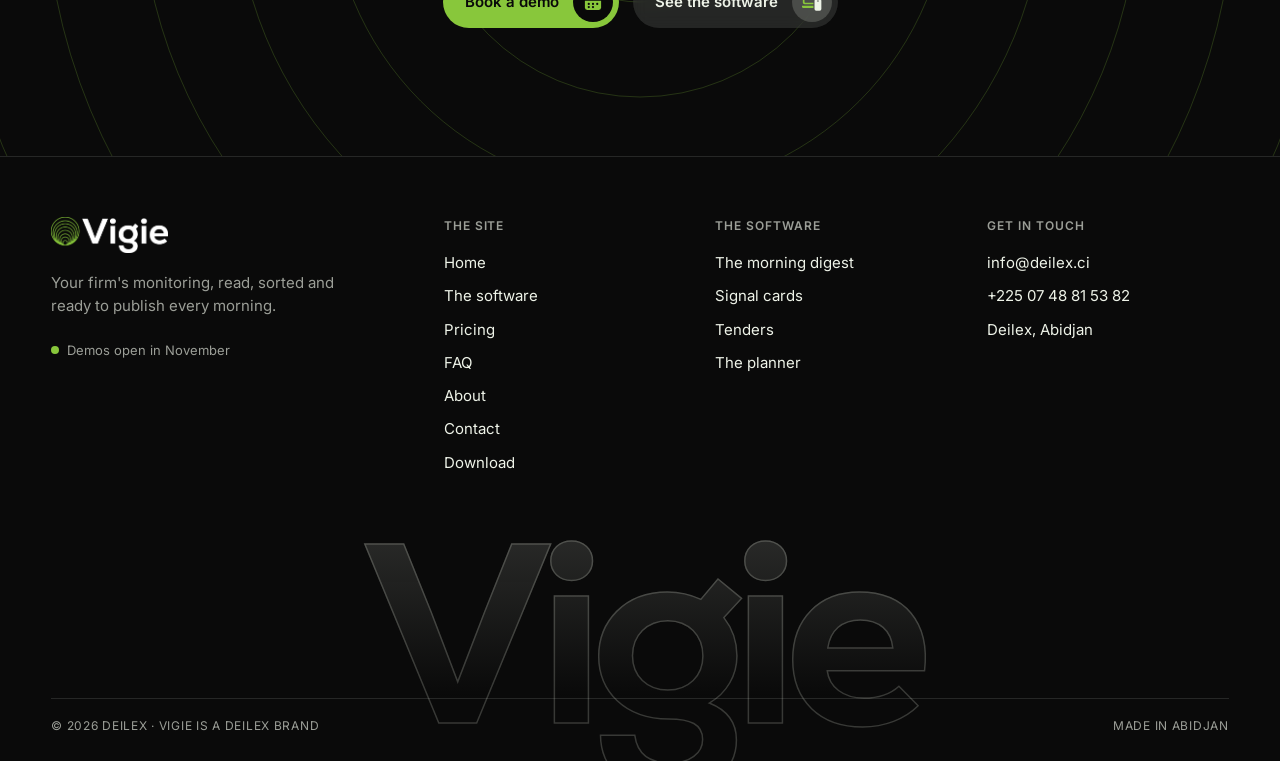
<file: en/telecharger.html>
<!doctype html>
<html lang="en">
<head>
<meta charset="utf-8">
<meta name="viewport" content="width=device-width, initial-scale=1">
<title>Download · Vigie</title>
<meta name="description" content="Download Vigie for Windows: your firm's monitoring, on your computer.">
<meta name="theme-color" content="#10180a">
<link rel="alternate" hreflang="fr" href="https://vigie.deilex.ci/telecharger.html">
<link rel="alternate" hreflang="en" href="https://vigie.deilex.ci/en/telecharger.html">
<link rel="icon" href="../images/logo-vigie.svg">
<link rel="stylesheet" href="../site.css">
<script src="../site.js" defer></script>
</head>
<body>
<nav class="menu" aria-label="Site pages">
  <a href="index.html" class="marque"><img src="../images/logo-vigie-nuit.svg" alt="Vigie, home"></a>
  <div class="liens"><a href="index.html">Home</a><a href="logiciel.html">The software</a><a href="tarifs.html">Pricing</a><a href="questions.html">FAQ</a><a href="a-propos.html">About</a><a href="contact.html">Contact</a></div>
  <div class="droite"><a class="bouton vert" href="telecharger.html"><span class="texte-bouton">Download</span><span class="rond"><span class="ic ic-telecharger" aria-hidden="true"><i class="v" style="--p:url('../images/icones/telecharger-vert.svg')"></i><i class="e" style="--p:url('../images/icones/telecharger-encre.svg')"></i></span></span></a>
  <a class="langue" href="../telecharger.html" hreflang="fr" lang="fr" aria-label="Français"><img src="../images/drapeau-fr.svg" alt=""></a></div>
</nav>
<main>
<header class="heros court">
  <svg class="fond-radar" viewBox="0 0 600 600" aria-hidden="true">
  <defs><linearGradient id="balai-nuit" x1="0" y1="0" x2="1" y2="0">
    <stop offset="0%" stop-color="#88c73b" stop-opacity="0"/><stop offset="100%" stop-color="#88c73b" stop-opacity=".34"/>
  </linearGradient></defs>
  <circle class="anneau" cx="300" cy="300" r="290"/><circle class="anneau" cx="300" cy="300" r="220"/><circle class="anneau" cx="300" cy="300" r="150"/><circle class="anneau" cx="300" cy="300" r="80"/>
  <line class="croix" x1="10" y1="300" x2="590" y2="300"/><line class="croix" x1="300" y1="10" x2="300" y2="590"/>
  <g class="balai"><path d="M300 300 L590 300 A290 290 0 0 0 425 39 Z" fill="url(#balai-nuit)"/>
    <line x1="300" y1="300" x2="590" y2="300" stroke="#88c73b" stroke-width="1.6" stroke-opacity=".8"/></g>
  <circle cx="300" cy="300" r="5" fill="#88c73b"/>
  <g class="echo" style="animation-delay:-7.1s"><circle class="halo" cx="372" cy="128" r="9"/><circle cx="372" cy="128" r="4"/><text x="384" y="132">Official Gazette</text></g><g class="echo" style="animation-delay:-5.3s"><circle class="halo" cx="338" cy="214" r="9"/><circle cx="338" cy="214" r="4"/><text x="350" y="218">AIP</text></g><g class="echo" style="animation-delay:-3.9s"><circle class="halo" cx="322" cy="382" r="9"/><circle cx="322" cy="382" r="4"/><text x="334" y="386">ARCOP</text></g><g class="echo" style="animation-delay:-2.5s"><circle class="halo" cx="352" cy="482" r="9"/><circle cx="352" cy="482" r="4"/><text x="364" y="486">Public tenders</text></g><g class="echo" style="animation-delay:-6.2s"><circle class="halo" cx="468" cy="334" r="9"/><circle cx="468" cy="334" r="4"/><text x="480" y="338">BCEAO</text></g><g class="echo" style="animation-delay:-4.4s"><circle class="halo" cx="402" cy="290" r="9"/><circle cx="402" cy="290" r="4"/><text x="414" y="294">World Bank</text></g><g class="echo" style="animation-delay:-7.6s"><circle class="halo" cx="452" cy="196" r="9"/><circle cx="452" cy="196" r="4"/><text x="464" y="200">European Union</text></g><g class="echo" style="animation-delay:-1.6s"><circle class="halo" cx="430" cy="420" r="9"/><circle cx="430" cy="420" r="4"/><text x="442" y="424">Fraternité Matin</text></g>
</svg>
  <div class="contenu">
    <h1>Vigie, <mark>on your computer.</mark></h1>
    <p class="chapeau">Install Vigie on a Windows computer: it monitors for your firm every morning, on your computer.</p>
  </div>
</header>
<section class="section"><div class="contenu deux-apropos">
  <div class="carte-appel carte-telecharger">
    <h3>Vigie for Windows</h3>
    <p>Windows 10 and Windows 11, 64-bit · about 26 MB · version 1.1.0</p>
    <div class="boutons"><a class="bouton vert" href="https://github.com/YANNROBOT/vigie-site/releases/latest/download/Installer-Vigie.exe" download>Download Vigie<span class="rond"><span class="ic ic-telecharger" aria-hidden="true"><i class="v" style="--p:url('../images/icones/telecharger-vert.svg')"></i><i class="e" style="--p:url('../images/icones/telecharger-encre.svg')"></i></span></span></a></div>
    <p class="ecrire">To turn on AI sorting, Deilex activates your computer: <a href="contact.html">write to us</a>.</p>
  </div>
  <div>
    <h2>In four steps</h2>
    <ol class="pas-liste"><li><span class="num">1</span><div><h3>Install Vigie</h3><p>Open the downloaded file and follow the setup. If Windows shows “Windows protected your PC”, click “More info”, then “Run anyway”.</p></div></li><li><span class="num">2</span><div><h3>Create your workspace</h3><p>Your email, a password, and the code you receive: your firm is set up.</p></div></li><li><span class="num">3</span><div><h3>Answer the setup questions</h3><p>Your country, your fields, your topics: Vigie finds the sources that concern you.</p></div></li><li><span class="num">4</span><div><h3>Get the digest every morning</h3><p>At the time you choose, as long as the computer is on.</p></div></li></ol>
  </div>
</div></section>
<section class="appel-final nuit">
  <svg class="anneaux" viewBox="0 0 1400 1400" aria-hidden="true"><circle cx="700" cy="700" r="120"/><circle cx="700" cy="700" r="215"/><circle cx="700" cy="700" r="310"/><circle cx="700" cy="700" r="405"/><circle cx="700" cy="700" r="500"/><circle cx="700" cy="700" r="595"/><circle cx="700" cy="700" r="690"/></svg>
  <div class="contenu">
    <h2>Ready to <mark>see</mark> it all?</h2>
    <p>Thirty minutes, on your own sources. You see what Vigie would have found for your firm this morning.</p>
    <div class="boutons"><a class="bouton vert" href="contact.html">Book a demo<span class="rond"><span class="ic ic-planning" aria-hidden="true"><i class="v" style="--p:url('../images/icones/planning-vert.svg')"></i><i class="e" style="--p:url('../images/icones/planning-encre.svg')"></i></span></span></a>
      <a class="bouton verre" href="logiciel.html">See the software<span class="rond"><span class="ic ic-appareils" aria-hidden="true"><i class="v" style="--p:url('../images/icones/appareils-vert.svg')"></i><i class="e" style="--p:url('../images/icones/appareils-encre.svg')"></i></span></span></a></div>
  </div>
</section>
</main>
<footer class="pied">
  <div class="contenu">
    <div class="colonnes">
      <div><a href="index.html" class="marque"><img src="../images/logo-vigie-nuit.svg" alt="Vigie"></a>
        <p>Your firm's monitoring, read, sorted and ready to publish every morning.</p>
        <span class="disponible">Demos open in November</span></div>
      <div><h4>The site</h4><a href="index.html">Home</a><a href="logiciel.html">The software</a><a href="tarifs.html">Pricing</a><a href="questions.html">FAQ</a><a href="a-propos.html">About</a><a href="contact.html">Contact</a><a href="telecharger.html">Download</a></div>
      <div><h4>The software</h4>
        <a href="logiciel.html">The morning digest</a>
        <a href="logiciel.html">Signal cards</a>
        <a href="logiciel.html">Tenders</a>
        <a href="logiciel.html">The planner</a></div>
      <div><h4>Get in touch</h4><a href="mailto:info@deilex.ci">info@deilex.ci</a>
        <a href="tel:+2250748815382">+225 07 48 81 53 82</a>
        <a href="a-propos.html">Deilex, Abidjan</a></div>
    </div>
  </div>
  <span class="nom-geant" aria-hidden="true">Vigie</span>
  <div class="contenu"><div class="ligne-basse">
    <span>© 2026 Deilex · Vigie is a Deilex brand</span>
    <span>Made in Abidjan</span>
  </div></div>
</footer>
</body>
</html>
</file>
<file: site.css>
/* ═══════════════════════════════════════════════════════════════════
   LE SITE WEB DE VIGIE — dans le dessin du site de référence que le
   directeur a montré (20/10/2026 : « c'est ce design que je veux »),
   avec les couleurs et les polices de Vigie.

   CE QUI VIENT DE LA RÉFÉRENCE : l'en-tête sombre plein écran, le menu
   en pilule au centre, les grands titres, le radar annoté, l'entonnoir,
   les tarifs en éventail, les questions numérotées, le pied sombre au
   nom géant.

   CE QUI VIENT DE VIGIE : le vert #88c73b, le noir, Nexa Pro pour les
   titres, Inter pour le reste, et les icônes du logiciel.

   REVU LE 20/10/2026 avec le directeur : fonds noirs et blanc cassé, mots
   en vert sans cadre, plus d'étiquettes « (01) », les écrans en onglets,
   « avant, après » en deux matinées ; le panneau à points, la glissière,
   la bande des chiffres et son bandeau retirés.

   Le site se lit sans script ; site.js ne fait qu'animer (compteurs,
   entonnoir, textes qui apparaissent).
   ═══════════════════════════════════════════════════════════════════ */

@font-face {
  font-family: "Nexa Pro";
  src: url("polices/NexaPro-ExtraBold.otf") format("opentype");
  font-weight: 800;
  font-display: swap;
}
@font-face {
  font-family: "Inter";
  src: url("polices/Inter-Variable.ttf") format("truetype");
  font-weight: 100 900;
  font-display: swap;
}

:root {
  --vert: #88c73b;
  --vert-clair: #b4e07a;
  --vert-texte: #457a18;
  --encre: #090909;
  /* NOIR, PLUS VERT SOMBRE (directeur, 20/10/2026 : « les fonds vert
     sombre des arrière-plans, en noir »). */
  --nuit: #0a0a0a;
  --nuit-2: #141414;
  --nuit-3: #1c1c1c;
  --sur-nuit: #eef3e8;
  --gris-nuit: rgba(238, 243, 232, .64);
  /* UN BLANC CASSÉ, NEUTRE, pour les fonds clairs (directeur, 20/10/2026 :
     « la couleur blanche, pas totalement blanche, comme la plupart des
     sites ») ; les cartes, elles, sont blanches. */
  --creme: #f7f7f5;
  --creme-2: #f1f1ee;
  --gris-texte: rgba(9, 9, 9, .64);
  --trait: rgba(9, 9, 9, .1);
  --trait-nuit: rgba(238, 243, 232, .12);
  --rayon: 10px;
  --rayon-grand: 28px;
  --marge: clamp(20px, 4vw, 56px);
  --largeur: 1320px;
}

* { box-sizing: border-box; }
html { scroll-behavior: smooth; }
body {
  margin: 0; background: var(--creme); color: var(--encre);
  font: 400 17px/1.55 "Inter", system-ui, sans-serif;
  -webkit-font-smoothing: antialiased; overflow-x: hidden;
}
h1, h2, h3, .prix, .grand-nombre {
  font-family: "Nexa Pro", "Inter", sans-serif; font-weight: 800;
  letter-spacing: -.025em; line-height: 1; margin: 0;
}
/* Réduits le 20/10/2026 (directeur : « réduis les grands titres, c'est
   trop gros ») : un bon tiers de moins. */
h1 { font-size: clamp(40px, 6vw, 88px); }
h2 { font-size: clamp(32px, 4.2vw, 60px); }
h3 { font-size: 22px; letter-spacing: -.01em; }
p { margin: 0 0 1em; }
a { color: inherit; }
img { max-width: 100%; display: block; }
.contenu { max-width: var(--largeur); margin: 0 auto; padding-inline: var(--marge); }
:focus-visible { outline: 3px solid var(--vert); outline-offset: 3px; border-radius: 6px; }

/* LES MOTS EN VERT, sans cadre (directeur, 20/10/2026 : « enlève les
   contours, mets le texte en vert »). Sur le clair, le vert d'écriture,
   plus foncé, pour se lire ; sur le noir, le vert de la marque. */
mark { background: none; color: var(--vert-texte); padding: 0; }
.nuit mark, .heros mark, .appel-final mark, .pied mark { color: var(--vert); }

/* L'ÉTIQUETTE « (01) … » au-dessus des titres. */

/* ── les boutons ─────────────────────────────────────────────────── */
.bouton {
  display: inline-flex; align-items: center; gap: 14px; min-height: 52px;
  padding: 6px 6px 6px 22px; border-radius: 999px; border: 0; cursor: pointer;
  background: var(--encre); color: #fff; font: 600 15px/1 "Inter", sans-serif;
  text-decoration: none; white-space: nowrap; transition: transform .2s;
}
.bouton:hover { transform: translateY(-1px); }
.bouton .rond {
  display: grid; place-items: center; width: 40px; height: 40px; border-radius: 999px;
  background: var(--vert); color: var(--encre); flex: none;
}
.bouton .rond svg { width: 18px; height: 18px; }
.bouton.vert { background: var(--vert); color: var(--encre); }
.bouton.vert .rond { background: var(--encre); color: var(--vert); }
.bouton.verre { background: rgba(238, 243, 232, .12); color: var(--sur-nuit); backdrop-filter: blur(8px); }
.bouton.verre .rond { background: rgba(238, 243, 232, .18); color: var(--sur-nuit); }

/* ── le menu ─────────────────────────────────────────────────────── */
.menu {
  position: absolute; z-index: 20; top: 0; left: 0; right: 0;
  display: grid; grid-template-columns: 1fr auto 1fr; align-items: center; gap: 20px;
  max-width: var(--largeur); margin: 0 auto; padding: 22px var(--marge);
}
.menu .marque { display: inline-flex; align-items: center; justify-self: start; }
.menu .marque img { height: 34px; width: auto; }
.menu .liens {
  display: flex; gap: 4px; padding: 6px; border-radius: 999px;
  background: rgba(238, 243, 232, .1); backdrop-filter: blur(10px);
  border: 1px solid var(--trait-nuit);
}
.menu .liens a {
  padding: 9px 18px; border-radius: 999px; color: var(--sur-nuit); text-decoration: none;
  font: 500 14px/1 "Inter", sans-serif;
}
.menu .liens a:hover { background: rgba(238, 243, 232, .1); }
.menu .liens a[aria-current="page"] { background: var(--vert); color: var(--encre); }
.menu .droite { justify-self: end; display: flex; align-items: center; gap: 10px; }
.menu .bouton { min-height: 46px; }
/* LE CHANGEMENT DE LANGUE : un simple cercle, le drapeau de la langue
   d'arrivée dedans, APRÈS le bouton (directeur, 20/10/2026). Son nom est
   dit aux lecteurs d'écran (aria-label). */
.menu .langue {
  display: grid; place-items: center; width: 46px; height: 46px; padding: 0; border-radius: 50%;
  overflow: hidden; border: 2px solid var(--trait-nuit); flex: none;
}
.menu .langue img { width: 100%; height: 100%; object-fit: cover; }
.menu .langue:hover { border-color: var(--vert); }
.menu .bouton .rond { width: 34px; height: 34px; }

/* ── l'en-tête sombre ────────────────────────────────────────────── */
.nuit { background: var(--nuit); color: var(--sur-nuit); }
.heros {
  position: relative; overflow: hidden; min-height: 100vh; min-height: 100svh;
  display: flex; flex-direction: column; justify-content: center; padding: 130px 0 0;
  background: var(--nuit);
  color: var(--sur-nuit);
}
/* LES EN-TÊTES, CENTRÉS ; LE RADAR, DERRIÈRE ET TRÈS DISCRET (directeur,
   20/10/2026 : « centrer les éléments, et diminuer considérablement
   l'opacité des radars en arrière-plan »). */
.heros .fond-radar {
  position: absolute; left: 50%; top: 50%; width: min(1100px, 110vw); height: auto;
  transform: translate(-50%, -50%); pointer-events: none; opacity: .18;
}
.heros .contenu { position: relative; z-index: 2; width: 100%; text-align: center; }
.heros h1 { max-width: 11.5ch; margin-inline: auto; }
.heros.accueil h1 { max-width: 15ch; }
.heros .chapeau { font-size: clamp(17px, 1.5vw, 20px); color: var(--gris-nuit); max-width: 560px; margin: 30px auto 34px; }
.heros .boutons { display: flex; flex-wrap: wrap; justify-content: center; gap: 14px; }

/* L'en-tête des pages intérieures : plus court, même nuit. */
.heros.court { min-height: 0; padding: 170px 0 100px; }
.heros.court h1 { max-width: 16ch; font-size: clamp(38px, 5.4vw, 80px); }
.heros.court .fond-radar { width: min(820px, 96vw); opacity: .16; }
/* LE TITRE DU LOGICIEL SUR UNE LIGNE (directeur, 21/10/2026 : « écran »
   tombait seul sur la deuxième ligne). Sur un téléphone, il repasse à la
   ligne plutôt que de déborder. */
.heros.court.une-ligne h1 { max-width: none; white-space: nowrap; font-size: clamp(30px, 5vw, 72px); }

/* ── les sections ────────────────────────────────────────────────── */
.section { padding: clamp(80px, 10vw, 140px) 0; }
.tete-section { display: grid; grid-template-columns: 1fr minmax(0, 420px); gap: 40px; align-items: end; margin-bottom: 56px; }
.tete-section p { color: var(--gris-texte); font-size: 17px; margin: 0 0 18px; }
.nuit .tete-section p { color: var(--gris-nuit); }

/* (01) Le radar annoté */
.deux-radar { display: grid; grid-template-columns: 1fr 1.05fr; gap: 50px; align-items: center; }
.deux-radar .texte p { font-size: 18px; color: var(--gris-texte); max-width: 470px; margin-top: 26px; }
.radar-clair { width: 100%; height: auto; }
.radar-clair .disque { fill: #fff; stroke: var(--trait); }
.radar-clair .anneau { fill: none; stroke: rgba(9, 9, 9, .12); }
.radar-clair .croix { stroke: rgba(9, 9, 9, .08); }
.radar-clair .graduation { fill: rgba(9, 9, 9, .45); font: 500 6px "Inter", sans-serif; letter-spacing: .08em; }
.radar-clair .cercle-nom { fill: rgba(9, 9, 9, .45); font: 600 5px "Inter", sans-serif; letter-spacing: .14em; }
.radar-clair .point { fill: var(--encre); }
.radar-clair .point.fort { fill: var(--vert); stroke: var(--encre); stroke-width: .8; }
.radar-clair .nom { fill: var(--encre); font: 600 6.4px "Inter", sans-serif; }
.radar-clair .nom.leger { fill: rgba(9, 9, 9, .55); font-weight: 500; }
.radar-clair .etiq-note { fill: var(--vert); }
.radar-clair .etiq-texte { fill: var(--encre); font: 700 5.4px "Inter", sans-serif; }
.radar-clair .balai { transform-origin: 160px 160px; animation: tour 7s linear infinite; }
@keyframes tour { to { transform: rotate(360deg); } }

/* Le panneau sombre aux points : « 1 signal sur 40 » */

@keyframes ouvrir { from { opacity: 0; transform: translateX(14px); } }

/* (03) Avant / avec Vigie : la glissière */

/* (04) L'entonnoir */
.entonnoir-deux { display: grid; grid-template-columns: minmax(0, .9fr) minmax(0, 1.1fr); gap: 60px; align-items: center; }
.entonnoir-deux .texte > p { color: var(--gris-texte); font-size: 17px; max-width: 440px; margin-top: 24px; }
.pas-liste { list-style: none; padding: 0; margin: 36px 0 0; border-top: 1px solid var(--trait); }
.pas-liste li { display: grid; grid-template-columns: 34px 1fr; gap: 14px; padding: 18px 0; border-bottom: 1px solid var(--trait); transition: opacity .4s; }
.anime .pas-liste li { opacity: .38; }
.anime .pas-liste li.allume { opacity: 1; }
.pas-liste .num { display: grid; place-items: center; width: 30px; height: 30px; border-radius: 999px; background: var(--vert); font: 600 12px "Inter", sans-serif; }
.anime .pas-liste li .num { background: var(--creme-2); }
.anime .pas-liste li.allume .num { background: var(--vert); }
.pas-liste h3 { font-size: 22px; display: flex; flex-wrap: wrap; gap: 10px; align-items: center; }
.pas-liste h3 small { font: 600 11px "Inter", sans-serif; letter-spacing: .06em; text-transform: uppercase; padding: 4px 8px; border-radius: 6px; background: var(--creme-2); color: var(--gris-texte); }
.pas-liste p { margin: 6px 0 0; color: var(--gris-texte); font-size: 15px; }
.entonnoir { display: grid; gap: 10px; justify-items: center; }
.etage {
  position: relative; width: var(--l); height: 108px; display: flex; flex-direction: column; align-items: center; justify-content: center;
  background: var(--vert-clair); clip-path: polygon(0 0, 100% 0, calc(100% - 26px) 100%, 26px 100%);
  transition: background .5s;
}
.etage:last-child { background: var(--vert); }
.anime .etage { background: var(--creme-2); }
.anime .etage.allume { background: var(--vert-clair); }
.anime .etage:last-child.allume { background: var(--vert); }
.etage .nom-etage { display: inline-flex; gap: 6px; align-items: center; padding: 4px 10px; border-radius: 999px; background: #fff; font: 600 11px "Inter", sans-serif; letter-spacing: .06em; text-transform: uppercase; }
.etage .nom-etage i { font-style: normal; display: grid; place-items: center; width: 16px; height: 16px; border-radius: 999px; background: var(--encre); color: var(--vert); font-size: 9px; }
.etage b { font: 800 40px/1.1 "Nexa Pro", sans-serif; font-variant-numeric: tabular-nums; margin-top: 4px; }
.legende-entonnoir { margin-top: 16px; font-size: 12px; letter-spacing: .06em; text-transform: uppercase; color: var(--gris-texte); text-align: center; }

/* (05) La bande verte des chiffres */

/* ── les pages intérieures ───────────────────────────────────────── */
.ecrans { display: grid; gap: clamp(60px, 8vw, 110px); }
.ecran { display: grid; grid-template-columns: minmax(0, .8fr) minmax(0, 1.2fr); gap: 56px; align-items: center; }
.ecran.inverse { grid-template-columns: minmax(0, 1.2fr) minmax(0, .8fr); }
.ecran .num-ecran { font: 600 13px "Inter", sans-serif; color: var(--gris-texte); margin-bottom: 14px; font-variant-numeric: tabular-nums; }
.ecran h2 { font-size: clamp(30px, 3.2vw, 46px); margin-bottom: 22px; }
.ecran p { font-size: 18px; color: var(--gris-texte); max-width: 470px; }
.ecran ul { list-style: none; padding: 0; margin: 24px 0 0; display: grid; gap: 10px; }
.ecran li { display: flex; gap: 10px; align-items: center; }
.ecran li::before { content: "✓"; display: grid; place-items: center; width: 22px; height: 22px; border-radius: 999px; background: var(--vert); color: var(--encre); font-size: 12px; font-weight: 700; flex: none; }
.ecran.inverse .appareils { order: -1; }

/* Les tarifs, en éventail sur la nuit */
/* Revu le 21/10/2026 (directeur, validé sur planche) : les cartes
   remontent sous le titre ; celles des bouts sont penchées ; la carte
   survolée vient devant, contour et bouton verts ; sans survol, celle du
   milieu garde son vert, qu'elle perd quand on en survole une autre. */
.section.tarifs-haut { padding-top: 0; }
.eventail { display: grid; grid-template-columns: repeat(3, minmax(0, 1fr)); align-items: end; padding-top: 30px; }
.tarif {
  position: relative; display: flex; flex-direction: column; padding: 30px; border-radius: 24px;
  background: var(--nuit-2); border: 2px solid var(--trait-nuit); color: var(--sur-nuit); min-height: 540px;
  transition: transform .35s cubic-bezier(.2, .7, .2, 1), border-color .25s, box-shadow .25s;
}
.tarif:nth-child(1) { transform: rotate(-4deg) translateX(18px); }
.tarif:nth-child(3) { transform: rotate(4deg) translateX(-18px); }
.tarif.mis { z-index: 2; background: linear-gradient(180deg, #1f1f1f, var(--nuit-2)); border-color: var(--vert); min-height: 590px; box-shadow: 0 0 80px rgba(136, 199, 59, .18); }
.tarif:hover { z-index: 3; transform: translateY(-14px) scale(1.03); border-color: var(--vert); box-shadow: 0 0 80px rgba(136, 199, 59, .18); }
.eventail:has(.tarif:hover) .tarif.mis:not(:hover) { border-color: var(--trait-nuit); box-shadow: none; }
.tarif .haut-tarif { display: flex; justify-content: space-between; align-items: center; font-size: 12px; color: var(--gris-nuit); font-variant-numeric: tabular-nums; }
.tarif .favori { padding: 5px 10px; border-radius: 999px; background: var(--sur-nuit); color: var(--encre); font-size: 11px; font-weight: 700; letter-spacing: .06em; text-transform: uppercase; }
.tarif h3 { font-size: 32px; margin: 22px 0 6px; }
.tarif .pour { color: var(--gris-nuit); font-size: 15px; margin: 0; }
.prix { display: block; font-size: clamp(42px, 4vw, 56px); margin: 28px 0 4px; }
.prix-unite { color: var(--gris-nuit); font-size: 14px; }
.tarif ul { list-style: none; padding: 22px 0 0; margin: 22px 0 28px; border-top: 1px solid var(--trait-nuit); display: grid; gap: 12px; flex: 1; font-size: 15px; align-content: start; }
.tarif li { display: flex; gap: 10px; }
.tarif li::before { content: "✓"; color: var(--vert); font-weight: 700; }
.tarif .bouton { justify-content: space-between; width: 100%; }
.tarif .bouton { transition: background .25s, color .25s, transform .2s; }
.tarif:not(.mis) .bouton, .eventail:has(.tarif:hover) .tarif.mis:not(:hover) .bouton { background: #050505; color: var(--sur-nuit); box-shadow: inset 0 0 0 1px var(--trait-nuit); }
.tarif:not(.mis) .bouton .rond, .eventail:has(.tarif:hover) .tarif.mis:not(:hover) .bouton .rond { background: rgba(238, 243, 232, .12); color: var(--sur-nuit); }
.tarif:hover .bouton { background: var(--vert); color: var(--encre); box-shadow: none; }
.tarif:hover .bouton .rond { background: var(--encre); color: var(--vert); }
.note-tarifs { display: flex; justify-content: space-between; align-items: center; gap: 20px; flex-wrap: wrap; margin-top: 46px; font-size: 13px; color: var(--gris-nuit); }
.note-tarifs > span::before { content: "● "; color: var(--vert); }

/* Les questions : une carte sombre à gauche, la liste numérotée à droite */
.questions-deux { display: grid; grid-template-columns: minmax(0, .8fr) minmax(0, 1.4fr); gap: 50px; align-items: start; }
.carte-appel { position: sticky; top: 30px; padding: 32px; border-radius: 24px; background: var(--nuit); color: var(--sur-nuit); }
.carte-appel h3 { font-size: 34px; margin-bottom: 14px; line-height: 1.05; }
.carte-appel p { color: var(--gris-nuit); font-size: 15px; }
.carte-appel .ecrire { margin-top: 18px; font-size: 14px; color: var(--gris-nuit); }
.carte-appel .ecrire a { color: var(--sur-nuit); font-weight: 600; text-decoration-color: var(--vert); text-underline-offset: 3px; }
.carte-appel .delai { margin-top: 10px; font-size: 12px; letter-spacing: .06em; text-transform: uppercase; color: var(--gris-nuit); }
.carte-appel .delai::before { content: "● "; color: var(--vert); }
.liste-questions details { border-bottom: 1px solid var(--trait); }
.liste-questions summary {
  display: grid; grid-template-columns: 40px 1fr auto 40px; gap: 14px; align-items: center;
  padding: 22px 0; cursor: pointer; list-style: none;
}
.liste-questions summary::-webkit-details-marker { display: none; }
.liste-questions .num-q { font-size: 12px; color: var(--gris-texte); font-variant-numeric: tabular-nums; }
.liste-questions .q { font: 800 clamp(19px, 1.8vw, 24px)/1.25 "Nexa Pro", sans-serif; letter-spacing: -.01em; }
.liste-questions .categorie { padding: 4px 9px; border-radius: 6px; background: var(--creme-2); font-size: 11px; font-weight: 600; letter-spacing: .06em; text-transform: uppercase; color: var(--gris-texte); }
.liste-questions .ouvre { display: grid; place-items: center; width: 34px; height: 34px; border-radius: 999px; border: 1px solid var(--trait); font-size: 18px; transition: transform .3s, background .3s; }
.liste-questions details[open] .ouvre { transform: rotate(45deg); background: var(--vert); border-color: var(--vert); }
.liste-questions .reponse { padding: 0 54px 24px; color: var(--gris-texte); max-width: 680px; margin: 0; }

/* Le contact */
.contact-deux { display: grid; grid-template-columns: minmax(0, .9fr) minmax(0, 1.1fr); gap: 50px; align-items: start; }
.coordonnees h2 { font-size: clamp(36px, 4vw, 56px); margin-bottom: 26px; }
.coordonnees .ligne-coord { display: grid; grid-template-columns: 110px 1fr; gap: 14px; padding: 16px 0; border-top: 1px solid var(--trait); font-size: 16px; }
.coordonnees .ligne-coord span { color: var(--gris-texte); font-size: 13px; letter-spacing: .04em; text-transform: uppercase; padding-top: 2px; }
.coordonnees a { font-weight: 600; text-decoration-color: var(--vert); text-underline-offset: 3px; }
.formulaire { padding: clamp(24px, 3vw, 40px); border-radius: 24px; background: var(--nuit); color: var(--sur-nuit); }
.formulaire h3 { font-size: 30px; margin-bottom: 8px; }
.formulaire > p { color: var(--gris-nuit); }
.contact { display: grid; gap: 16px; margin-top: 24px; }
.contact .rangee { display: grid; grid-template-columns: 1fr 1fr; gap: 16px; }
.contact label { display: block; font-size: 13px; color: var(--gris-nuit); margin-bottom: 8px; }
.contact input, .contact textarea {
  width: 100%; min-height: 52px; padding: 14px 16px; border-radius: 14px; border: 1px solid var(--trait-nuit);
  background: rgba(238, 243, 232, .06); color: var(--sur-nuit); font: inherit;
}
.contact textarea { min-height: 130px; resize: vertical; }
.contact input:focus, .contact textarea:focus { outline: 0; border-color: var(--vert); background: rgba(238, 243, 232, .1); }
.contact ::placeholder { color: rgba(238, 243, 232, .42); }
.contact .bouton { justify-self: start; }
.contact .aide { font-size: 13px; color: var(--gris-nuit); margin: 0; }

/* ── l'appel final et le pied ────────────────────────────────────── */
.appel-final { position: relative; overflow: hidden; text-align: center; padding: clamp(110px, 13vw, 180px) 0 clamp(90px, 10vw, 140px); }
.appel-final .anneaux { position: absolute; left: 50%; top: 50%; width: min(1400px, 150vw); transform: translate(-50%, -50%); pointer-events: none; }
.appel-final .anneaux circle { fill: none; stroke: rgba(136, 199, 59, .22); }
.appel-final .contenu { position: relative; }
.appel-final h2 { font-size: clamp(44px, 6.6vw, 100px); margin: 0 auto 26px; }
.appel-final p { color: var(--gris-nuit); max-width: 520px; margin: 0 auto 34px; font-size: 18px; }
.appel-final .boutons { display: flex; justify-content: center; flex-wrap: wrap; gap: 14px; }
.pied { position: relative; overflow: hidden; background: var(--nuit); color: var(--sur-nuit); border-top: 1px solid var(--trait-nuit); padding-top: 60px; }
.pied .colonnes { display: grid; grid-template-columns: 1.5fr 1fr 1fr 1fr; gap: 30px; }
.pied .marque img { height: 36px; width: auto; margin-bottom: 18px; }
.pied p { color: var(--gris-nuit); font-size: 15px; max-width: 320px; }
.pied h4 { margin: 0 0 16px; font-size: 12px; letter-spacing: .08em; text-transform: uppercase; color: var(--gris-nuit); font-weight: 600; }
.pied .colonnes a { display: block; margin-bottom: 10px; text-decoration: none; font-size: 15px; }
.pied .colonnes a:hover { color: var(--vert); }
.pied .disponible { display: inline-flex; gap: 8px; align-items: center; margin-top: 8px; font-size: 13px; color: var(--gris-nuit); }
.pied .disponible::before { content: ""; width: 8px; height: 8px; border-radius: 999px; background: var(--vert); }
.nom-geant {
  display: block; margin: 50px 0 -0.16em; text-align: center; white-space: nowrap;
  font: 800 clamp(100px, 20vw, 320px)/.8 "Nexa Pro", sans-serif; letter-spacing: -.06em;
  color: transparent; -webkit-text-stroke: 1.5px rgba(238, 243, 232, .2);
  background: linear-gradient(180deg, rgba(238, 243, 232, .14), rgba(238, 243, 232, 0) 80%);
  -webkit-background-clip: text; background-clip: text;
}
.pied .ligne-basse {
  position: relative; display: flex; justify-content: space-between; gap: 20px; flex-wrap: wrap;
  padding: 18px 0 26px; border-top: 1px solid var(--trait-nuit);
  font-size: 12px; letter-spacing: .06em; text-transform: uppercase; color: var(--gris-nuit);
}
.pied .ligne-basse a { text-decoration: none; margin-left: 18px; }

/* ── le radar de l'en-tête ───────────────────────────────────────── */
.fond-radar .anneau { fill: none; stroke: rgba(136, 199, 59, .2); }
.fond-radar .croix { stroke: rgba(136, 199, 59, .12); }
.fond-radar .balai { transform-origin: 300px 300px; animation: tour 8s linear infinite; }
.fond-radar .echo circle { fill: var(--vert); }
.fond-radar .echo text { fill: var(--sur-nuit); font: 600 11px "Inter", sans-serif; }
.fond-radar .echo { opacity: .25; animation: echo 8s linear infinite; }
.fond-radar .echo .halo { fill: none; stroke: var(--vert); stroke-width: 1.5; opacity: .6; }
@keyframes echo { 0%, 6% { opacity: 1; } 55%, 100% { opacity: .25; } }

/* ── le mouvement, pour qui n'en veut pas ────────────────────────── */
@media (prefers-reduced-motion: reduce) {
  .ic > i, .radar-clair .echo-clair, .radar-clair .halo-clair { animation: none !important; }
  .js-revele .a-reveler { opacity: 1; translate: none; transition: none; }
  *, *::before, *::after { animation: none !important; transition: none !important; }
  .fond-radar .echo { opacity: 1; }
  html { scroll-behavior: auto; }
}

/* ── le téléphone ────────────────────────────────────────────────── */
@media (max-width: 980px) {
  .menu { grid-template-columns: 1fr auto; }
  .menu .liens { grid-column: 1 / -1; order: 3; justify-self: stretch; overflow-x: auto; }
  .menu .liens a { white-space: nowrap; }
  .heros { padding-top: 170px; }
  .heros .fond-radar { width: 150vw; opacity: .14; }
  .tete-section, .deux-radar, .entonnoir-deux, .ecran, .ecran.inverse, .questions-deux, .contact-deux { grid-template-columns: minmax(0, 1fr); }
  .ecran.inverse .appareils { order: 0; }
  .heros .fond-radar .echo text { display: none; }
  .eventail { grid-template-columns: minmax(0, 1fr); gap: 20px; }
  .tarif, .tarif.mis { transform: none !important; min-height: 0; }
  .carte-appel { position: static; }
  .pied .colonnes { grid-template-columns: 1fr 1fr; }
}
@media (max-width: 560px) {
  .menu .bouton .texte-bouton { display: none; }
  .menu .langue { width: 40px; height: 40px; }
  .menu .bouton { padding-left: 6px; }
  .liste-questions summary { grid-template-columns: 30px 1fr 34px; }
  .liste-questions .categorie { display: none; }
  .liste-questions .reponse { padding: 0 0 22px 44px; }
  .contact .rangee { grid-template-columns: minmax(0, 1fr); }
  .pied .colonnes { grid-template-columns: minmax(0, 1fr); }
  .menu .liens a { padding: 8px 11px; font-size: 13px; }
}

/* ── À propos de Vigie (revu le 21/10/2026) ───────────────────────── */
.section.creme-2 { background: var(--creme-2); }
.deux-apropos { display: grid; grid-template-columns: minmax(0, 1fr) minmax(0, 1fr); gap: 60px; align-items: start; }
.texte-apropos p { color: var(--gris-texte); font-size: 17px; max-width: 560px; }
.texte-apropos .grand { color: var(--encre); font: 800 clamp(24px, 2.4vw, 32px)/1.2 "Nexa Pro", sans-serif; letter-spacing: -.01em; margin-bottom: 22px; }
.texte-apropos .signature-deilex { margin-top: 26px; padding-top: 20px; border-top: 1px solid var(--trait); font-size: 14px; color: var(--encre); font-weight: 600; }
.sous-titre-apropos { color: var(--gris-texte); font-size: 17px; max-width: 460px; margin-top: 24px; }
.piliers { display: grid; grid-template-columns: repeat(4, minmax(0, 1fr)); gap: 14px; }
.pilier { padding: 28px; border-radius: 22px; background: var(--nuit-2); border: 1px solid var(--trait-nuit); display: flex; flex-direction: column; min-height: 320px; }
.pilier:nth-child(2) { background: var(--vert); color: var(--encre); border-color: var(--vert); }
.pilier .num-pilier { display: inline-grid; place-items: center; width: 44px; height: 44px; border-radius: 999px; background: rgba(238, 243, 232, .1); font: 700 14px "Inter", sans-serif; margin-bottom: auto; }
.pilier:nth-child(2) .num-pilier { background: var(--encre); color: var(--vert); }
.pilier h3 { font-size: 26px; line-height: 1.05; margin: 40px 0 14px; }
.pilier p { margin: 0; color: var(--gris-nuit); font-size: 15px; }
.pilier:nth-child(2) p { color: rgba(9, 9, 9, .78); }
.publics { list-style: none; margin: 0; padding: 0; border-top: 1px solid var(--trait); }
.publics li { display: flex; align-items: center; gap: 22px; padding: 22px 0; border-bottom: 1px solid var(--trait); font: 800 clamp(24px, 2.6vw, 36px)/1.1 "Nexa Pro", sans-serif; letter-spacing: -.015em; }
.publics li:first-child { color: var(--vert-texte); }
.publics .rang { font: 600 13px "Inter", sans-serif; color: var(--gris-texte); letter-spacing: 0; min-width: 26px; }
.zones { display: grid; grid-template-columns: repeat(4, minmax(0, 1fr)); gap: 14px; }
.zone { padding: 26px; border-radius: 22px; background: #fff; border: 1px solid var(--trait); }
.zone b { display: block; font: 800 clamp(36px, 3.4vw, 48px)/1 "Nexa Pro", sans-serif; letter-spacing: -.02em; margin-bottom: 14px; }
.zone span { color: var(--gris-texte); font-size: 14px; }
.zones.sources-lues { grid-template-columns: repeat(3, minmax(0, 1fr)); }
.sources-lues .zone b { font-size: clamp(24px, 2.2vw, 30px); }
.pilier .num-pilier .ic { width: 22px; height: 22px; }
.pilier .num-pilier .ic .e { background: var(--sur-nuit); }
.pilier:nth-child(2) .num-pilier .ic .v { background: #fff; }
.pilier:nth-child(2) .num-pilier .ic .e { background: var(--vert); }
@media (max-width: 980px) {
  .zones.sources-lues { grid-template-columns: repeat(2, minmax(0, 1fr)); }
}
@media (max-width: 560px) {
  .zones.sources-lues { grid-template-columns: minmax(0, 1fr); }
}
.naissance { display: grid; grid-template-columns: minmax(0, 1fr) minmax(0, 1fr); gap: 60px; align-items: start; }
.naissance p { color: var(--gris-texte); font-size: 17px; max-width: 540px; }
.naissance .bouton { margin-top: 10px; }
.coordonnees-deilex { display: grid; grid-template-columns: repeat(4, minmax(0, 1fr)); margin-top: clamp(50px, 6vw, 80px); border-radius: 22px; overflow: hidden; background: var(--nuit); color: var(--sur-nuit); }
.coordonnees-deilex > div { padding: 24px 26px; border-right: 1px solid var(--trait-nuit); }
.coordonnees-deilex > div:last-child { border-right: 0; }
.coordonnees-deilex span { display: block; font-size: 12px; letter-spacing: .06em; text-transform: uppercase; color: var(--gris-nuit); margin-bottom: 10px; }
.coordonnees-deilex b, .coordonnees-deilex a { font-size: 16px; font-weight: 600; color: var(--sur-nuit); text-decoration-color: var(--vert); text-underline-offset: 3px; }
@media (max-width: 980px) {
  .deux-apropos, .naissance { grid-template-columns: minmax(0, 1fr); gap: 30px; }
  .piliers, .zones, .coordonnees-deilex { grid-template-columns: repeat(2, minmax(0, 1fr)); }
  .coordonnees-deilex > div:nth-child(2) { border-right: 0; }
  .coordonnees-deilex > div:nth-child(-n+2) { border-bottom: 1px solid var(--trait-nuit); }
  .pilier { min-height: 0; }
}
@media (max-width: 560px) {
  .piliers, .zones, .coordonnees-deilex { grid-template-columns: minmax(0, 1fr); }
  .coordonnees-deilex > div { border-right: 0; border-bottom: 1px solid var(--trait-nuit); }
  .menu .liens a { padding: 8px; font-size: 12px; }
}

/* TÉLÉCHARGER (20/10/2026) : la carte sombre du téléchargement. */
.carte-telecharger .boutons { margin-top: 24px; }
.carte-telecharger .ecrire { margin-top: 22px; }

/* LES ICÔNES DU LOGICIEL (directeur, 20/10/2026 : « le site doit utiliser
   les mêmes icônes que le logiciel ») : les deux calques de
   static/icones-vigie, vert et encre, posés en masque — comme dans
   Vigie. Sur le vert, le détail passe à l'encre et le vert au blanc. */
.ic { position: relative; display: inline-block; width: 20px; height: 20px; flex: none; }
.ic i { position: absolute; inset: 0; -webkit-mask: var(--p) center / contain no-repeat; mask: var(--p) center / contain no-repeat; }
.ic .v { background: var(--vert); }
.ic .e { background: currentColor; }
.bouton .rond .ic { width: 20px; height: 20px; }
.bouton .rond .ic .v { background: #fff; }
.bouton .rond .ic .e { background: var(--encre); }
.bouton.vert .rond .ic .v, .tarif .bouton .rond .ic .v { background: var(--vert); }
.bouton.vert .rond .ic .e, .tarif .bouton .rond .ic .e { background: var(--sur-nuit); }
.bouton.verre .rond .ic .v { background: var(--vert); }
.bouton.verre .rond .ic .e { background: var(--sur-nuit); }

/* « TOUT AU MÊME ENDROIT » (choix « A » du directeur, 20/10/2026) : les onglets
   aux icônes du logiciel, et l'écran choisi en grand. Revu le 21/10/2026 :
   plus de fond noir, les onglets au centre, l'écran dans son appareil. */
.onglets-ecrans { position: relative; }
.onglets-ecrans > input { position: absolute; opacity: 0; pointer-events: none; }
.barre-onglets { display: flex; justify-content: center; flex-wrap: wrap; gap: 8px; padding-bottom: 4px; }
.barre-onglets label { display: inline-flex; align-items: center; gap: 10px; padding: 12px 18px; border-radius: 999px; cursor: pointer;
  background: #fff; border: 1px solid var(--trait); font: 600 15px/1 "Inter", sans-serif; white-space: nowrap; }
.barre-onglets label:hover { border-color: var(--vert); }
.barre-onglets .ic .e { background: var(--encre); }
.panneau-onglet { display: none; grid-template-columns: minmax(0, .75fr) minmax(0, 1.5fr); gap: clamp(24px, 4vw, 60px); align-items: center; margin-top: clamp(30px, 4vw, 56px); }
.num-onglet { display: inline-grid; place-items: center; width: 34px; height: 34px; border-radius: 999px; background: var(--vert); color: var(--encre); font: 700 13px "Inter", sans-serif; }
.texte-onglet .bouton { margin-top: 26px; }
.texte-onglet h3 { font-size: clamp(28px, 2.6vw, 38px); margin: 18px 0 14px; line-height: 1.05; }
.texte-onglet p { color: var(--gris-texte); font-size: 16px; }
.texte-onglet ul { list-style: none; padding: 0; margin: 18px 0 0; display: grid; gap: 10px; font-size: 15px; }
.texte-onglet li { display: flex; gap: 10px; align-items: center; }
.texte-onglet li::before { content: "✓"; display: grid; place-items: center; width: 20px; height: 20px; border-radius: 999px; background: var(--vert); color: var(--encre); font-size: 11px; font-weight: 700; flex: none; }
.onglets-ecrans:has(> input:nth-of-type(1):checked) .panneau-onglet:nth-child(1) { display: grid; }
.onglets-ecrans:has(> input:nth-of-type(1):checked) .barre-onglets label:nth-child(1) { background: var(--vert); color: var(--encre); border-color: var(--vert); }
.onglets-ecrans:has(> input:nth-of-type(1):checked) .barre-onglets label:nth-child(1) .ic .v { background: #fff; }
.onglets-ecrans:has(> input:nth-of-type(1):checked) .barre-onglets label:nth-child(1) .ic .e { background: var(--encre); }
.onglets-ecrans > input:nth-of-type(1):focus-visible ~ .barre-onglets label:nth-child(1) { outline: 3px solid var(--vert); outline-offset: 3px; }
.onglets-ecrans:has(> input:nth-of-type(2):checked) .panneau-onglet:nth-child(2) { display: grid; }
.onglets-ecrans:has(> input:nth-of-type(2):checked) .barre-onglets label:nth-child(2) { background: var(--vert); color: var(--encre); border-color: var(--vert); }
.onglets-ecrans:has(> input:nth-of-type(2):checked) .barre-onglets label:nth-child(2) .ic .v { background: #fff; }
.onglets-ecrans:has(> input:nth-of-type(2):checked) .barre-onglets label:nth-child(2) .ic .e { background: var(--encre); }
.onglets-ecrans > input:nth-of-type(2):focus-visible ~ .barre-onglets label:nth-child(2) { outline: 3px solid var(--vert); outline-offset: 3px; }
.onglets-ecrans:has(> input:nth-of-type(3):checked) .panneau-onglet:nth-child(3) { display: grid; }
.onglets-ecrans:has(> input:nth-of-type(3):checked) .barre-onglets label:nth-child(3) { background: var(--vert); color: var(--encre); border-color: var(--vert); }
.onglets-ecrans:has(> input:nth-of-type(3):checked) .barre-onglets label:nth-child(3) .ic .v { background: #fff; }
.onglets-ecrans:has(> input:nth-of-type(3):checked) .barre-onglets label:nth-child(3) .ic .e { background: var(--encre); }
.onglets-ecrans > input:nth-of-type(3):focus-visible ~ .barre-onglets label:nth-child(3) { outline: 3px solid var(--vert); outline-offset: 3px; }
.onglets-ecrans:has(> input:nth-of-type(4):checked) .panneau-onglet:nth-child(4) { display: grid; }
.onglets-ecrans:has(> input:nth-of-type(4):checked) .barre-onglets label:nth-child(4) { background: var(--vert); color: var(--encre); border-color: var(--vert); }
.onglets-ecrans:has(> input:nth-of-type(4):checked) .barre-onglets label:nth-child(4) .ic .v { background: #fff; }
.onglets-ecrans:has(> input:nth-of-type(4):checked) .barre-onglets label:nth-child(4) .ic .e { background: var(--encre); }
.onglets-ecrans > input:nth-of-type(4):focus-visible ~ .barre-onglets label:nth-child(4) { outline: 3px solid var(--vert); outline-offset: 3px; }
.onglets-ecrans:has(> input:nth-of-type(5):checked) .panneau-onglet:nth-child(5) { display: grid; }
.onglets-ecrans:has(> input:nth-of-type(5):checked) .barre-onglets label:nth-child(5) { background: var(--vert); color: var(--encre); border-color: var(--vert); }
.onglets-ecrans:has(> input:nth-of-type(5):checked) .barre-onglets label:nth-child(5) .ic .v { background: #fff; }
.onglets-ecrans:has(> input:nth-of-type(5):checked) .barre-onglets label:nth-child(5) .ic .e { background: var(--encre); }
.onglets-ecrans > input:nth-of-type(5):focus-visible ~ .barre-onglets label:nth-child(5) { outline: 3px solid var(--vert); outline-offset: 3px; }
.onglets-ecrans:has(> input:nth-of-type(6):checked) .panneau-onglet:nth-child(6) { display: grid; }
.onglets-ecrans:has(> input:nth-of-type(6):checked) .barre-onglets label:nth-child(6) { background: var(--vert); color: var(--encre); border-color: var(--vert); }
.onglets-ecrans:has(> input:nth-of-type(6):checked) .barre-onglets label:nth-child(6) .ic .v { background: #fff; }
.onglets-ecrans:has(> input:nth-of-type(6):checked) .barre-onglets label:nth-child(6) .ic .e { background: var(--encre); }
.onglets-ecrans > input:nth-of-type(6):focus-visible ~ .barre-onglets label:nth-child(6) { outline: 3px solid var(--vert); outline-offset: 3px; }

@media (max-width: 980px) {
  .panneau-onglet { grid-template-columns: minmax(0, 1fr); }
}

/* LES CAPTURES DANS DES APPAREILS (directeur, 21/10/2026, validé sur
   planche : « les deux, fais un mixe ») : un ordinateur portable, puis un
   écran de bureau, en alternance, chacun avec son téléphone devant à
   droite. Les captures sont calées en haut de l'écran : le bas d'une page
   courte reste blanc, comme dans le logiciel. */
.appareils { position: relative; padding: 0 clamp(36px, 6vw, 70px) 30px 0; }
.ecran-app { background: #1c1c1e; position: relative; }
.ecran-app .vitre { aspect-ratio: 1440 / 820; background: #fff; border-radius: 4px; overflow: hidden; }
.ecran-app .vitre img, .vitre-tel img { width: 100%; }
.portable .ecran-app { border-radius: 16px 16px 0 0; padding: 12px 12px 14px; }
.portable .ecran-app::before { content: ""; position: absolute; top: 4px; left: 50%; width: 5px; height: 5px; border-radius: 50%; background: #3a3a3c; transform: translateX(-50%); }
.portable .socle { position: relative; height: 14px; margin: 0 -7%; background: linear-gradient(#e2e2e4, #b9b9bd); border-radius: 0 0 14px 14px; box-shadow: 0 18px 30px -12px rgba(0, 0, 0, .35); }
.portable .socle::before { content: ""; position: absolute; top: 0; left: 50%; width: 16%; height: 6px; transform: translateX(-50%); background: #a9a9ad; border-radius: 0 0 8px 8px; }
.bureau .ecran-app { border-radius: 14px; padding: 12px; box-shadow: 0 30px 50px -20px rgba(0, 0, 0, .4); }
.bureau .pied-ecran { width: 16%; height: 54px; margin: 0 auto; background: linear-gradient(90deg, #c4c4c8, #e4e4e6, #c4c4c8); }
.bureau .base-ecran { width: 34%; height: 9px; margin: 0 auto; background: #cfcfd3; border-radius: 6px 6px 3px 3px; box-shadow: 0 10px 20px -8px rgba(0, 0, 0, .3); }
.telephone { position: absolute; right: 0; bottom: 0; width: 23%; min-width: 92px; background: #111; border-radius: 30px; padding: 7px;
  box-shadow: 0 30px 50px -16px rgba(0, 0, 0, .5), inset 0 0 0 1.5px #333; }
.vitre-tel { position: relative; aspect-ratio: 390 / 844; overflow: hidden; border-radius: 24px; background: #fff; }
.vitre-tel::before { content: ""; position: absolute; z-index: 2; top: 7px; left: 50%; width: 32%; height: 13px; border-radius: 999px; background: #111; transform: translateX(-50%); }
@media (max-width: 560px) {
  .heros.court.une-ligne h1 { white-space: normal; }
  .portable .ecran-app { padding: 7px 7px 9px; border-radius: 10px 10px 0 0; }
  .bureau .ecran-app { padding: 7px; border-radius: 9px; }
  .bureau .pied-ecran { height: 30px; }
  .telephone { border-radius: 20px; padding: 4px; }
  .vitre-tel { border-radius: 16px; }
  .vitre-tel::before { top: 4px; height: 8px; }
}

/* LE RADAR DE DROITE, VIVANT (20/10/2026) : chaque source s'allume quand
   le balai passe (son instant est écrit dans la page), puis s'éteint. */
.radar-clair .echo-clair { opacity: .5; animation: echo-clair 7s linear infinite; }
.radar-clair .halo-clair { fill: none; stroke: var(--vert); stroke-width: 1.4; opacity: 0;
  transform-box: fill-box; transform-origin: center; animation: halo-clair 7s ease-out infinite; animation-delay: inherit; }
@keyframes echo-clair { 0%, 8% { opacity: 1; } 55%, 100% { opacity: .5; } }
@keyframes halo-clair { 0% { opacity: .9; transform: scale(.4); } 22% { opacity: 0; transform: scale(1.6); } 100% { opacity: 0; } }

/* LES ICÔNES BOUGENT COMME DANS LE LOGICIEL (static/coque.css) : au
   survol, une fois, jamais en boucle — la maison saute, le cachet se
   tamponne, l'avion s'envole, la flèche du téléchargement descend. */
@keyframes ic-sauter { 0%, 100% { transform: translateY(0); } 40% { transform: translateY(-10%); } 70% { transform: translateY(2%); } }
@keyframes ic-tamponner { 0%, 100% { transform: scale(1); } 45% { transform: scale(1.22); } }
@keyframes ic-envoler { 0%, 100% { transform: translate(0, 0); } 45% { transform: translate(10%, -10%); } }
@keyframes ic-descendre { 0%, 100% { transform: translateY(0); } 45% { transform: translateY(11%); } }
@keyframes ic-tourner { 0% { transform: rotate(0); } 100% { transform: rotate(90deg); } }
@keyframes ic-ecrire { 0%, 100% { transform: translate(0, 0); } 30% { transform: translate(-7%, 7%); }
                       55% { transform: translate(3%, -3%); } 80% { transform: translate(-4%, 4%); } }
.ic-appels-offres > .e { transform-origin: 72.5% 72.5%; }
.ic-messages > .e { transform-origin: 34.7% 77%; }
:is(a, label, button):hover .ic-accueil > .e,
:is(a, label, button):hover .ic-document > .e,
:is(a, label, button):hover .ic-publications > .e,
:is(a, label, button):hover .ic-planning > .e,
:is(a, label, button):hover .ic-equipe > .e,
:is(a, label, button):hover .ic-appareils > .e { animation: ic-sauter .7s cubic-bezier(.3, 1.5, .5, 1); }
:is(a, label, button):hover .ic-appels-offres > .e,
:is(a, label, button):hover .ic-messages > .e { animation: ic-tamponner .6s ease-in-out; }
:is(a, label, button):hover .ic-publication > i { animation: ic-envoler .6s ease-in-out; }
:is(a, label, button):hover .ic-telecharger > .v { animation: ic-descendre .6s ease-in-out; }
:is(a, label, button):hover .ic-a-valider > .e { animation: ic-ecrire .8s ease-in-out; }
:is(a, label, button):hover .ic-plus > i { animation: ic-tourner .5s ease-in-out; }
.onglets-ecrans:has(> input:nth-of-type(1):checked) .barre-onglets label:nth-child(1) .ic > .e { animation: ic-sauter .7s cubic-bezier(.3, 1.5, .5, 1); }
.onglets-ecrans:has(> input:nth-of-type(2):checked) .barre-onglets label:nth-child(2) .ic > .e { animation: ic-sauter .7s cubic-bezier(.3, 1.5, .5, 1); }
.onglets-ecrans:has(> input:nth-of-type(3):checked) .barre-onglets label:nth-child(3) .ic > .e { animation: ic-sauter .7s cubic-bezier(.3, 1.5, .5, 1); }
.onglets-ecrans:has(> input:nth-of-type(4):checked) .barre-onglets label:nth-child(4) .ic > .e { animation: ic-sauter .7s cubic-bezier(.3, 1.5, .5, 1); }
.onglets-ecrans:has(> input:nth-of-type(5):checked) .barre-onglets label:nth-child(5) .ic > .e { animation: ic-sauter .7s cubic-bezier(.3, 1.5, .5, 1); }
.onglets-ecrans:has(> input:nth-of-type(6):checked) .barre-onglets label:nth-child(6) .ic > .e { animation: ic-sauter .7s cubic-bezier(.3, 1.5, .5, 1); }

/* LES TEXTES APPARAISSENT EN DOUCEUR (20/10/2026) : c'est site.js qui
   marque ce qui apparaîtra (classe a-reveler, sous html.js-revele) —
   sans script, ou pour qui demande moins de mouvement, tout est là. */
/* Par « translate » et non « transform » (21/10/2026) : « transform:
   none » redressait les tarifs penchés. */
.js-revele .a-reveler { opacity: 0; translate: 0 22px;
  transition: opacity .7s ease, translate .7s cubic-bezier(.2, .7, .2, 1), transform .35s cubic-bezier(.2, .7, .2, 1), border-color .25s, box-shadow .25s;
  transition-delay: calc(var(--rang, 0) * 90ms), calc(var(--rang, 0) * 90ms), 0s, 0s, 0s; }
.js-revele .a-reveler.vu { opacity: 1; translate: none; }

/* « AVANT, APRÈS » : deux matinées côte à côte (choix « A » du directeur, 20/10/2026). */
.deux-matinees { display: grid; grid-template-columns: 1fr 1fr; gap: clamp(16px, 2vw, 24px); }
.matinee { border-radius: var(--rayon-grand); padding: clamp(28px, 3vw, 44px); display: flex; flex-direction: column; }
.matinee.sans { background: #fff; border: 1px solid var(--trait); color: var(--gris-texte); }
.matinee.avec { background: var(--nuit); color: var(--sur-nuit); }
.pastille-matinee { align-self: flex-start; padding: 7px 14px; border-radius: 999px; font: 600 13px "Inter", sans-serif; }
.sans .pastille-matinee { background: var(--creme-2); color: var(--encre); }
.avec .pastille-matinee { background: var(--vert); color: var(--encre); }
.matinee .duree { font: 800 clamp(64px, 7vw, 104px)/1 "Nexa Pro", sans-serif; letter-spacing: -.03em; margin-top: 30px; }
.sans .duree { color: rgba(9, 9, 9, .3); text-decoration: line-through; text-decoration-thickness: 4px; }
.avec .duree { color: var(--vert); }
.matinee .sous-duree { margin-top: 8px; font-size: 15px; }
.matinee ul { list-style: none; padding: 0; margin: 30px 0 0; display: grid; gap: 14px; border-top: 1px solid var(--trait); padding-top: 22px; }
.avec ul { border-color: var(--trait-nuit); }
.matinee li { display: flex; gap: 12px; align-items: center; font-size: 16px; }
.sans li::before { content: "✕"; display: grid; place-items: center; width: 22px; height: 22px; border-radius: 999px; background: var(--creme-2); color: rgba(9, 9, 9, .55); font-size: 11px; flex: none; }
.avec li .ic { width: 22px; height: 22px; }
.avec li .ic .e { background: var(--sur-nuit); }
@media (max-width: 980px) {
  .deux-matinees { grid-template-columns: minmax(0, 1fr); }
}
</file>
